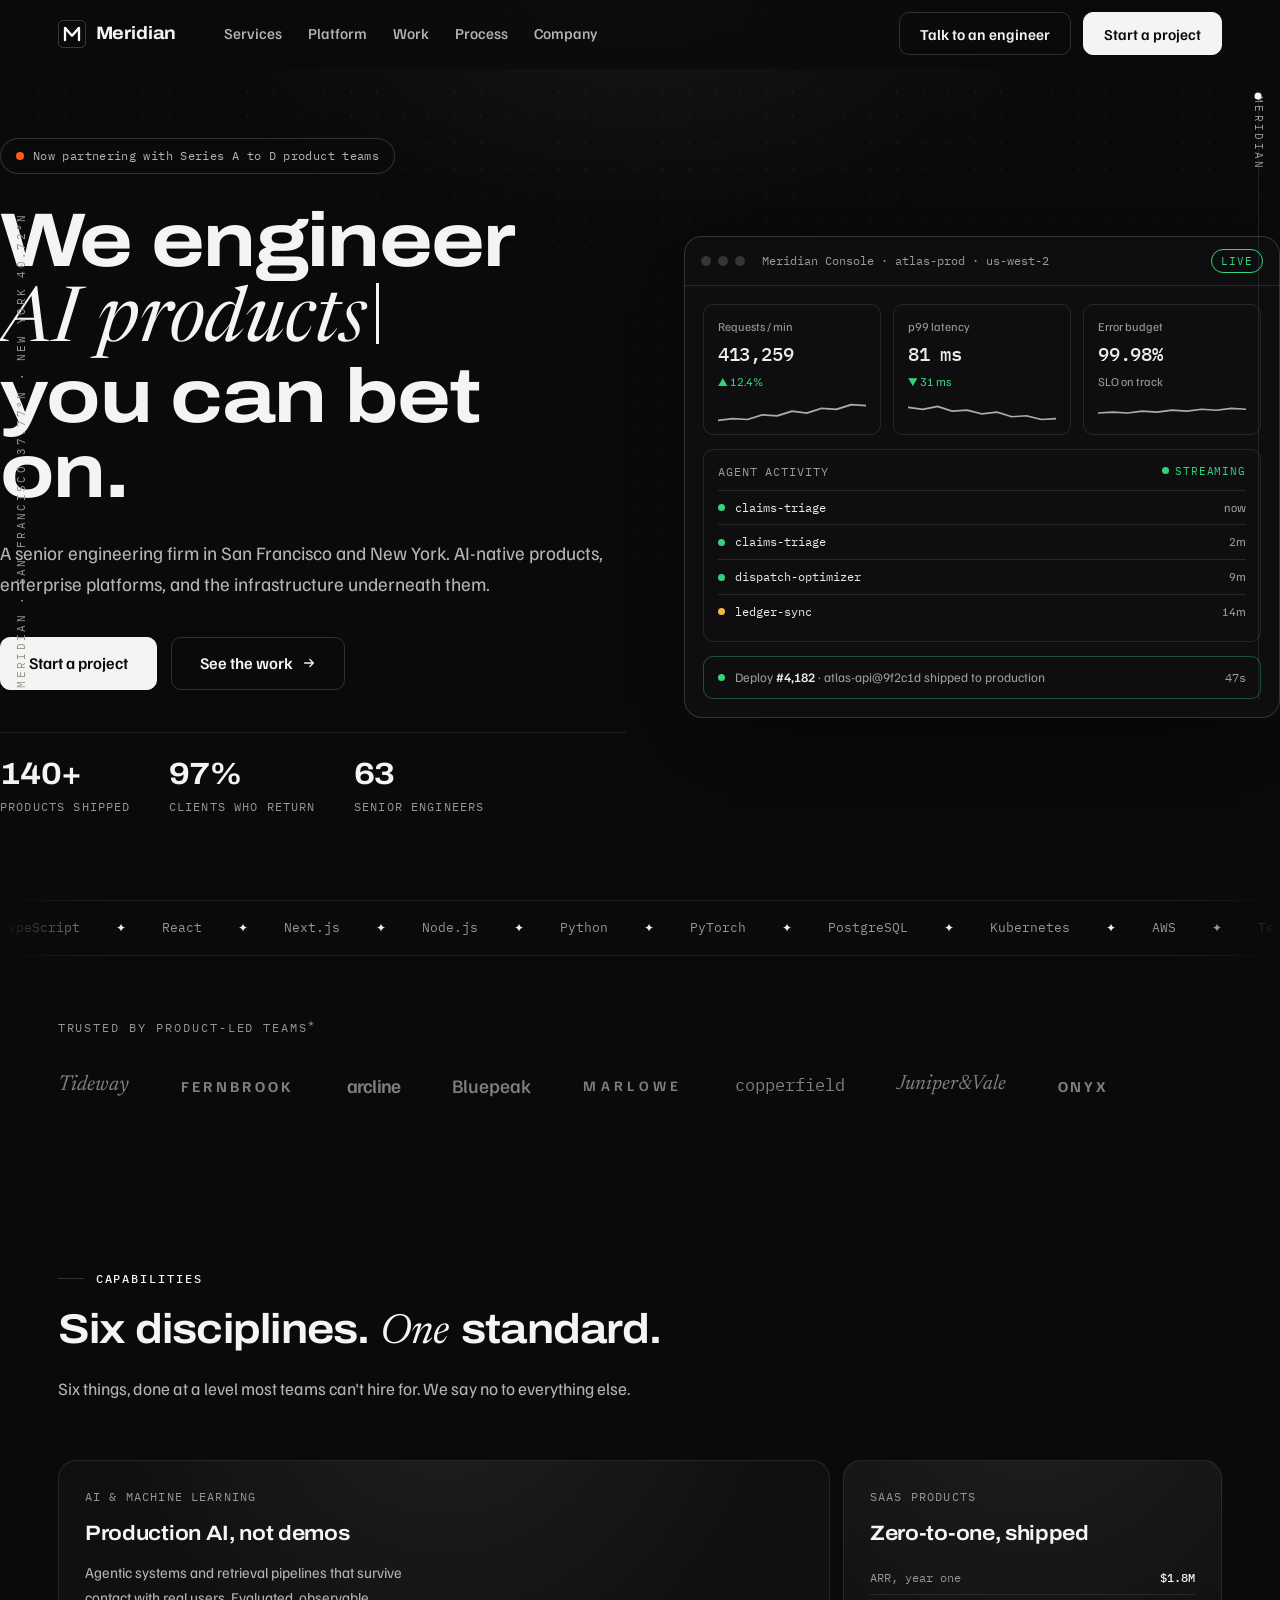
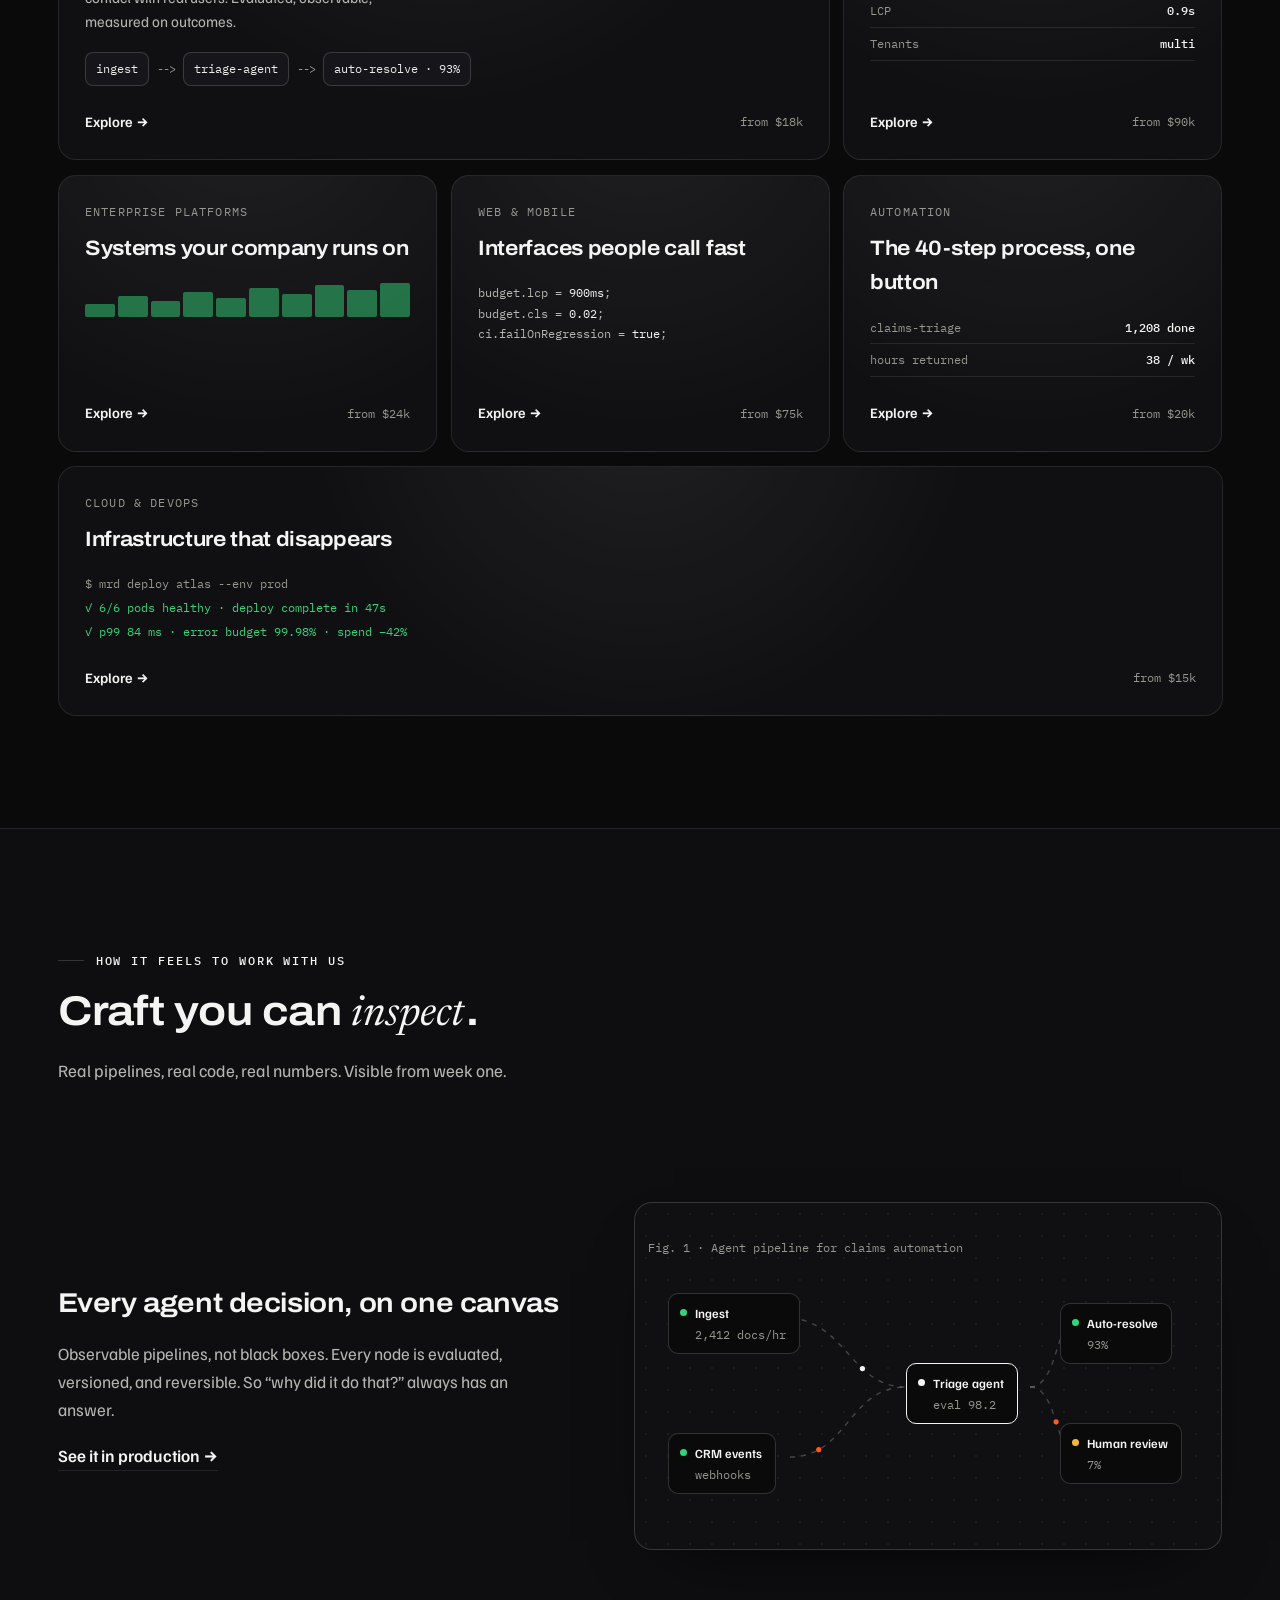
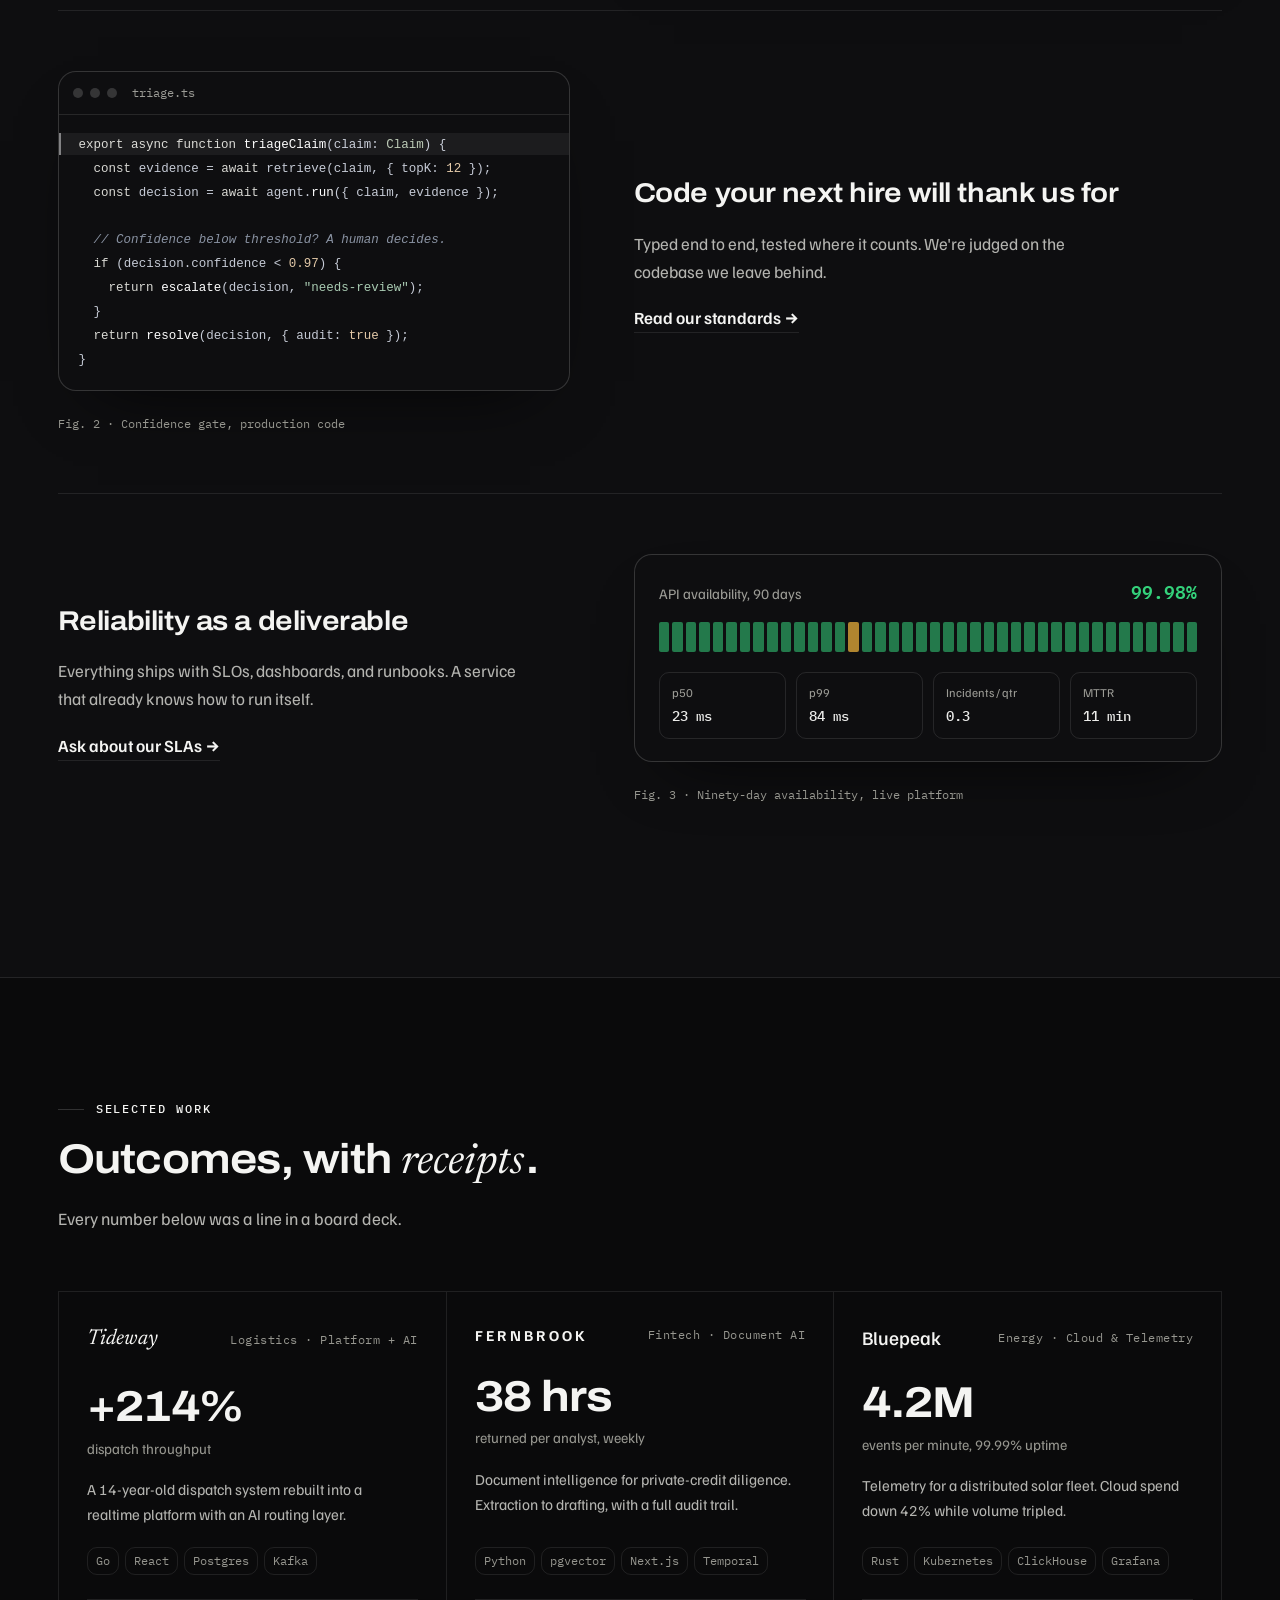
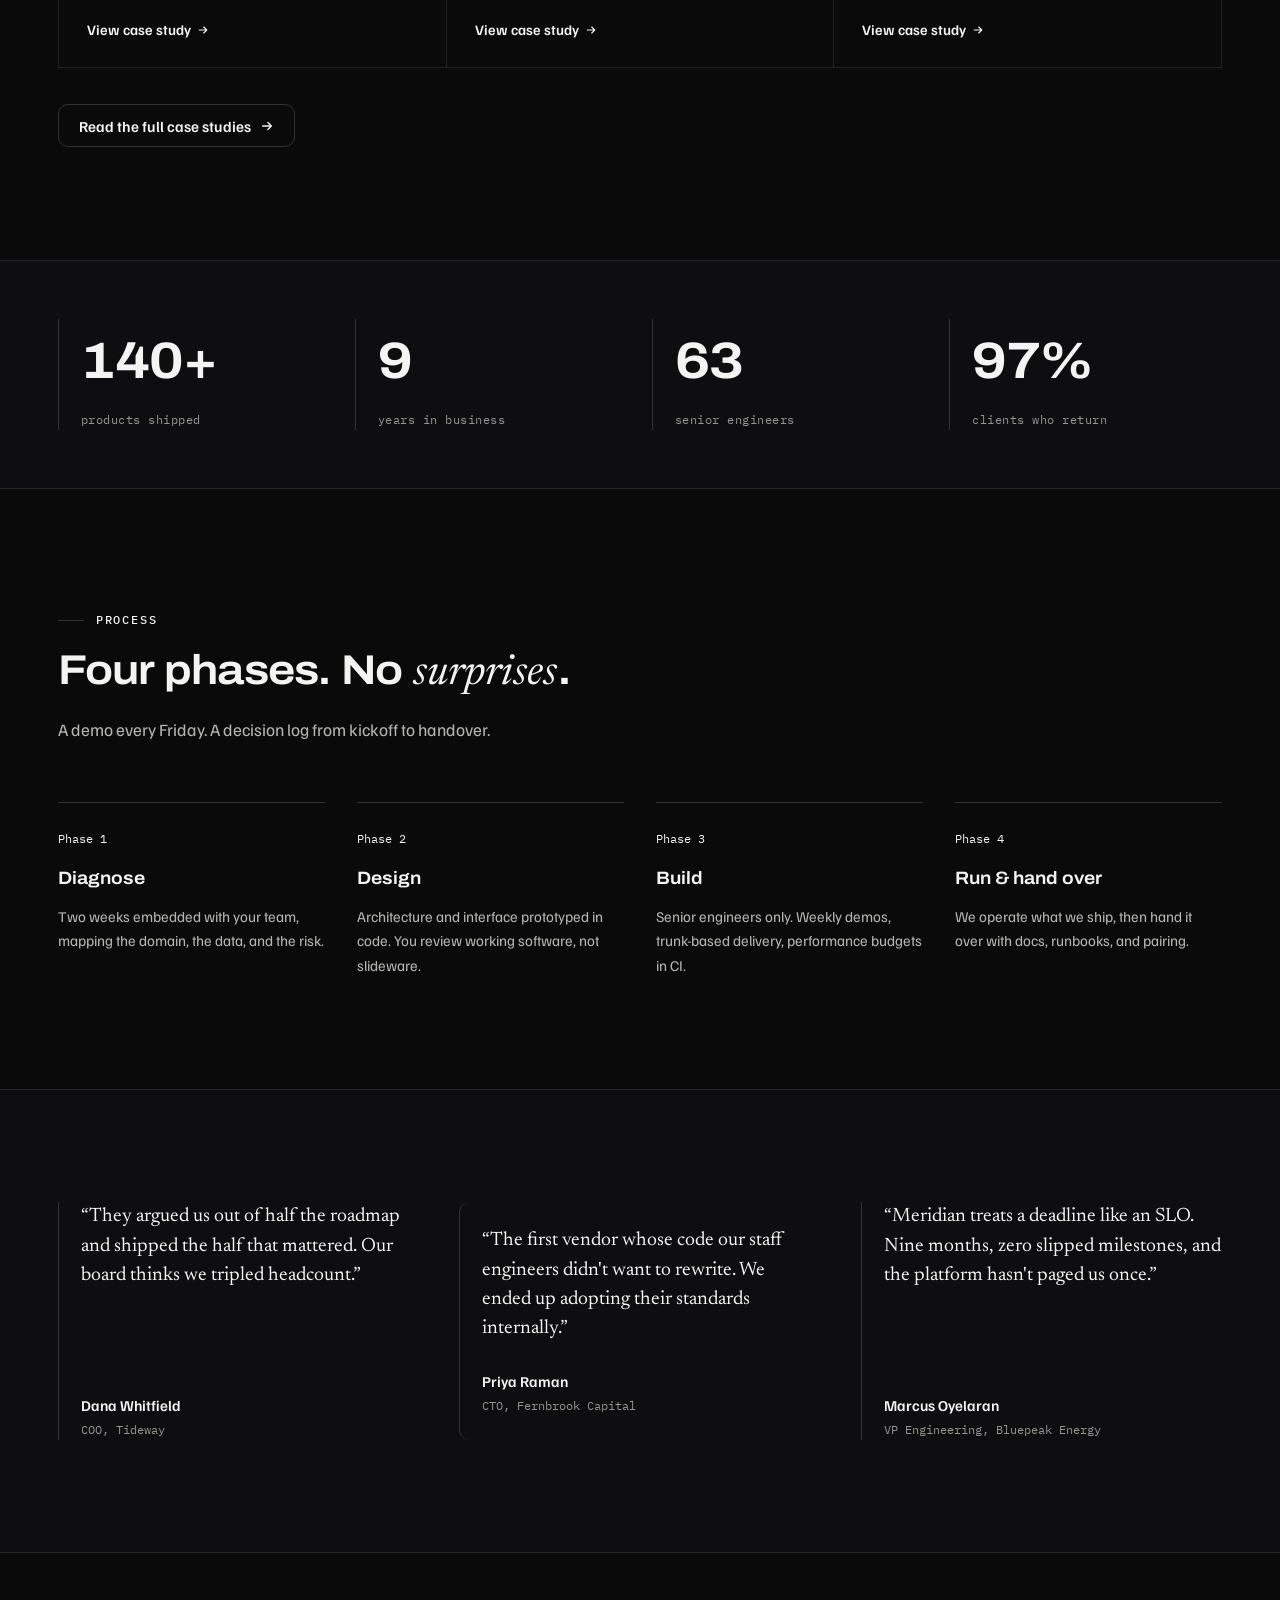
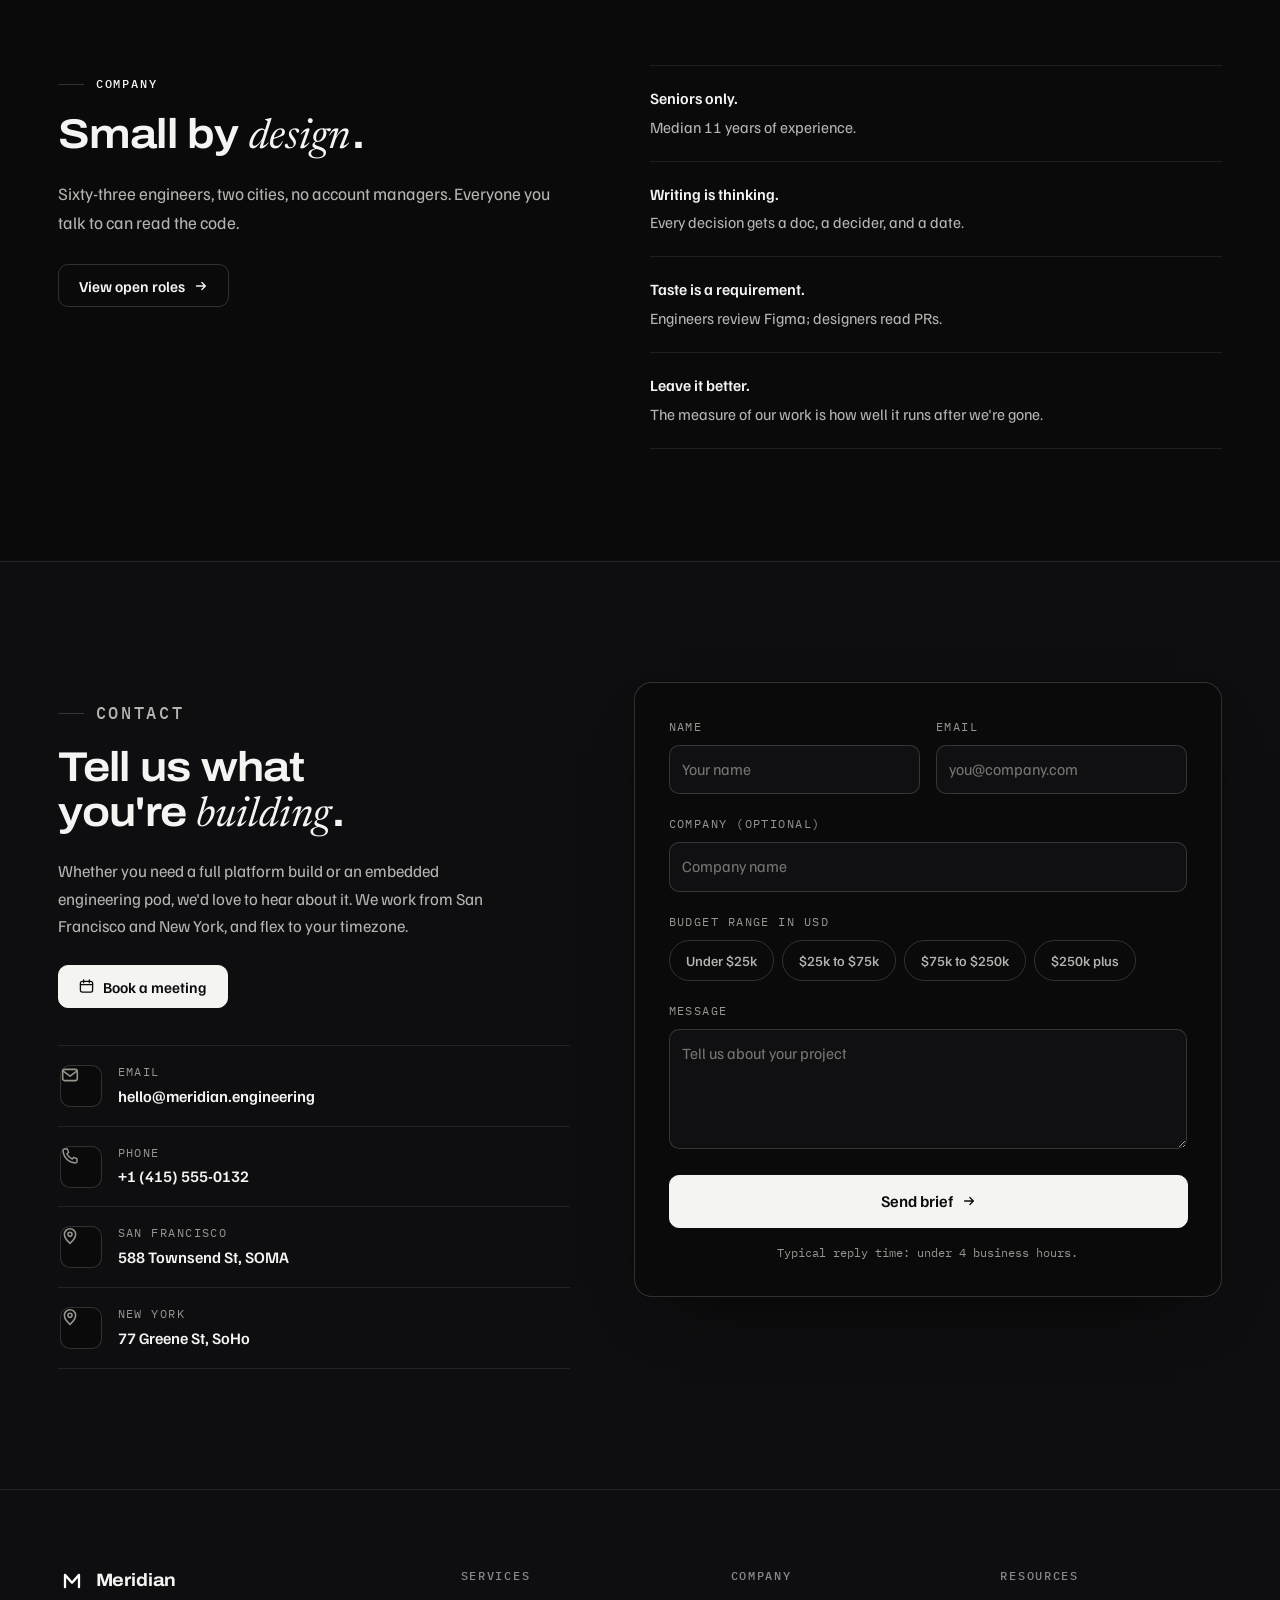
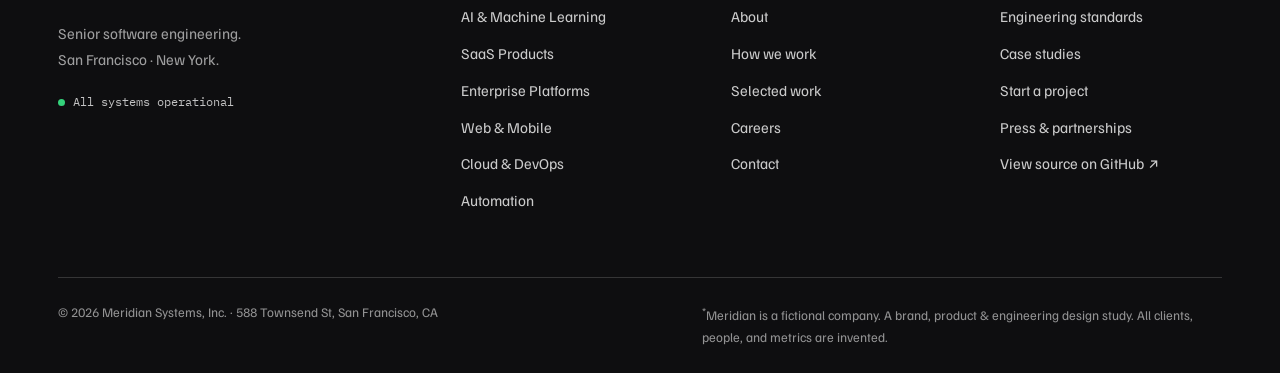
<file: index.html>
<!doctype html>
<html lang="en">
<head>
  <meta charset="utf-8">
  <meta name="viewport" content="width=device-width, initial-scale=1">
  <title>Meridian | Senior Software Engineering</title>
  <meta name="description" content="Meridian is a senior engineering firm in San Francisco and New York. We design and build AI-native products, enterprise platforms, and the infrastructure underneath them.">
  <meta property="og:title" content="Meridian | Senior Software Engineering">
  <meta property="og:description" content="AI-native products, enterprise platforms, cloud and automation. Built with the craft of a product company, not an agency.">
  <meta property="og:type" content="website">
  <meta name="theme-color" content="#0a0a0b">
  <link rel="icon" href="data:image/svg+xml,%3Csvg xmlns='http://www.w3.org/2000/svg' viewBox='0 0 32 32'%3E%3Crect width='32' height='32' rx='7' fill='%230a0a0b'/%3E%3Cpath d='M8 23V9l8 9 8-9v14' stroke='%23ffffff' stroke-width='2.6' fill='none' stroke-linecap='round' stroke-linejoin='round'/%3E%3C/svg%3E">
  <link rel="preconnect" href="https://fonts.googleapis.com">
  <link rel="preconnect" href="https://fonts.gstatic.com" crossorigin>
  <link href="https://fonts.googleapis.com/css2?family=Archivo:ital,wdth,wght@0,62..125,100..900;1,62..125,100..900&family=Familjen+Grotesk:ital,wght@0,400..700;1,400..700&family=Newsreader:ital,opsz,wght@1,6..72,400..500&family=IBM+Plex+Mono:wght@400;500&display=swap" rel="stylesheet">
  <link rel="stylesheet" href="css/styles.css">
</head>
<body>

  <a class="skip-link" href="#main">Skip to content</a>
  <div class="progress" id="progress" aria-hidden="true"></div>

  <!-- ======================= NAV ======================= -->
  <header class="nav" id="nav">
    <div class="nav-inner">
      <a class="brand" href="#top" aria-label="Meridian home">
        <svg class="brand-mark" viewBox="0 0 32 32" aria-hidden="true">
          <rect x="0.5" y="0.5" width="31" height="31" rx="5.5" fill="none" stroke="currentColor" stroke-opacity="0.35"/>
          <path d="M8 23V9l8 9 8-9v14" stroke="url(#mg)" stroke-width="2.6" fill="none" stroke-linecap="round" stroke-linejoin="round"/>
          <defs>
            <linearGradient id="mg" x1="8" y1="9" x2="24" y2="23" gradientUnits="userSpaceOnUse">
              <stop stop-color="#ffffff"/><stop offset="1" stop-color="#ffffff"/>
            </linearGradient>
          </defs>
        </svg>
        <span class="brand-name">Meridian</span>
      </a>
      <nav class="nav-links" aria-label="Primary">
        <a href="#capabilities">Services</a>
        <a href="#platform">Platform</a>
        <a href="work.html">Work</a>
        <a href="#process">Process</a>
        <a href="about.html">Company</a>
      </nav>
      <div class="nav-actions">
        <a class="btn btn-ghost" href="#contact">Talk to an engineer</a>
        <a class="btn btn-primary" href="#contact">Start a project</a>
        <button class="nav-toggle" id="navToggle" aria-expanded="false" aria-controls="mobileMenu" aria-label="Open menu">
          <span></span><span></span>
        </button>
      </div>
    </div>
    <div class="mobile-menu" id="mobileMenu">
      <a href="#capabilities">Services</a>
      <a href="#platform">Platform</a>
      <a href="work.html">Work</a>
      <a href="#process">Process</a>
      <a href="about.html">Company</a>
      <a class="btn btn-primary" href="#contact">Start a project</a>
    </div>
  </header>

  <main id="main">

    <!-- ======================= HERO ======================= -->
    <section class="hero" id="top">
      <div class="hero-bg" aria-hidden="true"></div>
      <canvas class="hero-canvas" id="heroCanvas" aria-hidden="true"></canvas>
      <div class="container hero-grid">
        <div class="hero-copy hero-stage">
          <div class="pill">
            <span class="pill-dot" aria-hidden="true"></span>
            Now partnering with Series A to D product teams
          </div>
          <h1 class="display">
            We engineer<br>
            <span class="rotator-wrap"><em class="accent-serif" id="rotator">AI products</em><span class="caret" aria-hidden="true"></span></span><br>
            you can bet on.
          </h1>
          <p class="hero-sub">
            A senior engineering firm in San&nbsp;Francisco and New&nbsp;York.
            AI-native products, enterprise platforms, and the infrastructure
            underneath them.
          </p>
          <div class="hero-cta">
            <a class="btn btn-primary btn-lg" href="#contact">Start a project</a>
            <a class="btn btn-ghost btn-lg" href="#work">See the work
              <svg width="14" height="14" viewBox="0 0 16 16" fill="none" aria-hidden="true"><path d="M3 8h10m0 0L9 4m4 4-4 4" stroke="currentColor" stroke-width="1.5" stroke-linecap="round" stroke-linejoin="round"/></svg>
            </a>
          </div>
          <div class="hero-stats" aria-label="Company numbers">
            <div><strong>140+</strong><span>products shipped</span></div>
            <div><strong>97%</strong><span>clients who return</span></div>
            <div><strong>63</strong><span>senior engineers</span></div>
          </div>
        </div>

        <!-- CSS-rendered product console. Real DOM, not a screenshot -->
        <div class="console-wrap" data-reveal data-reveal-delay="150">
          <div class="console-glow" aria-hidden="true"></div>
          <div class="console" role="img" aria-label="Meridian operations console showing deployment metrics and agent activity">
            <div class="console-top">
              <span class="tl-dot"></span><span class="tl-dot"></span><span class="tl-dot"></span>
              <span class="console-title">Meridian Console · atlas-prod · us-west-2</span>
              <span class="console-env">LIVE</span>
            </div>
            <div class="console-body">
              <aside class="console-side">
                <div class="cs-item is-active"><span class="cs-ico"></span>Overview</div>
                <div class="cs-item"><span class="cs-ico"></span>Agents</div>
                <div class="cs-item"><span class="cs-ico"></span>Pipelines</div>
                <div class="cs-item"><span class="cs-ico"></span>Deployments</div>
                <div class="cs-item"><span class="cs-ico"></span>Observability</div>
                <div class="cs-item"><span class="cs-ico"></span>Access</div>
              </aside>
              <div class="console-main">
                <div class="console-metrics">
                  <div class="metric">
                    <span class="metric-label">Requests / min</span>
                    <span class="metric-value" id="mReq">412,806</span>
                    <span class="metric-delta up">▲ 12.4%</span>
                    <svg class="spark" viewBox="0 0 100 28" preserveAspectRatio="none" aria-hidden="true">
                      <path d="M0 22 L10 20 L20 21 L30 16 L40 17 L50 12 L60 14 L70 9 L80 10 L90 5 L100 6" />
                    </svg>
                  </div>
                  <div class="metric">
                    <span class="metric-label">p99 latency</span>
                    <span class="metric-value" id="mLat">84 ms</span>
                    <span class="metric-delta up">▼ 31 ms</span>
                    <svg class="spark" viewBox="0 0 100 28" preserveAspectRatio="none" aria-hidden="true">
                      <path d="M0 8 L10 10 L20 7 L30 12 L40 11 L50 15 L60 13 L70 18 L80 17 L90 21 L100 20" />
                    </svg>
                  </div>
                  <div class="metric">
                    <span class="metric-label">Error budget</span>
                    <span class="metric-value">99.98%</span>
                    <span class="metric-delta">SLO on track</span>
                    <svg class="spark" viewBox="0 0 100 28" preserveAspectRatio="none" aria-hidden="true">
                      <path d="M0 14 L10 13 L20 14 L30 12 L40 13 L50 11 L60 12 L70 10 L80 11 L90 9 L100 10" />
                    </svg>
                  </div>
                </div>
                <div class="console-feed">
                  <div class="feed-title">Agent activity <span class="feed-live"><span class="dot ok pulse"></span>streaming</span></div>
                  <div id="feedRows">
                  <div class="feed-row"><span class="dot ok"></span><span class="feed-name">claims-triage</span><span class="feed-desc">Resolved 1,208 documents · 99.1% confidence</span><span class="feed-time">2m</span></div>
                  <div class="feed-row"><span class="dot ok"></span><span class="feed-name">dispatch-optimizer</span><span class="feed-desc">Re-routed 340 shipments · saved 6.2h</span><span class="feed-time">9m</span></div>
                  <div class="feed-row"><span class="dot warn"></span><span class="feed-name">ledger-sync</span><span class="feed-desc">Retrying upstream (attempt 2/5)</span><span class="feed-time">14m</span></div>
                  <div class="feed-row"><span class="dot ok"></span><span class="feed-name">churn-signals</span><span class="feed-desc">Weekly cohort model retrained · AUC 0.94</span><span class="feed-time">31m</span></div>
                  </div>
                </div>
                <div class="console-deploy">
                  <span class="dot ok pulse"></span>
                  <span>Deploy <strong>#4,182</strong> · atlas-api@9f2c1d shipped to production</span>
                  <span class="deploy-time">47s</span>
                </div>
              </div>
            </div>
          </div>
        </div>
      </div>
    </section>

    <!-- ======================= TECH MARQUEE ======================= -->
    <section class="marquee" aria-label="Technology stack">
      <div class="marquee-track" id="marqueeTrack">
        <span class="mq-item">TypeScript</span><span class="mq-sep">✦</span>
        <span class="mq-item">React</span><span class="mq-sep">✦</span>
        <span class="mq-item">Next.js</span><span class="mq-sep">✦</span>
        <span class="mq-item">Node.js</span><span class="mq-sep">✦</span>
        <span class="mq-item">Python</span><span class="mq-sep">✦</span>
        <span class="mq-item">PyTorch</span><span class="mq-sep">✦</span>
        <span class="mq-item">PostgreSQL</span><span class="mq-sep">✦</span>
        <span class="mq-item">Kubernetes</span><span class="mq-sep">✦</span>
        <span class="mq-item">AWS</span><span class="mq-sep">✦</span>
        <span class="mq-item">Terraform</span><span class="mq-sep">✦</span>
        <span class="mq-item">Go</span><span class="mq-sep">✦</span>
        <span class="mq-item">Rust</span><span class="mq-sep">✦</span>
        <span class="mq-item">Flutter</span><span class="mq-sep">✦</span>
        <span class="mq-item">Kafka</span><span class="mq-sep">✦</span>
        <span class="mq-item">Temporal</span><span class="mq-sep">✦</span>
        <span class="mq-item">Redis</span><span class="mq-sep">✦</span>
        <span class="mq-item">GraphQL</span><span class="mq-sep">✦</span>
        <span class="mq-item">Docker</span><span class="mq-sep">✦</span>
      </div>
    </section>

    <!-- ======================= LOGOS ======================= -->
    <section class="logos" aria-label="Selected clients">
      <div class="container">
        <p class="logos-label" data-reveal>Trusted by product-led teams<sup>*</sup></p>
        <div class="logos-row" data-reveal>
          <span class="logo-mark lm-1">Tideway</span>
          <span class="logo-mark lm-2">FERNBROOK</span>
          <span class="logo-mark lm-3">arcline</span>
          <span class="logo-mark lm-4">Bluepeak</span>
          <span class="logo-mark lm-5">MARLOWE</span>
          <span class="logo-mark lm-6">copperfield</span>
          <span class="logo-mark lm-7">Juniper&amp;Vale</span>
          <span class="logo-mark lm-8">ONYX</span>
        </div>
      </div>
    </section>

    <!-- ======================= CAPABILITIES ======================= -->
    <section class="section" id="capabilities">
      <div class="container">
        <div class="section-head" data-reveal>
          <p class="eyebrow">Capabilities</p>
          <h2 class="h2">Six disciplines. <em class="accent-serif">One</em> standard.</h2>
          <p class="section-sub">Six things, done at a level most teams can't hire for. We say no to everything else.</p>
        </div>

        <div class="bento" data-reveal>
          <a class="bento-tile bento-wide" href="service-ai.html">
            <span class="bento-kicker">AI &amp; Machine Learning</span>
            <h3>Production AI, not demos</h3>
            <p>Agentic systems and retrieval pipelines that survive contact with real users. Evaluated, observable, measured on outcomes.</p>
            <div class="mini mini-flow" aria-hidden="true">
              <span class="mini-node">ingest</span><span class="mini-arrow">--&gt;</span>
              <span class="mini-node">triage-agent</span><span class="mini-arrow">--&gt;</span>
              <span class="mini-node">auto-resolve · 93%</span>
            </div>
            <span class="bento-cta">Explore →<span class="bento-price">from $18k</span></span>
          </a>
          <a class="bento-tile" href="service-saas.html">
            <span class="bento-kicker">SaaS Products</span>
            <h3>Zero-to-one, shipped</h3>
            <div class="mini mini-rows" aria-hidden="true">
              <div class="mini-row"><span>ARR, year one</span><strong>$1.8M</strong></div>
              <div class="mini-row"><span>LCP</span><strong>0.9s</strong></div>
              <div class="mini-row"><span>Tenants</span><strong>multi</strong></div>
            </div>
            <span class="bento-cta">Explore →<span class="bento-price">from $90k</span></span>
          </a>
          <a class="bento-tile" href="service-enterprise.html">
            <span class="bento-kicker">Enterprise Platforms</span>
            <h3>Systems your company runs on</h3>
            <div class="mini mini-bars" aria-hidden="true">
              <span style="height:40%"></span><span style="height:62%"></span><span style="height:48%"></span><span style="height:74%"></span><span style="height:58%"></span><span style="height:86%"></span><span style="height:70%"></span><span style="height:96%"></span><span style="height:80%"></span><span style="height:100%"></span>
            </div>
            <span class="bento-cta">Explore →<span class="bento-price">from $24k</span></span>
          </a>
          <a class="bento-tile" href="service-mobile.html">
            <span class="bento-kicker">Web &amp; Mobile</span>
            <h3>Interfaces people call fast</h3>
            <div class="mini mini-code" aria-hidden="true">
              budget.lcp = <em>900ms</em>;<br>
              budget.cls = <em>0.02</em>;<br>
              ci.failOnRegression = <em>true</em>;
            </div>
            <span class="bento-cta">Explore →<span class="bento-price">from $75k</span></span>
          </a>
          <a class="bento-tile" href="service-automation.html">
            <span class="bento-kicker">Automation</span>
            <h3>The 40-step process, one button</h3>
            <div class="mini mini-rows" aria-hidden="true">
              <div class="mini-row"><span>claims-triage</span><strong>1,208 done</strong></div>
              <div class="mini-row"><span>hours returned</span><strong>38 / wk</strong></div>
            </div>
            <span class="bento-cta">Explore →<span class="bento-price">from $20k</span></span>
          </a>
          <a class="bento-tile bento-full" href="service-cloud.html">
            <span class="bento-kicker">Cloud &amp; DevOps</span>
            <h3>Infrastructure that disappears</h3>
            <div class="mini mini-term" aria-hidden="true">
              <span>$ mrd deploy atlas --env prod</span>
              <span class="t-ok">✓ 6/6 pods healthy · deploy complete in 47s</span>
              <span class="t-ok">✓ p99 84 ms · error budget 99.98% · spend −42%</span>
            </div>
            <span class="bento-cta">Explore →<span class="bento-price">from $15k</span></span>
          </a>
        </div>
      </div>
    </section>

    <!-- ======================= PLATFORM DEEP-DIVES ======================= -->
    <section class="section section-alt" id="platform">
      <div class="container">
        <div class="section-head" data-reveal>
          <p class="eyebrow">How it feels to work with us</p>
          <h2 class="h2">Craft you can <em class="accent-serif">inspect</em>.</h2>
          <p class="section-sub">Real pipelines, real code, real numbers. Visible from week one.</p>
        </div>

        <!-- Vignette 1: agent pipeline canvas -->
        <div class="vignette" data-reveal>
          <div class="vignette-copy">
                        <h3>Every agent decision, on one canvas</h3>
            <p>Observable pipelines, not black boxes. Every node is evaluated, versioned, and reversible. So “why did it do that?” always has an answer.</p>
            <a class="text-link" href="#work">See it in production →</a>
          </div>
          <div class="vignette-visual">
            <div class="canvas-card" aria-hidden="true">
              <div class="canvas-stage">
                <svg class="canvas-lines" viewBox="0 0 520 260">
                  <path class="flow" d="M112 60 C 180 60, 180 130, 238 130"/>
                  <path class="flow" d="M122 200 C 180 200, 180 130, 238 130"/>
                  <path class="flow" d="M362 130 C 388 130, 388 70, 402 70"/>
                  <path class="flow" d="M362 130 C 388 130, 388 190, 402 190"/>
                </svg>
                <div class="node" style="--x:20px; --y:56px;"><span class="node-dot ok"></span>Ingest<small>2,412 docs/hr</small></div>
                <div class="node" style="--x:20px; --y:196px;"><span class="node-dot ok"></span>CRM events<small>webhooks</small></div>
                <div class="node node-hot" style="--x:258px; --y:126px;"><span class="node-dot acc"></span>Triage agent<small>eval 98.2</small></div>
                <div class="node" style="--x:412px; --y:66px;"><span class="node-dot ok"></span>Auto-resolve<small>93%</small></div>
                <div class="node" style="--x:412px; --y:186px;"><span class="node-dot warn"></span>Human review<small>7%</small></div>
                <p class="fig-cap">Fig. 1 · Agent pipeline for claims automation</p>
          </div>
            </div>
          </div>
        </div>

        <!-- Vignette 2: code as design -->
        <div class="vignette vignette-flip" data-reveal>
          <div class="vignette-copy">
                        <h3>Code your next hire will thank us for</h3>
            <p>Typed end to end, tested where it counts. We're judged on the codebase we leave behind.</p>
            <a class="text-link" href="#process">Read our standards →</a>
          </div>
          <div class="vignette-visual">
            <div class="code-card" aria-hidden="true">
              <div class="code-top"><span class="tl-dot"></span><span class="tl-dot"></span><span class="tl-dot"></span><span class="code-file">triage.ts</span></div>
<pre class="code"><code><span class="c-kw">export async function</span> <span class="c-fn">triageClaim</span>(claim: <span class="c-ty">Claim</span>) {
  <span class="c-kw">const</span> evidence = <span class="c-kw">await</span> retrieve(claim, { topK: <span class="c-nu">12</span> });
  <span class="c-kw">const</span> decision = <span class="c-kw">await</span> agent.<span class="c-fn">run</span>({ claim, evidence });

  <span class="c-cm">// Confidence below threshold? A human decides.</span>
  <span class="c-kw">if</span> (decision.confidence &lt; <span class="c-nu">0.97</span>) {
    <span class="c-kw">return</span> <span class="c-fn">escalate</span>(decision, <span class="c-st">"needs-review"</span>);
  }
  <span class="c-kw">return</span> <span class="c-fn">resolve</span>(decision, { audit: <span class="c-nu">true</span> });
}</code></pre>
            </div>
            <p class="fig-cap">Fig. 2 · Confidence gate, production code</p>
          </div>
        </div>

        <!-- Vignette 3: reliability -->
        <div class="vignette" data-reveal>
          <div class="vignette-copy">
                        <h3>Reliability as a deliverable</h3>
            <p>Everything ships with SLOs, dashboards, and runbooks. A service that already knows how to run itself.</p>
            <a class="text-link" href="#contact">Ask about our SLAs →</a>
          </div>
          <div class="vignette-visual">
            <div class="ops-card" aria-hidden="true">
              <div class="ops-row"><span>API availability, 90 days</span><strong class="ok-text">99.98%</strong></div>
              <div class="uptime-bars">
                <span></span><span></span><span></span><span></span><span></span><span></span><span></span><span></span><span></span><span></span><span></span><span></span><span></span><span></span><span class="down"></span><span></span><span></span><span></span><span></span><span></span><span></span><span></span><span></span><span></span><span></span><span></span><span></span><span></span><span></span><span></span><span></span><span></span><span></span><span></span><span></span><span></span><span></span><span></span><span></span><span></span>
              </div>
              <div class="ops-grid">
                <div class="ops-stat"><span>p50</span><strong>23 ms</strong></div>
                <div class="ops-stat"><span>p99</span><strong>84 ms</strong></div>
                <div class="ops-stat"><span>Incidents / qtr</span><strong>0.3</strong></div>
                <div class="ops-stat"><span>MTTR</span><strong>11 min</strong></div>
              </div>
            </div>
            <p class="fig-cap">Fig. 3 · Ninety-day availability, live platform</p>
          </div>
        </div>
      </div>
    </section>

    <!-- ======================= WORK / CASE STUDIES ======================= -->
    <section class="section" id="work">
      <div class="container">
        <div class="section-head" data-reveal>
          <p class="eyebrow">Selected work</p>
          <h2 class="h2">Outcomes, with <em class="accent-serif">receipts</em>.</h2>
          <p class="section-sub">Every number below was a line in a board deck.</p>
        </div>
        <div class="cases">
          <article class="case tilt" data-reveal data-reveal-delay="0">
            <div class="case-top">
              <span class="case-brand lm-1">Tideway</span>
              <span class="case-tag">Logistics · Platform + AI</span>
            </div>
            <p class="case-metric">+214%</p>
            <p class="case-metric-label">dispatch throughput</p>
            <p class="case-desc">A 14-year-old dispatch system rebuilt into a realtime platform with an AI routing layer.</p>
            <div class="case-stack"><span>Go</span><span>React</span><span>Postgres</span><span>Kafka</span></div>
            <a class="case-link" href="case-tideway.html">View case study
              <svg width="12" height="12" viewBox="0 0 16 16" fill="none" aria-hidden="true"><path d="M3 8h10m0 0L9 4m4 4-4 4" stroke="currentColor" stroke-width="1.5" stroke-linecap="round" stroke-linejoin="round"/></svg>
            </a>
          </article>
          <article class="case tilt" data-reveal data-reveal-delay="110">
            <div class="case-top">
              <span class="case-brand lm-2">FERNBROOK</span>
              <span class="case-tag">Fintech · Document AI</span>
            </div>
            <p class="case-metric">38 hrs</p>
            <p class="case-metric-label">returned per analyst, weekly</p>
            <p class="case-desc">Document intelligence for private-credit diligence. Extraction to drafting, with a full audit trail.</p>
            <div class="case-stack"><span>Python</span><span>pgvector</span><span>Next.js</span><span>Temporal</span></div>
            <a class="case-link" href="case-fernbrook.html">View case study
              <svg width="12" height="12" viewBox="0 0 16 16" fill="none" aria-hidden="true"><path d="M3 8h10m0 0L9 4m4 4-4 4" stroke="currentColor" stroke-width="1.5" stroke-linecap="round" stroke-linejoin="round"/></svg>
            </a>
          </article>
          <article class="case tilt" data-reveal data-reveal-delay="220">
            <div class="case-top">
              <span class="case-brand lm-4">Bluepeak</span>
              <span class="case-tag">Energy · Cloud &amp; Telemetry</span>
            </div>
            <p class="case-metric">4.2M</p>
            <p class="case-metric-label">events per minute, 99.99% uptime</p>
            <p class="case-desc">Telemetry for a distributed solar fleet. Cloud spend down 42% while volume tripled.</p>
            <div class="case-stack"><span>Rust</span><span>Kubernetes</span><span>ClickHouse</span><span>Grafana</span></div>
            <a class="case-link" href="case-bluepeak.html">View case study
              <svg width="12" height="12" viewBox="0 0 16 16" fill="none" aria-hidden="true"><path d="M3 8h10m0 0L9 4m4 4-4 4" stroke="currentColor" stroke-width="1.5" stroke-linecap="round" stroke-linejoin="round"/></svg>
            </a>
          </article>
        </div>
        <div class="work-more" data-reveal>
          <a class="btn btn-ghost" href="work.html">Read the full case studies
            <svg width="14" height="14" viewBox="0 0 16 16" fill="none" aria-hidden="true"><path d="M3 8h10m0 0L9 4m4 4-4 4" stroke="currentColor" stroke-width="1.5" stroke-linecap="round" stroke-linejoin="round"/></svg>
          </a>
        </div>
      </div>
    </section>

    <!-- ======================= STATS BAND ======================= -->
    <section class="stats" aria-label="Company statistics">
      <div class="container stats-row" data-reveal>
        <div class="stat"><span class="stat-num" data-count="140" data-suffix="+">0</span><span class="stat-label">products shipped</span></div>
        <div class="stat"><span class="stat-num" data-count="9">0</span><span class="stat-label">years in business</span></div>
        <div class="stat"><span class="stat-num" data-count="63">0</span><span class="stat-label">senior engineers</span></div>
        <div class="stat"><span class="stat-num" data-count="97" data-suffix="%">0</span><span class="stat-label">clients who return</span></div>
      </div>
    </section>

    <!-- ======================= PROCESS ======================= -->
    <section class="section" id="process">
      <div class="container">
        <div class="section-head" data-reveal>
          <p class="eyebrow">Process</p>
          <h2 class="h2">Four phases. No <em class="accent-serif">surprises</em>.</h2>
          <p class="section-sub">A demo every Friday. A decision log from kickoff to handover.</p>
        </div>
        <div class="steps">
          <div class="step" data-reveal data-reveal-delay="0">
            <span class="step-num">Phase 1</span>
            <h3>Diagnose</h3>
            <p>Two weeks embedded with your team, mapping the domain, the data, and the risk.</p>
          </div>
          <div class="step" data-reveal data-reveal-delay="90">
            <span class="step-num">Phase 2</span>
            <h3>Design</h3>
            <p>Architecture and interface prototyped in code. You review working software, not slideware.</p>
          </div>
          <div class="step" data-reveal data-reveal-delay="180">
            <span class="step-num">Phase 3</span>
            <h3>Build</h3>
            <p>Senior engineers only. Weekly demos, trunk-based delivery, performance budgets in CI.</p>
          </div>
          <div class="step" data-reveal data-reveal-delay="270">
            <span class="step-num">Phase 4</span>
            <h3>Run &amp; hand over</h3>
            <p>We operate what we ship, then hand it over with docs, runbooks, and pairing.</p>
          </div>
        </div>
      </div>
    </section>

    <!-- ======================= TESTIMONIALS ======================= -->
    <section class="section section-alt" aria-label="Testimonials">
      <div class="container">
        <div class="quotes">
          <figure class="quote" data-reveal data-reveal-delay="0">
            <blockquote>“They argued us out of half the roadmap and shipped the half that mattered. Our board thinks we tripled headcount.”</blockquote>
            <figcaption><strong>Dana Whitfield</strong><span>COO, Tideway</span></figcaption>
          </figure>
          <figure class="quote quote-featured" data-reveal data-reveal-delay="110">
            <blockquote>“The first vendor whose code our staff engineers didn't want to rewrite. We ended up adopting their standards internally.”</blockquote>
            <figcaption><strong>Priya Raman</strong><span>CTO, Fernbrook Capital</span></figcaption>
          </figure>
          <figure class="quote" data-reveal data-reveal-delay="220">
            <blockquote>“Meridian treats a deadline like an SLO. Nine months, zero slipped milestones, and the platform hasn't paged us once.”</blockquote>
            <figcaption><strong>Marcus Oyelaran</strong><span>VP Engineering, Bluepeak Energy</span></figcaption>
          </figure>
        </div>
      </div>
    </section>

    <!-- ======================= COMPANY / CAREERS ======================= -->
    <section class="section" id="company">
      <div class="container company-grid">
        <div class="company-copy" data-reveal>
          <p class="eyebrow">Company</p>
          <h2 class="h2">Small by <em class="accent-serif">design</em>.</h2>
          <p class="section-sub">Sixty-three engineers, two cities, no account managers. Everyone you talk to can read the code.</p>
          <a class="btn btn-ghost" href="about.html#careers">View open roles
            <svg width="14" height="14" viewBox="0 0 16 16" fill="none" aria-hidden="true"><path d="M3 8h10m0 0L9 4m4 4-4 4" stroke="currentColor" stroke-width="1.5" stroke-linecap="round" stroke-linejoin="round"/></svg>
          </a>
        </div>
        <ul class="values" data-reveal>
          <li><strong>Seniors only.</strong> Median 11 years of experience.</li>
          <li><strong>Writing is thinking.</strong> Every decision gets a doc, a decider, and a date.</li>
          <li><strong>Taste is a requirement.</strong> Engineers review Figma; designers read PRs.</li>
          <li><strong>Leave it better.</strong> The measure of our work is how well it runs after we're gone.</li>
        </ul>
      </div>
    </section>

    <!-- ======================= CONTACT ======================= -->
    <section class="cta" id="contact">
      <div class="cta-glow" aria-hidden="true"></div>
      <div class="container contact-grid">
        <div class="contact-copy" data-reveal>
          <p class="eyebrow">Contact</p>
          <h2 class="h2">Tell us what you're <em class="accent-serif">building</em>.</h2>
          <p>Whether you need a full platform build or an embedded engineering pod, we'd love to hear about it. We work from San Francisco and New York, and flex to your timezone.</p>
          <a class="btn btn-primary" href="mailto:hello@meridian.engineering?subject=Book%20a%20meeting">
            <svg width="15" height="15" viewBox="0 0 16 16" fill="none" aria-hidden="true"><rect x="1.5" y="2.5" width="13" height="11.5" rx="2" stroke="currentColor" stroke-width="1.4"/><path d="M1.5 6h13M5 1v3M11 1v3" stroke="currentColor" stroke-width="1.4" stroke-linecap="round"/></svg>
            Book a meeting
          </a>
          <div class="contact-cards">
            <a class="contact-card" href="mailto:hello@meridian.engineering">
              <span class="contact-ico" aria-hidden="true"><svg width="18" height="18" viewBox="0 0 16 16" fill="none"><rect x="1.5" y="3" width="13" height="10" rx="2" stroke="currentColor" stroke-width="1.4"/><path d="m2 4.5 6 4.5 6-4.5" stroke="currentColor" stroke-width="1.4" stroke-linecap="round" stroke-linejoin="round"/></svg></span>
              <div><span>Email</span><strong>hello@meridian.engineering</strong></div>
            </a>
            <a class="contact-card" href="tel:+14155550132">
              <span class="contact-ico" aria-hidden="true"><svg width="18" height="18" viewBox="0 0 16 16" fill="none"><path d="M3.2 1.8h2.4l1.2 3-1.6 1.2a10 10 0 0 0 4.8 4.8l1.2-1.6 3 1.2v2.4a1.4 1.4 0 0 1-1.5 1.4C6.6 13.7 2.3 9.4 1.8 3.3a1.4 1.4 0 0 1 1.4-1.5Z" stroke="currentColor" stroke-width="1.3" stroke-linejoin="round"/></svg></span>
              <div><span>Phone</span><strong>+1 (415) 555-0132</strong></div>
            </a>
            <div class="contact-card">
              <span class="contact-ico" aria-hidden="true"><svg width="18" height="18" viewBox="0 0 16 16" fill="none"><path d="M8 14.5s5-4.1 5-8a5 5 0 1 0-10 0c0 3.9 5 8 5 8Z" stroke="currentColor" stroke-width="1.4"/><circle cx="8" cy="6.5" r="1.8" stroke="currentColor" stroke-width="1.4"/></svg></span>
              <div><span>San Francisco</span><strong>588 Townsend St, SOMA</strong></div>
            </div>
            <div class="contact-card">
              <span class="contact-ico" aria-hidden="true"><svg width="18" height="18" viewBox="0 0 16 16" fill="none"><path d="M8 14.5s5-4.1 5-8a5 5 0 1 0-10 0c0 3.9 5 8 5 8Z" stroke="currentColor" stroke-width="1.4"/><circle cx="8" cy="6.5" r="1.8" stroke="currentColor" stroke-width="1.4"/></svg></span>
              <div><span>New York</span><strong>77 Greene St, SoHo</strong></div>
            </div>
          </div>
        </div>

        <form class="form-card" id="briefForm" data-reveal data-reveal-delay="120">
          <div class="form-row">
            <div class="form-field">
              <label for="bfName">Name</label>
              <input id="bfName" name="name" type="text" placeholder="Your name" autocomplete="name" required>
            </div>
            <div class="form-field">
              <label for="bfEmail">Email</label>
              <input id="bfEmail" name="email" type="email" placeholder="you@company.com" autocomplete="email" required>
            </div>
          </div>
          <div class="form-field">
            <label for="bfCompany">Company (optional)</label>
            <input id="bfCompany" name="company" type="text" placeholder="Company name" autocomplete="organization">
          </div>
          <div class="form-field">
            <label id="budgetLabel">Budget range in USD</label>
            <div class="chip-row" id="budgetChips" role="radiogroup" aria-labelledby="budgetLabel">
              <button type="button" class="chip" role="radio" aria-checked="false">Under $25k</button>
              <button type="button" class="chip" role="radio" aria-checked="false">$25k to $75k</button>
              <button type="button" class="chip" role="radio" aria-checked="false">$75k to $250k</button>
              <button type="button" class="chip" role="radio" aria-checked="false">$250k plus</button>
            </div>
          </div>
          <div class="form-field">
            <label for="bfMsg">Message</label>
            <textarea id="bfMsg" name="message" placeholder="Tell us about your project" required></textarea>
          </div>
          <button class="btn btn-primary btn-lg" type="submit">Send brief
            <svg width="14" height="14" viewBox="0 0 16 16" fill="none" aria-hidden="true"><path d="M3 8h10m0 0L9 4m4 4-4 4" stroke="currentColor" stroke-width="1.5" stroke-linecap="round" stroke-linejoin="round"/></svg>
          </button>
          <p class="form-note">Typical reply time: under 4 business hours.</p>
          <p class="form-status" id="formStatus" role="status">Opening your email client with the brief. Send it and we'll take it from there.</p>
        </form>
      </div>
    </section>
  </main>

  <!-- ======================= FOOTER ======================= -->
  <footer class="footer">
    <div class="container">
      <div class="footer-grid">
        <div class="footer-brand">
          <a class="brand" href="#top" aria-label="Meridian home">
            <svg class="brand-mark" viewBox="0 0 32 32" aria-hidden="true">
              <rect x="0.5" y="0.5" width="31" height="31" rx="5.5" fill="none" stroke="currentColor" stroke-opacity="0.35"/>
              <path d="M8 23V9l8 9 8-9v14" stroke="url(#mg2)" stroke-width="2.6" fill="none" stroke-linecap="round" stroke-linejoin="round"/>
              <defs><linearGradient id="mg2" x1="8" y1="9" x2="24" y2="23" gradientUnits="userSpaceOnUse"><stop stop-color="#ffffff"/><stop offset="1" stop-color="#ffffff"/></linearGradient></defs>
            </svg>
            <span class="brand-name">Meridian</span>
          </a>
          <p class="footer-tag">Senior software engineering.<br>San Francisco · New York.</p>
          <p class="footer-status"><span class="dot ok pulse"></span>All systems operational</p>
        </div>
        <nav class="footer-col" aria-label="Capabilities">
          <h3>Services</h3>
          <a href="service-ai.html">AI &amp; Machine Learning</a>
          <a href="service-saas.html">SaaS Products</a>
          <a href="service-enterprise.html">Enterprise Platforms</a>
          <a href="service-mobile.html">Web &amp; Mobile</a>
          <a href="service-cloud.html">Cloud &amp; DevOps</a>
          <a href="service-automation.html">Automation</a>
        </nav>
        <nav class="footer-col" aria-label="Company">
          <h3>Company</h3>
          <a href="about.html">About</a>
          <a href="#process">How we work</a>
          <a href="work.html">Selected work</a>
          <a href="about.html#careers">Careers</a>
          <a href="#contact">Contact</a>
        </nav>
        <nav class="footer-col" aria-label="Resources">
          <h3>Resources</h3>
          <a href="#platform">Engineering standards</a>
          <a href="work.html">Case studies</a>
          <a href="#contact">Start a project</a>
          <a href="mailto:press@meridian.engineering">Press &amp; partnerships</a>
          <a href="https://github.com/WebfluenceTech/Company-Website" target="_blank" rel="noopener">View source on GitHub ↗</a>
        </nav>
      </div>
      <div class="footer-bottom">
        <p>© <span id="year">2026</span> Meridian Systems, Inc. · 588 Townsend St, San Francisco, CA</p>
        <p class="footer-disclosure"><sup>*</sup>Meridian is a fictional company. A brand, product &amp; engineering design study. All clients, people, and metrics are invented.</p>
      </div>
    </div>
  </footer>

  <script src="js/app.js" defer></script>
</body>
</html>
</file>
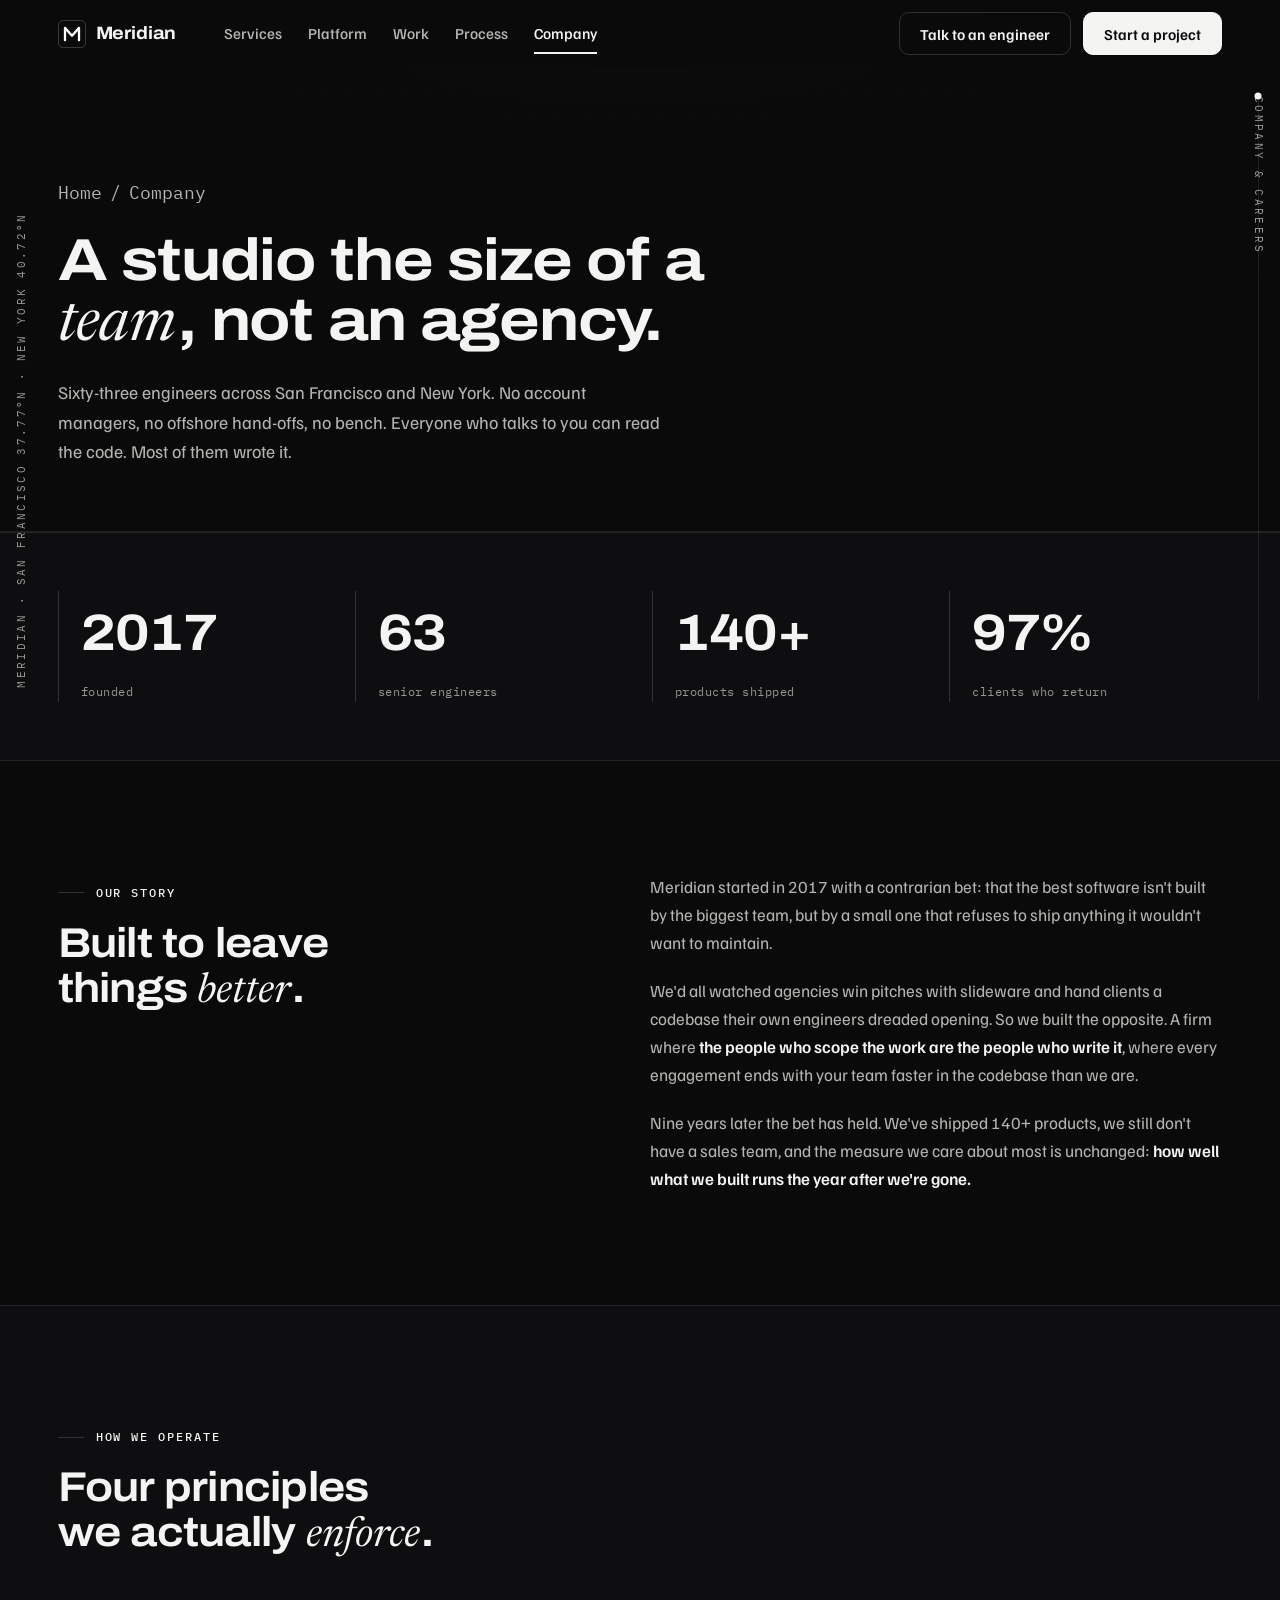
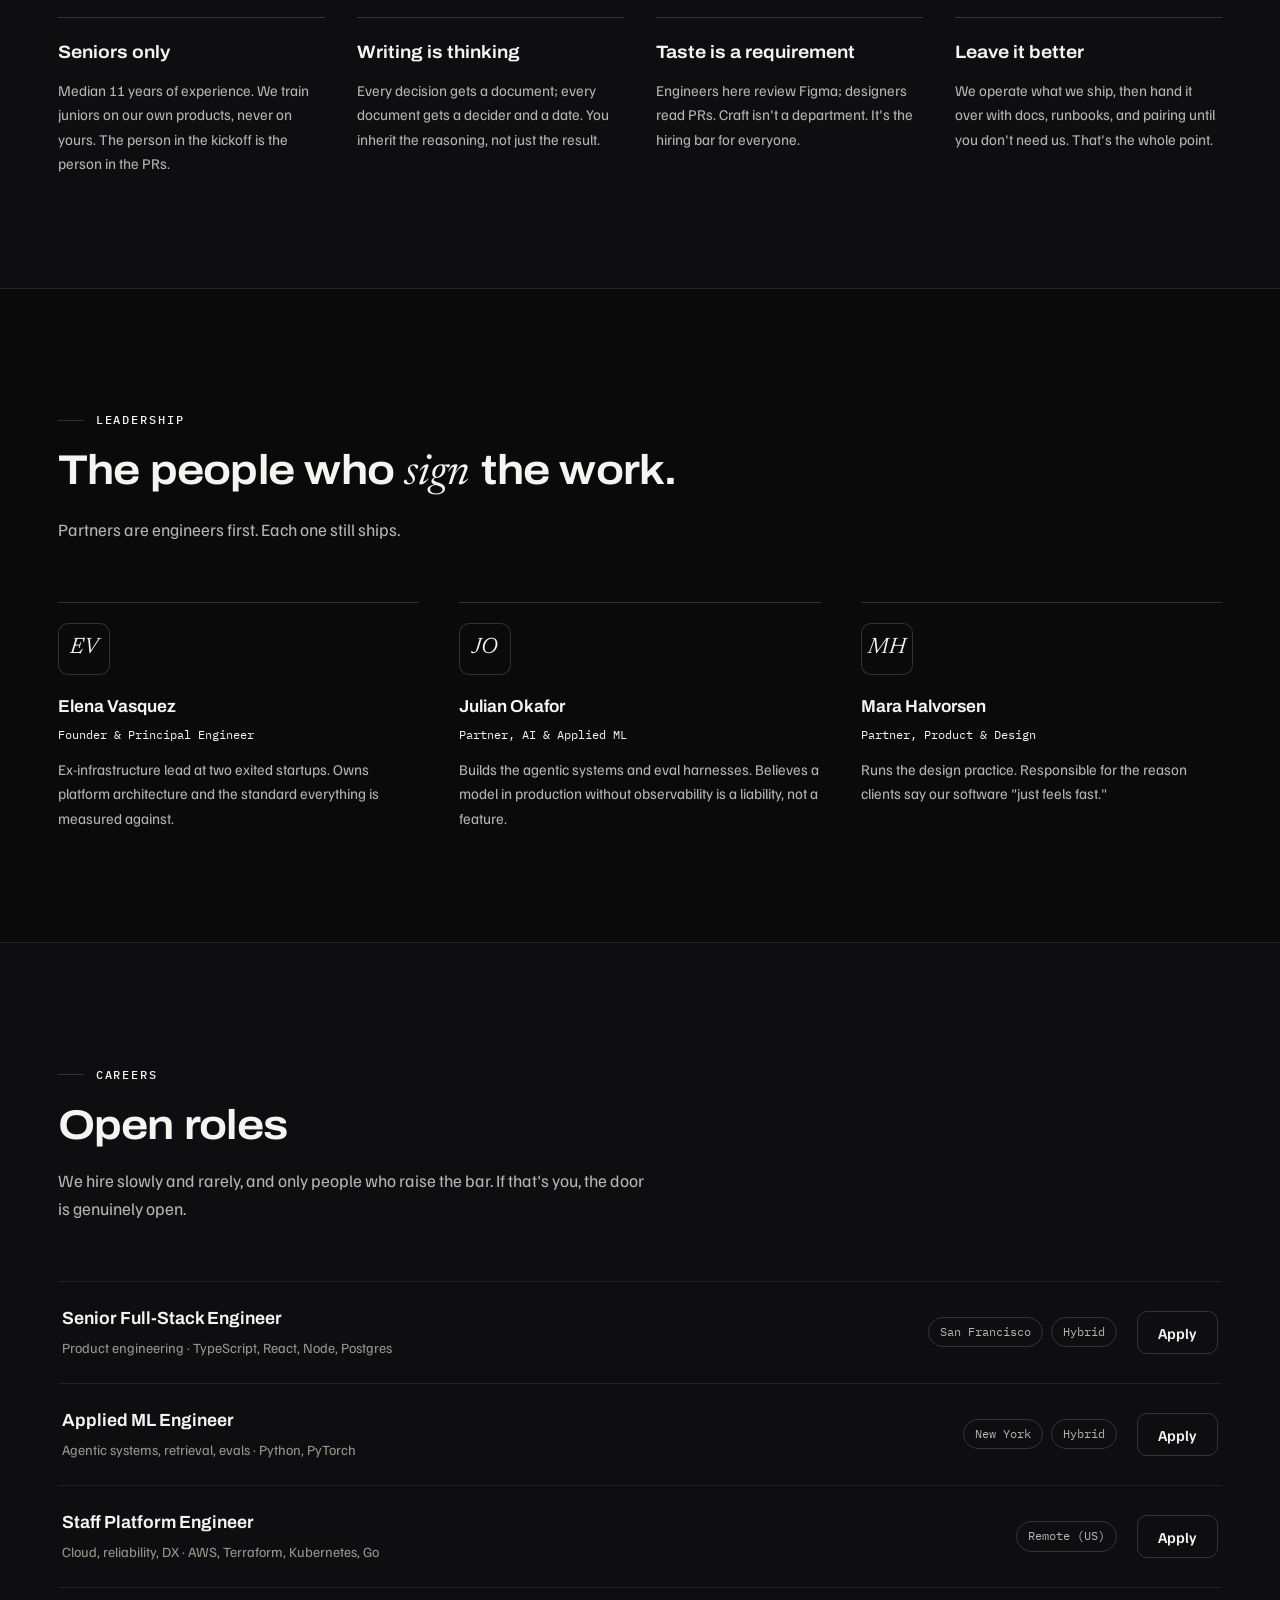
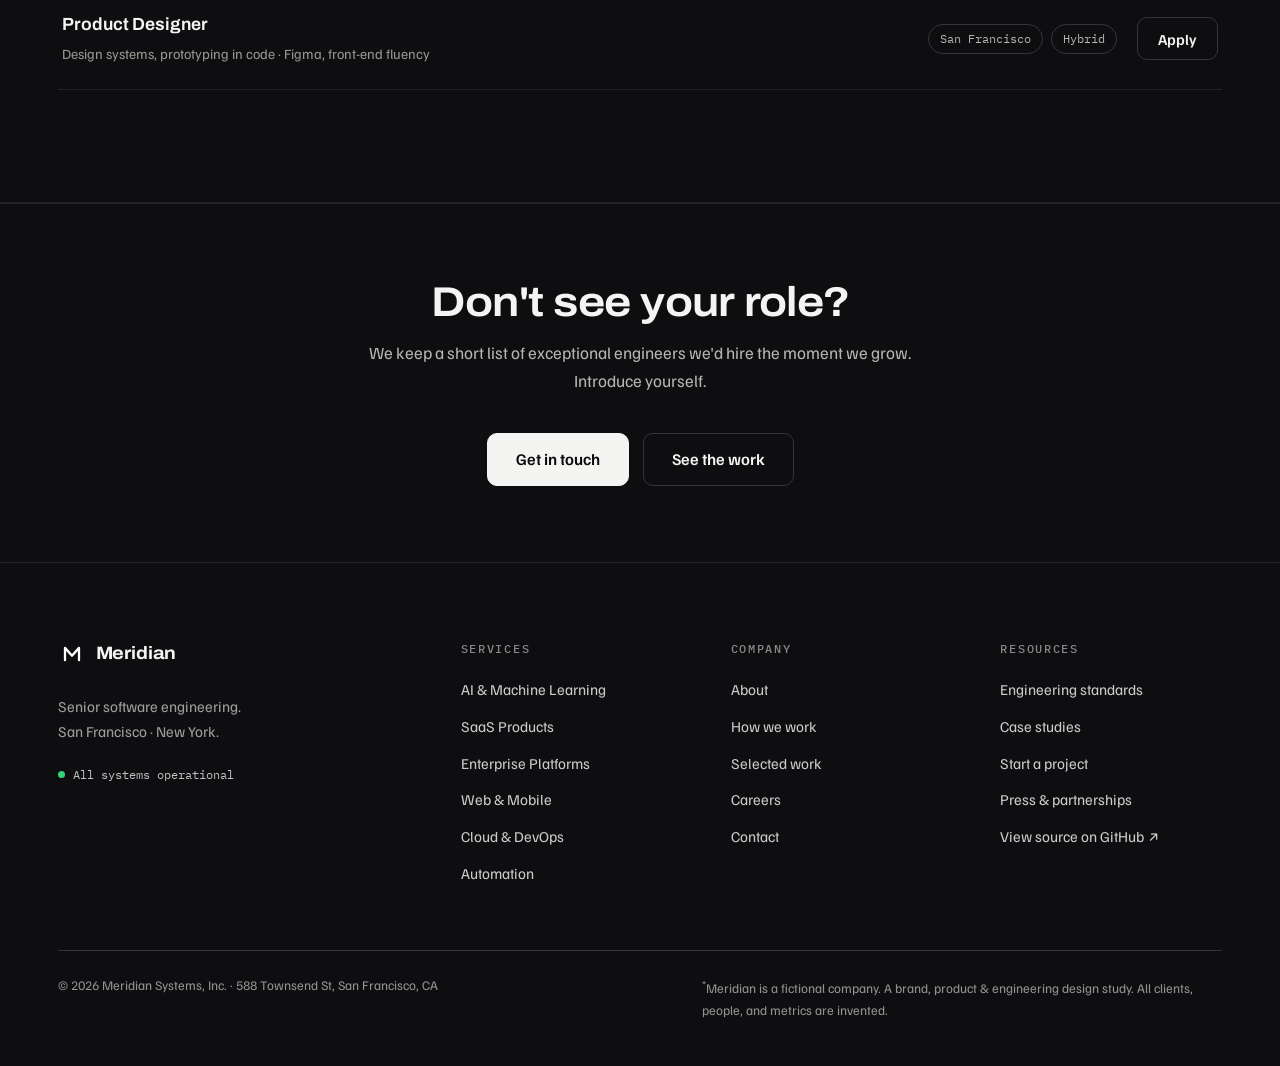
<file: about.html>
<!doctype html>
<html lang="en">
<head>
  <meta charset="utf-8">
  <meta name="viewport" content="width=device-width, initial-scale=1">
  <title>Company & Careers | Meridian</title>
  <meta name="description" content="Meridian is a senior software engineering firm in San Francisco and New York. Small by design. Sixty-three engineers, no account managers. Meet the team and see open roles.">
  <meta property="og:title" content="Company & Careers | Meridian">
  <meta property="og:description" content="Small by design. Senior software engineering in San Francisco and New York.">
  <meta name="theme-color" content="#0a0a0b">
  <link rel="icon" href="data:image/svg+xml,%3Csvg xmlns='http://www.w3.org/2000/svg' viewBox='0 0 32 32'%3E%3Crect width='32' height='32' rx='7' fill='%230a0a0b'/%3E%3Cpath d='M8 23V9l8 9 8-9v14' stroke='%23ffffff' stroke-width='2.6' fill='none' stroke-linecap='round' stroke-linejoin='round'/%3E%3C/svg%3E">
  <link rel="preconnect" href="https://fonts.googleapis.com">
  <link rel="preconnect" href="https://fonts.gstatic.com" crossorigin>
  <link href="https://fonts.googleapis.com/css2?family=Archivo:ital,wdth,wght@0,62..125,100..900;1,62..125,100..900&family=Familjen+Grotesk:ital,wght@0,400..700;1,400..700&family=Newsreader:ital,opsz,wght@1,6..72,400..500&family=IBM+Plex+Mono:wght@400;500&display=swap" rel="stylesheet">
  <link rel="stylesheet" href="css/styles.css">
</head>
<body>
  <a class="skip-link" href="#main">Skip to content</a>

  <header class="nav is-scrolled" id="nav">
    <div class="nav-inner">
      <a class="brand" href="index.html" aria-label="Meridian home">
        <svg class="brand-mark" viewBox="0 0 32 32" aria-hidden="true">
          <rect x="0.5" y="0.5" width="31" height="31" rx="5.5" fill="none" stroke="currentColor" stroke-opacity="0.35"/>
          <path d="M8 23V9l8 9 8-9v14" stroke="url(#mg)" stroke-width="2.6" fill="none" stroke-linecap="round" stroke-linejoin="round"/>
          <defs><linearGradient id="mg" x1="8" y1="9" x2="24" y2="23" gradientUnits="userSpaceOnUse"><stop stop-color="#ffffff"/><stop offset="1" stop-color="#ffffff"/></linearGradient></defs>
        </svg>
        <span class="brand-name">Meridian</span>
      </a>
      <nav class="nav-links" aria-label="Primary">
        <a href="index.html#capabilities">Services</a>
        <a href="index.html#platform">Platform</a>
        <a href="work.html">Work</a>
        <a href="index.html#process">Process</a>
        <a href="about.html" aria-current="page">Company</a>
      </nav>
      <div class="nav-actions">
        <a class="btn btn-ghost" href="index.html#contact">Talk to an engineer</a>
        <a class="btn btn-primary" href="index.html#contact">Start a project</a>
        <button class="nav-toggle" id="navToggle" aria-expanded="false" aria-controls="mobileMenu" aria-label="Open menu"><span></span><span></span></button>
      </div>
    </div>
    <div class="mobile-menu" id="mobileMenu">
      <a href="index.html#capabilities">Services</a>
      <a href="index.html#platform">Platform</a>
      <a href="work.html">Work</a>
      <a href="index.html#process">Process</a>
      <a href="about.html">Company</a>
      <a class="btn btn-primary" href="index.html#contact">Start a project</a>
    </div>
  </header>

  <main id="main">

    <section class="subhero">
      <div class="hero-bg" aria-hidden="true"></div>
      <div class="container">
        <div class="subhero-inner" data-reveal>
          <p class="crumb"><a href="index.html">Home</a> <span>/</span> Company</p>
          <h1>A studio the size of a <em class="accent-serif">team</em>, not an agency.</h1>
          <p>Sixty-three engineers across San&nbsp;Francisco and New&nbsp;York. No account managers, no offshore hand-offs, no bench. Everyone who talks to you can read the code. Most of them wrote it.</p>
        </div>
      </div>
    </section>

    <!-- stats -->
    <section class="stats" aria-label="Company statistics">
      <div class="container stats-row" data-reveal>
        <div class="stat"><span class="stat-num">2017</span><span class="stat-label">founded</span></div>
        <div class="stat"><span class="stat-num" data-count="63">0</span><span class="stat-label">senior engineers</span></div>
        <div class="stat"><span class="stat-num" data-count="140" data-suffix="+">0</span><span class="stat-label">products shipped</span></div>
        <div class="stat"><span class="stat-num" data-count="97" data-suffix="%">0</span><span class="stat-label">clients who return</span></div>
      </div>
    </section>

    <!-- story -->
    <section class="section">
      <div class="container company-grid">
        <div data-reveal>
          <p class="eyebrow">Our story</p>
          <h2 class="h2">Built to leave things <em class="accent-serif">better</em>.</h2>
        </div>
        <div class="prose" data-reveal>
          <p>Meridian started in 2017 with a contrarian bet: that the best software isn't built by the biggest team, but by a small one that refuses to ship anything it wouldn't want to maintain.</p>
          <p>We'd all watched agencies win pitches with slideware and hand clients a codebase their own engineers dreaded opening. So we built the opposite. A firm where <strong>the people who scope the work are the people who write it</strong>, where every engagement ends with your team faster in the codebase than we are.</p>
          <p>Nine years later the bet has held. We've shipped 140+ products, we still don't have a sales team, and the measure we care about most is unchanged: <strong>how well what we built runs the year after we're gone.</strong></p>
        </div>
      </div>
    </section>

    <!-- values -->
    <section class="section section-alt">
      <div class="container">
        <div class="section-head" data-reveal>
          <p class="eyebrow">How we operate</p>
          <h2 class="h2">Four principles we actually <em class="accent-serif">enforce</em>.</h2>
        </div>
        <div class="steps" data-reveal>
          <div class="step"><h3>Seniors only</h3><p>Median 11 years of experience. We train juniors on our own products, never on yours. The person in the kickoff is the person in the PRs.</p></div>
          <div class="step"><h3>Writing is thinking</h3><p>Every decision gets a document; every document gets a decider and a date. You inherit the reasoning, not just the result.</p></div>
          <div class="step"><h3>Taste is a requirement</h3><p>Engineers here review Figma; designers read PRs. Craft isn't a department. It's the hiring bar for everyone.</p></div>
          <div class="step"><h3>Leave it better</h3><p>We operate what we ship, then hand it over with docs, runbooks, and pairing until you don't need us. That's the whole point.</p></div>
        </div>
      </div>
    </section>

    <!-- leadership -->
    <section class="section">
      <div class="container">
        <div class="section-head" data-reveal>
          <p class="eyebrow">Leadership</p>
          <h2 class="h2">The people who <em class="accent-serif">sign</em> the work.</h2>
          <p class="section-sub">Partners are engineers first. Each one still ships.</p>
        </div>
        <div class="leaders" data-reveal>
          <div class="leader">
            <div class="leader-avatar">EV</div>
            <h3>Elena Vasquez</h3>
            <p class="role">Founder &amp; Principal Engineer</p>
            <p>Ex-infrastructure lead at two exited startups. Owns platform architecture and the standard everything is measured against.</p>
          </div>
          <div class="leader">
            <div class="leader-avatar">JO</div>
            <h3>Julian Okafor</h3>
            <p class="role">Partner, AI &amp; Applied ML</p>
            <p>Builds the agentic systems and eval harnesses. Believes a model in production without observability is a liability, not a feature.</p>
          </div>
          <div class="leader">
            <div class="leader-avatar">MH</div>
            <h3>Mara Halvorsen</h3>
            <p class="role">Partner, Product &amp; Design</p>
            <p>Runs the design practice. Responsible for the reason clients say our software "just feels fast."</p>
          </div>
        </div>
      </div>
    </section>

    <!-- careers -->
    <section class="section section-alt" id="careers">
      <div class="container">
        <div class="section-head" data-reveal>
          <p class="eyebrow">Careers</p>
          <h2 class="h2">Open roles</h2>
          <p class="section-sub">We hire slowly and rarely, and only people who raise the bar. If that's you, the door is genuinely open.</p>
        </div>
        <div class="roles" data-reveal>
          <div class="role-row">
            <div class="role-main"><h3>Senior Full-Stack Engineer</h3><span>Product engineering · TypeScript, React, Node, Postgres</span></div>
            <div class="role-meta"><span class="role-badge">San Francisco</span><span class="role-badge">Hybrid</span></div>
            <a class="btn btn-ghost" href="mailto:careers@meridian.engineering?subject=Application%20for%20Senior%20Full-Stack%20Engineer">Apply</a>
          </div>
          <div class="role-row">
            <div class="role-main"><h3>Applied ML Engineer</h3><span>Agentic systems, retrieval, evals · Python, PyTorch</span></div>
            <div class="role-meta"><span class="role-badge">New York</span><span class="role-badge">Hybrid</span></div>
            <a class="btn btn-ghost" href="mailto:careers@meridian.engineering?subject=Application%20for%20Applied%20ML%20Engineer">Apply</a>
          </div>
          <div class="role-row">
            <div class="role-main"><h3>Staff Platform Engineer</h3><span>Cloud, reliability, DX · AWS, Terraform, Kubernetes, Go</span></div>
            <div class="role-meta"><span class="role-badge">Remote (US)</span></div>
            <a class="btn btn-ghost" href="mailto:careers@meridian.engineering?subject=Application%20for%20Staff%20Platform%20Engineer">Apply</a>
          </div>
          <div class="role-row">
            <div class="role-main"><h3>Product Designer</h3><span>Design systems, prototyping in code · Figma, front-end fluency</span></div>
            <div class="role-meta"><span class="role-badge">San Francisco</span><span class="role-badge">Hybrid</span></div>
            <a class="btn btn-ghost" href="mailto:careers@meridian.engineering?subject=Application%20for%20Product%20Designer">Apply</a>
          </div>
        </div>
      </div>
    </section>

    <section class="cta-band">
      <div class="container" data-reveal>
        <h2 class="h2">Don't see your role?</h2>
        <p>We keep a short list of exceptional engineers we'd hire the moment we grow. Introduce yourself.</p>
        <div class="hero-cta"><a class="btn btn-primary btn-lg" href="index.html#contact">Get in touch</a><a class="btn btn-ghost btn-lg" href="work.html">See the work</a></div>
      </div>
    </section>
  </main>

  <div id="footer-root"></div>
  <script src="js/footer.js" defer></script>
  <script src="js/app.js" defer></script>
</body>
</html>
</file>
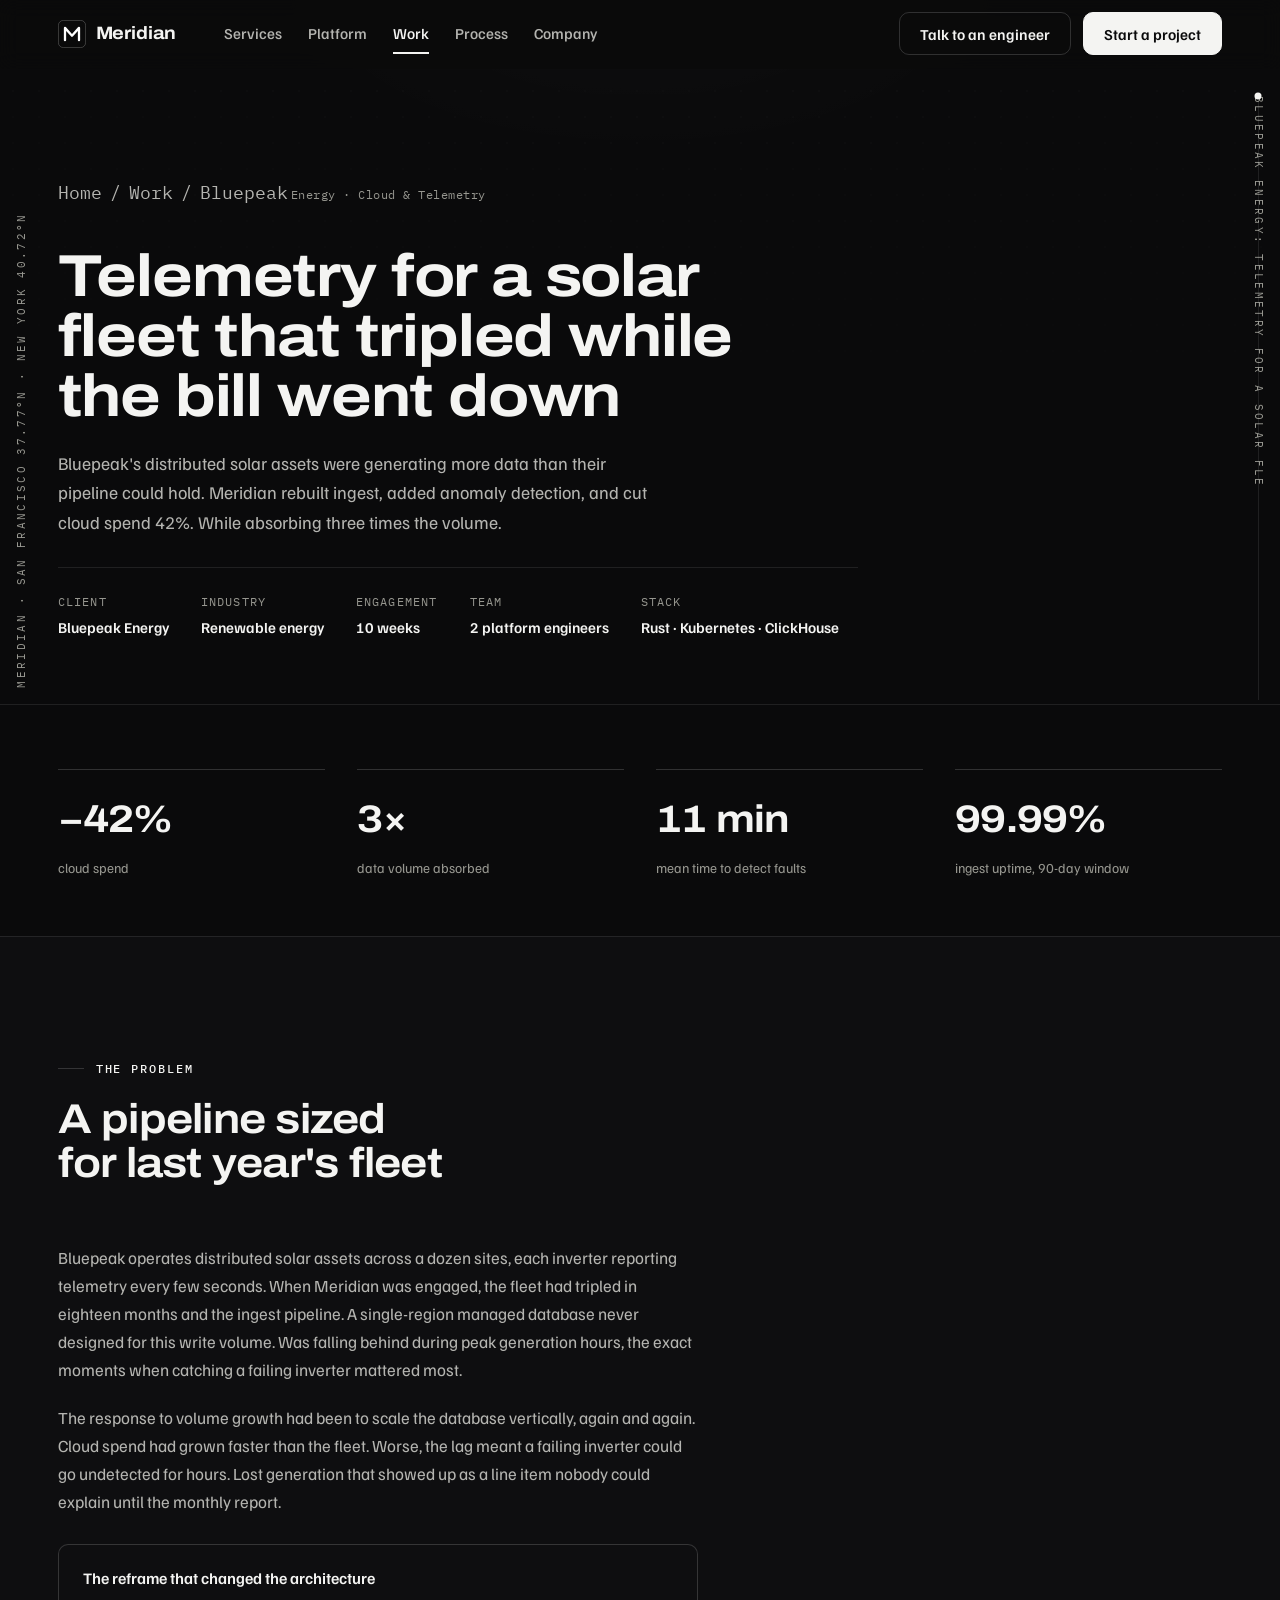
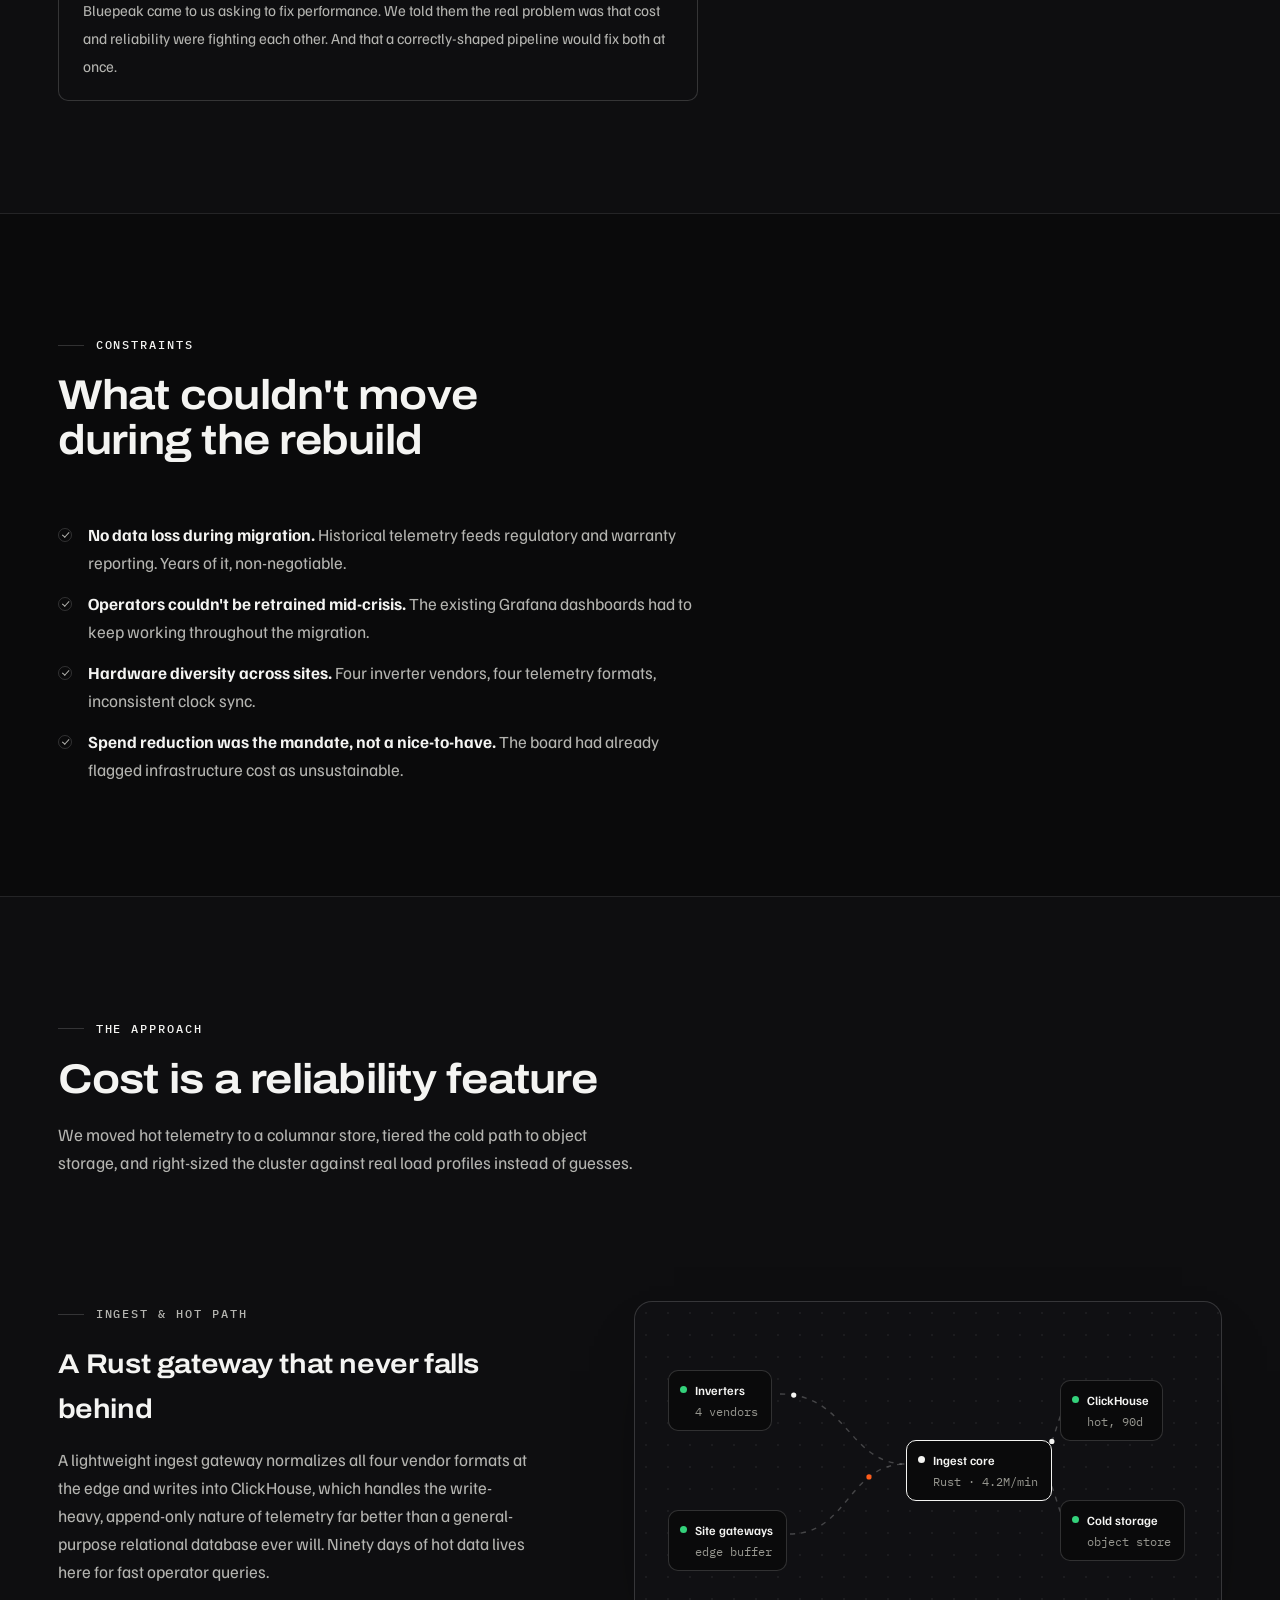
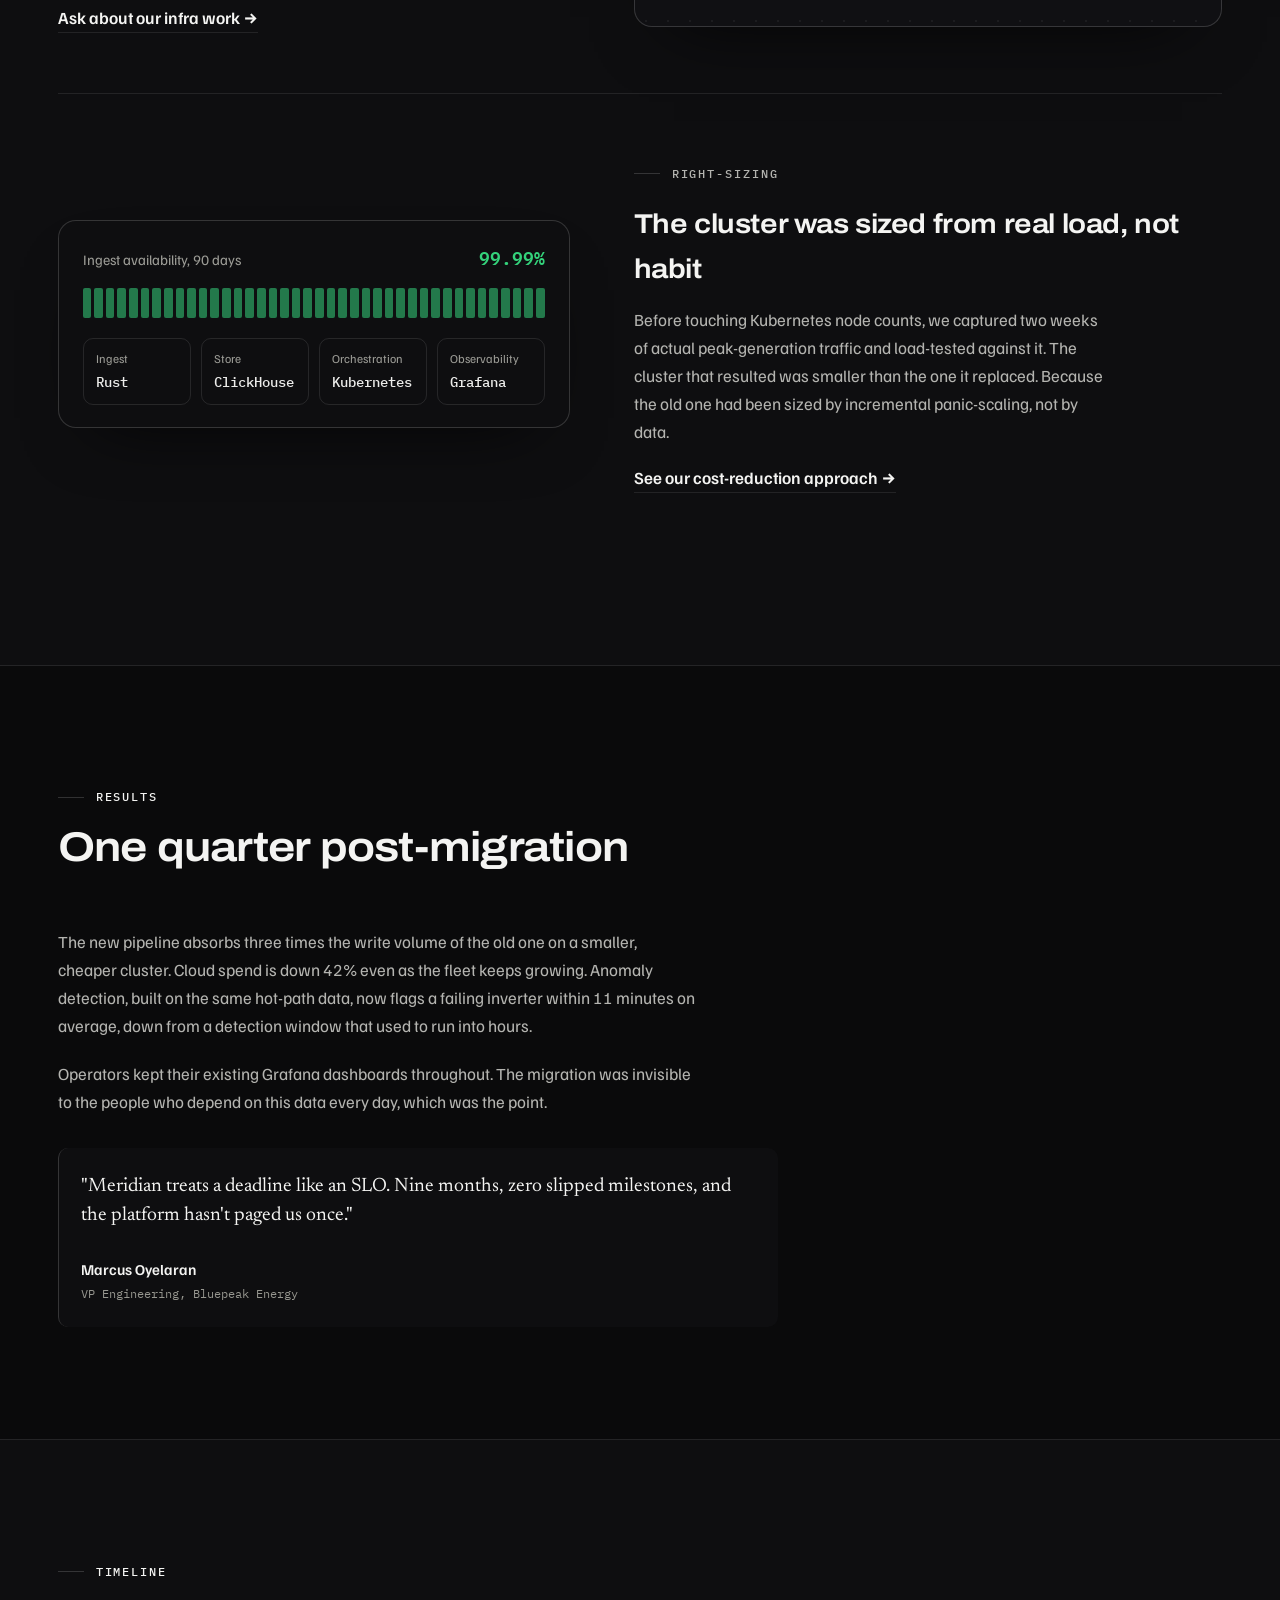
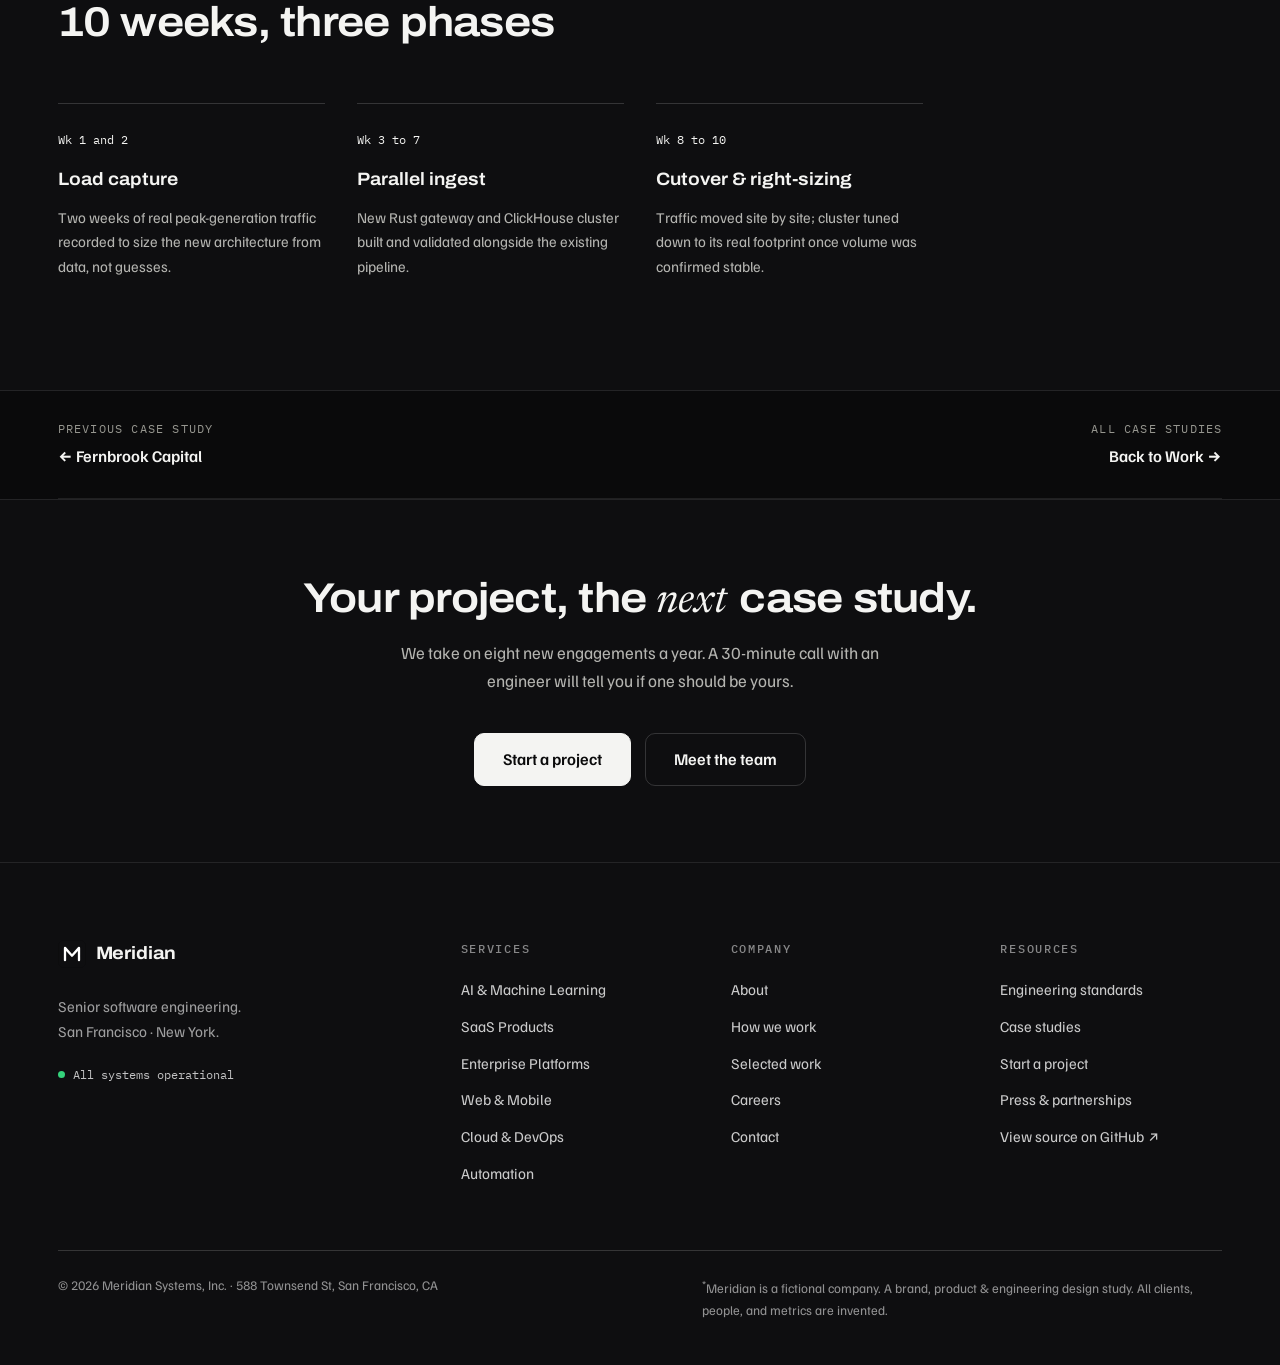
<file: case-bluepeak.html>
<!doctype html>
<html lang="en">
<head>
  <meta charset="utf-8">
  <meta name="viewport" content="width=device-width, initial-scale=1">
  <title>Bluepeak Energy: Telemetry for a Solar Fleet That Tripled | Meridian</title>
  <meta name="description" content="How Meridian rebuilt Bluepeak Energy's telemetry pipeline to absorb 3x the data volume while cutting cloud spend 42%. 4.2M events per minute, 99.99% uptime.">
  <meta property="og:title" content="Bluepeak Energy: Telemetry for a Solar Fleet That Tripled | Meridian">
  <meta property="og:description" content="Cost is a reliability feature. The full case study.">
  <meta name="theme-color" content="#0a0a0b">
  <link rel="icon" href="data:image/svg+xml,%3Csvg xmlns='http://www.w3.org/2000/svg' viewBox='0 0 32 32'%3E%3Crect width='32' height='32' rx='7' fill='%230a0a0b'/%3E%3Cpath d='M8 23V9l8 9 8-9v14' stroke='%23ffffff' stroke-width='2.6' fill='none' stroke-linecap='round' stroke-linejoin='round'/%3E%3C/svg%3E">
  <link rel="preconnect" href="https://fonts.googleapis.com">
  <link rel="preconnect" href="https://fonts.gstatic.com" crossorigin>
  <link href="https://fonts.googleapis.com/css2?family=Archivo:ital,wdth,wght@0,62..125,100..900;1,62..125,100..900&family=Familjen+Grotesk:ital,wght@0,400..700;1,400..700&family=Newsreader:ital,opsz,wght@1,6..72,400..500&family=IBM+Plex+Mono:wght@400;500&display=swap" rel="stylesheet">
  <link rel="stylesheet" href="css/styles.css">
</head>
<body>
  <a class="skip-link" href="#main">Skip to content</a>

  <header class="nav is-scrolled" id="nav">
    <div class="nav-inner">
      <a class="brand" href="index.html" aria-label="Meridian home">
        <svg class="brand-mark" viewBox="0 0 32 32" aria-hidden="true">
          <rect x="0.5" y="0.5" width="31" height="31" rx="5.5" fill="none" stroke="currentColor" stroke-opacity="0.35"/>
          <path d="M8 23V9l8 9 8-9v14" stroke="url(#mg)" stroke-width="2.6" fill="none" stroke-linecap="round" stroke-linejoin="round"/>
          <defs><linearGradient id="mg" x1="8" y1="9" x2="24" y2="23" gradientUnits="userSpaceOnUse"><stop stop-color="#ffffff"/><stop offset="1" stop-color="#ffffff"/></linearGradient></defs>
        </svg>
        <span class="brand-name">Meridian</span>
      </a>
      <nav class="nav-links" aria-label="Primary">
        <a href="index.html#capabilities">Services</a>
        <a href="index.html#platform">Platform</a>
        <a href="work.html" aria-current="page">Work</a>
        <a href="index.html#process">Process</a>
        <a href="about.html">Company</a>
      </nav>
      <div class="nav-actions">
        <a class="btn btn-ghost" href="index.html#contact">Talk to an engineer</a>
        <a class="btn btn-primary" href="index.html#contact">Start a project</a>
        <button class="nav-toggle" id="navToggle" aria-expanded="false" aria-controls="mobileMenu" aria-label="Open menu"><span></span><span></span></button>
      </div>
    </div>
    <div class="mobile-menu" id="mobileMenu">
      <a href="index.html#capabilities">Services</a>
      <a href="index.html#platform">Platform</a>
      <a href="work.html">Work</a>
      <a href="index.html#process">Process</a>
      <a href="about.html">Company</a>
      <a class="btn btn-primary" href="index.html#contact">Start a project</a>
    </div>
  </header>

  <main id="main">

    <!-- HERO -->
    <section class="subhero">
      <div class="hero-bg" aria-hidden="true"></div>
      <div class="container">
        <div class="subhero-inner" data-reveal>
          <p class="crumb"><a href="index.html">Home</a> <span>/</span> <a href="work.html">Work</a> <span>/</span> Bluepeak</p>
          <span class="case-tag">Energy · Cloud &amp; Telemetry</span>
          <h1 style="margin-top:16px;">Telemetry for a solar fleet that tripled while the bill went down</h1>
          <p>Bluepeak's distributed solar assets were generating more data than their pipeline could hold. Meridian rebuilt ingest, added anomaly detection, and cut cloud spend 42%. While absorbing three times the volume.</p>
          <div class="cs-meta">
            <div class="cs-meta-item"><span>Client</span><strong>Bluepeak Energy</strong></div>
            <div class="cs-meta-item"><span>Industry</span><strong>Renewable energy</strong></div>
            <div class="cs-meta-item"><span>Engagement</span><strong>10 weeks</strong></div>
            <div class="cs-meta-item"><span>Team</span><strong>2 platform engineers</strong></div>
            <div class="cs-meta-item"><span>Stack</span><strong>Rust · Kubernetes · ClickHouse</strong></div>
          </div>
        </div>
      </div>
    </section>

    <!-- STAT STRIP -->
    <section class="section" style="padding-top:64px; padding-bottom:56px;">
      <div class="container">
        <div class="stat-grid" data-reveal>
          <div class="stat-card"><span class="num">−42%</span><span class="lbl">cloud spend</span></div>
          <div class="stat-card"><span class="num">3×</span><span class="lbl">data volume absorbed</span></div>
          <div class="stat-card"><span class="num">11 min</span><span class="lbl">mean time to detect faults</span></div>
          <div class="stat-card"><span class="num">99.99%</span><span class="lbl">ingest uptime, 90-day window</span></div>
        </div>
      </div>
    </section>

    <!-- THE PROBLEM -->
    <section class="section section-alt">
      <div class="container">
        <div class="section-head" data-reveal style="max-width:720px;">
          <p class="eyebrow">The problem</p>
          <h2 class="h2">A pipeline sized for last year's fleet</h2>
        </div>
        <div class="prose" data-reveal>
          <p>Bluepeak operates distributed solar assets across a dozen sites, each inverter reporting telemetry every few seconds. When Meridian was engaged, the fleet had tripled in eighteen months and the ingest pipeline. A single-region managed database never designed for this write volume. Was falling behind during peak generation hours, the exact moments when catching a failing inverter mattered most.</p>
          <p>The response to volume growth had been to scale the database vertically, again and again. Cloud spend had grown faster than the fleet. Worse, the lag meant a failing inverter could go undetected for hours. Lost generation that showed up as a line item nobody could explain until the monthly report.</p>
          <div class="callout">
            <div>
              <strong>The reframe that changed the architecture</strong>
              <span>Bluepeak came to us asking to fix performance. We told them the real problem was that cost and reliability were fighting each other. And that a correctly-shaped pipeline would fix both at once.</span>
            </div>
          </div>
        </div>
      </div>
    </section>

    <!-- CONSTRAINTS -->
    <section class="section">
      <div class="container">
        <div class="section-head" data-reveal style="max-width:720px;">
          <p class="eyebrow">Constraints</p>
          <h2 class="h2">What couldn't move during the rebuild</h2>
        </div>
        <ul class="check-list" data-reveal style="max-width:640px;">
          <li><strong>No data loss during migration.</strong> Historical telemetry feeds regulatory and warranty reporting. Years of it, non-negotiable.</li>
          <li><strong>Operators couldn't be retrained mid-crisis.</strong> The existing Grafana dashboards had to keep working throughout the migration.</li>
          <li><strong>Hardware diversity across sites.</strong> Four inverter vendors, four telemetry formats, inconsistent clock sync.</li>
          <li><strong>Spend reduction was the mandate, not a nice-to-have.</strong> The board had already flagged infrastructure cost as unsustainable.</li>
        </ul>
      </div>
    </section>

    <!-- APPROACH -->
    <section class="section section-alt">
      <div class="container">
        <div class="section-head" data-reveal style="max-width:720px;">
          <p class="eyebrow">The approach</p>
          <h2 class="h2">Cost is a reliability feature</h2>
          <p class="section-sub">We moved hot telemetry to a columnar store, tiered the cold path to object storage, and right-sized the cluster against real load profiles instead of guesses.</p>
        </div>

        <div class="vignette" data-reveal>
          <div class="vignette-copy">
            <p class="eyebrow">Ingest &amp; hot path</p>
            <h3>A Rust gateway that never falls behind</h3>
            <p>A lightweight ingest gateway normalizes all four vendor formats at the edge and writes into ClickHouse, which handles the write-heavy, append-only nature of telemetry far better than a general-purpose relational database ever will. Ninety days of hot data lives here for fast operator queries.</p>
            <a class="text-link" href="index.html#contact">Ask about our infra work →</a>
          </div>
          <div class="vignette-visual">
            <div class="canvas-card" aria-hidden="true">
              <div class="canvas-stage">
                <svg class="canvas-lines" viewBox="0 0 520 260">
                  <path class="flow" d="M112 60 C 180 60, 180 130, 238 130"/>
                  <path class="flow" d="M122 200 C 180 200, 180 130, 238 130"/>
                  <path class="flow" d="M362 130 C 388 130, 388 70, 402 70"/>
                  <path class="flow" d="M362 130 C 388 130, 388 190, 402 190"/>
                </svg>
                <div class="node" style="--x:20px; --y:56px;"><span class="node-dot ok"></span>Inverters<small>4 vendors</small></div>
                <div class="node" style="--x:20px; --y:196px;"><span class="node-dot ok"></span>Site gateways<small>edge buffer</small></div>
                <div class="node node-hot" style="--x:258px; --y:126px;"><span class="node-dot acc"></span>Ingest core<small>Rust · 4.2M/min</small></div>
                <div class="node" style="--x:412px; --y:66px;"><span class="node-dot ok"></span>ClickHouse<small>hot, 90d</small></div>
                <div class="node" style="--x:412px; --y:186px;"><span class="node-dot ok"></span>Cold storage<small>object store</small></div>
              </div>
            </div>
          </div>
        </div>

        <div class="vignette vignette-flip" data-reveal>
          <div class="vignette-copy">
            <p class="eyebrow">Right-sizing</p>
            <h3>The cluster was sized from real load, not habit</h3>
            <p>Before touching Kubernetes node counts, we captured two weeks of actual peak-generation traffic and load-tested against it. The cluster that resulted was smaller than the one it replaced. Because the old one had been sized by incremental panic-scaling, not by data.</p>
            <a class="text-link" href="index.html#contact">See our cost-reduction approach →</a>
          </div>
          <div class="vignette-visual">
            <div class="ops-card" aria-hidden="true">
              <div class="ops-row"><span>Ingest availability, 90 days</span><strong class="ok-text">99.99%</strong></div>
              <div class="uptime-bars">
                <span></span><span></span><span></span><span></span><span></span><span></span><span></span><span></span><span></span><span></span><span></span><span></span><span></span><span></span><span></span><span></span><span></span><span></span><span></span><span></span><span></span><span></span><span></span><span></span><span></span><span></span><span></span><span></span><span></span><span></span><span></span><span></span><span></span><span></span><span></span><span></span><span></span><span></span><span></span><span></span>
              </div>
              <div class="ops-grid">
                <div class="ops-stat"><span>Ingest</span><strong>Rust</strong></div>
                <div class="ops-stat"><span>Store</span><strong>ClickHouse</strong></div>
                <div class="ops-stat"><span>Orchestration</span><strong>Kubernetes</strong></div>
                <div class="ops-stat"><span>Observability</span><strong>Grafana</strong></div>
              </div>
            </div>
          </div>
        </div>
      </div>
    </section>

    <!-- RESULTS -->
    <section class="section">
      <div class="container">
        <div class="section-head" data-reveal style="max-width:720px;">
          <p class="eyebrow">Results</p>
          <h2 class="h2">One quarter post-migration</h2>
        </div>
        <div class="prose" data-reveal>
          <p>The new pipeline absorbs three times the write volume of the old one on a smaller, cheaper cluster. Cloud spend is down 42% even as the fleet keeps growing. Anomaly detection, built on the same hot-path data, now flags a failing inverter within 11 minutes on average, down from a detection window that used to run into hours.</p>
          <p>Operators kept their existing Grafana dashboards throughout. The migration was invisible to the people who depend on this data every day, which was the point.</p>
        </div>
        <div class="quote quote-featured" data-reveal style="margin-top:32px; max-width:720px;">
          <blockquote>"Meridian treats a deadline like an SLO. Nine months, zero slipped milestones, and the platform hasn't paged us once."</blockquote>
          <figcaption><strong>Marcus Oyelaran</strong><span>VP Engineering, Bluepeak Energy</span></figcaption>
        </div>
      </div>
    </section>

    <!-- TIMELINE -->
    <section class="section section-alt">
      <div class="container">
        <div class="section-head" data-reveal style="max-width:720px;">
          <p class="eyebrow">Timeline</p>
          <h2 class="h2">10 weeks, three phases</h2>
        </div>
        <div class="steps" data-reveal>
          <div class="step"><span class="step-num">Wk 1 and 2</span><h3>Load capture</h3><p>Two weeks of real peak-generation traffic recorded to size the new architecture from data, not guesses.</p></div>
          <div class="step"><span class="step-num">Wk 3 to 7</span><h3>Parallel ingest</h3><p>New Rust gateway and ClickHouse cluster built and validated alongside the existing pipeline.</p></div>
          <div class="step"><span class="step-num">Wk 8 to 10</span><h3>Cutover &amp; right-sizing</h3><p>Traffic moved site by site; cluster tuned down to its real footprint once volume was confirmed stable.</p></div>
        </div>
      </div>
    </section>

    <!-- CASE NAV -->
    <section class="section" style="padding-top:0; padding-bottom:0;">
      <div class="container">
        <nav class="case-nav" aria-label="More case studies">
          <a href="case-fernbrook.html"><span class="cn-label">Previous case study</span><span class="cn-title">← Fernbrook Capital</span></a>
          <a class="next" href="work.html"><span class="cn-label">All case studies</span><span class="cn-title">Back to Work →</span></a>
        </nav>
      </div>
    </section>

    <section class="cta-band">
      <div class="container" data-reveal>
        <h2 class="h2">Your project, the <em class="accent-serif">next</em> case study.</h2>
        <p>We take on eight new engagements a year. A 30-minute call with an engineer will tell you if one should be yours.</p>
        <div class="hero-cta"><a class="btn btn-primary btn-lg" href="index.html#contact">Start a project</a><a class="btn btn-ghost btn-lg" href="about.html">Meet the team</a></div>
      </div>
    </section>
  </main>

  <div id="footer-root"></div>
  <script src="js/footer.js" defer></script>
  <script src="js/app.js" defer></script>
</body>
</html>
</file>
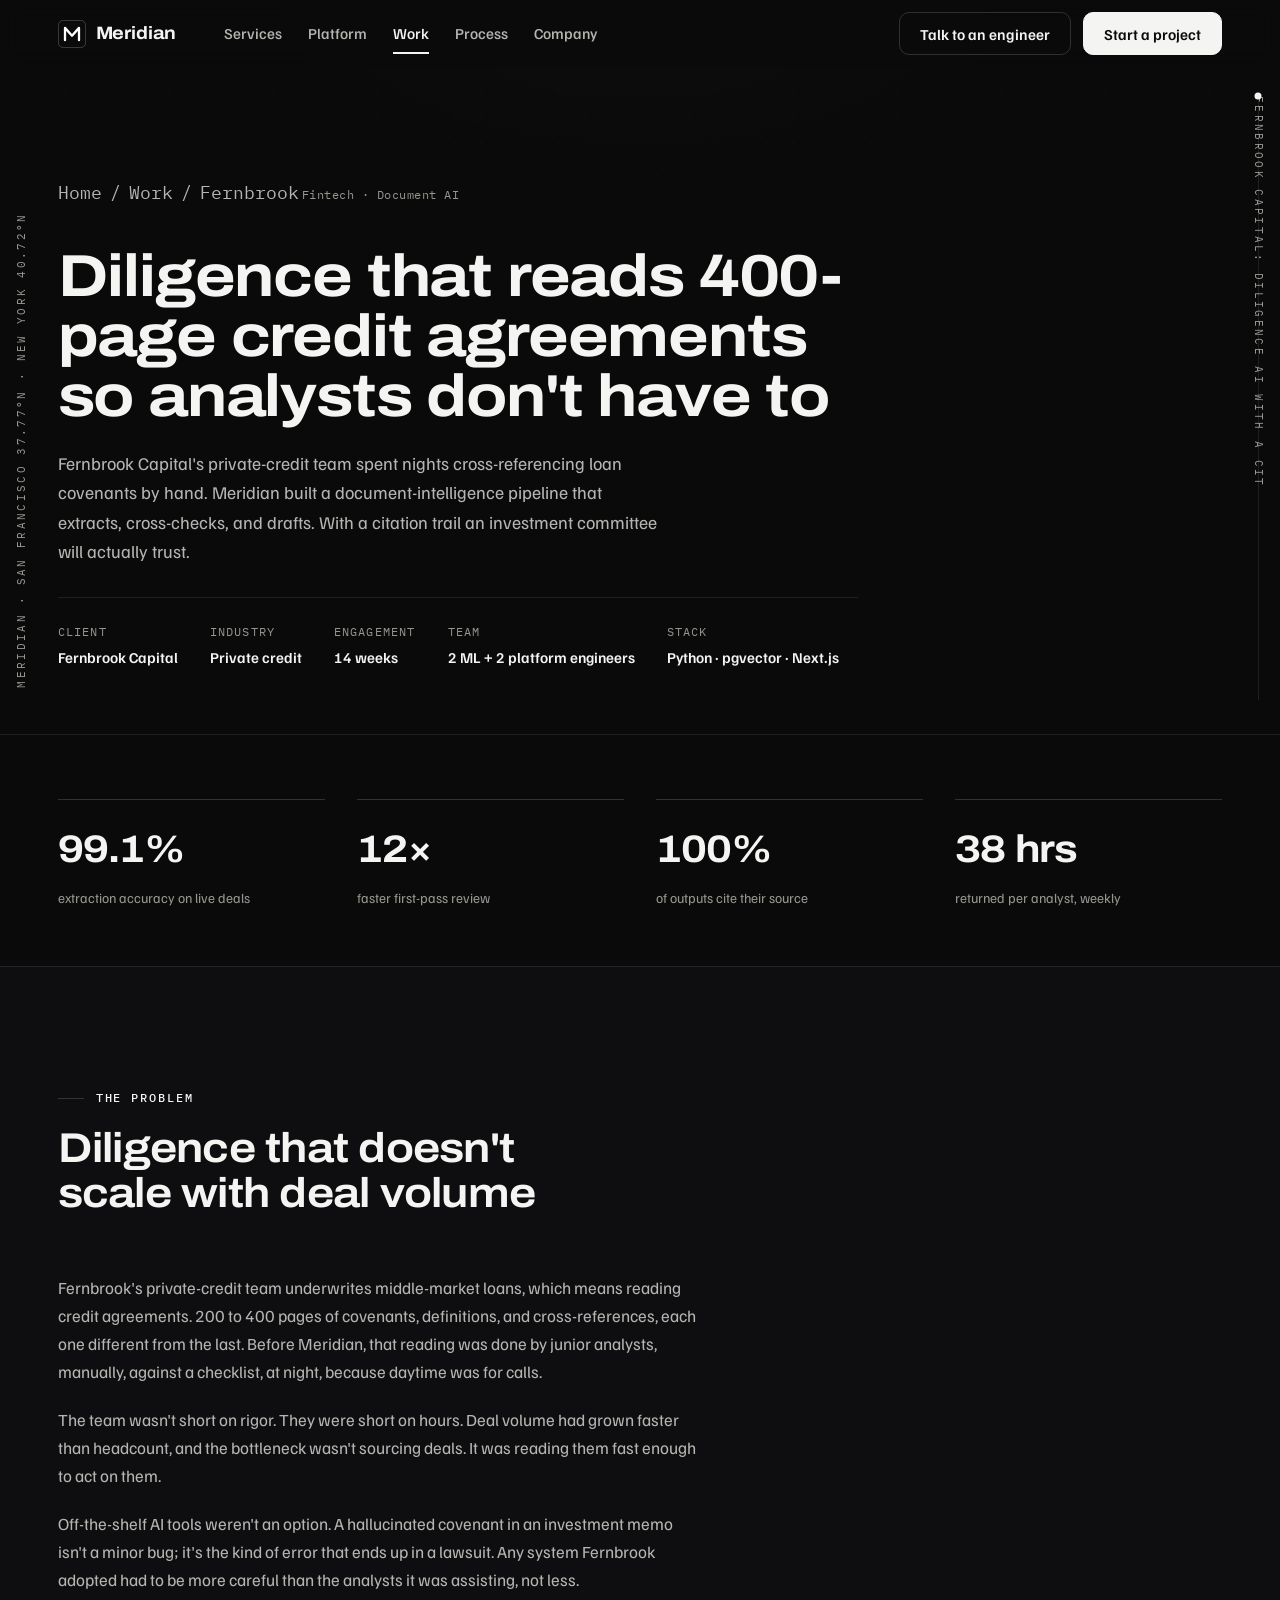
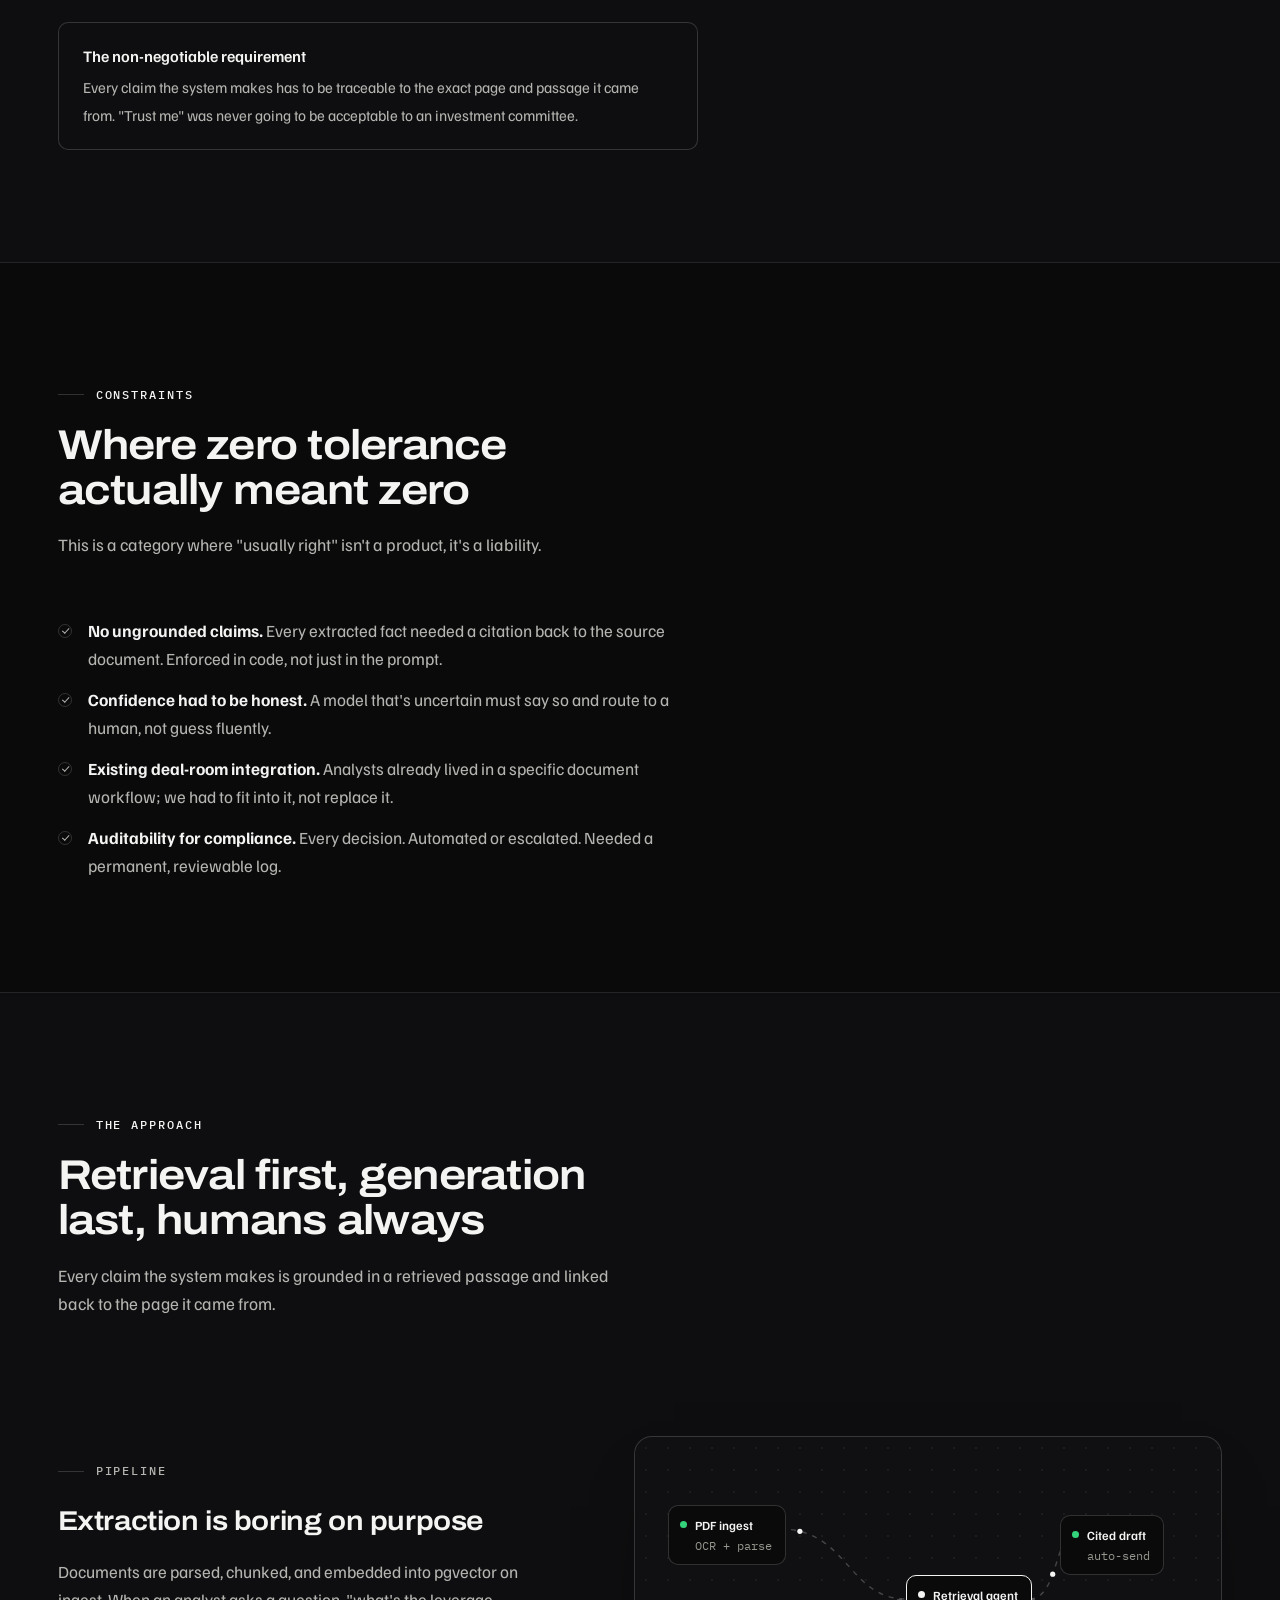
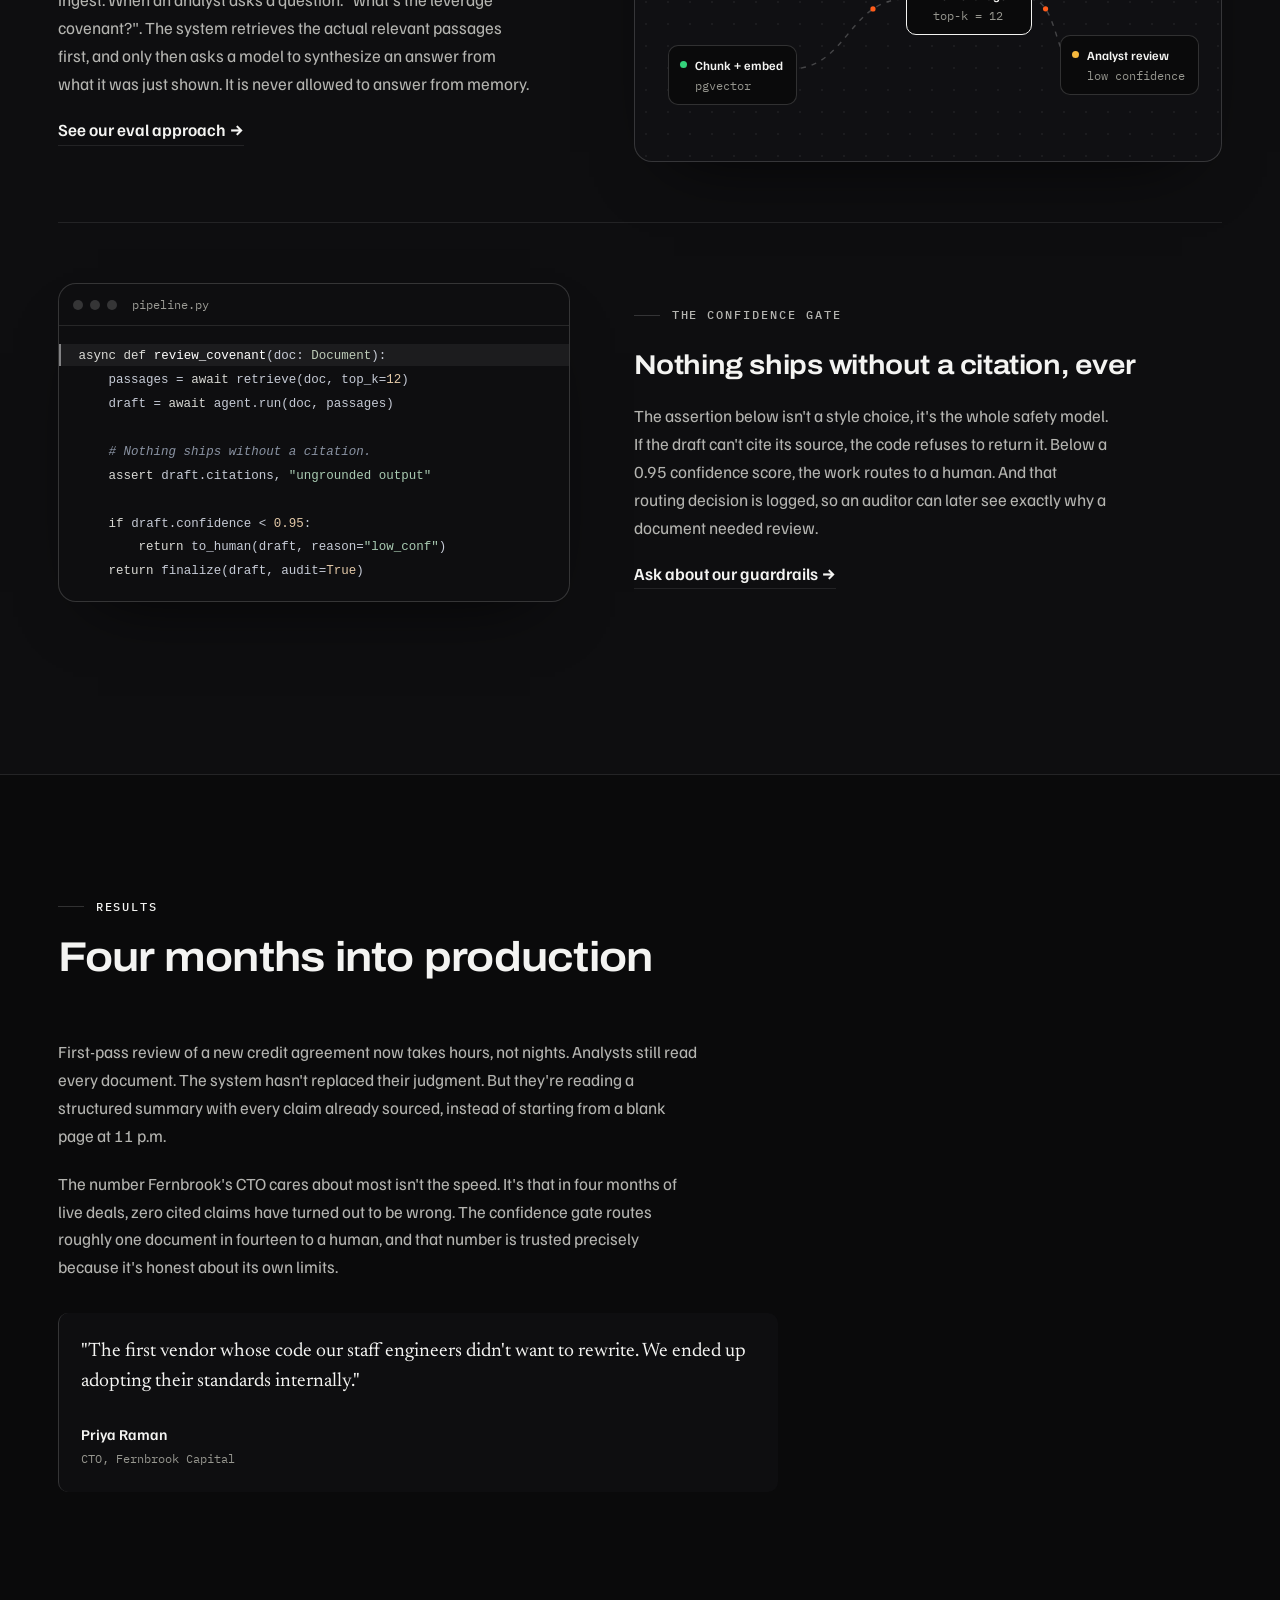
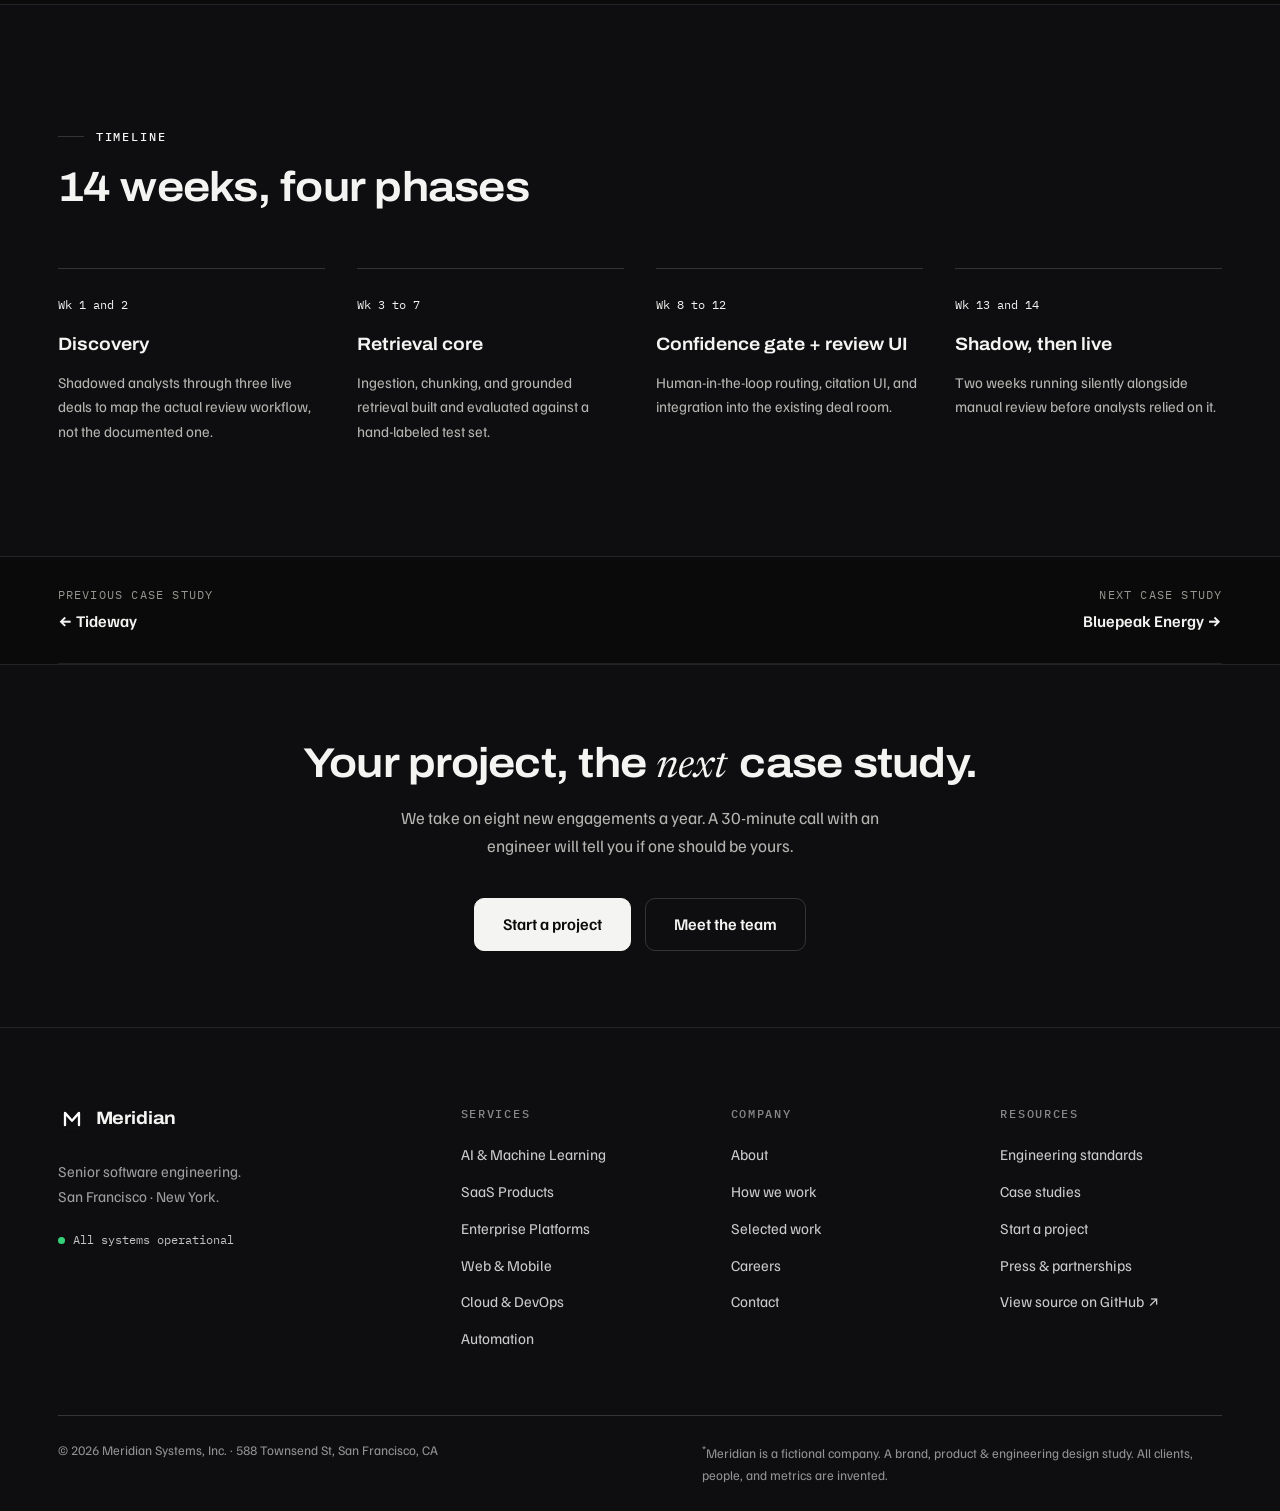
<file: case-fernbrook.html>
<!doctype html>
<html lang="en">
<head>
  <meta charset="utf-8">
  <meta name="viewport" content="width=device-width, initial-scale=1">
  <title>Fernbrook Capital: Diligence AI With a Citation Trail | Meridian</title>
  <meta name="description" content="How Meridian built a document-intelligence pipeline for Fernbrook Capital's private-credit team. 99.1% extraction accuracy, 12x faster first-pass review, every output cited.">
  <meta property="og:title" content="Fernbrook Capital: Diligence AI With a Citation Trail | Meridian">
  <meta property="og:description" content="Retrieval first, generation last, humans always. The full case study.">
  <meta name="theme-color" content="#0a0a0b">
  <link rel="icon" href="data:image/svg+xml,%3Csvg xmlns='http://www.w3.org/2000/svg' viewBox='0 0 32 32'%3E%3Crect width='32' height='32' rx='7' fill='%230a0a0b'/%3E%3Cpath d='M8 23V9l8 9 8-9v14' stroke='%23ffffff' stroke-width='2.6' fill='none' stroke-linecap='round' stroke-linejoin='round'/%3E%3C/svg%3E">
  <link rel="preconnect" href="https://fonts.googleapis.com">
  <link rel="preconnect" href="https://fonts.gstatic.com" crossorigin>
  <link href="https://fonts.googleapis.com/css2?family=Archivo:ital,wdth,wght@0,62..125,100..900;1,62..125,100..900&family=Familjen+Grotesk:ital,wght@0,400..700;1,400..700&family=Newsreader:ital,opsz,wght@1,6..72,400..500&family=IBM+Plex+Mono:wght@400;500&display=swap" rel="stylesheet">
  <link rel="stylesheet" href="css/styles.css">
</head>
<body>
  <a class="skip-link" href="#main">Skip to content</a>

  <header class="nav is-scrolled" id="nav">
    <div class="nav-inner">
      <a class="brand" href="index.html" aria-label="Meridian home">
        <svg class="brand-mark" viewBox="0 0 32 32" aria-hidden="true">
          <rect x="0.5" y="0.5" width="31" height="31" rx="5.5" fill="none" stroke="currentColor" stroke-opacity="0.35"/>
          <path d="M8 23V9l8 9 8-9v14" stroke="url(#mg)" stroke-width="2.6" fill="none" stroke-linecap="round" stroke-linejoin="round"/>
          <defs><linearGradient id="mg" x1="8" y1="9" x2="24" y2="23" gradientUnits="userSpaceOnUse"><stop stop-color="#ffffff"/><stop offset="1" stop-color="#ffffff"/></linearGradient></defs>
        </svg>
        <span class="brand-name">Meridian</span>
      </a>
      <nav class="nav-links" aria-label="Primary">
        <a href="index.html#capabilities">Services</a>
        <a href="index.html#platform">Platform</a>
        <a href="work.html" aria-current="page">Work</a>
        <a href="index.html#process">Process</a>
        <a href="about.html">Company</a>
      </nav>
      <div class="nav-actions">
        <a class="btn btn-ghost" href="index.html#contact">Talk to an engineer</a>
        <a class="btn btn-primary" href="index.html#contact">Start a project</a>
        <button class="nav-toggle" id="navToggle" aria-expanded="false" aria-controls="mobileMenu" aria-label="Open menu"><span></span><span></span></button>
      </div>
    </div>
    <div class="mobile-menu" id="mobileMenu">
      <a href="index.html#capabilities">Services</a>
      <a href="index.html#platform">Platform</a>
      <a href="work.html">Work</a>
      <a href="index.html#process">Process</a>
      <a href="about.html">Company</a>
      <a class="btn btn-primary" href="index.html#contact">Start a project</a>
    </div>
  </header>

  <main id="main">

    <!-- HERO -->
    <section class="subhero">
      <div class="hero-bg" aria-hidden="true"></div>
      <div class="container">
        <div class="subhero-inner" data-reveal>
          <p class="crumb"><a href="index.html">Home</a> <span>/</span> <a href="work.html">Work</a> <span>/</span> Fernbrook</p>
          <span class="case-tag">Fintech · Document AI</span>
          <h1 style="margin-top:16px;">Diligence that reads 400-page credit agreements so analysts don't have to</h1>
          <p>Fernbrook Capital's private-credit team spent nights cross-referencing loan covenants by hand. Meridian built a document-intelligence pipeline that extracts, cross-checks, and drafts. With a citation trail an investment committee will actually trust.</p>
          <div class="cs-meta">
            <div class="cs-meta-item"><span>Client</span><strong>Fernbrook Capital</strong></div>
            <div class="cs-meta-item"><span>Industry</span><strong>Private credit</strong></div>
            <div class="cs-meta-item"><span>Engagement</span><strong>14 weeks</strong></div>
            <div class="cs-meta-item"><span>Team</span><strong>2 ML + 2 platform engineers</strong></div>
            <div class="cs-meta-item"><span>Stack</span><strong>Python · pgvector · Next.js</strong></div>
          </div>
        </div>
      </div>
    </section>

    <!-- STAT STRIP -->
    <section class="section" style="padding-top:64px; padding-bottom:56px;">
      <div class="container">
        <div class="stat-grid" data-reveal>
          <div class="stat-card"><span class="num">99.1%</span><span class="lbl">extraction accuracy on live deals</span></div>
          <div class="stat-card"><span class="num">12×</span><span class="lbl">faster first-pass review</span></div>
          <div class="stat-card"><span class="num">100%</span><span class="lbl">of outputs cite their source</span></div>
          <div class="stat-card"><span class="num">38 hrs</span><span class="lbl">returned per analyst, weekly</span></div>
        </div>
      </div>
    </section>

    <!-- THE PROBLEM -->
    <section class="section section-alt">
      <div class="container">
        <div class="section-head" data-reveal style="max-width:720px;">
          <p class="eyebrow">The problem</p>
          <h2 class="h2">Diligence that doesn't scale with deal volume</h2>
        </div>
        <div class="prose" data-reveal>
          <p>Fernbrook's private-credit team underwrites middle-market loans, which means reading credit agreements. 200 to 400 pages of covenants, definitions, and cross-references, each one different from the last. Before Meridian, that reading was done by junior analysts, manually, against a checklist, at night, because daytime was for calls.</p>
          <p>The team wasn't short on rigor. They were short on hours. Deal volume had grown faster than headcount, and the bottleneck wasn't sourcing deals. It was reading them fast enough to act on them.</p>
          <p>Off-the-shelf AI tools weren't an option. A hallucinated covenant in an investment memo isn't a minor bug; it's the kind of error that ends up in a lawsuit. Any system Fernbrook adopted had to be more careful than the analysts it was assisting, not less.</p>
          <div class="callout">
            <div>
              <strong>The non-negotiable requirement</strong>
              <span>Every claim the system makes has to be traceable to the exact page and passage it came from. "Trust me" was never going to be acceptable to an investment committee.</span>
            </div>
          </div>
        </div>
      </div>
    </section>

    <!-- CONSTRAINTS -->
    <section class="section">
      <div class="container">
        <div class="section-head" data-reveal style="max-width:720px;">
          <p class="eyebrow">Constraints</p>
          <h2 class="h2">Where zero tolerance actually meant zero</h2>
          <p class="section-sub">This is a category where "usually right" isn't a product, it's a liability.</p>
        </div>
        <ul class="check-list" data-reveal style="max-width:640px;">
          <li><strong>No ungrounded claims.</strong> Every extracted fact needed a citation back to the source document. Enforced in code, not just in the prompt.</li>
          <li><strong>Confidence had to be honest.</strong> A model that's uncertain must say so and route to a human, not guess fluently.</li>
          <li><strong>Existing deal-room integration.</strong> Analysts already lived in a specific document workflow; we had to fit into it, not replace it.</li>
          <li><strong>Auditability for compliance.</strong> Every decision. Automated or escalated. Needed a permanent, reviewable log.</li>
        </ul>
      </div>
    </section>

    <!-- APPROACH -->
    <section class="section section-alt">
      <div class="container">
        <div class="section-head" data-reveal style="max-width:720px;">
          <p class="eyebrow">The approach</p>
          <h2 class="h2">Retrieval first, generation last, humans always</h2>
          <p class="section-sub">Every claim the system makes is grounded in a retrieved passage and linked back to the page it came from.</p>
        </div>

        <div class="vignette" data-reveal>
          <div class="vignette-copy">
            <p class="eyebrow">Pipeline</p>
            <h3>Extraction is boring on purpose</h3>
            <p>Documents are parsed, chunked, and embedded into pgvector on ingest. When an analyst asks a question. "what's the leverage covenant?". The system retrieves the actual relevant passages first, and only then asks a model to synthesize an answer from what it was just shown. It is never allowed to answer from memory.</p>
            <a class="text-link" href="index.html#contact">See our eval approach →</a>
          </div>
          <div class="vignette-visual">
            <div class="canvas-card" aria-hidden="true">
              <div class="canvas-stage">
                <svg class="canvas-lines" viewBox="0 0 520 260">
                  <path class="flow" d="M112 60 C 180 60, 180 130, 238 130"/>
                  <path class="flow" d="M122 200 C 180 200, 180 130, 238 130"/>
                  <path class="flow" d="M362 130 C 388 130, 388 70, 402 70"/>
                  <path class="flow" d="M362 130 C 388 130, 388 190, 402 190"/>
                </svg>
                <div class="node" style="--x:20px; --y:56px;"><span class="node-dot ok"></span>PDF ingest<small>OCR + parse</small></div>
                <div class="node" style="--x:20px; --y:196px;"><span class="node-dot ok"></span>Chunk + embed<small>pgvector</small></div>
                <div class="node node-hot" style="--x:258px; --y:126px;"><span class="node-dot acc"></span>Retrieval agent<small>top-k = 12</small></div>
                <div class="node" style="--x:412px; --y:66px;"><span class="node-dot ok"></span>Cited draft<small>auto-send</small></div>
                <div class="node" style="--x:412px; --y:186px;"><span class="node-dot warn"></span>Analyst review<small>low confidence</small></div>
              </div>
            </div>
          </div>
        </div>

        <div class="vignette vignette-flip" data-reveal>
          <div class="vignette-copy">
            <p class="eyebrow">The confidence gate</p>
            <h3>Nothing ships without a citation, ever</h3>
            <p>The assertion below isn't a style choice, it's the whole safety model. If the draft can't cite its source, the code refuses to return it. Below a 0.95 confidence score, the work routes to a human. And that routing decision is logged, so an auditor can later see exactly why a document needed review.</p>
            <a class="text-link" href="index.html#contact">Ask about our guardrails →</a>
          </div>
          <div class="vignette-visual">
            <div class="code-card" aria-hidden="true">
              <div class="code-top"><span class="tl-dot"></span><span class="tl-dot"></span><span class="tl-dot"></span><span class="code-file">pipeline.py</span></div>
<pre class="code"><code><span class="c-kw">async def</span> <span class="c-fn">review_covenant</span>(doc: <span class="c-ty">Document</span>):
    passages = <span class="c-kw">await</span> retrieve(doc, top_k=<span class="c-nu">12</span>)
    draft = <span class="c-kw">await</span> agent.run(doc, passages)

    <span class="c-cm"># Nothing ships without a citation.</span>
    <span class="c-kw">assert</span> draft.citations, <span class="c-st">"ungrounded output"</span>

    <span class="c-kw">if</span> draft.confidence &lt; <span class="c-nu">0.95</span>:
        <span class="c-kw">return</span> to_human(draft, reason=<span class="c-st">"low_conf"</span>)
    <span class="c-kw">return</span> finalize(draft, audit=<span class="c-nu">True</span>)</code></pre>
            </div>
          </div>
        </div>
      </div>
    </section>

    <!-- RESULTS -->
    <section class="section">
      <div class="container">
        <div class="section-head" data-reveal style="max-width:720px;">
          <p class="eyebrow">Results</p>
          <h2 class="h2">Four months into production</h2>
        </div>
        <div class="prose" data-reveal>
          <p>First-pass review of a new credit agreement now takes hours, not nights. Analysts still read every document. The system hasn't replaced their judgment. But they're reading a structured summary with every claim already sourced, instead of starting from a blank page at 11 p.m.</p>
          <p>The number Fernbrook's CTO cares about most isn't the speed. It's that in four months of live deals, zero cited claims have turned out to be wrong. The confidence gate routes roughly one document in fourteen to a human, and that number is trusted precisely because it's honest about its own limits.</p>
        </div>
        <div class="quote quote-featured" data-reveal style="margin-top:32px; max-width:720px;">
          <blockquote>"The first vendor whose code our staff engineers didn't want to rewrite. We ended up adopting their standards internally."</blockquote>
          <figcaption><strong>Priya Raman</strong><span>CTO, Fernbrook Capital</span></figcaption>
        </div>
      </div>
    </section>

    <!-- TIMELINE -->
    <section class="section section-alt">
      <div class="container">
        <div class="section-head" data-reveal style="max-width:720px;">
          <p class="eyebrow">Timeline</p>
          <h2 class="h2">14 weeks, four phases</h2>
        </div>
        <div class="steps" data-reveal>
          <div class="step"><span class="step-num">Wk 1 and 2</span><h3>Discovery</h3><p>Shadowed analysts through three live deals to map the actual review workflow, not the documented one.</p></div>
          <div class="step"><span class="step-num">Wk 3 to 7</span><h3>Retrieval core</h3><p>Ingestion, chunking, and grounded retrieval built and evaluated against a hand-labeled test set.</p></div>
          <div class="step"><span class="step-num">Wk 8 to 12</span><h3>Confidence gate + review UI</h3><p>Human-in-the-loop routing, citation UI, and integration into the existing deal room.</p></div>
          <div class="step"><span class="step-num">Wk 13 and 14</span><h3>Shadow, then live</h3><p>Two weeks running silently alongside manual review before analysts relied on it.</p></div>
        </div>
      </div>
    </section>

    <!-- CASE NAV -->
    <section class="section" style="padding-top:0; padding-bottom:0;">
      <div class="container">
        <nav class="case-nav" aria-label="More case studies">
          <a href="case-tideway.html"><span class="cn-label">Previous case study</span><span class="cn-title">← Tideway</span></a>
          <a class="next" href="case-bluepeak.html"><span class="cn-label">Next case study</span><span class="cn-title">Bluepeak Energy →</span></a>
        </nav>
      </div>
    </section>

    <section class="cta-band">
      <div class="container" data-reveal>
        <h2 class="h2">Your project, the <em class="accent-serif">next</em> case study.</h2>
        <p>We take on eight new engagements a year. A 30-minute call with an engineer will tell you if one should be yours.</p>
        <div class="hero-cta"><a class="btn btn-primary btn-lg" href="index.html#contact">Start a project</a><a class="btn btn-ghost btn-lg" href="about.html">Meet the team</a></div>
      </div>
    </section>
  </main>

  <div id="footer-root"></div>
  <script src="js/footer.js" defer></script>
  <script src="js/app.js" defer></script>
</body>
</html>
</file>
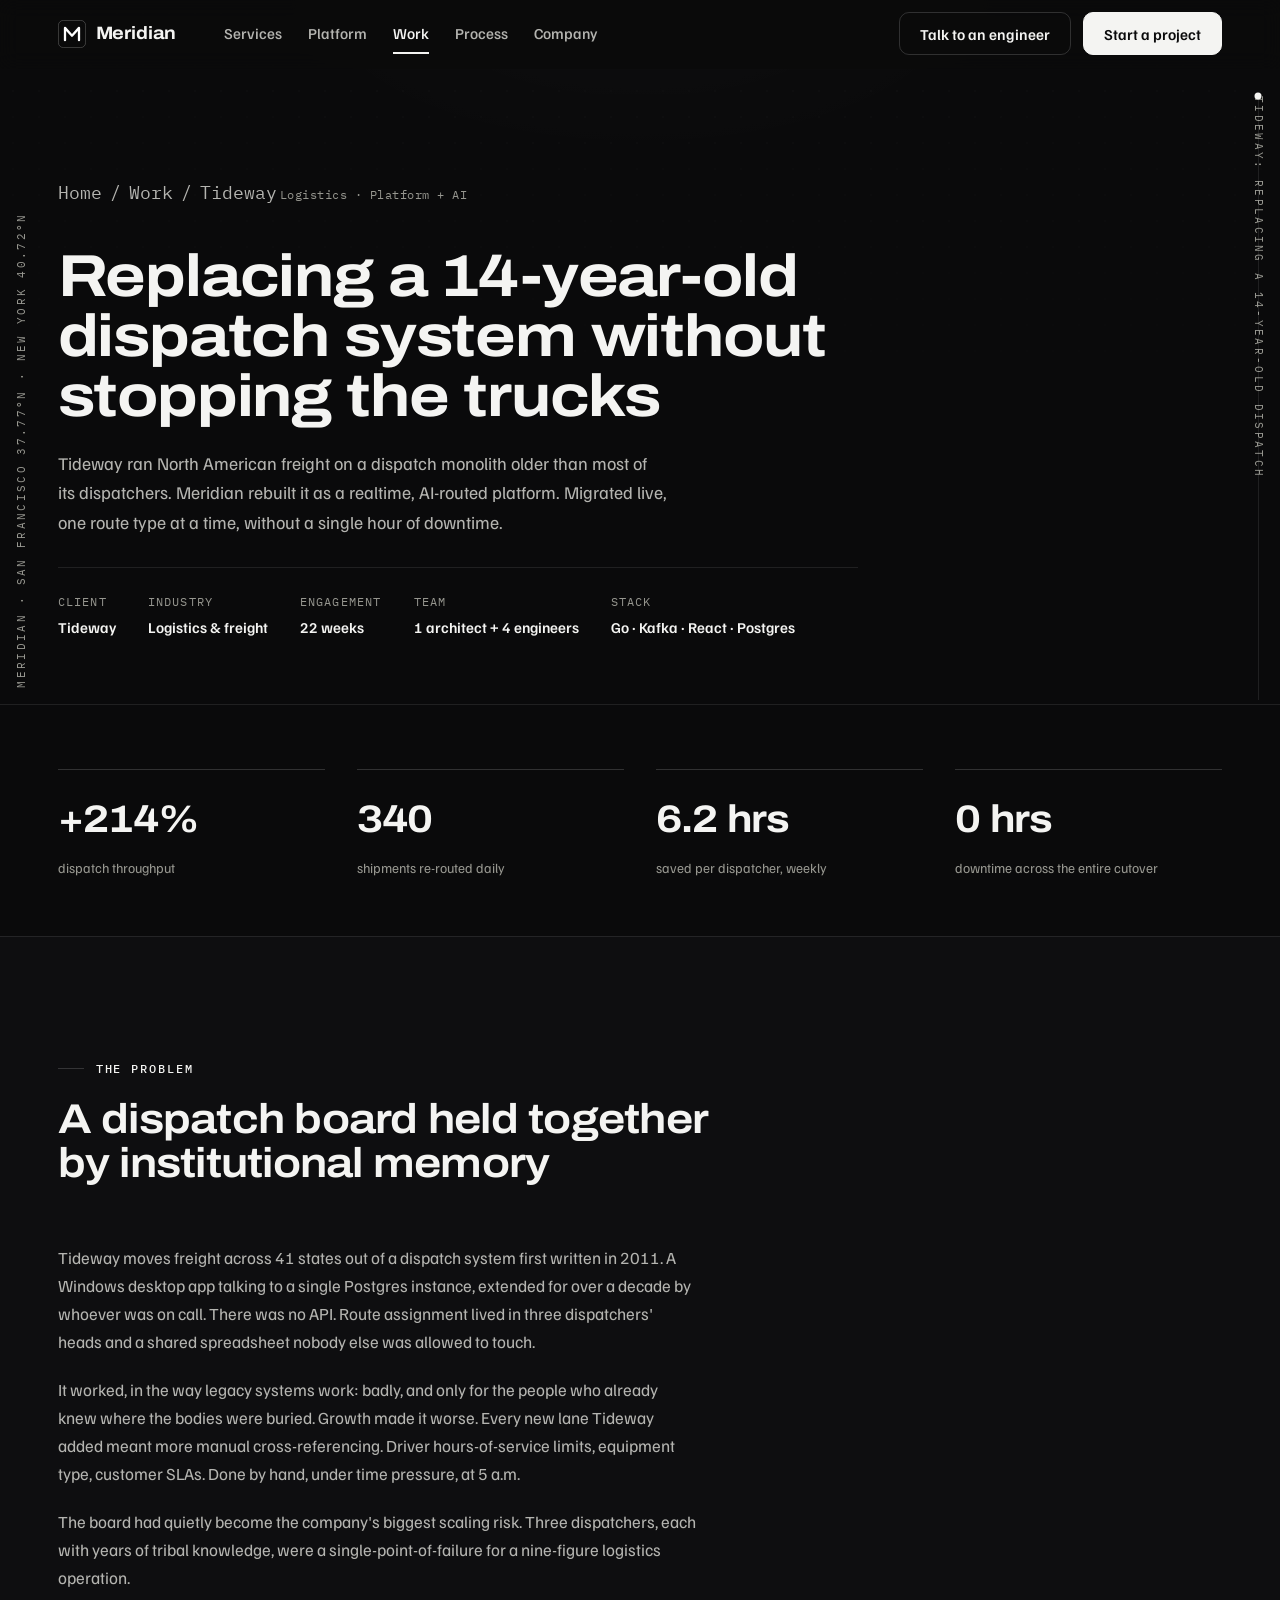
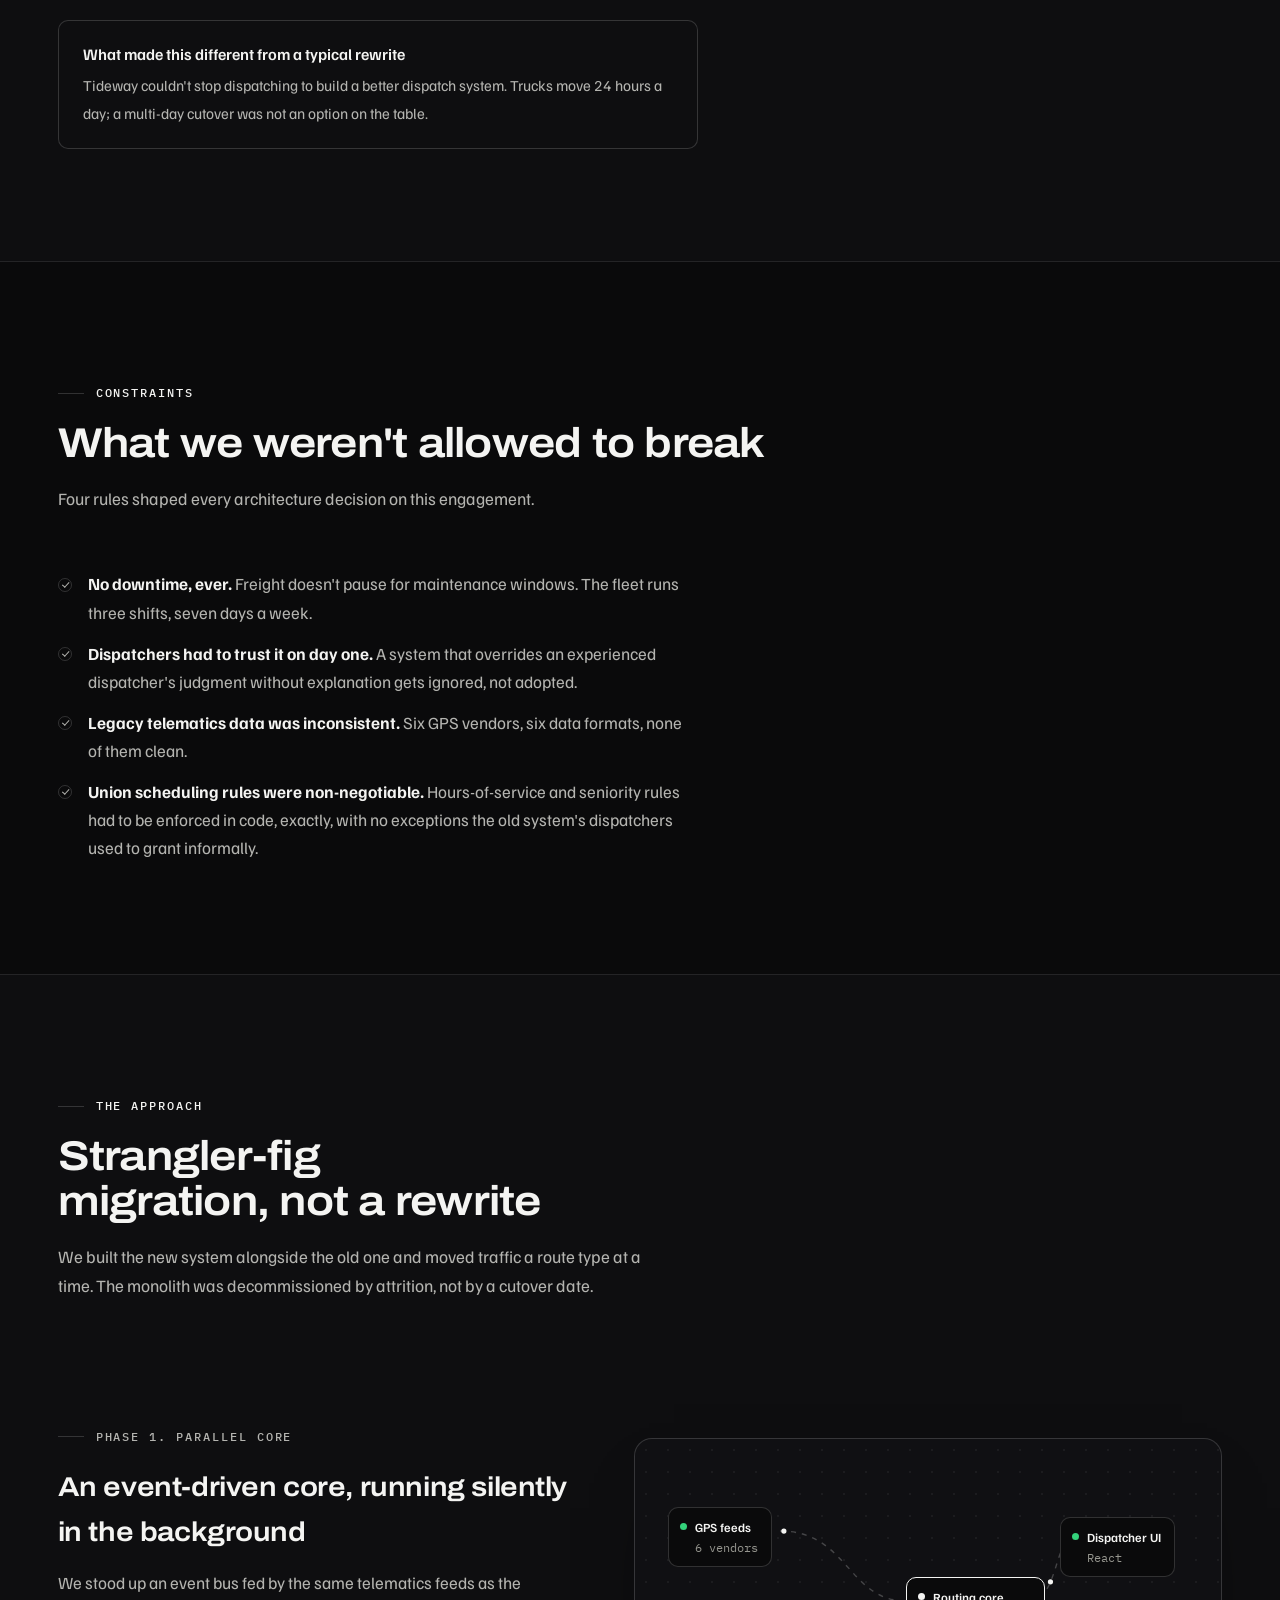
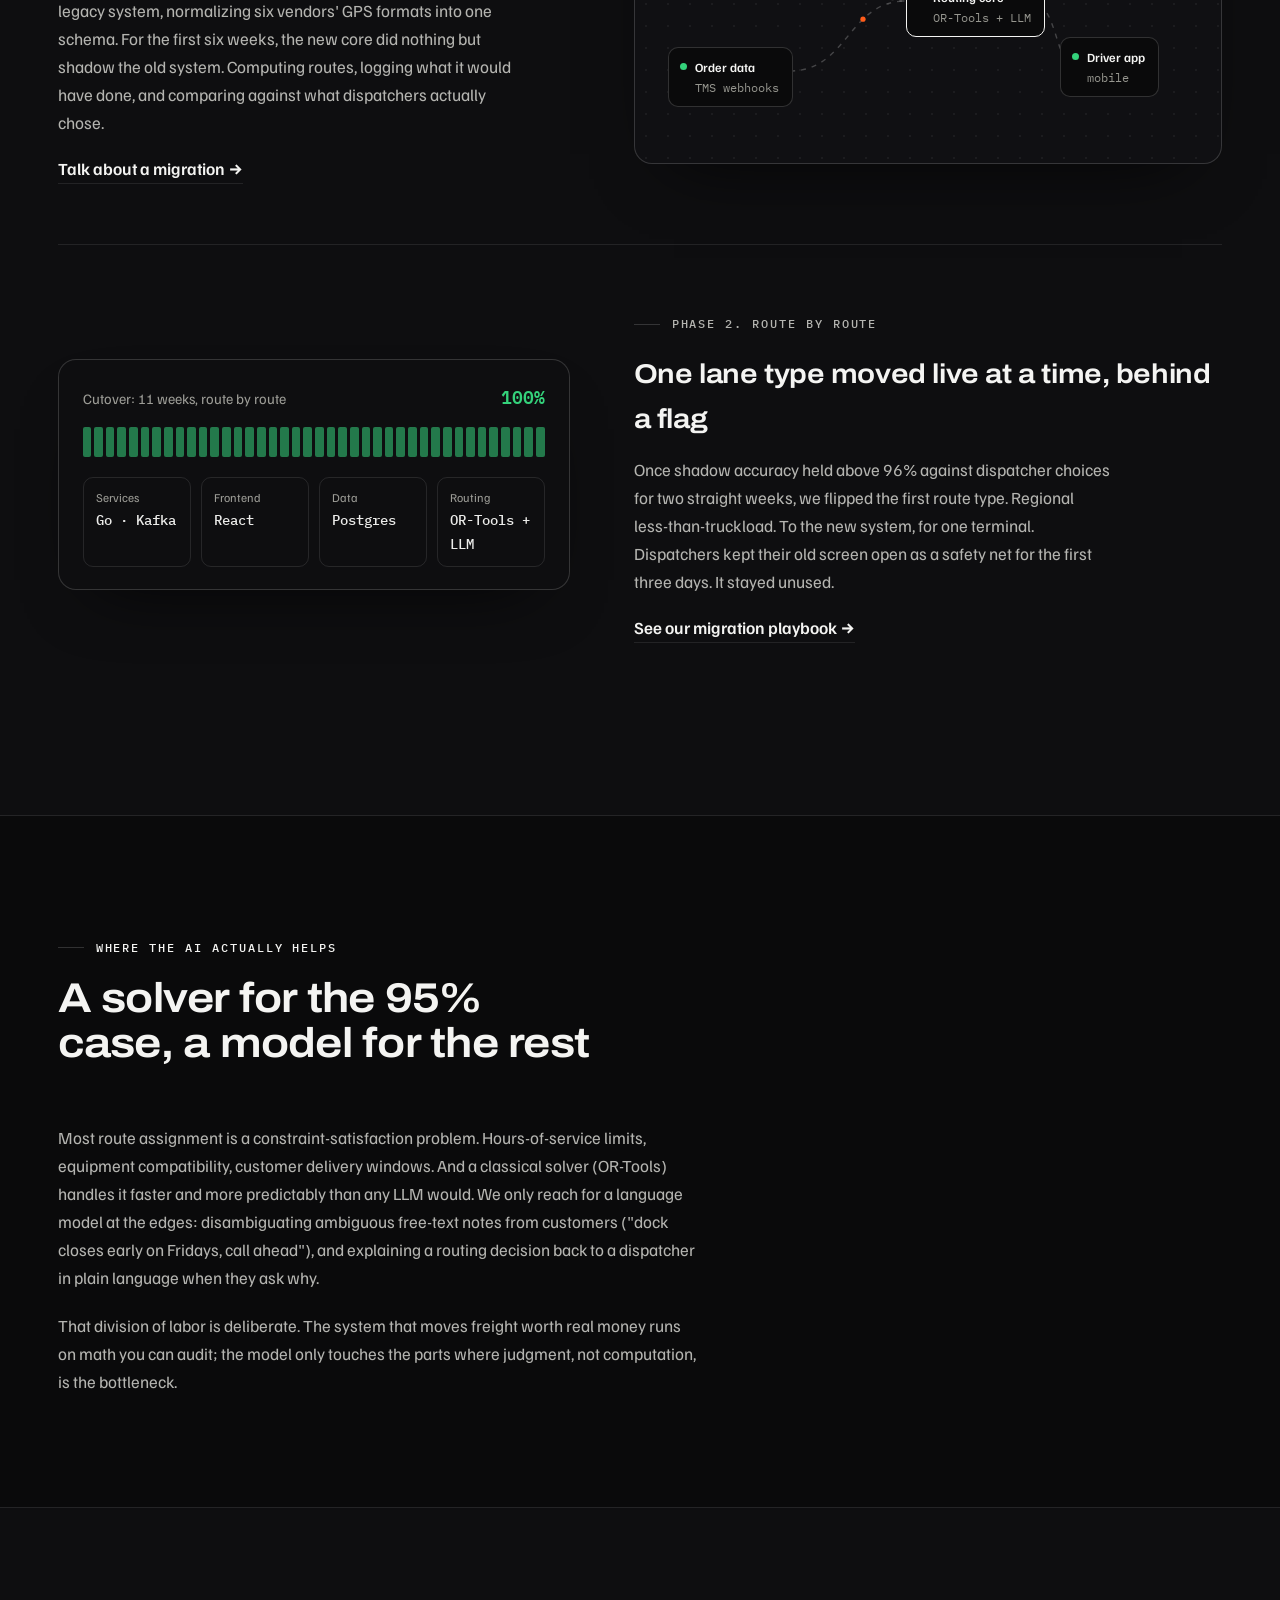
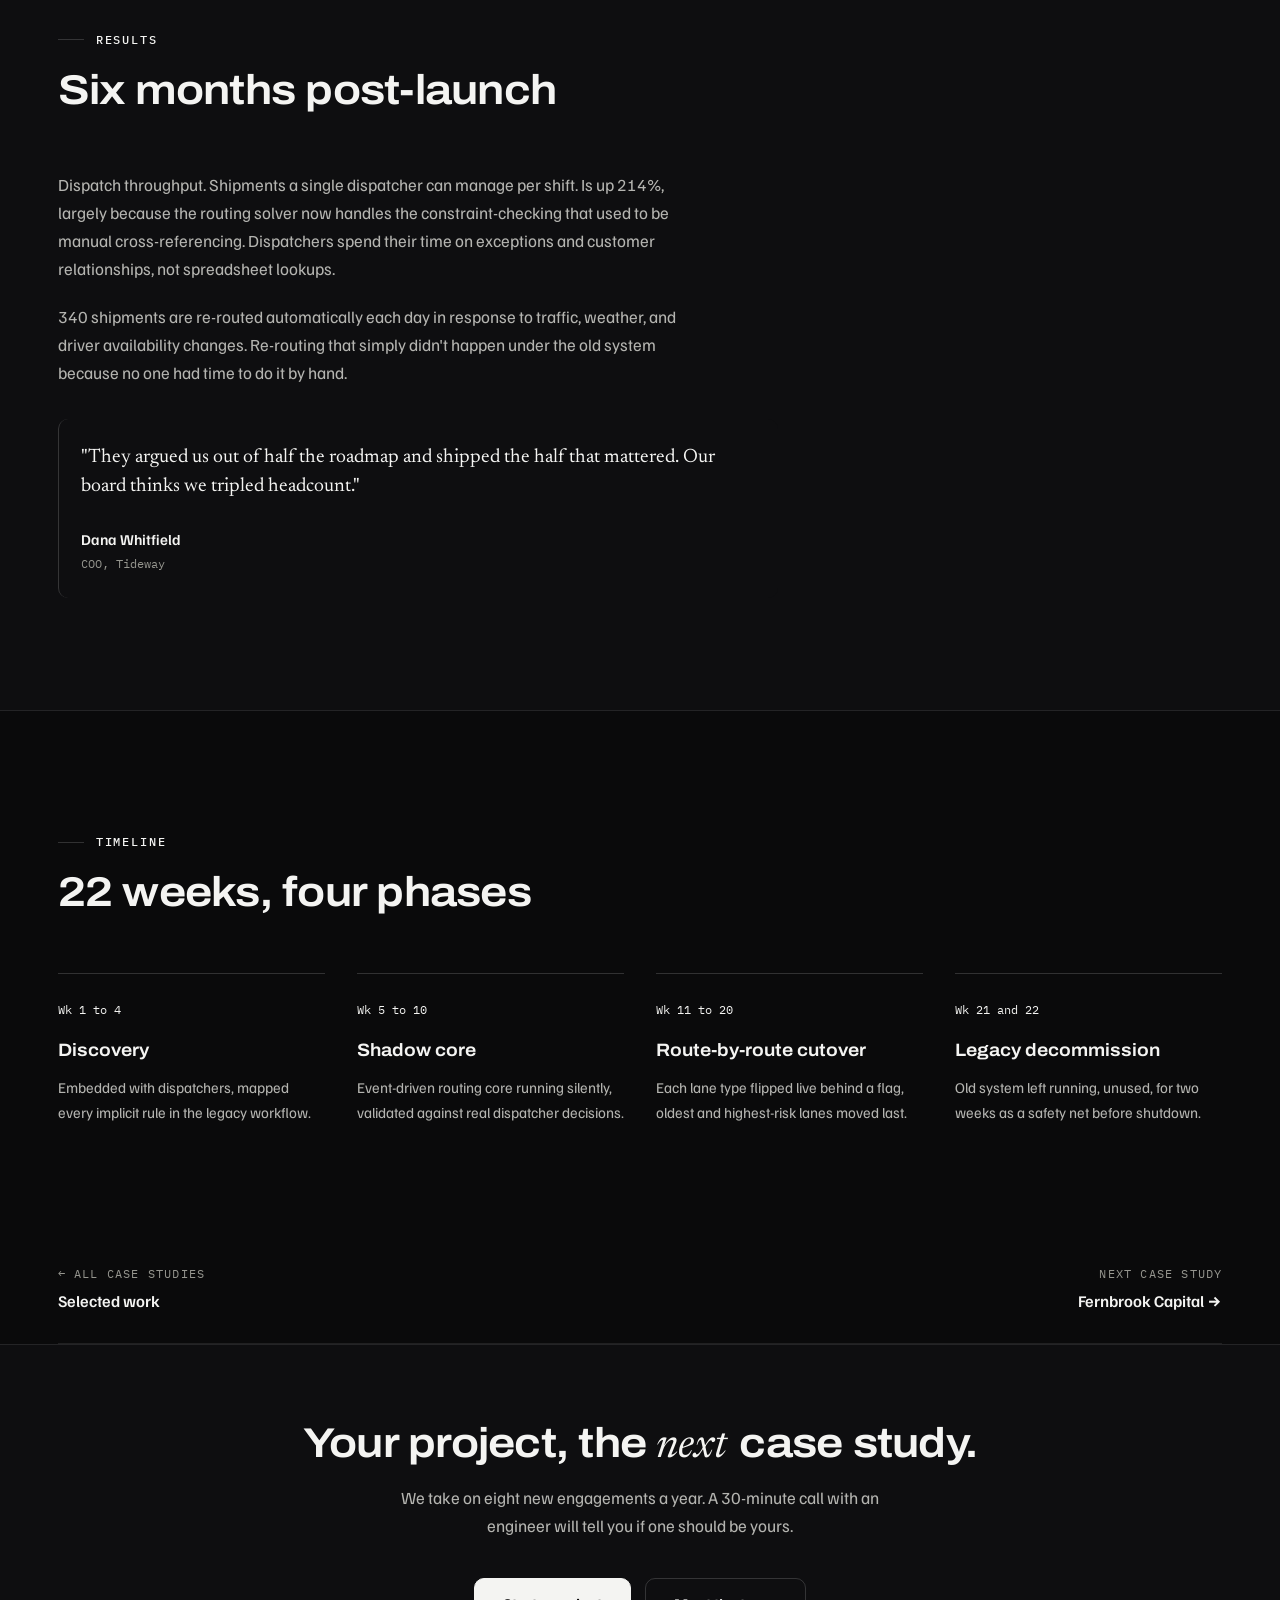
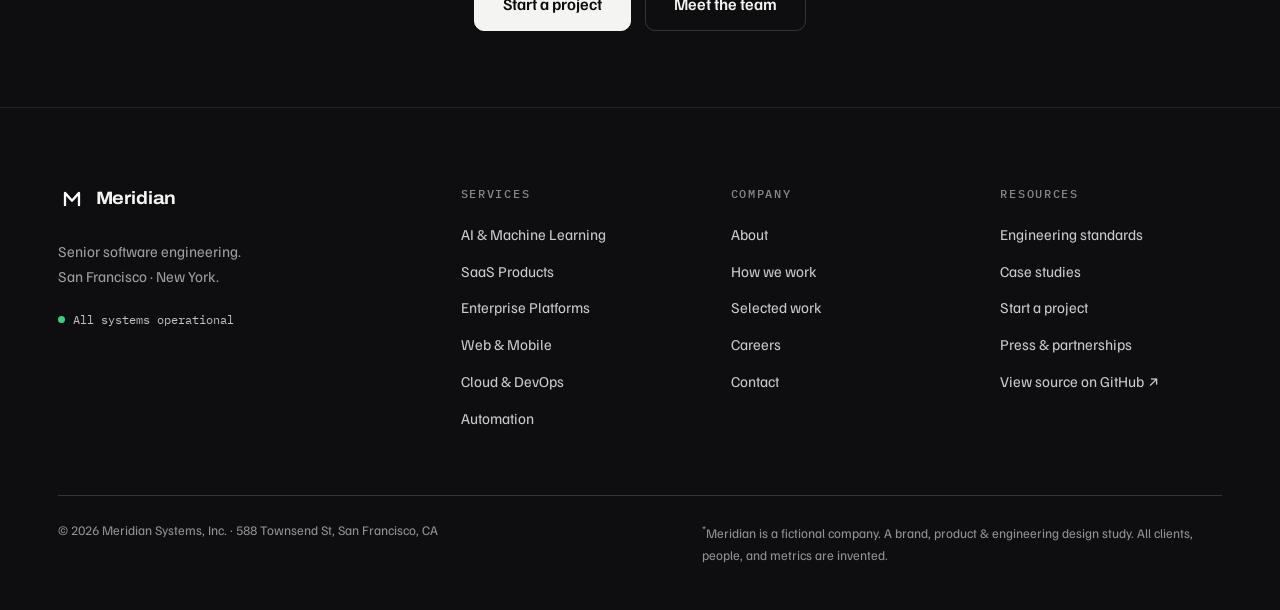
<file: case-tideway.html>
<!doctype html>
<html lang="en">
<head>
  <meta charset="utf-8">
  <meta name="viewport" content="width=device-width, initial-scale=1">
  <title>Tideway: Replacing a 14-Year-Old Dispatch System | Meridian</title>
  <meta name="description" content="How Meridian rebuilt Tideway's dispatch platform into a realtime, AI-routed system without ever taking the fleet offline. +214% dispatch throughput, 0 hours of downtime.">
  <meta property="og:title" content="Tideway: Replacing a 14-Year-Old Dispatch System | Meridian">
  <meta property="og:description" content="A strangler-fig migration, an AI routing layer, and 340 shipments re-routed daily. The full case study.">
  <meta name="theme-color" content="#0a0a0b">
  <link rel="icon" href="data:image/svg+xml,%3Csvg xmlns='http://www.w3.org/2000/svg' viewBox='0 0 32 32'%3E%3Crect width='32' height='32' rx='7' fill='%230a0a0b'/%3E%3Cpath d='M8 23V9l8 9 8-9v14' stroke='%23ffffff' stroke-width='2.6' fill='none' stroke-linecap='round' stroke-linejoin='round'/%3E%3C/svg%3E">
  <link rel="preconnect" href="https://fonts.googleapis.com">
  <link rel="preconnect" href="https://fonts.gstatic.com" crossorigin>
  <link href="https://fonts.googleapis.com/css2?family=Archivo:ital,wdth,wght@0,62..125,100..900;1,62..125,100..900&family=Familjen+Grotesk:ital,wght@0,400..700;1,400..700&family=Newsreader:ital,opsz,wght@1,6..72,400..500&family=IBM+Plex+Mono:wght@400;500&display=swap" rel="stylesheet">
  <link rel="stylesheet" href="css/styles.css">
</head>
<body>
  <a class="skip-link" href="#main">Skip to content</a>

  <header class="nav is-scrolled" id="nav">
    <div class="nav-inner">
      <a class="brand" href="index.html" aria-label="Meridian home">
        <svg class="brand-mark" viewBox="0 0 32 32" aria-hidden="true">
          <rect x="0.5" y="0.5" width="31" height="31" rx="5.5" fill="none" stroke="currentColor" stroke-opacity="0.35"/>
          <path d="M8 23V9l8 9 8-9v14" stroke="url(#mg)" stroke-width="2.6" fill="none" stroke-linecap="round" stroke-linejoin="round"/>
          <defs><linearGradient id="mg" x1="8" y1="9" x2="24" y2="23" gradientUnits="userSpaceOnUse"><stop stop-color="#ffffff"/><stop offset="1" stop-color="#ffffff"/></linearGradient></defs>
        </svg>
        <span class="brand-name">Meridian</span>
      </a>
      <nav class="nav-links" aria-label="Primary">
        <a href="index.html#capabilities">Services</a>
        <a href="index.html#platform">Platform</a>
        <a href="work.html" aria-current="page">Work</a>
        <a href="index.html#process">Process</a>
        <a href="about.html">Company</a>
      </nav>
      <div class="nav-actions">
        <a class="btn btn-ghost" href="index.html#contact">Talk to an engineer</a>
        <a class="btn btn-primary" href="index.html#contact">Start a project</a>
        <button class="nav-toggle" id="navToggle" aria-expanded="false" aria-controls="mobileMenu" aria-label="Open menu"><span></span><span></span></button>
      </div>
    </div>
    <div class="mobile-menu" id="mobileMenu">
      <a href="index.html#capabilities">Services</a>
      <a href="index.html#platform">Platform</a>
      <a href="work.html">Work</a>
      <a href="index.html#process">Process</a>
      <a href="about.html">Company</a>
      <a class="btn btn-primary" href="index.html#contact">Start a project</a>
    </div>
  </header>

  <main id="main">

    <!-- HERO -->
    <section class="subhero">
      <div class="hero-bg" aria-hidden="true"></div>
      <div class="container">
        <div class="subhero-inner" data-reveal>
          <p class="crumb"><a href="index.html">Home</a> <span>/</span> <a href="work.html">Work</a> <span>/</span> Tideway</p>
          <span class="case-tag">Logistics · Platform + AI</span>
          <h1 style="margin-top:16px;">Replacing a 14-year-old dispatch system without stopping the trucks</h1>
          <p>Tideway ran North American freight on a dispatch monolith older than most of its dispatchers. Meridian rebuilt it as a realtime, AI-routed platform. Migrated live, one route type at a time, without a single hour of downtime.</p>
          <div class="cs-meta">
            <div class="cs-meta-item"><span>Client</span><strong>Tideway</strong></div>
            <div class="cs-meta-item"><span>Industry</span><strong>Logistics &amp; freight</strong></div>
            <div class="cs-meta-item"><span>Engagement</span><strong>22 weeks</strong></div>
            <div class="cs-meta-item"><span>Team</span><strong>1 architect + 4 engineers</strong></div>
            <div class="cs-meta-item"><span>Stack</span><strong>Go · Kafka · React · Postgres</strong></div>
          </div>
        </div>
      </div>
    </section>

    <!-- STAT STRIP -->
    <section class="section" style="padding-top:64px; padding-bottom:56px;">
      <div class="container">
        <div class="stat-grid" data-reveal>
          <div class="stat-card"><span class="num">+214%</span><span class="lbl">dispatch throughput</span></div>
          <div class="stat-card"><span class="num">340</span><span class="lbl">shipments re-routed daily</span></div>
          <div class="stat-card"><span class="num">6.2 hrs</span><span class="lbl">saved per dispatcher, weekly</span></div>
          <div class="stat-card"><span class="num">0 hrs</span><span class="lbl">downtime across the entire cutover</span></div>
        </div>
      </div>
    </section>

    <!-- THE PROBLEM -->
    <section class="section section-alt">
      <div class="container">
        <div class="section-head" data-reveal style="max-width:720px;">
          <p class="eyebrow">The problem</p>
          <h2 class="h2">A dispatch board held together by institutional memory</h2>
        </div>
        <div class="prose" data-reveal>
          <p>Tideway moves freight across 41 states out of a dispatch system first written in 2011. A Windows desktop app talking to a single Postgres instance, extended for over a decade by whoever was on call. There was no API. Route assignment lived in three dispatchers' heads and a shared spreadsheet nobody else was allowed to touch.</p>
          <p>It worked, in the way legacy systems work: badly, and only for the people who already knew where the bodies were buried. Growth made it worse. Every new lane Tideway added meant more manual cross-referencing. Driver hours-of-service limits, equipment type, customer SLAs. Done by hand, under time pressure, at 5 a.m.</p>
          <p>The board had quietly become the company's biggest scaling risk. Three dispatchers, each with years of tribal knowledge, were a single-point-of-failure for a nine-figure logistics operation.</p>
          <div class="callout">
            <div>
              <strong>What made this different from a typical rewrite</strong>
              <span>Tideway couldn't stop dispatching to build a better dispatch system. Trucks move 24 hours a day; a multi-day cutover was not an option on the table.</span>
            </div>
          </div>
        </div>
      </div>
    </section>

    <!-- CONSTRAINTS -->
    <section class="section">
      <div class="container">
        <div class="section-head" data-reveal style="max-width:720px;">
          <p class="eyebrow">Constraints</p>
          <h2 class="h2">What we weren't allowed to break</h2>
          <p class="section-sub">Four rules shaped every architecture decision on this engagement.</p>
        </div>
        <ul class="check-list" data-reveal style="max-width:640px;">
          <li><strong>No downtime, ever.</strong> Freight doesn't pause for maintenance windows. The fleet runs three shifts, seven days a week.</li>
          <li><strong>Dispatchers had to trust it on day one.</strong> A system that overrides an experienced dispatcher's judgment without explanation gets ignored, not adopted.</li>
          <li><strong>Legacy telematics data was inconsistent.</strong> Six GPS vendors, six data formats, none of them clean.</li>
          <li><strong>Union scheduling rules were non-negotiable.</strong> Hours-of-service and seniority rules had to be enforced in code, exactly, with no exceptions the old system's dispatchers used to grant informally.</li>
        </ul>
      </div>
    </section>

    <!-- APPROACH -->
    <section class="section section-alt">
      <div class="container">
        <div class="section-head" data-reveal style="max-width:720px;">
          <p class="eyebrow">The approach</p>
          <h2 class="h2">Strangler-fig migration, not a rewrite</h2>
          <p class="section-sub">We built the new system alongside the old one and moved traffic a route type at a time. The monolith was decommissioned by attrition, not by a cutover date.</p>
        </div>

        <div class="vignette" data-reveal>
          <div class="vignette-copy">
            <p class="eyebrow">Phase 1. Parallel core</p>
            <h3>An event-driven core, running silently in the background</h3>
            <p>We stood up an event bus fed by the same telematics feeds as the legacy system, normalizing six vendors' GPS formats into one schema. For the first six weeks, the new core did nothing but shadow the old system. Computing routes, logging what it would have done, and comparing against what dispatchers actually chose.</p>
            <a class="text-link" href="index.html#contact">Talk about a migration →</a>
          </div>
          <div class="vignette-visual">
            <div class="canvas-card" aria-hidden="true">
              <div class="canvas-stage">
                <svg class="canvas-lines" viewBox="0 0 520 260">
                  <path class="flow" d="M112 60 C 180 60, 180 130, 238 130"/>
                  <path class="flow" d="M122 200 C 180 200, 180 130, 238 130"/>
                  <path class="flow" d="M362 130 C 388 130, 388 70, 402 70"/>
                  <path class="flow" d="M362 130 C 388 130, 388 190, 402 190"/>
                </svg>
                <div class="node" style="--x:20px; --y:56px;"><span class="node-dot ok"></span>GPS feeds<small>6 vendors</small></div>
                <div class="node" style="--x:20px; --y:196px;"><span class="node-dot ok"></span>Order data<small>TMS webhooks</small></div>
                <div class="node node-hot" style="--x:258px; --y:126px;"><span class="node-dot acc"></span>Routing core<small>OR-Tools + LLM</small></div>
                <div class="node" style="--x:412px; --y:66px;"><span class="node-dot ok"></span>Dispatcher UI<small>React</small></div>
                <div class="node" style="--x:412px; --y:186px;"><span class="node-dot ok"></span>Driver app<small>mobile</small></div>
              </div>
            </div>
          </div>
        </div>

        <div class="vignette vignette-flip" data-reveal>
          <div class="vignette-copy">
            <p class="eyebrow">Phase 2. Route by route</p>
            <h3>One lane type moved live at a time, behind a flag</h3>
            <p>Once shadow accuracy held above 96% against dispatcher choices for two straight weeks, we flipped the first route type. Regional less-than-truckload. To the new system, for one terminal. Dispatchers kept their old screen open as a safety net for the first three days. It stayed unused.</p>
            <a class="text-link" href="index.html#contact">See our migration playbook →</a>
          </div>
          <div class="vignette-visual">
            <div class="ops-card" aria-hidden="true">
              <div class="ops-row"><span>Cutover: 11 weeks, route by route</span><strong class="ok-text">100%</strong></div>
              <div class="uptime-bars">
                <span></span><span></span><span></span><span></span><span></span><span></span><span></span><span></span><span></span><span></span><span></span><span></span><span></span><span></span><span></span><span></span><span></span><span></span><span></span><span></span><span></span><span></span><span></span><span></span><span></span><span></span><span></span><span></span><span></span><span></span><span></span><span></span><span></span><span></span><span></span><span></span><span></span><span></span><span></span><span></span>
              </div>
              <div class="ops-grid">
                <div class="ops-stat"><span>Services</span><strong>Go · Kafka</strong></div>
                <div class="ops-stat"><span>Frontend</span><strong>React</strong></div>
                <div class="ops-stat"><span>Data</span><strong>Postgres</strong></div>
                <div class="ops-stat"><span>Routing</span><strong>OR-Tools + LLM</strong></div>
              </div>
            </div>
          </div>
        </div>
      </div>
    </section>

    <!-- AI ROUTING LAYER -->
    <section class="section">
      <div class="container">
        <div class="section-head" data-reveal style="max-width:720px;">
          <p class="eyebrow">Where the AI actually helps</p>
          <h2 class="h2">A solver for the 95% case, a model for the rest</h2>
        </div>
        <div class="prose" data-reveal>
          <p>Most route assignment is a constraint-satisfaction problem. Hours-of-service limits, equipment compatibility, customer delivery windows. And a classical solver (OR-Tools) handles it faster and more predictably than any LLM would. We only reach for a language model at the edges: disambiguating ambiguous free-text notes from customers ("dock closes early on Fridays, call ahead"), and explaining a routing decision back to a dispatcher in plain language when they ask why.</p>
          <p>That division of labor is deliberate. The system that moves freight worth real money runs on math you can audit; the model only touches the parts where judgment, not computation, is the bottleneck.</p>
        </div>
      </div>
    </section>

    <!-- RESULTS -->
    <section class="section section-alt">
      <div class="container">
        <div class="section-head" data-reveal style="max-width:720px;">
          <p class="eyebrow">Results</p>
          <h2 class="h2">Six months post-launch</h2>
        </div>
        <div class="prose" data-reveal>
          <p>Dispatch throughput. Shipments a single dispatcher can manage per shift. Is up 214%, largely because the routing solver now handles the constraint-checking that used to be manual cross-referencing. Dispatchers spend their time on exceptions and customer relationships, not spreadsheet lookups.</p>
          <p>340 shipments are re-routed automatically each day in response to traffic, weather, and driver availability changes. Re-routing that simply didn't happen under the old system because no one had time to do it by hand.</p>
        </div>
        <div class="quote quote-featured" data-reveal style="margin-top:32px; max-width:720px;">
          <blockquote>"They argued us out of half the roadmap and shipped the half that mattered. Our board thinks we tripled headcount."</blockquote>
          <figcaption><strong>Dana Whitfield</strong><span>COO, Tideway</span></figcaption>
        </div>
      </div>
    </section>

    <!-- TIMELINE -->
    <section class="section">
      <div class="container">
        <div class="section-head" data-reveal style="max-width:720px;">
          <p class="eyebrow">Timeline</p>
          <h2 class="h2">22 weeks, four phases</h2>
        </div>
        <div class="steps" data-reveal>
          <div class="step"><span class="step-num">Wk 1 to 4</span><h3>Discovery</h3><p>Embedded with dispatchers, mapped every implicit rule in the legacy workflow.</p></div>
          <div class="step"><span class="step-num">Wk 5 to 10</span><h3>Shadow core</h3><p>Event-driven routing core running silently, validated against real dispatcher decisions.</p></div>
          <div class="step"><span class="step-num">Wk 11 to 20</span><h3>Route-by-route cutover</h3><p>Each lane type flipped live behind a flag, oldest and highest-risk lanes moved last.</p></div>
          <div class="step"><span class="step-num">Wk 21 and 22</span><h3>Legacy decommission</h3><p>Old system left running, unused, for two weeks as a safety net before shutdown.</p></div>
        </div>
      </div>
    </section>

    <!-- CASE NAV -->
    <section class="section" style="padding-top:0; padding-bottom:0;">
      <div class="container">
        <nav class="case-nav" aria-label="More case studies">
          <a href="work.html"><span class="cn-label">← All case studies</span><span class="cn-title">Selected work</span></a>
          <a class="next" href="case-fernbrook.html"><span class="cn-label">Next case study</span><span class="cn-title">Fernbrook Capital →</span></a>
        </nav>
      </div>
    </section>

    <section class="cta-band">
      <div class="container" data-reveal>
        <h2 class="h2">Your project, the <em class="accent-serif">next</em> case study.</h2>
        <p>We take on eight new engagements a year. A 30-minute call with an engineer will tell you if one should be yours.</p>
        <div class="hero-cta"><a class="btn btn-primary btn-lg" href="index.html#contact">Start a project</a><a class="btn btn-ghost btn-lg" href="about.html">Meet the team</a></div>
      </div>
    </section>
  </main>

  <div id="footer-root"></div>
  <script src="js/footer.js" defer></script>
  <script src="js/app.js" defer></script>
</body>
</html>
</file>
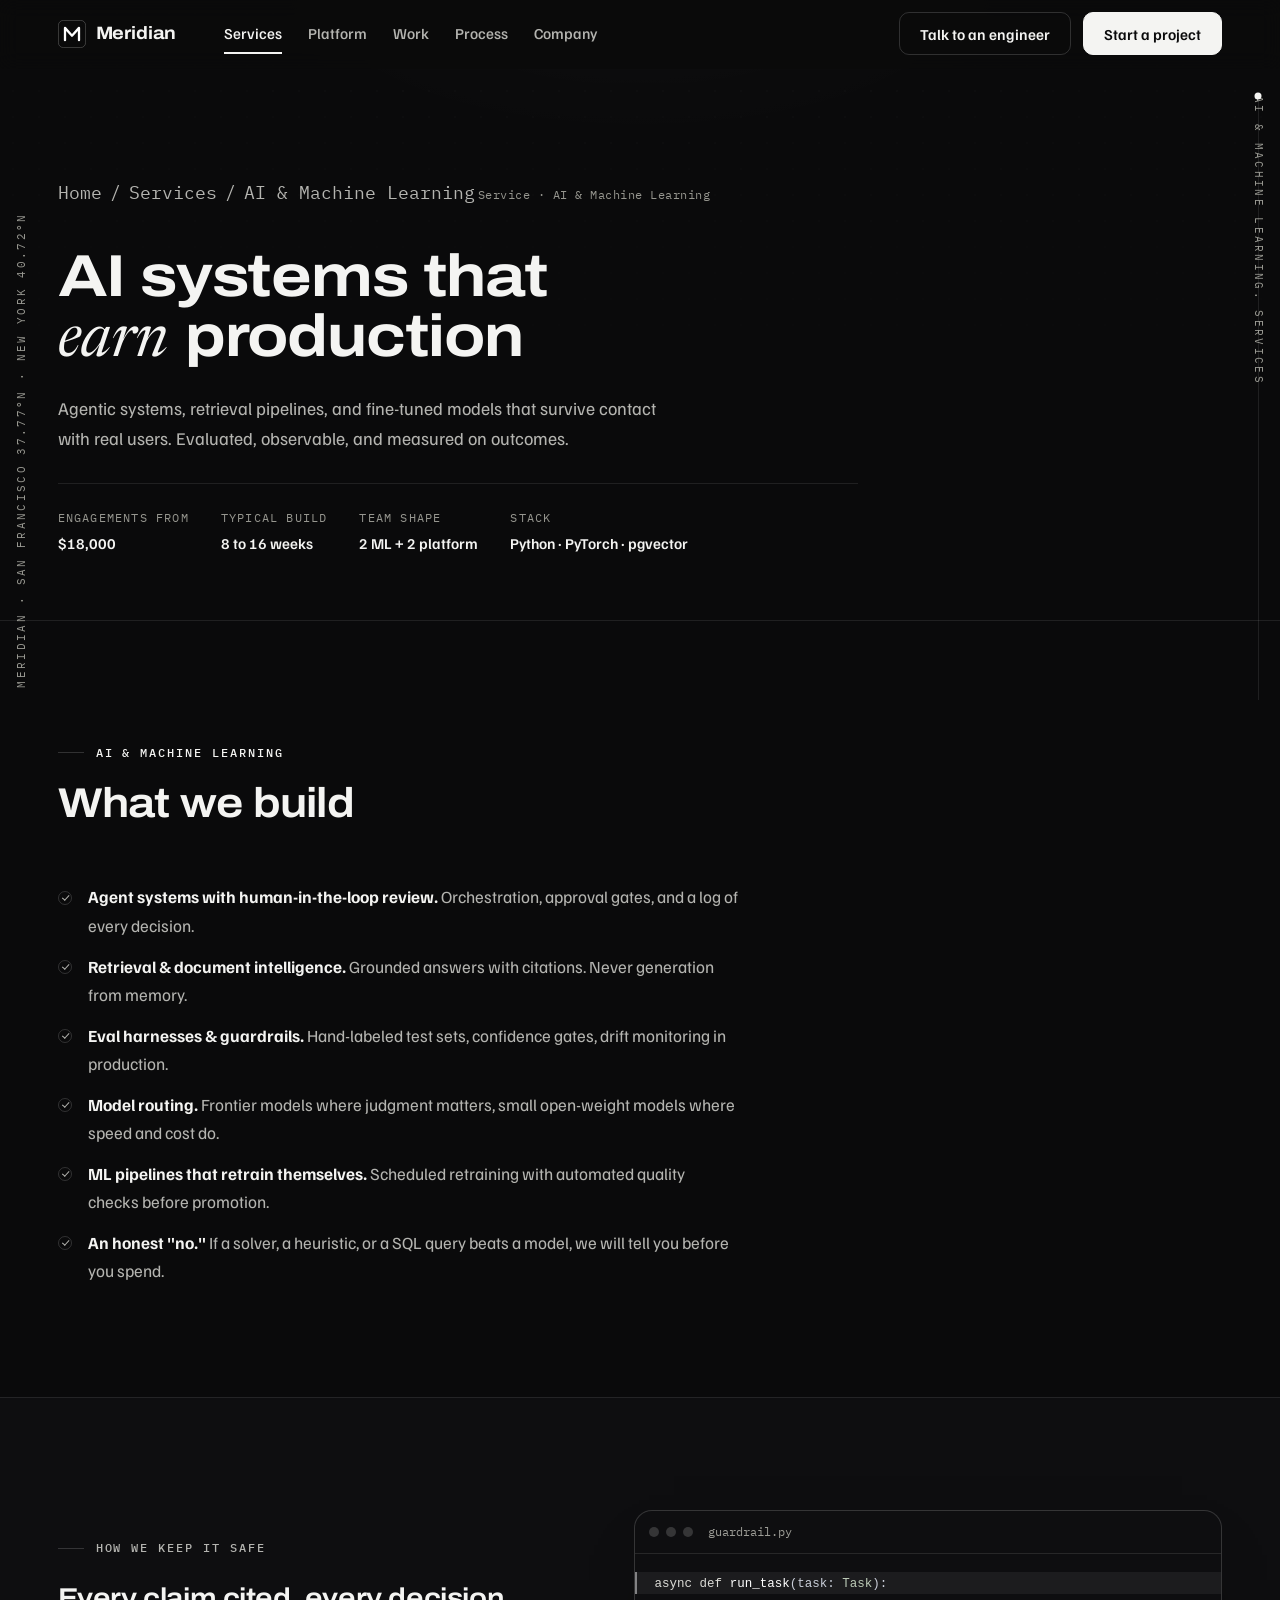
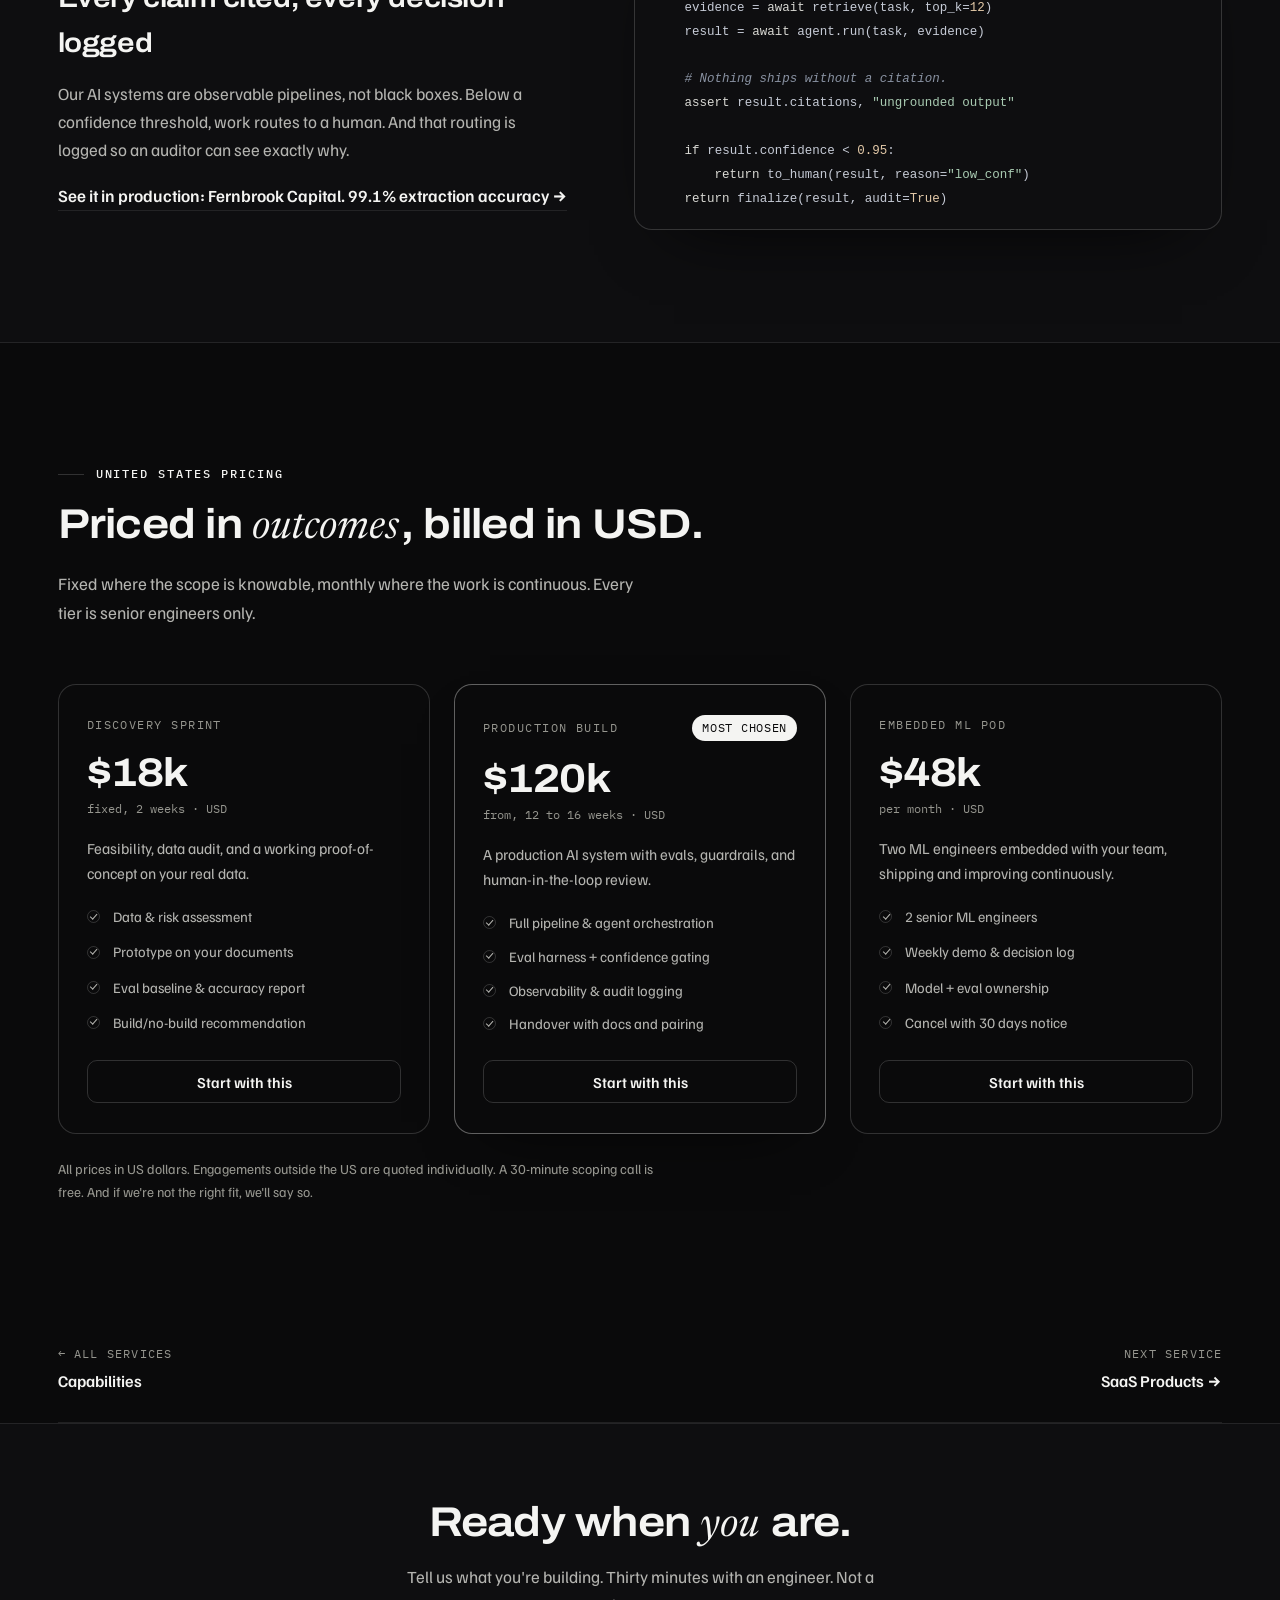
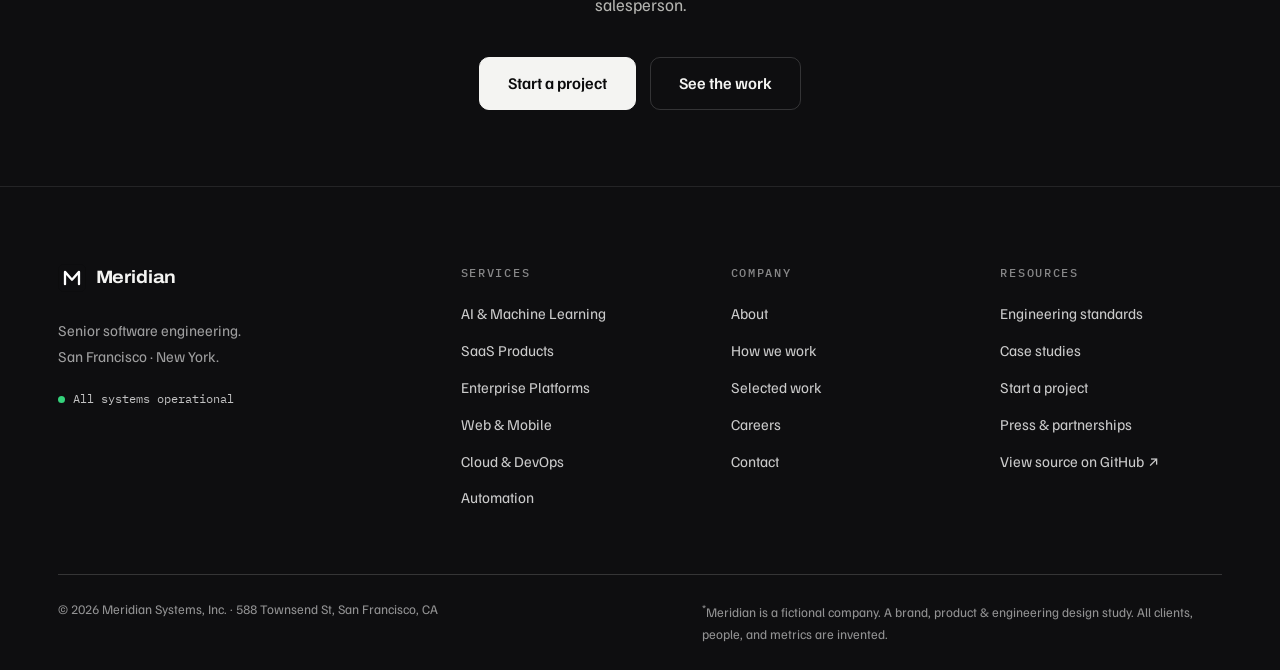
<file: service-ai.html>
<!doctype html>
<html lang="en">
<head>
  <meta charset="utf-8">
  <meta name="viewport" content="width=device-width, initial-scale=1">
  <title>AI & Machine Learning. Services | Meridian</title>
  <meta name="description" content="Agentic systems, retrieval pipelines, and fine-tuned models that survive contact with real users. Evaluated, observable, and measured on outcomes.">
  <meta property="og:title" content="AI & Machine Learning. Services | Meridian">
  <meta property="og:description" content="Agentic systems, retrieval pipelines, and fine-tuned models that survive contact with real users. Evaluated, observable, and measured on outcomes.">
  <meta name="theme-color" content="#0a0a0b">
  <link rel="icon" href="data:image/svg+xml,%3Csvg xmlns='http://www.w3.org/2000/svg' viewBox='0 0 32 32'%3E%3Crect width='32' height='32' rx='7' fill='%230a0a0b'/%3E%3Cpath d='M8 23V9l8 9 8-9v14' stroke='%23ffffff' stroke-width='2.6' fill='none' stroke-linecap='round' stroke-linejoin='round'/%3E%3C/svg%3E">
  <link rel="preconnect" href="https://fonts.googleapis.com">
  <link rel="preconnect" href="https://fonts.gstatic.com" crossorigin>
  <link href="https://fonts.googleapis.com/css2?family=Archivo:ital,wdth,wght@0,62..125,100..900;1,62..125,100..900&family=Familjen+Grotesk:ital,wght@0,400..700;1,400..700&family=Newsreader:ital,opsz,wght@1,6..72,400..500&family=IBM+Plex+Mono:wght@400;500&display=swap" rel="stylesheet">
  <link rel="stylesheet" href="css/styles.css">
</head>
<body>
  <a class="skip-link" href="#main">Skip to content</a>

  <header class="nav is-scrolled" id="nav">
    <div class="nav-inner">
      <a class="brand" href="index.html" aria-label="Meridian home">
        <svg class="brand-mark" viewBox="0 0 32 32" aria-hidden="true">
          <rect x="0.5" y="0.5" width="31" height="31" rx="5.5" fill="none" stroke="currentColor" stroke-opacity="0.35"/>
          <path d="M8 23V9l8 9 8-9v14" stroke="url(#mg)" stroke-width="2.6" fill="none" stroke-linecap="round" stroke-linejoin="round"/>
          <defs><linearGradient id="mg" x1="8" y1="9" x2="24" y2="23" gradientUnits="userSpaceOnUse"><stop stop-color="#ffffff"/><stop offset="1" stop-color="#ffffff"/></linearGradient></defs>
        </svg>
        <span class="brand-name">Meridian</span>
      </a>
      <nav class="nav-links" aria-label="Primary">
        <a href="index.html#capabilities" aria-current="page">Services</a>
        <a href="index.html#platform">Platform</a>
        <a href="work.html">Work</a>
        <a href="index.html#process">Process</a>
        <a href="about.html">Company</a>
      </nav>
      <div class="nav-actions">
        <a class="btn btn-ghost" href="index.html#contact">Talk to an engineer</a>
        <a class="btn btn-primary" href="index.html#contact">Start a project</a>
        <button class="nav-toggle" id="navToggle" aria-expanded="false" aria-controls="mobileMenu" aria-label="Open menu"><span></span><span></span></button>
      </div>
    </div>
    <div class="mobile-menu" id="mobileMenu">
      <a href="index.html#capabilities">Services</a>
      <a href="index.html#platform">Platform</a>
      <a href="work.html">Work</a>
      <a href="index.html#process">Process</a>
      <a href="about.html">Company</a>
      <a class="btn btn-primary" href="index.html#contact">Start a project</a>
    </div>
  </header>

  <main id="main">

    <!-- HERO -->
    <section class="subhero">
      <div class="hero-bg" aria-hidden="true"></div>
      <div class="container">
        <div class="subhero-inner" data-reveal>
          <p class="crumb"><a href="index.html">Home</a> <span>/</span> <a href="index.html#capabilities">Services</a> <span>/</span> AI & Machine Learning</p>
          <span class="case-tag">Service · AI & Machine Learning</span>
          <h1 style="margin-top:16px;">AI systems that <em class="accent-serif">earn</em> production</h1>
          <p>Agentic systems, retrieval pipelines, and fine-tuned models that survive contact with real users. Evaluated, observable, and measured on outcomes.</p>
          <div class="cs-meta">
            <div class="cs-meta-item"><span>Engagements from</span><strong>$18,000</strong></div>
            <div class="cs-meta-item"><span>Typical build</span><strong>8 to 16 weeks</strong></div>
            <div class="cs-meta-item"><span>Team shape</span><strong>2 ML + 2 platform</strong></div>
            <div class="cs-meta-item"><span>Stack</span><strong>Python · PyTorch · pgvector</strong></div>
          </div>
        </div>
      </div>
    </section>

    <!-- WHAT WE BUILD -->
    <section class="section">
      <div class="container">
        <div class="section-head" data-reveal style="max-width:720px;">
          <p class="eyebrow">AI & Machine Learning</p>
          <h2 class="h2">What we build</h2>
        </div>
        <ul class="check-list" data-reveal style="max-width:680px;">
          <li><strong>Agent systems with human-in-the-loop review.</strong> Orchestration, approval gates, and a log of every decision.</li>
          <li><strong>Retrieval & document intelligence.</strong> Grounded answers with citations. Never generation from memory.</li>
          <li><strong>Eval harnesses & guardrails.</strong> Hand-labeled test sets, confidence gates, drift monitoring in production.</li>
          <li><strong>Model routing.</strong> Frontier models where judgment matters, small open-weight models where speed and cost do.</li>
          <li><strong>ML pipelines that retrain themselves.</strong> Scheduled retraining with automated quality checks before promotion.</li>
          <li><strong>An honest "no."</strong> If a solver, a heuristic, or a SQL query beats a model, we will tell you before you spend.</li>
        </ul>
      </div>
    </section>

    <!-- APPROACH VIGNETTE -->
    <section class="section section-alt">
      <div class="container">
        <div class="vignette" data-reveal style="padding-top:0; padding-bottom:0;">
          <div class="vignette-copy">
            <p class="eyebrow">How we keep it safe</p>
            <h3>Every claim cited, every decision logged</h3>
            <p>Our AI systems are observable pipelines, not black boxes. Below a confidence threshold, work routes to a human. And that routing is logged so an auditor can see exactly why.</p>
            <a class="text-link" href="case-fernbrook.html">See it in production: Fernbrook Capital. 99.1% extraction accuracy →</a>
          </div>
          <div class="vignette-visual">
            <div class="code-card" aria-hidden="true">
              <div class="code-top"><span class="tl-dot"></span><span class="tl-dot"></span><span class="tl-dot"></span><span class="code-file">guardrail.py</span></div>
<pre class="code"><code><span class="c-kw">async def</span> <span class="c-fn">run_task</span>(task: <span class="c-ty">Task</span>):
    evidence = <span class="c-kw">await</span> retrieve(task, top_k=<span class="c-nu">12</span>)
    result = <span class="c-kw">await</span> agent.run(task, evidence)

    <span class="c-cm"># Nothing ships without a citation.</span>
    <span class="c-kw">assert</span> result.citations, <span class="c-st">"ungrounded output"</span>

    <span class="c-kw">if</span> result.confidence &lt; <span class="c-nu">0.95</span>:
        <span class="c-kw">return</span> to_human(result, reason=<span class="c-st">"low_conf"</span>)
    <span class="c-kw">return</span> finalize(result, audit=<span class="c-nu">True</span>)</code></pre>
            </div>
          </div>
        </div>
      </div>
    </section>

    <!-- PRICING (USD) -->
    <section class="section" id="pricing">
      <div class="container">
        <div class="section-head" data-reveal>
          <p class="eyebrow">United States pricing</p>
          <h2 class="h2">Priced in <em class="accent-serif">outcomes</em>, billed in USD.</h2>
          <p class="section-sub">Fixed where the scope is knowable, monthly where the work is continuous. Every tier is senior engineers only.</p>
        </div>
        <div class="pricing-grid">
          <div class="price-card" data-reveal>
            <div class="price-tier"><span>Discovery sprint</span></div>
            <span class="price-num">$18k</span>
            <span class="price-per">fixed, 2 weeks · USD</span>
            <p class="price-desc">Feasibility, data audit, and a working proof-of-concept on your real data.</p>
            <ul class="price-feats">
            <li>Data & risk assessment</li>
            <li>Prototype on your documents</li>
            <li>Eval baseline & accuracy report</li>
            <li>Build/no-build recommendation</li>
            </ul>
            <a class="btn btn-ghost" href="index.html#contact">Start with this</a>
          </div>
          <div class="price-card featured" data-reveal>
            <div class="price-tier"><span>Production build</span><span class="price-badge">Most chosen</span></div>
            <span class="price-num">$120k</span>
            <span class="price-per">from, 12 to 16 weeks · USD</span>
            <p class="price-desc">A production AI system with evals, guardrails, and human-in-the-loop review.</p>
            <ul class="price-feats">
            <li>Full pipeline & agent orchestration</li>
            <li>Eval harness + confidence gating</li>
            <li>Observability & audit logging</li>
            <li>Handover with docs and pairing</li>
            </ul>
            <a class="btn btn-ghost" href="index.html#contact">Start with this</a>
          </div>
          <div class="price-card" data-reveal>
            <div class="price-tier"><span>Embedded ML pod</span></div>
            <span class="price-num">$48k</span>
            <span class="price-per">per month · USD</span>
            <p class="price-desc">Two ML engineers embedded with your team, shipping and improving continuously.</p>
            <ul class="price-feats">
            <li>2 senior ML engineers</li>
            <li>Weekly demo & decision log</li>
            <li>Model + eval ownership</li>
            <li>Cancel with 30 days notice</li>
            </ul>
            <a class="btn btn-ghost" href="index.html#contact">Start with this</a>
          </div>
        </div>
        <p class="pricing-note" data-reveal>All prices in US dollars. Engagements outside the US are quoted individually. A 30-minute scoping call is free. And if we're not the right fit, we'll say so.</p>
      </div>
    </section>

    <!-- SERVICE NAV -->
    <section class="section" style="padding-top:0; padding-bottom:0;">
      <div class="container">
        <nav class="case-nav" aria-label="More services">
          <a href="index.html#capabilities"><span class="cn-label">← All services</span><span class="cn-title">Capabilities</span></a>
          <a class="next" href="service-saas.html"><span class="cn-label">Next service</span><span class="cn-title">SaaS Products →</span></a>
        </nav>
      </div>
    </section>

    <section class="cta-band">
      <div class="container" data-reveal>
        <h2 class="h2">Ready when <em class="accent-serif">you</em> are.</h2>
        <p>Tell us what you're building. Thirty minutes with an engineer. Not a salesperson.</p>
        <div class="hero-cta"><a class="btn btn-primary btn-lg" href="index.html#contact">Start a project</a><a class="btn btn-ghost btn-lg" href="work.html">See the work</a></div>
      </div>
    </section>
  </main>

  <div id="footer-root"></div>
  <script src="js/footer.js" defer></script>
  <script src="js/app.js" defer></script>
</body>
</html>
</file>
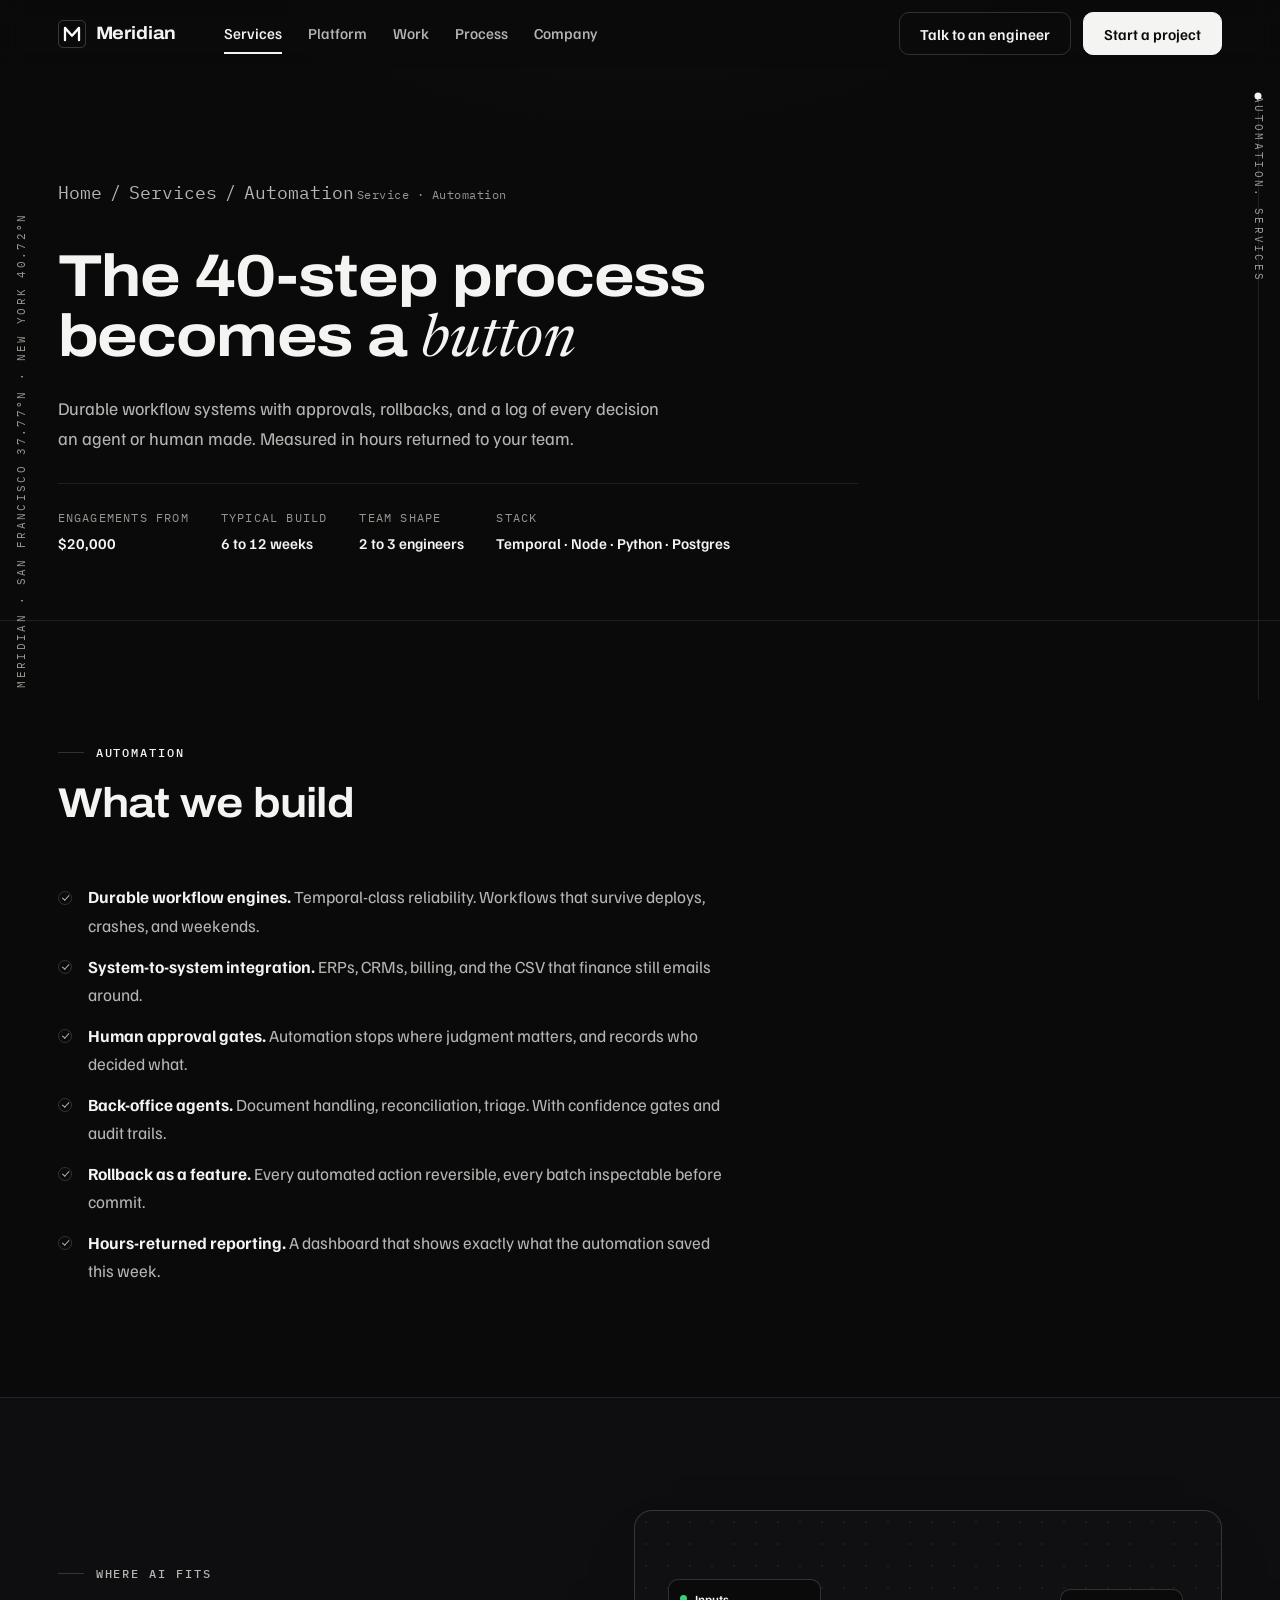
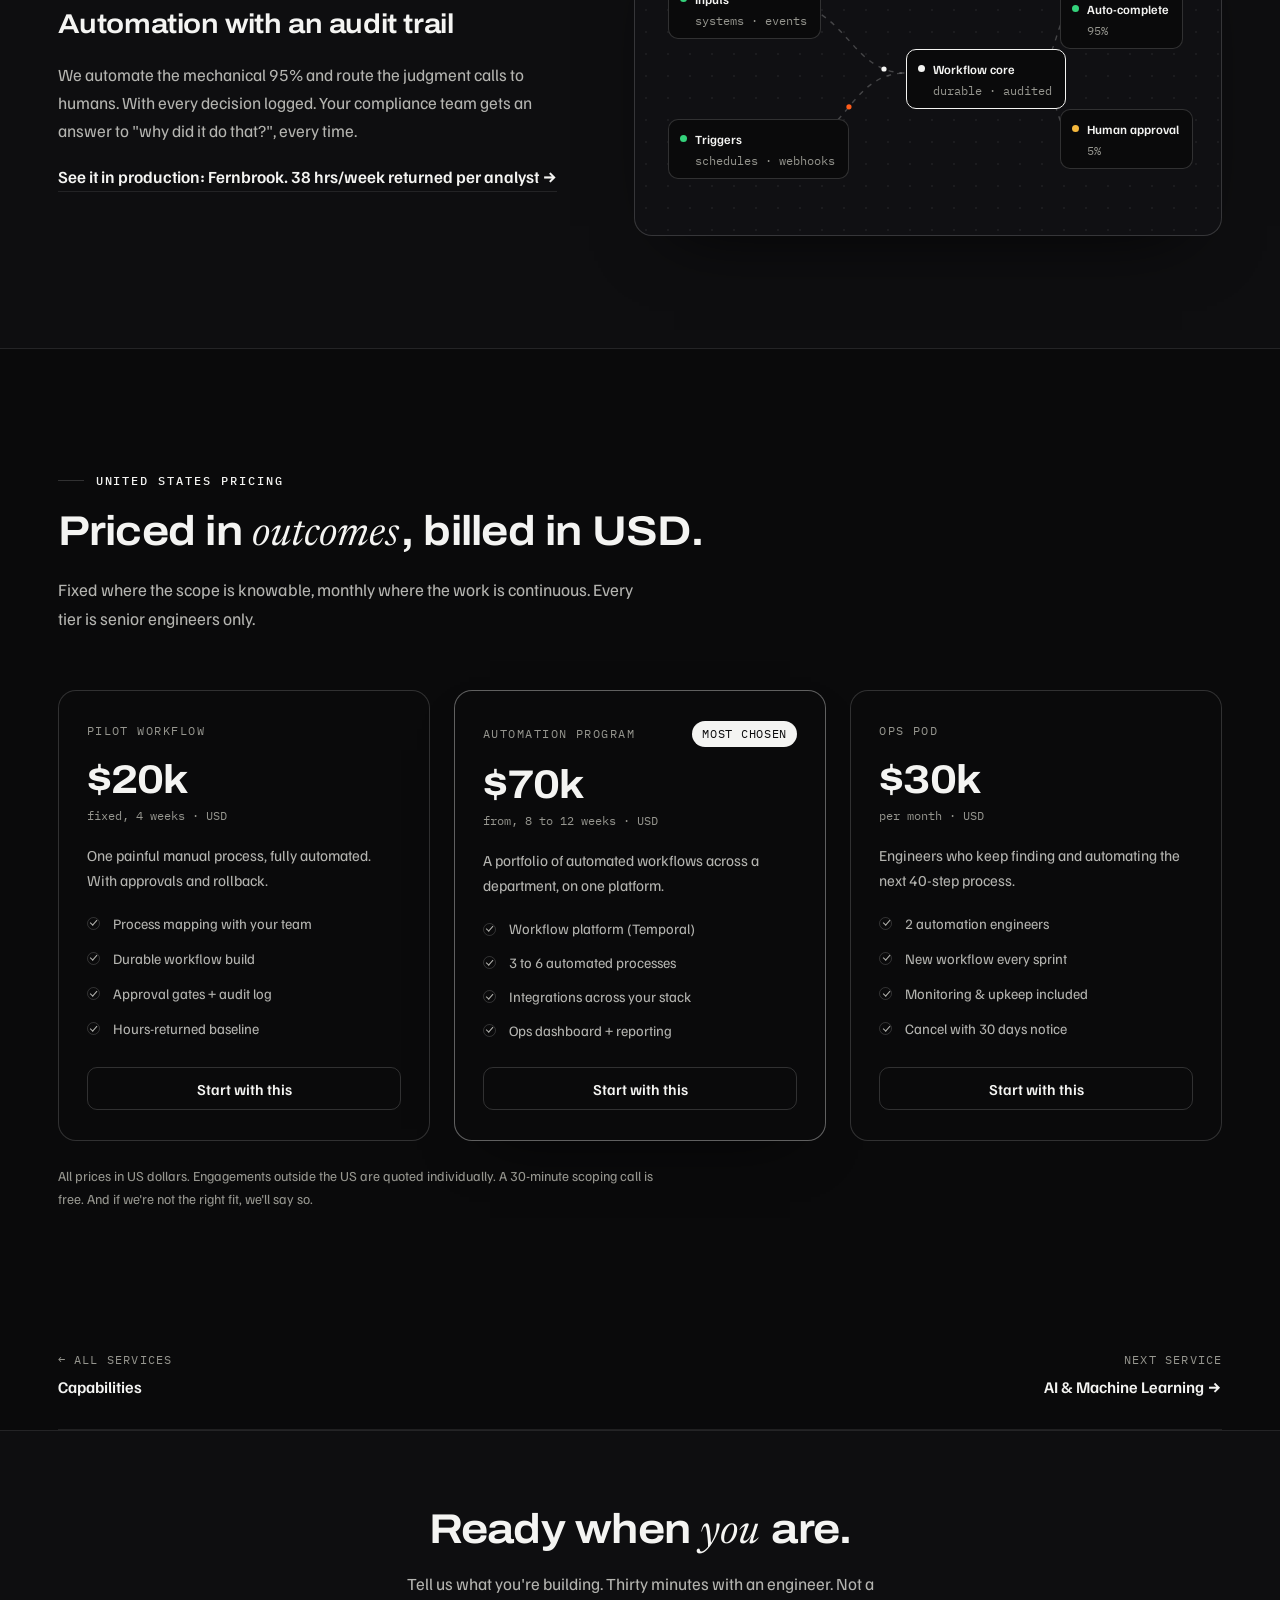
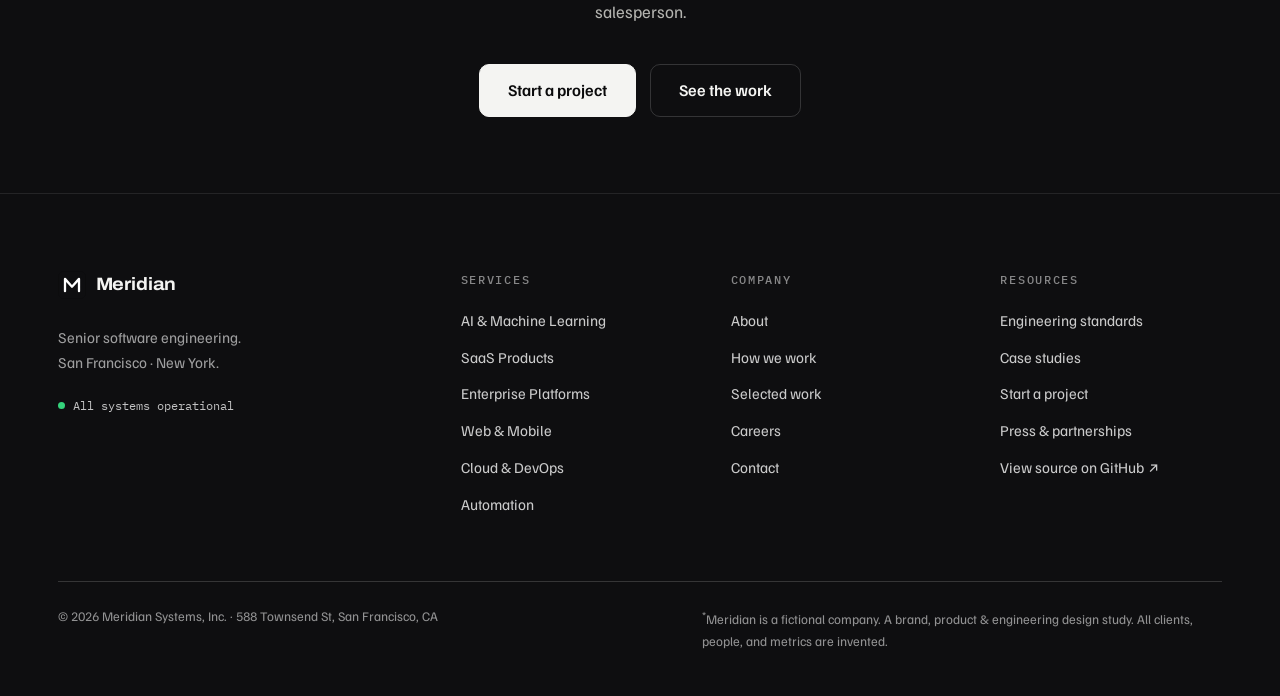
<file: service-automation.html>
<!doctype html>
<html lang="en">
<head>
  <meta charset="utf-8">
  <meta name="viewport" content="width=device-width, initial-scale=1">
  <title>Automation. Services | Meridian</title>
  <meta name="description" content="Durable workflow systems with approvals, rollbacks, and a log of every decision an agent or human made. Measured in hours returned to your team.">
  <meta property="og:title" content="Automation. Services | Meridian">
  <meta property="og:description" content="Durable workflow systems with approvals, rollbacks, and a log of every decision an agent or human made. Measured in hours returned to your team.">
  <meta name="theme-color" content="#0a0a0b">
  <link rel="icon" href="data:image/svg+xml,%3Csvg xmlns='http://www.w3.org/2000/svg' viewBox='0 0 32 32'%3E%3Crect width='32' height='32' rx='7' fill='%230a0a0b'/%3E%3Cpath d='M8 23V9l8 9 8-9v14' stroke='%23ffffff' stroke-width='2.6' fill='none' stroke-linecap='round' stroke-linejoin='round'/%3E%3C/svg%3E">
  <link rel="preconnect" href="https://fonts.googleapis.com">
  <link rel="preconnect" href="https://fonts.gstatic.com" crossorigin>
  <link href="https://fonts.googleapis.com/css2?family=Archivo:ital,wdth,wght@0,62..125,100..900;1,62..125,100..900&family=Familjen+Grotesk:ital,wght@0,400..700;1,400..700&family=Newsreader:ital,opsz,wght@1,6..72,400..500&family=IBM+Plex+Mono:wght@400;500&display=swap" rel="stylesheet">
  <link rel="stylesheet" href="css/styles.css">
</head>
<body>
  <a class="skip-link" href="#main">Skip to content</a>

  <header class="nav is-scrolled" id="nav">
    <div class="nav-inner">
      <a class="brand" href="index.html" aria-label="Meridian home">
        <svg class="brand-mark" viewBox="0 0 32 32" aria-hidden="true">
          <rect x="0.5" y="0.5" width="31" height="31" rx="5.5" fill="none" stroke="currentColor" stroke-opacity="0.35"/>
          <path d="M8 23V9l8 9 8-9v14" stroke="url(#mg)" stroke-width="2.6" fill="none" stroke-linecap="round" stroke-linejoin="round"/>
          <defs><linearGradient id="mg" x1="8" y1="9" x2="24" y2="23" gradientUnits="userSpaceOnUse"><stop stop-color="#ffffff"/><stop offset="1" stop-color="#ffffff"/></linearGradient></defs>
        </svg>
        <span class="brand-name">Meridian</span>
      </a>
      <nav class="nav-links" aria-label="Primary">
        <a href="index.html#capabilities" aria-current="page">Services</a>
        <a href="index.html#platform">Platform</a>
        <a href="work.html">Work</a>
        <a href="index.html#process">Process</a>
        <a href="about.html">Company</a>
      </nav>
      <div class="nav-actions">
        <a class="btn btn-ghost" href="index.html#contact">Talk to an engineer</a>
        <a class="btn btn-primary" href="index.html#contact">Start a project</a>
        <button class="nav-toggle" id="navToggle" aria-expanded="false" aria-controls="mobileMenu" aria-label="Open menu"><span></span><span></span></button>
      </div>
    </div>
    <div class="mobile-menu" id="mobileMenu">
      <a href="index.html#capabilities">Services</a>
      <a href="index.html#platform">Platform</a>
      <a href="work.html">Work</a>
      <a href="index.html#process">Process</a>
      <a href="about.html">Company</a>
      <a class="btn btn-primary" href="index.html#contact">Start a project</a>
    </div>
  </header>

  <main id="main">

    <!-- HERO -->
    <section class="subhero">
      <div class="hero-bg" aria-hidden="true"></div>
      <div class="container">
        <div class="subhero-inner" data-reveal>
          <p class="crumb"><a href="index.html">Home</a> <span>/</span> <a href="index.html#capabilities">Services</a> <span>/</span> Automation</p>
          <span class="case-tag">Service · Automation</span>
          <h1 style="margin-top:16px;">The 40-step process becomes a <em class="accent-serif">button</em></h1>
          <p>Durable workflow systems with approvals, rollbacks, and a log of every decision an agent or human made. Measured in hours returned to your team.</p>
          <div class="cs-meta">
            <div class="cs-meta-item"><span>Engagements from</span><strong>$20,000</strong></div>
            <div class="cs-meta-item"><span>Typical build</span><strong>6 to 12 weeks</strong></div>
            <div class="cs-meta-item"><span>Team shape</span><strong>2 to 3 engineers</strong></div>
            <div class="cs-meta-item"><span>Stack</span><strong>Temporal · Node · Python · Postgres</strong></div>
          </div>
        </div>
      </div>
    </section>

    <!-- WHAT WE BUILD -->
    <section class="section">
      <div class="container">
        <div class="section-head" data-reveal style="max-width:720px;">
          <p class="eyebrow">Automation</p>
          <h2 class="h2">What we build</h2>
        </div>
        <ul class="check-list" data-reveal style="max-width:680px;">
          <li><strong>Durable workflow engines.</strong> Temporal-class reliability. Workflows that survive deploys, crashes, and weekends.</li>
          <li><strong>System-to-system integration.</strong> ERPs, CRMs, billing, and the CSV that finance still emails around.</li>
          <li><strong>Human approval gates.</strong> Automation stops where judgment matters, and records who decided what.</li>
          <li><strong>Back-office agents.</strong> Document handling, reconciliation, triage. With confidence gates and audit trails.</li>
          <li><strong>Rollback as a feature.</strong> Every automated action reversible, every batch inspectable before commit.</li>
          <li><strong>Hours-returned reporting.</strong> A dashboard that shows exactly what the automation saved this week.</li>
        </ul>
      </div>
    </section>

    <!-- APPROACH VIGNETTE -->
    <section class="section section-alt">
      <div class="container">
        <div class="vignette" data-reveal style="padding-top:0; padding-bottom:0;">
          <div class="vignette-copy">
            <p class="eyebrow">Where AI fits</p>
            <h3>Automation with an audit trail</h3>
            <p>We automate the mechanical 95% and route the judgment calls to humans. With every decision logged. Your compliance team gets an answer to "why did it do that?", every time.</p>
            <a class="text-link" href="case-fernbrook.html">See it in production: Fernbrook. 38 hrs/week returned per analyst →</a>
          </div>
          <div class="vignette-visual">
            <div class="canvas-card" aria-hidden="true">
              <div class="canvas-stage">
                <svg class="canvas-lines" viewBox="0 0 520 260">
                  <path class="flow" d="M112 60 C 180 60, 180 130, 238 130"/>
                  <path class="flow" d="M122 200 C 180 200, 180 130, 238 130"/>
                  <path class="flow" d="M362 130 C 388 130, 388 70, 402 70"/>
                  <path class="flow" d="M362 130 C 388 130, 388 190, 402 190"/>
                </svg>
                <div class="node" style="--x:20px; --y:56px;"><span class="node-dot ok"></span>Inputs<small>systems · events</small></div>
                <div class="node" style="--x:20px; --y:196px;"><span class="node-dot ok"></span>Triggers<small>schedules · webhooks</small></div>
                <div class="node node-hot" style="--x:258px; --y:126px;"><span class="node-dot acc"></span>Workflow core<small>durable · audited</small></div>
                <div class="node" style="--x:412px; --y:66px;"><span class="node-dot ok"></span>Auto-complete<small>95%</small></div>
                <div class="node" style="--x:412px; --y:186px;"><span class="node-dot warn"></span>Human approval<small>5%</small></div>
              </div>
            </div>
          </div>
        </div>
      </div>
    </section>

    <!-- PRICING (USD) -->
    <section class="section" id="pricing">
      <div class="container">
        <div class="section-head" data-reveal>
          <p class="eyebrow">United States pricing</p>
          <h2 class="h2">Priced in <em class="accent-serif">outcomes</em>, billed in USD.</h2>
          <p class="section-sub">Fixed where the scope is knowable, monthly where the work is continuous. Every tier is senior engineers only.</p>
        </div>
        <div class="pricing-grid">
          <div class="price-card" data-reveal>
            <div class="price-tier"><span>Pilot workflow</span></div>
            <span class="price-num">$20k</span>
            <span class="price-per">fixed, 4 weeks · USD</span>
            <p class="price-desc">One painful manual process, fully automated. With approvals and rollback.</p>
            <ul class="price-feats">
            <li>Process mapping with your team</li>
            <li>Durable workflow build</li>
            <li>Approval gates + audit log</li>
            <li>Hours-returned baseline</li>
            </ul>
            <a class="btn btn-ghost" href="index.html#contact">Start with this</a>
          </div>
          <div class="price-card featured" data-reveal>
            <div class="price-tier"><span>Automation program</span><span class="price-badge">Most chosen</span></div>
            <span class="price-num">$70k</span>
            <span class="price-per">from, 8 to 12 weeks · USD</span>
            <p class="price-desc">A portfolio of automated workflows across a department, on one platform.</p>
            <ul class="price-feats">
            <li>Workflow platform (Temporal)</li>
            <li>3 to 6 automated processes</li>
            <li>Integrations across your stack</li>
            <li>Ops dashboard + reporting</li>
            </ul>
            <a class="btn btn-ghost" href="index.html#contact">Start with this</a>
          </div>
          <div class="price-card" data-reveal>
            <div class="price-tier"><span>Ops pod</span></div>
            <span class="price-num">$30k</span>
            <span class="price-per">per month · USD</span>
            <p class="price-desc">Engineers who keep finding and automating the next 40-step process.</p>
            <ul class="price-feats">
            <li>2 automation engineers</li>
            <li>New workflow every sprint</li>
            <li>Monitoring & upkeep included</li>
            <li>Cancel with 30 days notice</li>
            </ul>
            <a class="btn btn-ghost" href="index.html#contact">Start with this</a>
          </div>
        </div>
        <p class="pricing-note" data-reveal>All prices in US dollars. Engagements outside the US are quoted individually. A 30-minute scoping call is free. And if we're not the right fit, we'll say so.</p>
      </div>
    </section>

    <!-- SERVICE NAV -->
    <section class="section" style="padding-top:0; padding-bottom:0;">
      <div class="container">
        <nav class="case-nav" aria-label="More services">
          <a href="index.html#capabilities"><span class="cn-label">← All services</span><span class="cn-title">Capabilities</span></a>
          <a class="next" href="service-ai.html"><span class="cn-label">Next service</span><span class="cn-title">AI & Machine Learning →</span></a>
        </nav>
      </div>
    </section>

    <section class="cta-band">
      <div class="container" data-reveal>
        <h2 class="h2">Ready when <em class="accent-serif">you</em> are.</h2>
        <p>Tell us what you're building. Thirty minutes with an engineer. Not a salesperson.</p>
        <div class="hero-cta"><a class="btn btn-primary btn-lg" href="index.html#contact">Start a project</a><a class="btn btn-ghost btn-lg" href="work.html">See the work</a></div>
      </div>
    </section>
  </main>

  <div id="footer-root"></div>
  <script src="js/footer.js" defer></script>
  <script src="js/app.js" defer></script>
</body>
</html>
</file>
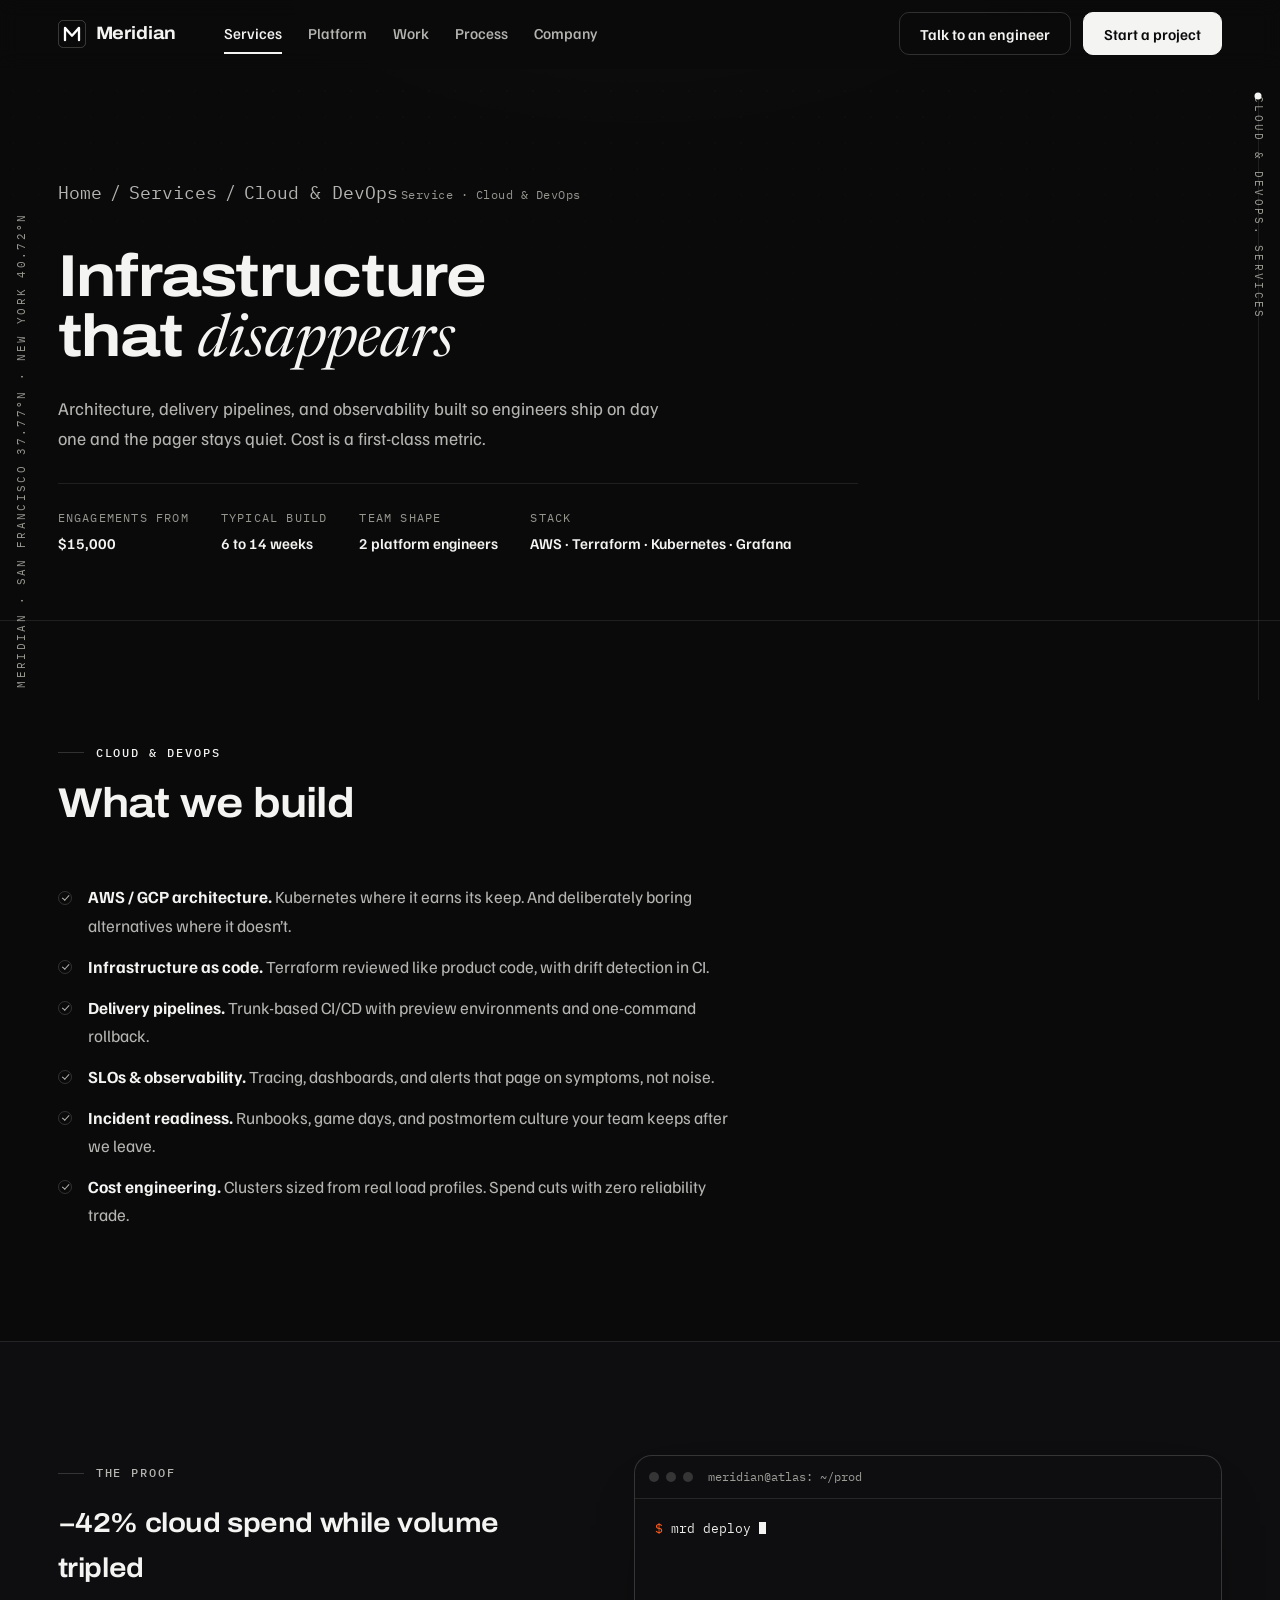
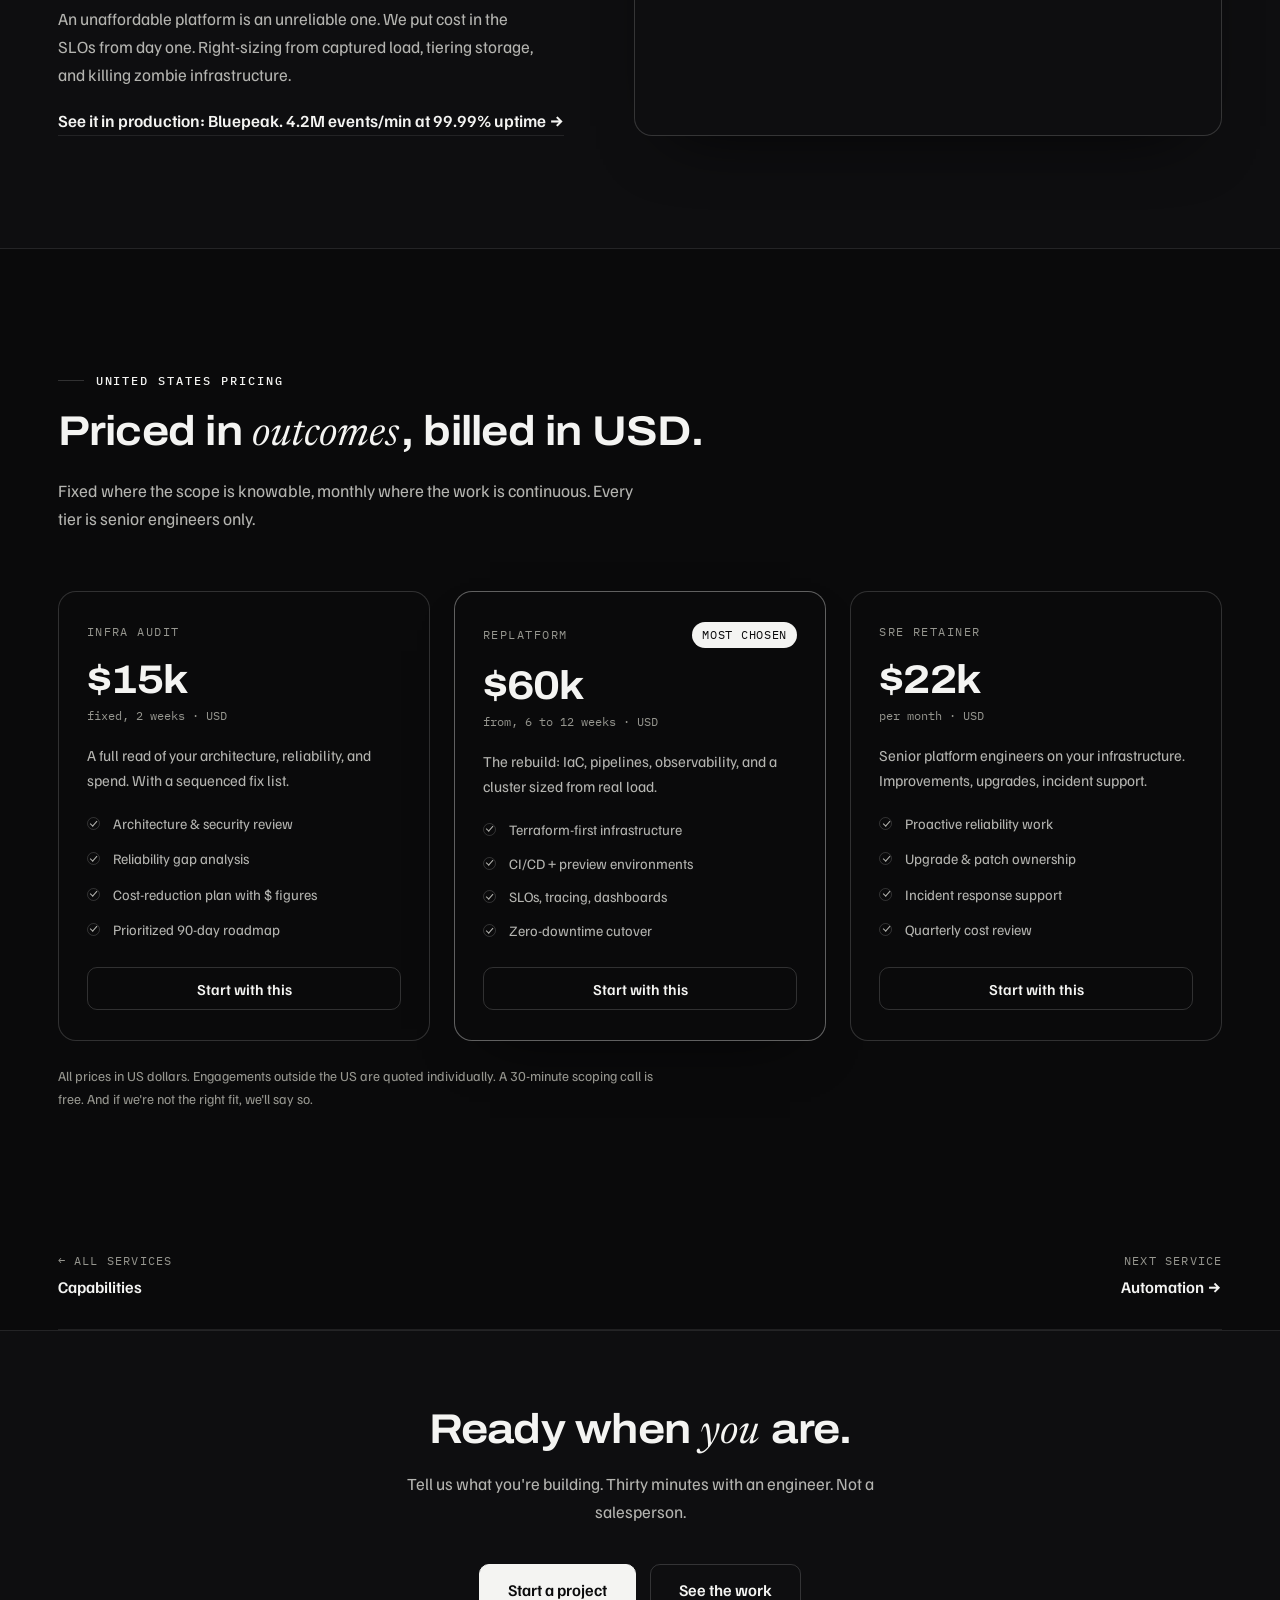
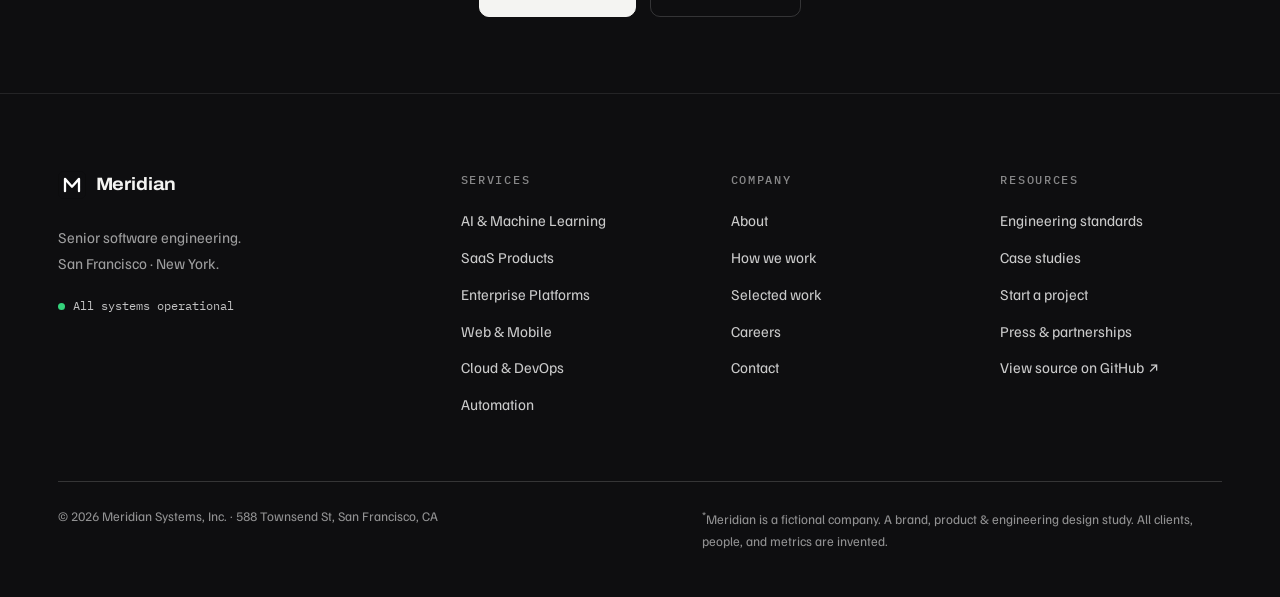
<file: service-cloud.html>
<!doctype html>
<html lang="en">
<head>
  <meta charset="utf-8">
  <meta name="viewport" content="width=device-width, initial-scale=1">
  <title>Cloud & DevOps. Services | Meridian</title>
  <meta name="description" content="Architecture, delivery pipelines, and observability built so engineers ship on day one and the pager stays quiet. Cost is a first-class metric.">
  <meta property="og:title" content="Cloud & DevOps. Services | Meridian">
  <meta property="og:description" content="Architecture, delivery pipelines, and observability built so engineers ship on day one and the pager stays quiet. Cost is a first-class metric.">
  <meta name="theme-color" content="#0a0a0b">
  <link rel="icon" href="data:image/svg+xml,%3Csvg xmlns='http://www.w3.org/2000/svg' viewBox='0 0 32 32'%3E%3Crect width='32' height='32' rx='7' fill='%230a0a0b'/%3E%3Cpath d='M8 23V9l8 9 8-9v14' stroke='%23ffffff' stroke-width='2.6' fill='none' stroke-linecap='round' stroke-linejoin='round'/%3E%3C/svg%3E">
  <link rel="preconnect" href="https://fonts.googleapis.com">
  <link rel="preconnect" href="https://fonts.gstatic.com" crossorigin>
  <link href="https://fonts.googleapis.com/css2?family=Archivo:ital,wdth,wght@0,62..125,100..900;1,62..125,100..900&family=Familjen+Grotesk:ital,wght@0,400..700;1,400..700&family=Newsreader:ital,opsz,wght@1,6..72,400..500&family=IBM+Plex+Mono:wght@400;500&display=swap" rel="stylesheet">
  <link rel="stylesheet" href="css/styles.css">
</head>
<body>
  <a class="skip-link" href="#main">Skip to content</a>

  <header class="nav is-scrolled" id="nav">
    <div class="nav-inner">
      <a class="brand" href="index.html" aria-label="Meridian home">
        <svg class="brand-mark" viewBox="0 0 32 32" aria-hidden="true">
          <rect x="0.5" y="0.5" width="31" height="31" rx="5.5" fill="none" stroke="currentColor" stroke-opacity="0.35"/>
          <path d="M8 23V9l8 9 8-9v14" stroke="url(#mg)" stroke-width="2.6" fill="none" stroke-linecap="round" stroke-linejoin="round"/>
          <defs><linearGradient id="mg" x1="8" y1="9" x2="24" y2="23" gradientUnits="userSpaceOnUse"><stop stop-color="#ffffff"/><stop offset="1" stop-color="#ffffff"/></linearGradient></defs>
        </svg>
        <span class="brand-name">Meridian</span>
      </a>
      <nav class="nav-links" aria-label="Primary">
        <a href="index.html#capabilities" aria-current="page">Services</a>
        <a href="index.html#platform">Platform</a>
        <a href="work.html">Work</a>
        <a href="index.html#process">Process</a>
        <a href="about.html">Company</a>
      </nav>
      <div class="nav-actions">
        <a class="btn btn-ghost" href="index.html#contact">Talk to an engineer</a>
        <a class="btn btn-primary" href="index.html#contact">Start a project</a>
        <button class="nav-toggle" id="navToggle" aria-expanded="false" aria-controls="mobileMenu" aria-label="Open menu"><span></span><span></span></button>
      </div>
    </div>
    <div class="mobile-menu" id="mobileMenu">
      <a href="index.html#capabilities">Services</a>
      <a href="index.html#platform">Platform</a>
      <a href="work.html">Work</a>
      <a href="index.html#process">Process</a>
      <a href="about.html">Company</a>
      <a class="btn btn-primary" href="index.html#contact">Start a project</a>
    </div>
  </header>

  <main id="main">

    <!-- HERO -->
    <section class="subhero">
      <div class="hero-bg" aria-hidden="true"></div>
      <div class="container">
        <div class="subhero-inner" data-reveal>
          <p class="crumb"><a href="index.html">Home</a> <span>/</span> <a href="index.html#capabilities">Services</a> <span>/</span> Cloud & DevOps</p>
          <span class="case-tag">Service · Cloud & DevOps</span>
          <h1 style="margin-top:16px;">Infrastructure that <em class="accent-serif">disappears</em></h1>
          <p>Architecture, delivery pipelines, and observability built so engineers ship on day one and the pager stays quiet. Cost is a first-class metric.</p>
          <div class="cs-meta">
            <div class="cs-meta-item"><span>Engagements from</span><strong>$15,000</strong></div>
            <div class="cs-meta-item"><span>Typical build</span><strong>6 to 14 weeks</strong></div>
            <div class="cs-meta-item"><span>Team shape</span><strong>2 platform engineers</strong></div>
            <div class="cs-meta-item"><span>Stack</span><strong>AWS · Terraform · Kubernetes · Grafana</strong></div>
          </div>
        </div>
      </div>
    </section>

    <!-- WHAT WE BUILD -->
    <section class="section">
      <div class="container">
        <div class="section-head" data-reveal style="max-width:720px;">
          <p class="eyebrow">Cloud & DevOps</p>
          <h2 class="h2">What we build</h2>
        </div>
        <ul class="check-list" data-reveal style="max-width:680px;">
          <li><strong>AWS / GCP architecture.</strong> Kubernetes where it earns its keep. And deliberately boring alternatives where it doesn’t.</li>
          <li><strong>Infrastructure as code.</strong> Terraform reviewed like product code, with drift detection in CI.</li>
          <li><strong>Delivery pipelines.</strong> Trunk-based CI/CD with preview environments and one-command rollback.</li>
          <li><strong>SLOs & observability.</strong> Tracing, dashboards, and alerts that page on symptoms, not noise.</li>
          <li><strong>Incident readiness.</strong> Runbooks, game days, and postmortem culture your team keeps after we leave.</li>
          <li><strong>Cost engineering.</strong> Clusters sized from real load profiles. Spend cuts with zero reliability trade.</li>
        </ul>
      </div>
    </section>

    <!-- APPROACH VIGNETTE -->
    <section class="section section-alt">
      <div class="container">
        <div class="vignette" data-reveal style="padding-top:0; padding-bottom:0;">
          <div class="vignette-copy">
            <p class="eyebrow">The proof</p>
            <h3>−42% cloud spend while volume tripled</h3>
            <p>An unaffordable platform is an unreliable one. We put cost in the SLOs from day one. Right-sizing from captured load, tiering storage, and killing zombie infrastructure.</p>
            <a class="text-link" href="case-bluepeak.html">See it in production: Bluepeak. 4.2M events/min at 99.99% uptime →</a>
          </div>
          <div class="vignette-visual">
            <div class="term-card" aria-hidden="true">
              <div class="code-top"><span class="tl-dot"></span><span class="tl-dot"></span><span class="tl-dot"></span><span class="code-file">meridian@atlas: ~/prod</span></div>
              <div class="term-body" data-term></div>
            </div>
          </div>
        </div>
      </div>
    </section>

    <!-- PRICING (USD) -->
    <section class="section" id="pricing">
      <div class="container">
        <div class="section-head" data-reveal>
          <p class="eyebrow">United States pricing</p>
          <h2 class="h2">Priced in <em class="accent-serif">outcomes</em>, billed in USD.</h2>
          <p class="section-sub">Fixed where the scope is knowable, monthly where the work is continuous. Every tier is senior engineers only.</p>
        </div>
        <div class="pricing-grid">
          <div class="price-card" data-reveal>
            <div class="price-tier"><span>Infra audit</span></div>
            <span class="price-num">$15k</span>
            <span class="price-per">fixed, 2 weeks · USD</span>
            <p class="price-desc">A full read of your architecture, reliability, and spend. With a sequenced fix list.</p>
            <ul class="price-feats">
            <li>Architecture & security review</li>
            <li>Reliability gap analysis</li>
            <li>Cost-reduction plan with $ figures</li>
            <li>Prioritized 90-day roadmap</li>
            </ul>
            <a class="btn btn-ghost" href="index.html#contact">Start with this</a>
          </div>
          <div class="price-card featured" data-reveal>
            <div class="price-tier"><span>Replatform</span><span class="price-badge">Most chosen</span></div>
            <span class="price-num">$60k</span>
            <span class="price-per">from, 6 to 12 weeks · USD</span>
            <p class="price-desc">The rebuild: IaC, pipelines, observability, and a cluster sized from real load.</p>
            <ul class="price-feats">
            <li>Terraform-first infrastructure</li>
            <li>CI/CD + preview environments</li>
            <li>SLOs, tracing, dashboards</li>
            <li>Zero-downtime cutover</li>
            </ul>
            <a class="btn btn-ghost" href="index.html#contact">Start with this</a>
          </div>
          <div class="price-card" data-reveal>
            <div class="price-tier"><span>SRE retainer</span></div>
            <span class="price-num">$22k</span>
            <span class="price-per">per month · USD</span>
            <p class="price-desc">Senior platform engineers on your infrastructure. Improvements, upgrades, incident support.</p>
            <ul class="price-feats">
            <li>Proactive reliability work</li>
            <li>Upgrade & patch ownership</li>
            <li>Incident response support</li>
            <li>Quarterly cost review</li>
            </ul>
            <a class="btn btn-ghost" href="index.html#contact">Start with this</a>
          </div>
        </div>
        <p class="pricing-note" data-reveal>All prices in US dollars. Engagements outside the US are quoted individually. A 30-minute scoping call is free. And if we're not the right fit, we'll say so.</p>
      </div>
    </section>

    <!-- SERVICE NAV -->
    <section class="section" style="padding-top:0; padding-bottom:0;">
      <div class="container">
        <nav class="case-nav" aria-label="More services">
          <a href="index.html#capabilities"><span class="cn-label">← All services</span><span class="cn-title">Capabilities</span></a>
          <a class="next" href="service-automation.html"><span class="cn-label">Next service</span><span class="cn-title">Automation →</span></a>
        </nav>
      </div>
    </section>

    <section class="cta-band">
      <div class="container" data-reveal>
        <h2 class="h2">Ready when <em class="accent-serif">you</em> are.</h2>
        <p>Tell us what you're building. Thirty minutes with an engineer. Not a salesperson.</p>
        <div class="hero-cta"><a class="btn btn-primary btn-lg" href="index.html#contact">Start a project</a><a class="btn btn-ghost btn-lg" href="work.html">See the work</a></div>
      </div>
    </section>
  </main>

  <div id="footer-root"></div>
  <script src="js/footer.js" defer></script>
  <script src="js/app.js" defer></script>
</body>
</html>
</file>
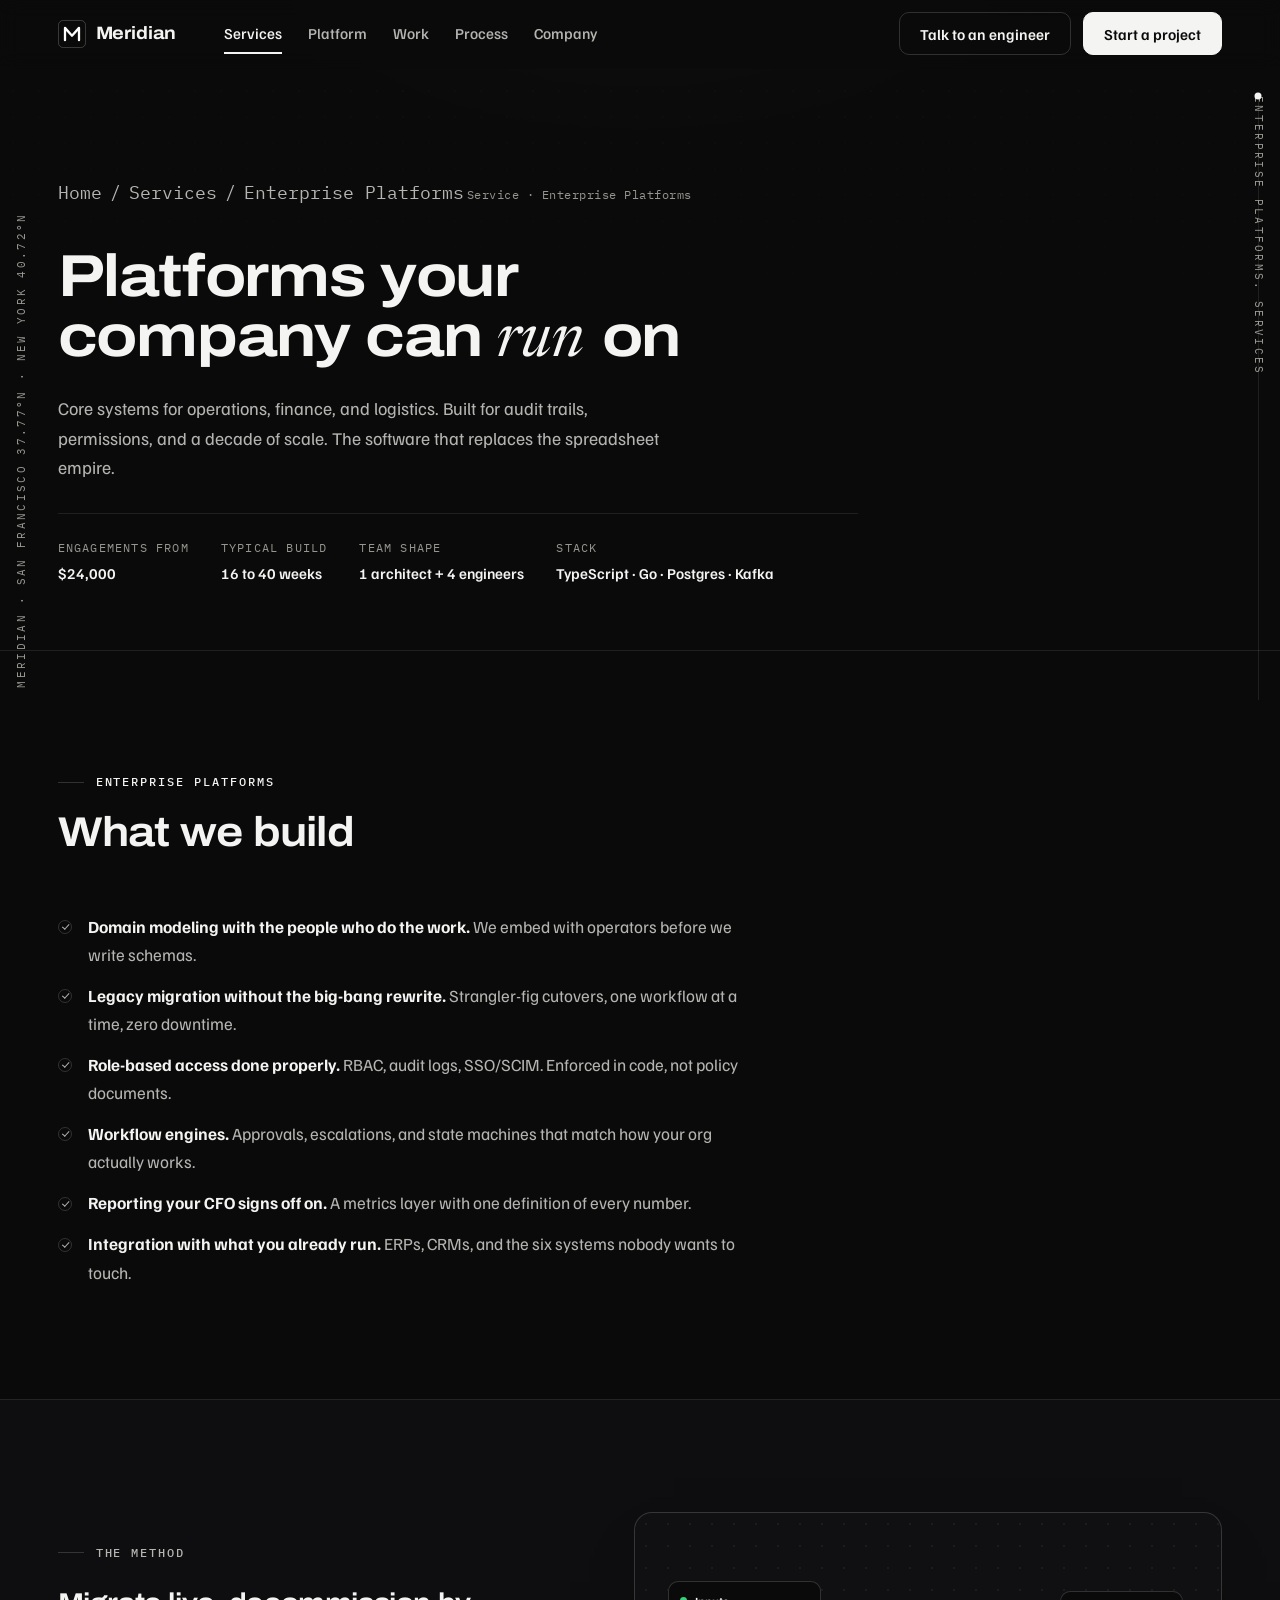
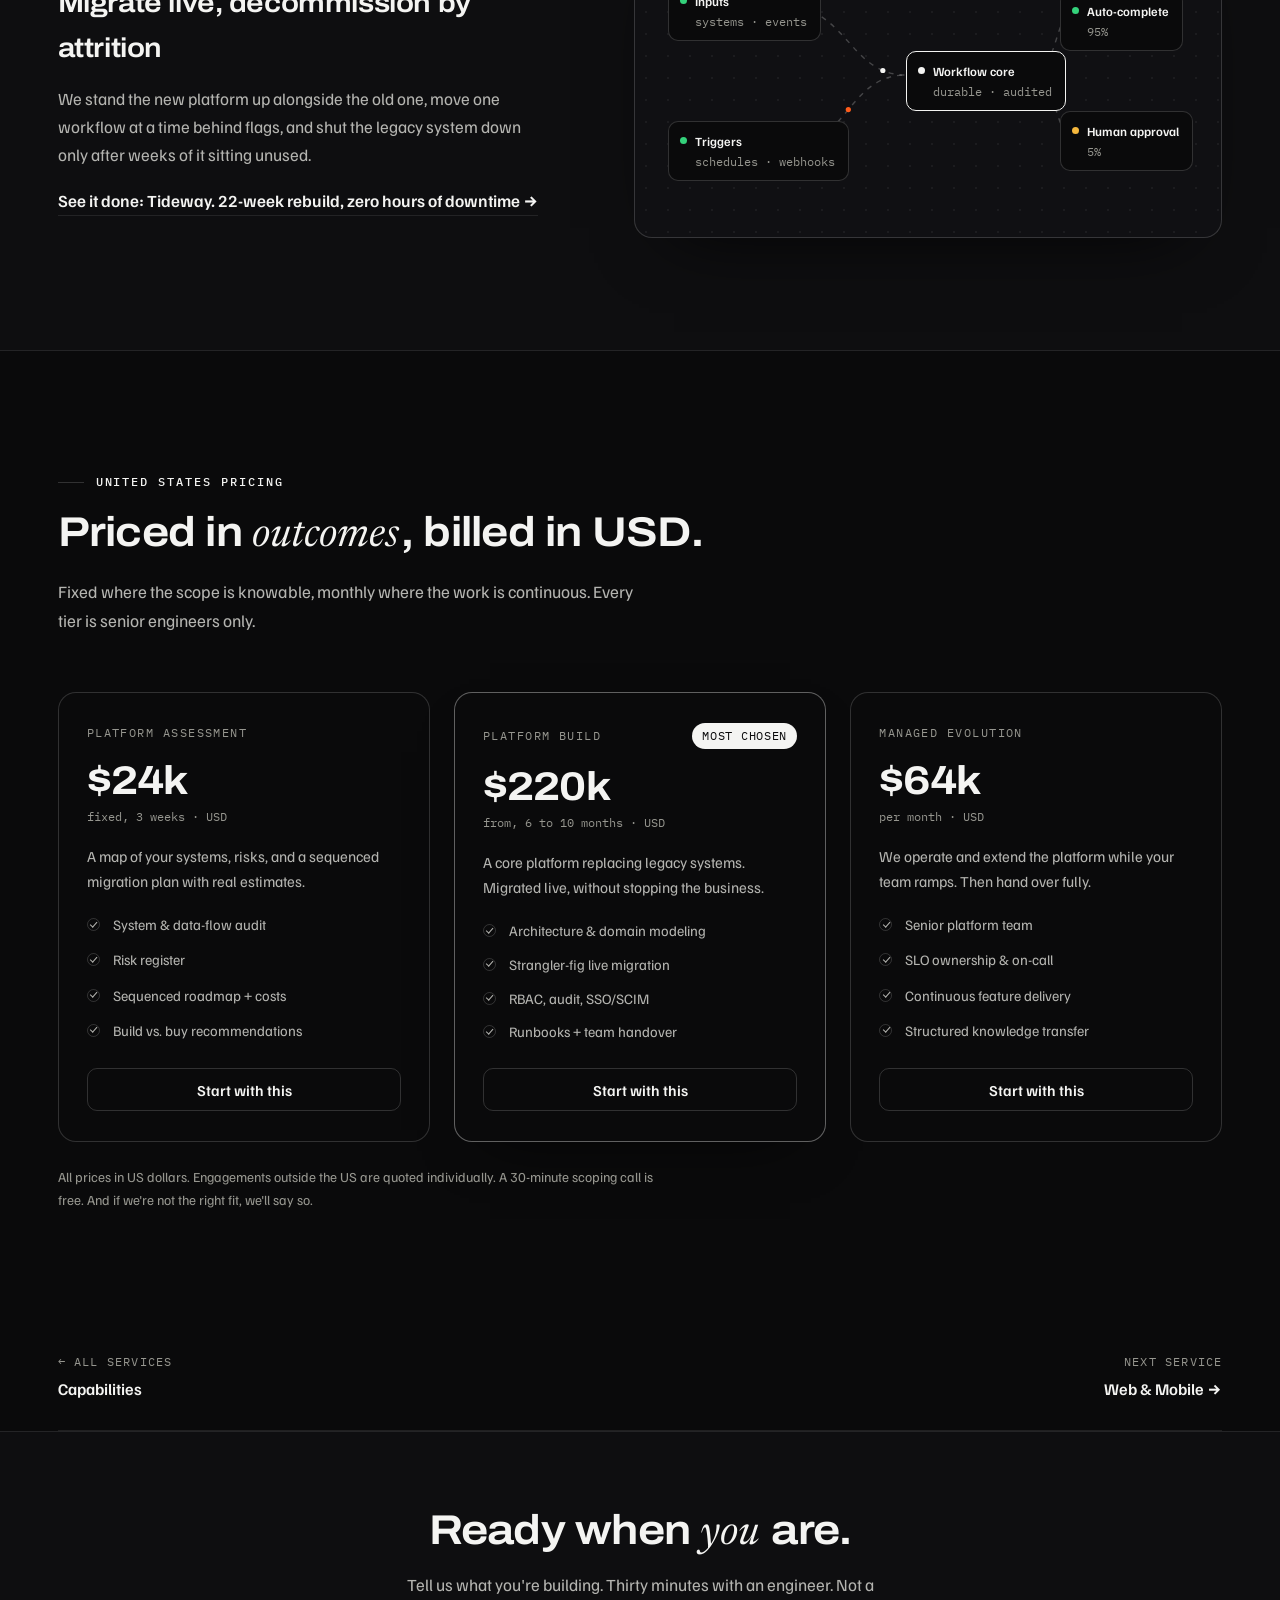
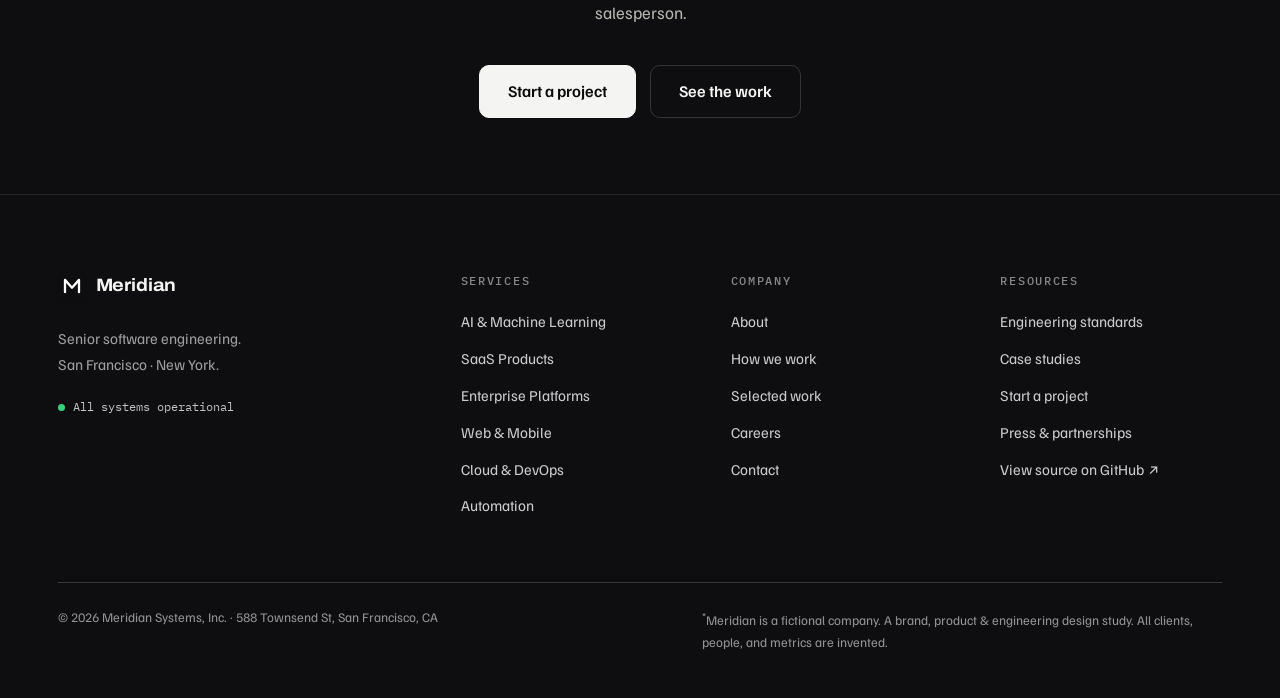
<file: service-enterprise.html>
<!doctype html>
<html lang="en">
<head>
  <meta charset="utf-8">
  <meta name="viewport" content="width=device-width, initial-scale=1">
  <title>Enterprise Platforms. Services | Meridian</title>
  <meta name="description" content="Core systems for operations, finance, and logistics. Built for audit trails, permissions, and a decade of scale. The software that replaces the spreadsheet empire.">
  <meta property="og:title" content="Enterprise Platforms. Services | Meridian">
  <meta property="og:description" content="Core systems for operations, finance, and logistics. Built for audit trails, permissions, and a decade of scale. The software that replaces the spreadsheet empire.">
  <meta name="theme-color" content="#0a0a0b">
  <link rel="icon" href="data:image/svg+xml,%3Csvg xmlns='http://www.w3.org/2000/svg' viewBox='0 0 32 32'%3E%3Crect width='32' height='32' rx='7' fill='%230a0a0b'/%3E%3Cpath d='M8 23V9l8 9 8-9v14' stroke='%23ffffff' stroke-width='2.6' fill='none' stroke-linecap='round' stroke-linejoin='round'/%3E%3C/svg%3E">
  <link rel="preconnect" href="https://fonts.googleapis.com">
  <link rel="preconnect" href="https://fonts.gstatic.com" crossorigin>
  <link href="https://fonts.googleapis.com/css2?family=Archivo:ital,wdth,wght@0,62..125,100..900;1,62..125,100..900&family=Familjen+Grotesk:ital,wght@0,400..700;1,400..700&family=Newsreader:ital,opsz,wght@1,6..72,400..500&family=IBM+Plex+Mono:wght@400;500&display=swap" rel="stylesheet">
  <link rel="stylesheet" href="css/styles.css">
</head>
<body>
  <a class="skip-link" href="#main">Skip to content</a>

  <header class="nav is-scrolled" id="nav">
    <div class="nav-inner">
      <a class="brand" href="index.html" aria-label="Meridian home">
        <svg class="brand-mark" viewBox="0 0 32 32" aria-hidden="true">
          <rect x="0.5" y="0.5" width="31" height="31" rx="5.5" fill="none" stroke="currentColor" stroke-opacity="0.35"/>
          <path d="M8 23V9l8 9 8-9v14" stroke="url(#mg)" stroke-width="2.6" fill="none" stroke-linecap="round" stroke-linejoin="round"/>
          <defs><linearGradient id="mg" x1="8" y1="9" x2="24" y2="23" gradientUnits="userSpaceOnUse"><stop stop-color="#ffffff"/><stop offset="1" stop-color="#ffffff"/></linearGradient></defs>
        </svg>
        <span class="brand-name">Meridian</span>
      </a>
      <nav class="nav-links" aria-label="Primary">
        <a href="index.html#capabilities" aria-current="page">Services</a>
        <a href="index.html#platform">Platform</a>
        <a href="work.html">Work</a>
        <a href="index.html#process">Process</a>
        <a href="about.html">Company</a>
      </nav>
      <div class="nav-actions">
        <a class="btn btn-ghost" href="index.html#contact">Talk to an engineer</a>
        <a class="btn btn-primary" href="index.html#contact">Start a project</a>
        <button class="nav-toggle" id="navToggle" aria-expanded="false" aria-controls="mobileMenu" aria-label="Open menu"><span></span><span></span></button>
      </div>
    </div>
    <div class="mobile-menu" id="mobileMenu">
      <a href="index.html#capabilities">Services</a>
      <a href="index.html#platform">Platform</a>
      <a href="work.html">Work</a>
      <a href="index.html#process">Process</a>
      <a href="about.html">Company</a>
      <a class="btn btn-primary" href="index.html#contact">Start a project</a>
    </div>
  </header>

  <main id="main">

    <!-- HERO -->
    <section class="subhero">
      <div class="hero-bg" aria-hidden="true"></div>
      <div class="container">
        <div class="subhero-inner" data-reveal>
          <p class="crumb"><a href="index.html">Home</a> <span>/</span> <a href="index.html#capabilities">Services</a> <span>/</span> Enterprise Platforms</p>
          <span class="case-tag">Service · Enterprise Platforms</span>
          <h1 style="margin-top:16px;">Platforms your company can <em class="accent-serif">run</em> on</h1>
          <p>Core systems for operations, finance, and logistics. Built for audit trails, permissions, and a decade of scale. The software that replaces the spreadsheet empire.</p>
          <div class="cs-meta">
            <div class="cs-meta-item"><span>Engagements from</span><strong>$24,000</strong></div>
            <div class="cs-meta-item"><span>Typical build</span><strong>16 to 40 weeks</strong></div>
            <div class="cs-meta-item"><span>Team shape</span><strong>1 architect + 4 engineers</strong></div>
            <div class="cs-meta-item"><span>Stack</span><strong>TypeScript · Go · Postgres · Kafka</strong></div>
          </div>
        </div>
      </div>
    </section>

    <!-- WHAT WE BUILD -->
    <section class="section">
      <div class="container">
        <div class="section-head" data-reveal style="max-width:720px;">
          <p class="eyebrow">Enterprise Platforms</p>
          <h2 class="h2">What we build</h2>
        </div>
        <ul class="check-list" data-reveal style="max-width:680px;">
          <li><strong>Domain modeling with the people who do the work.</strong> We embed with operators before we write schemas.</li>
          <li><strong>Legacy migration without the big-bang rewrite.</strong> Strangler-fig cutovers, one workflow at a time, zero downtime.</li>
          <li><strong>Role-based access done properly.</strong> RBAC, audit logs, SSO/SCIM. Enforced in code, not policy documents.</li>
          <li><strong>Workflow engines.</strong> Approvals, escalations, and state machines that match how your org actually works.</li>
          <li><strong>Reporting your CFO signs off on.</strong> A metrics layer with one definition of every number.</li>
          <li><strong>Integration with what you already run.</strong> ERPs, CRMs, and the six systems nobody wants to touch.</li>
        </ul>
      </div>
    </section>

    <!-- APPROACH VIGNETTE -->
    <section class="section section-alt">
      <div class="container">
        <div class="vignette" data-reveal style="padding-top:0; padding-bottom:0;">
          <div class="vignette-copy">
            <p class="eyebrow">The method</p>
            <h3>Migrate live, decommission by attrition</h3>
            <p>We stand the new platform up alongside the old one, move one workflow at a time behind flags, and shut the legacy system down only after weeks of it sitting unused.</p>
            <a class="text-link" href="case-tideway.html">See it done: Tideway. 22-week rebuild, zero hours of downtime →</a>
          </div>
          <div class="vignette-visual">
            <div class="canvas-card" aria-hidden="true">
              <div class="canvas-stage">
                <svg class="canvas-lines" viewBox="0 0 520 260">
                  <path class="flow" d="M112 60 C 180 60, 180 130, 238 130"/>
                  <path class="flow" d="M122 200 C 180 200, 180 130, 238 130"/>
                  <path class="flow" d="M362 130 C 388 130, 388 70, 402 70"/>
                  <path class="flow" d="M362 130 C 388 130, 388 190, 402 190"/>
                </svg>
                <div class="node" style="--x:20px; --y:56px;"><span class="node-dot ok"></span>Inputs<small>systems · events</small></div>
                <div class="node" style="--x:20px; --y:196px;"><span class="node-dot ok"></span>Triggers<small>schedules · webhooks</small></div>
                <div class="node node-hot" style="--x:258px; --y:126px;"><span class="node-dot acc"></span>Workflow core<small>durable · audited</small></div>
                <div class="node" style="--x:412px; --y:66px;"><span class="node-dot ok"></span>Auto-complete<small>95%</small></div>
                <div class="node" style="--x:412px; --y:186px;"><span class="node-dot warn"></span>Human approval<small>5%</small></div>
              </div>
            </div>
          </div>
        </div>
      </div>
    </section>

    <!-- PRICING (USD) -->
    <section class="section" id="pricing">
      <div class="container">
        <div class="section-head" data-reveal>
          <p class="eyebrow">United States pricing</p>
          <h2 class="h2">Priced in <em class="accent-serif">outcomes</em>, billed in USD.</h2>
          <p class="section-sub">Fixed where the scope is knowable, monthly where the work is continuous. Every tier is senior engineers only.</p>
        </div>
        <div class="pricing-grid">
          <div class="price-card" data-reveal>
            <div class="price-tier"><span>Platform assessment</span></div>
            <span class="price-num">$24k</span>
            <span class="price-per">fixed, 3 weeks · USD</span>
            <p class="price-desc">A map of your systems, risks, and a sequenced migration plan with real estimates.</p>
            <ul class="price-feats">
            <li>System & data-flow audit</li>
            <li>Risk register</li>
            <li>Sequenced roadmap + costs</li>
            <li>Build vs. buy recommendations</li>
            </ul>
            <a class="btn btn-ghost" href="index.html#contact">Start with this</a>
          </div>
          <div class="price-card featured" data-reveal>
            <div class="price-tier"><span>Platform build</span><span class="price-badge">Most chosen</span></div>
            <span class="price-num">$220k</span>
            <span class="price-per">from, 6 to 10 months · USD</span>
            <p class="price-desc">A core platform replacing legacy systems. Migrated live, without stopping the business.</p>
            <ul class="price-feats">
            <li>Architecture & domain modeling</li>
            <li>Strangler-fig live migration</li>
            <li>RBAC, audit, SSO/SCIM</li>
            <li>Runbooks + team handover</li>
            </ul>
            <a class="btn btn-ghost" href="index.html#contact">Start with this</a>
          </div>
          <div class="price-card" data-reveal>
            <div class="price-tier"><span>Managed evolution</span></div>
            <span class="price-num">$64k</span>
            <span class="price-per">per month · USD</span>
            <p class="price-desc">We operate and extend the platform while your team ramps. Then hand over fully.</p>
            <ul class="price-feats">
            <li>Senior platform team</li>
            <li>SLO ownership & on-call</li>
            <li>Continuous feature delivery</li>
            <li>Structured knowledge transfer</li>
            </ul>
            <a class="btn btn-ghost" href="index.html#contact">Start with this</a>
          </div>
        </div>
        <p class="pricing-note" data-reveal>All prices in US dollars. Engagements outside the US are quoted individually. A 30-minute scoping call is free. And if we're not the right fit, we'll say so.</p>
      </div>
    </section>

    <!-- SERVICE NAV -->
    <section class="section" style="padding-top:0; padding-bottom:0;">
      <div class="container">
        <nav class="case-nav" aria-label="More services">
          <a href="index.html#capabilities"><span class="cn-label">← All services</span><span class="cn-title">Capabilities</span></a>
          <a class="next" href="service-mobile.html"><span class="cn-label">Next service</span><span class="cn-title">Web & Mobile →</span></a>
        </nav>
      </div>
    </section>

    <section class="cta-band">
      <div class="container" data-reveal>
        <h2 class="h2">Ready when <em class="accent-serif">you</em> are.</h2>
        <p>Tell us what you're building. Thirty minutes with an engineer. Not a salesperson.</p>
        <div class="hero-cta"><a class="btn btn-primary btn-lg" href="index.html#contact">Start a project</a><a class="btn btn-ghost btn-lg" href="work.html">See the work</a></div>
      </div>
    </section>
  </main>

  <div id="footer-root"></div>
  <script src="js/footer.js" defer></script>
  <script src="js/app.js" defer></script>
</body>
</html>
</file>
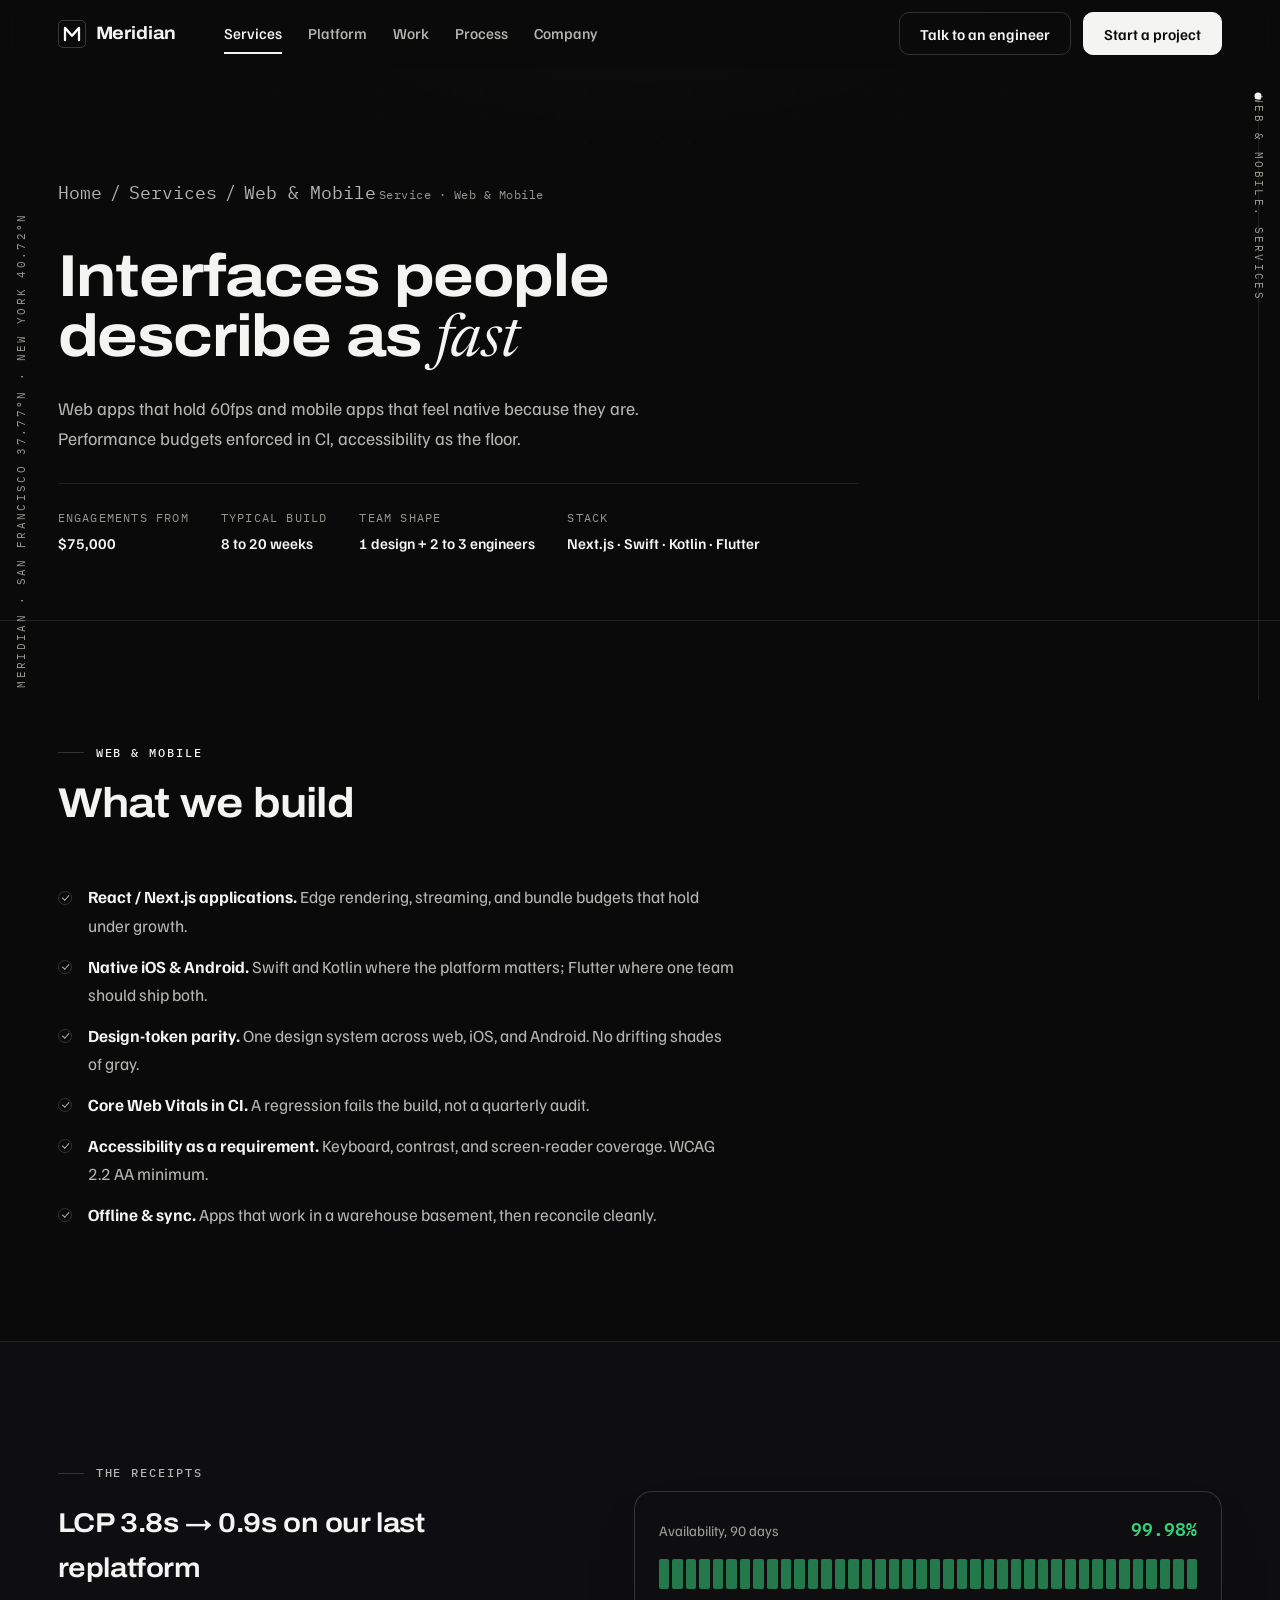
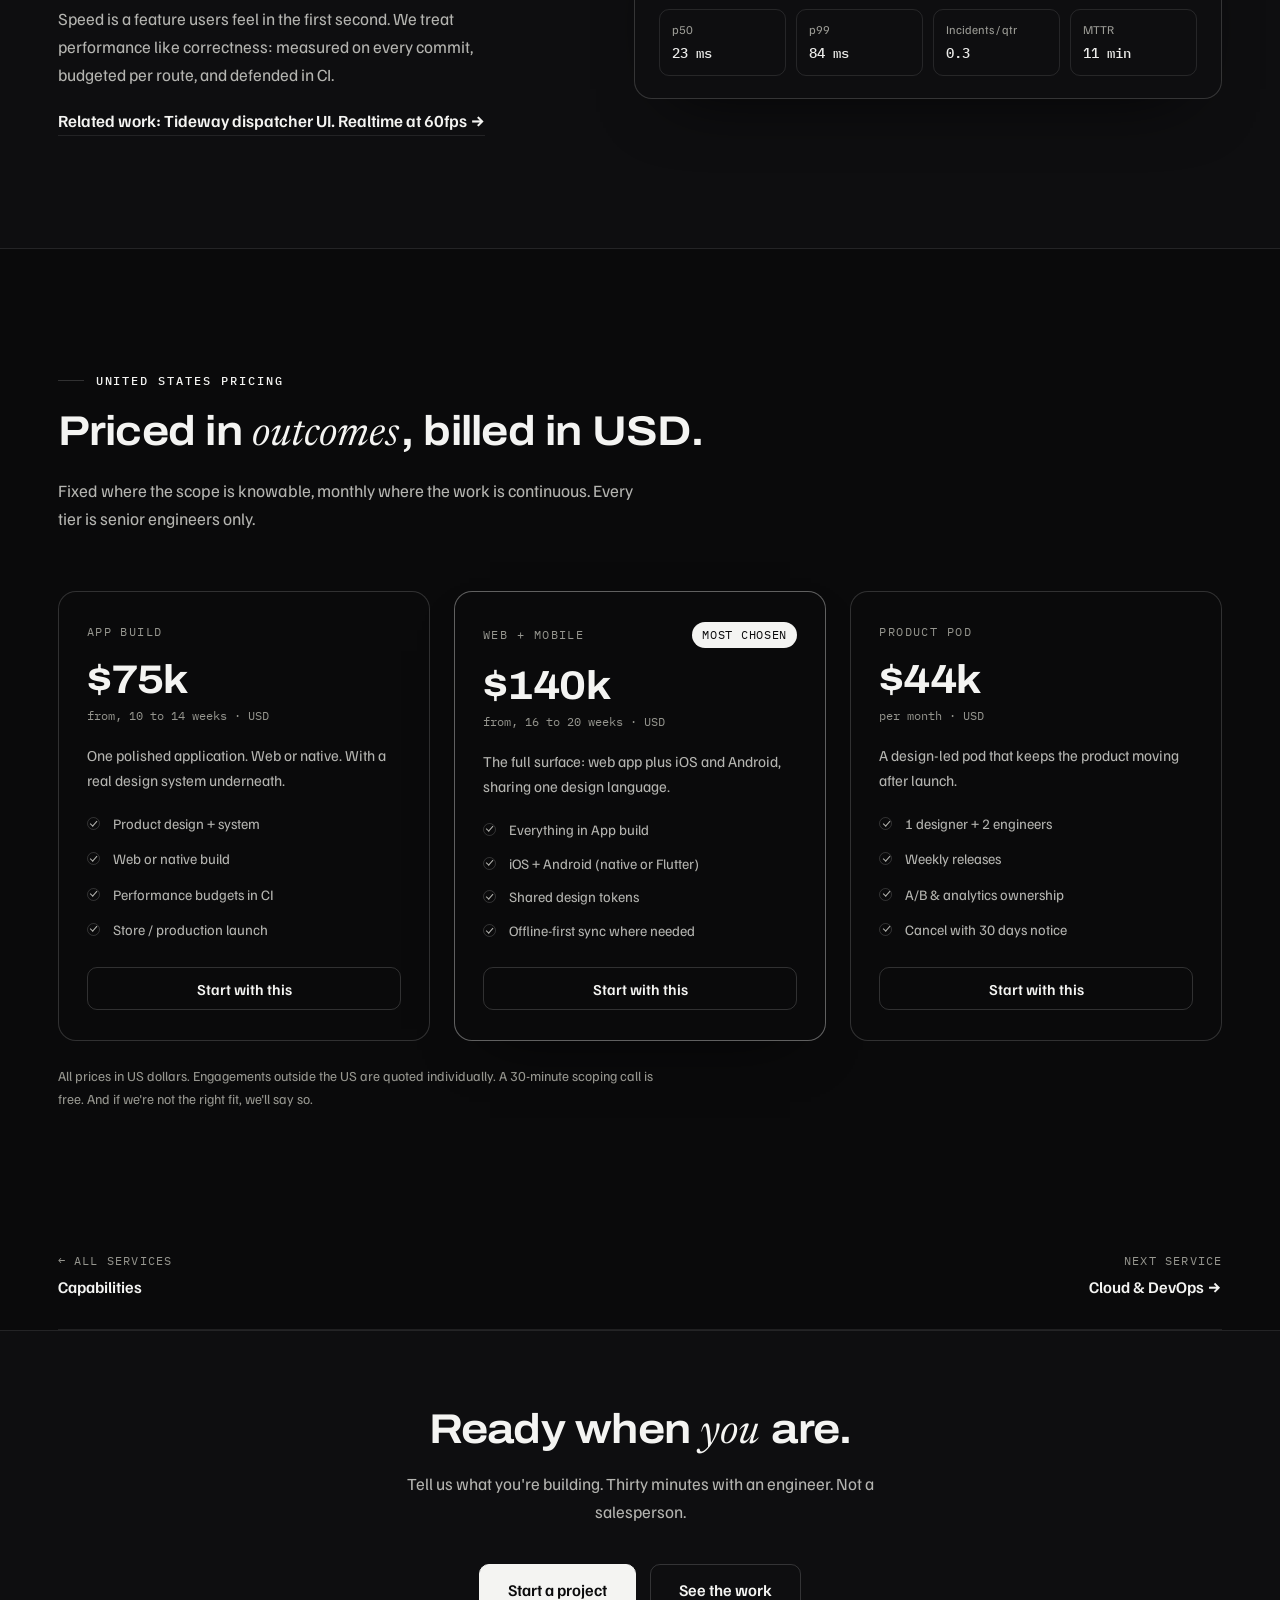
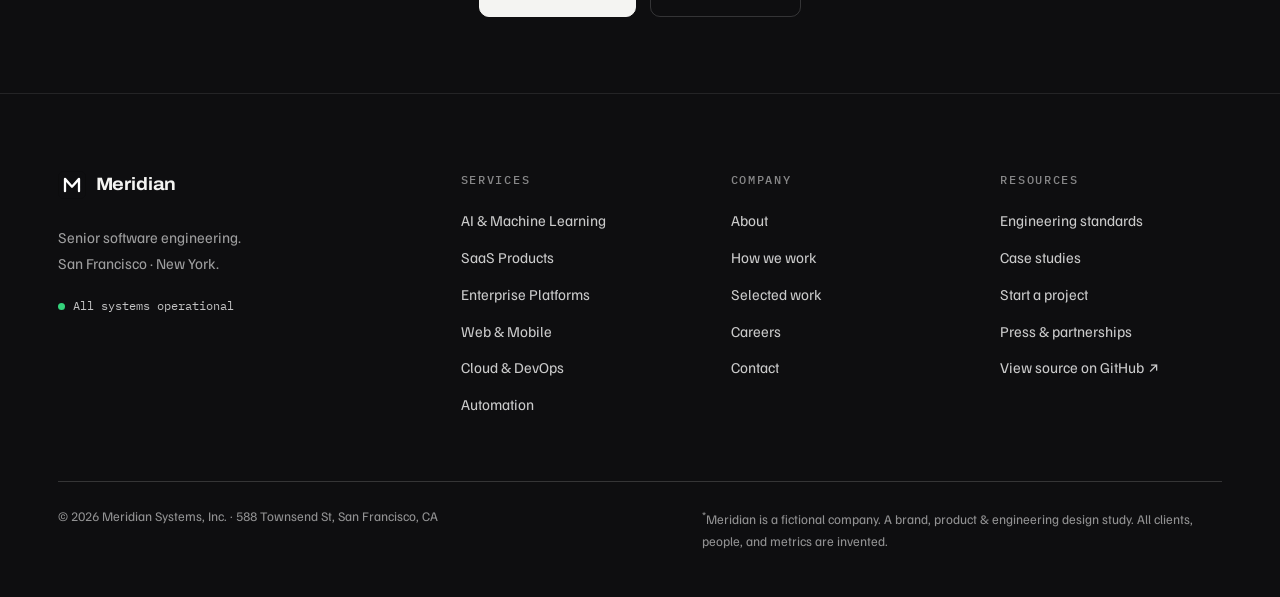
<file: service-mobile.html>
<!doctype html>
<html lang="en">
<head>
  <meta charset="utf-8">
  <meta name="viewport" content="width=device-width, initial-scale=1">
  <title>Web & Mobile. Services | Meridian</title>
  <meta name="description" content="Web apps that hold 60fps and mobile apps that feel native because they are. Performance budgets enforced in CI, accessibility as the floor.">
  <meta property="og:title" content="Web & Mobile. Services | Meridian">
  <meta property="og:description" content="Web apps that hold 60fps and mobile apps that feel native because they are. Performance budgets enforced in CI, accessibility as the floor.">
  <meta name="theme-color" content="#0a0a0b">
  <link rel="icon" href="data:image/svg+xml,%3Csvg xmlns='http://www.w3.org/2000/svg' viewBox='0 0 32 32'%3E%3Crect width='32' height='32' rx='7' fill='%230a0a0b'/%3E%3Cpath d='M8 23V9l8 9 8-9v14' stroke='%23ffffff' stroke-width='2.6' fill='none' stroke-linecap='round' stroke-linejoin='round'/%3E%3C/svg%3E">
  <link rel="preconnect" href="https://fonts.googleapis.com">
  <link rel="preconnect" href="https://fonts.gstatic.com" crossorigin>
  <link href="https://fonts.googleapis.com/css2?family=Archivo:ital,wdth,wght@0,62..125,100..900;1,62..125,100..900&family=Familjen+Grotesk:ital,wght@0,400..700;1,400..700&family=Newsreader:ital,opsz,wght@1,6..72,400..500&family=IBM+Plex+Mono:wght@400;500&display=swap" rel="stylesheet">
  <link rel="stylesheet" href="css/styles.css">
</head>
<body>
  <a class="skip-link" href="#main">Skip to content</a>

  <header class="nav is-scrolled" id="nav">
    <div class="nav-inner">
      <a class="brand" href="index.html" aria-label="Meridian home">
        <svg class="brand-mark" viewBox="0 0 32 32" aria-hidden="true">
          <rect x="0.5" y="0.5" width="31" height="31" rx="5.5" fill="none" stroke="currentColor" stroke-opacity="0.35"/>
          <path d="M8 23V9l8 9 8-9v14" stroke="url(#mg)" stroke-width="2.6" fill="none" stroke-linecap="round" stroke-linejoin="round"/>
          <defs><linearGradient id="mg" x1="8" y1="9" x2="24" y2="23" gradientUnits="userSpaceOnUse"><stop stop-color="#ffffff"/><stop offset="1" stop-color="#ffffff"/></linearGradient></defs>
        </svg>
        <span class="brand-name">Meridian</span>
      </a>
      <nav class="nav-links" aria-label="Primary">
        <a href="index.html#capabilities" aria-current="page">Services</a>
        <a href="index.html#platform">Platform</a>
        <a href="work.html">Work</a>
        <a href="index.html#process">Process</a>
        <a href="about.html">Company</a>
      </nav>
      <div class="nav-actions">
        <a class="btn btn-ghost" href="index.html#contact">Talk to an engineer</a>
        <a class="btn btn-primary" href="index.html#contact">Start a project</a>
        <button class="nav-toggle" id="navToggle" aria-expanded="false" aria-controls="mobileMenu" aria-label="Open menu"><span></span><span></span></button>
      </div>
    </div>
    <div class="mobile-menu" id="mobileMenu">
      <a href="index.html#capabilities">Services</a>
      <a href="index.html#platform">Platform</a>
      <a href="work.html">Work</a>
      <a href="index.html#process">Process</a>
      <a href="about.html">Company</a>
      <a class="btn btn-primary" href="index.html#contact">Start a project</a>
    </div>
  </header>

  <main id="main">

    <!-- HERO -->
    <section class="subhero">
      <div class="hero-bg" aria-hidden="true"></div>
      <div class="container">
        <div class="subhero-inner" data-reveal>
          <p class="crumb"><a href="index.html">Home</a> <span>/</span> <a href="index.html#capabilities">Services</a> <span>/</span> Web & Mobile</p>
          <span class="case-tag">Service · Web & Mobile</span>
          <h1 style="margin-top:16px;">Interfaces people describe as <em class="accent-serif">fast</em></h1>
          <p>Web apps that hold 60fps and mobile apps that feel native because they are. Performance budgets enforced in CI, accessibility as the floor.</p>
          <div class="cs-meta">
            <div class="cs-meta-item"><span>Engagements from</span><strong>$75,000</strong></div>
            <div class="cs-meta-item"><span>Typical build</span><strong>8 to 20 weeks</strong></div>
            <div class="cs-meta-item"><span>Team shape</span><strong>1 design + 2 to 3 engineers</strong></div>
            <div class="cs-meta-item"><span>Stack</span><strong>Next.js · Swift · Kotlin · Flutter</strong></div>
          </div>
        </div>
      </div>
    </section>

    <!-- WHAT WE BUILD -->
    <section class="section">
      <div class="container">
        <div class="section-head" data-reveal style="max-width:720px;">
          <p class="eyebrow">Web & Mobile</p>
          <h2 class="h2">What we build</h2>
        </div>
        <ul class="check-list" data-reveal style="max-width:680px;">
          <li><strong>React / Next.js applications.</strong> Edge rendering, streaming, and bundle budgets that hold under growth.</li>
          <li><strong>Native iOS & Android.</strong> Swift and Kotlin where the platform matters; Flutter where one team should ship both.</li>
          <li><strong>Design-token parity.</strong> One design system across web, iOS, and Android. No drifting shades of gray.</li>
          <li><strong>Core Web Vitals in CI.</strong> A regression fails the build, not a quarterly audit.</li>
          <li><strong>Accessibility as a requirement.</strong> Keyboard, contrast, and screen-reader coverage. WCAG 2.2 AA minimum.</li>
          <li><strong>Offline & sync.</strong> Apps that work in a warehouse basement, then reconcile cleanly.</li>
        </ul>
      </div>
    </section>

    <!-- APPROACH VIGNETTE -->
    <section class="section section-alt">
      <div class="container">
        <div class="vignette" data-reveal style="padding-top:0; padding-bottom:0;">
          <div class="vignette-copy">
            <p class="eyebrow">The receipts</p>
            <h3>LCP 3.8s → 0.9s on our last replatform</h3>
            <p>Speed is a feature users feel in the first second. We treat performance like correctness: measured on every commit, budgeted per route, and defended in CI.</p>
            <a class="text-link" href="case-tideway.html">Related work: Tideway dispatcher UI. Realtime at 60fps →</a>
          </div>
          <div class="vignette-visual">
            <div class="ops-card" aria-hidden="true">
              <div class="ops-row"><span>Availability, 90 days</span><strong class="ok-text">99.98%</strong></div>
              <div class="uptime-bars">
                <span></span><span></span><span></span><span></span><span></span><span></span><span></span><span></span><span></span><span></span><span></span><span></span><span></span><span></span><span></span><span></span><span></span><span></span><span></span><span></span><span></span><span></span><span></span><span></span><span></span><span></span><span></span><span></span><span></span><span></span><span></span><span></span><span></span><span></span><span></span><span></span><span></span><span></span><span></span><span></span>
              </div>
              <div class="ops-grid">
                <div class="ops-stat"><span>p50</span><strong>23 ms</strong></div>
                <div class="ops-stat"><span>p99</span><strong>84 ms</strong></div>
                <div class="ops-stat"><span>Incidents / qtr</span><strong>0.3</strong></div>
                <div class="ops-stat"><span>MTTR</span><strong>11 min</strong></div>
              </div>
            </div>
          </div>
        </div>
      </div>
    </section>

    <!-- PRICING (USD) -->
    <section class="section" id="pricing">
      <div class="container">
        <div class="section-head" data-reveal>
          <p class="eyebrow">United States pricing</p>
          <h2 class="h2">Priced in <em class="accent-serif">outcomes</em>, billed in USD.</h2>
          <p class="section-sub">Fixed where the scope is knowable, monthly where the work is continuous. Every tier is senior engineers only.</p>
        </div>
        <div class="pricing-grid">
          <div class="price-card" data-reveal>
            <div class="price-tier"><span>App build</span></div>
            <span class="price-num">$75k</span>
            <span class="price-per">from, 10 to 14 weeks · USD</span>
            <p class="price-desc">One polished application. Web or native. With a real design system underneath.</p>
            <ul class="price-feats">
            <li>Product design + system</li>
            <li>Web or native build</li>
            <li>Performance budgets in CI</li>
            <li>Store / production launch</li>
            </ul>
            <a class="btn btn-ghost" href="index.html#contact">Start with this</a>
          </div>
          <div class="price-card featured" data-reveal>
            <div class="price-tier"><span>Web + mobile</span><span class="price-badge">Most chosen</span></div>
            <span class="price-num">$140k</span>
            <span class="price-per">from, 16 to 20 weeks · USD</span>
            <p class="price-desc">The full surface: web app plus iOS and Android, sharing one design language.</p>
            <ul class="price-feats">
            <li>Everything in App build</li>
            <li>iOS + Android (native or Flutter)</li>
            <li>Shared design tokens</li>
            <li>Offline-first sync where needed</li>
            </ul>
            <a class="btn btn-ghost" href="index.html#contact">Start with this</a>
          </div>
          <div class="price-card" data-reveal>
            <div class="price-tier"><span>Product pod</span></div>
            <span class="price-num">$44k</span>
            <span class="price-per">per month · USD</span>
            <p class="price-desc">A design-led pod that keeps the product moving after launch.</p>
            <ul class="price-feats">
            <li>1 designer + 2 engineers</li>
            <li>Weekly releases</li>
            <li>A/B & analytics ownership</li>
            <li>Cancel with 30 days notice</li>
            </ul>
            <a class="btn btn-ghost" href="index.html#contact">Start with this</a>
          </div>
        </div>
        <p class="pricing-note" data-reveal>All prices in US dollars. Engagements outside the US are quoted individually. A 30-minute scoping call is free. And if we're not the right fit, we'll say so.</p>
      </div>
    </section>

    <!-- SERVICE NAV -->
    <section class="section" style="padding-top:0; padding-bottom:0;">
      <div class="container">
        <nav class="case-nav" aria-label="More services">
          <a href="index.html#capabilities"><span class="cn-label">← All services</span><span class="cn-title">Capabilities</span></a>
          <a class="next" href="service-cloud.html"><span class="cn-label">Next service</span><span class="cn-title">Cloud & DevOps →</span></a>
        </nav>
      </div>
    </section>

    <section class="cta-band">
      <div class="container" data-reveal>
        <h2 class="h2">Ready when <em class="accent-serif">you</em> are.</h2>
        <p>Tell us what you're building. Thirty minutes with an engineer. Not a salesperson.</p>
        <div class="hero-cta"><a class="btn btn-primary btn-lg" href="index.html#contact">Start a project</a><a class="btn btn-ghost btn-lg" href="work.html">See the work</a></div>
      </div>
    </section>
  </main>

  <div id="footer-root"></div>
  <script src="js/footer.js" defer></script>
  <script src="js/app.js" defer></script>
</body>
</html>
</file>
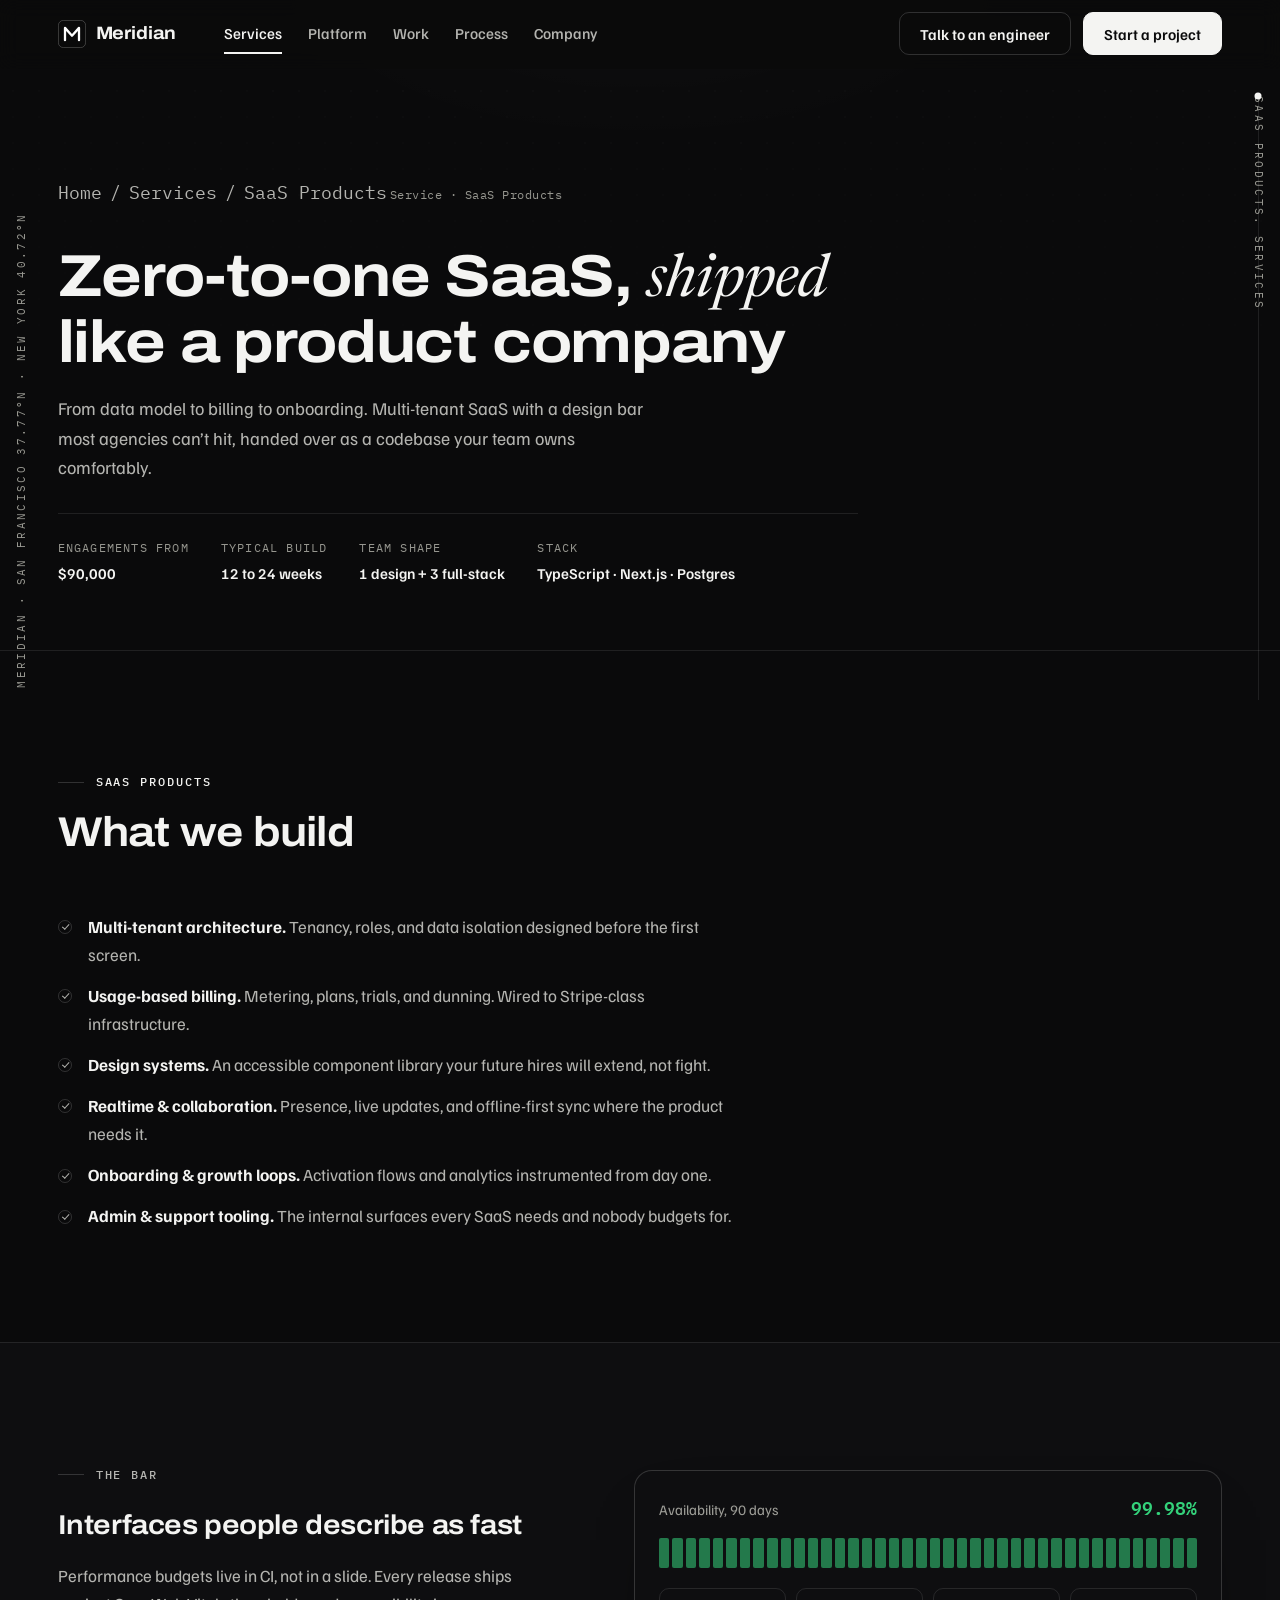
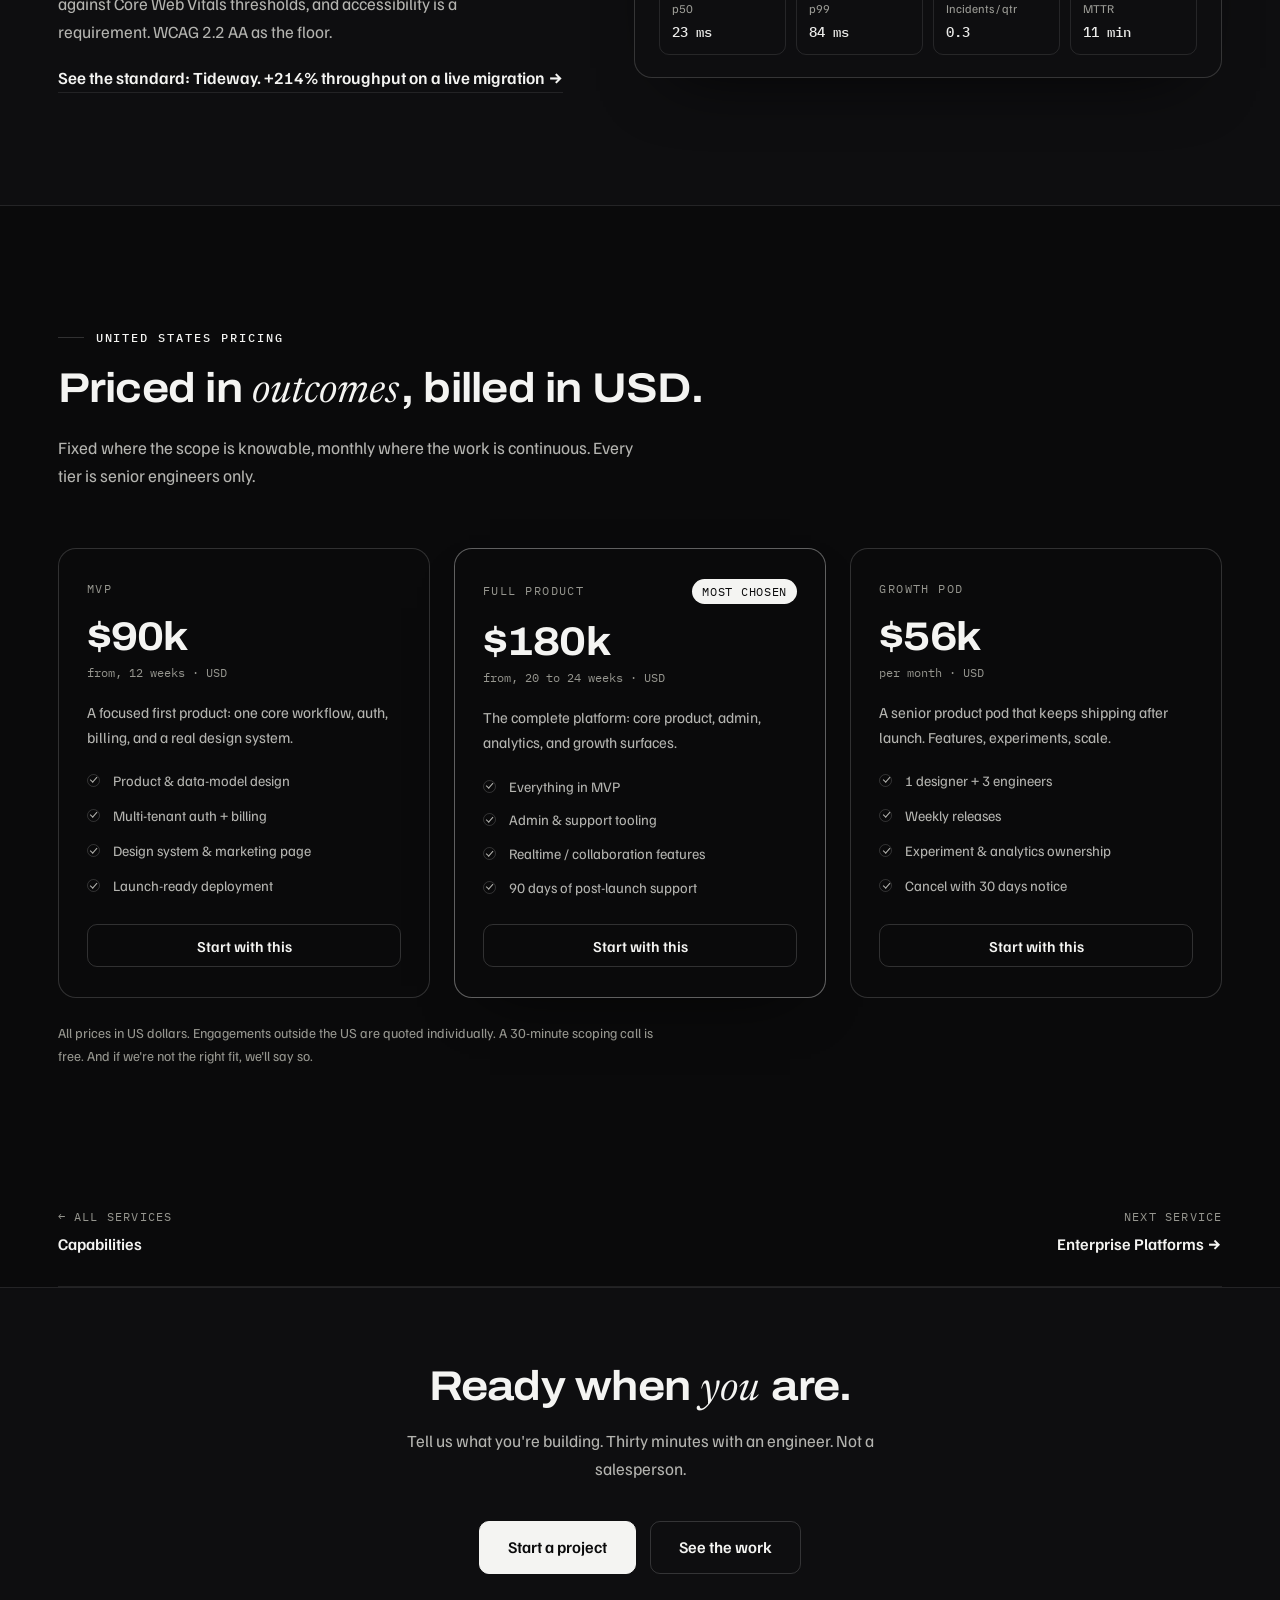
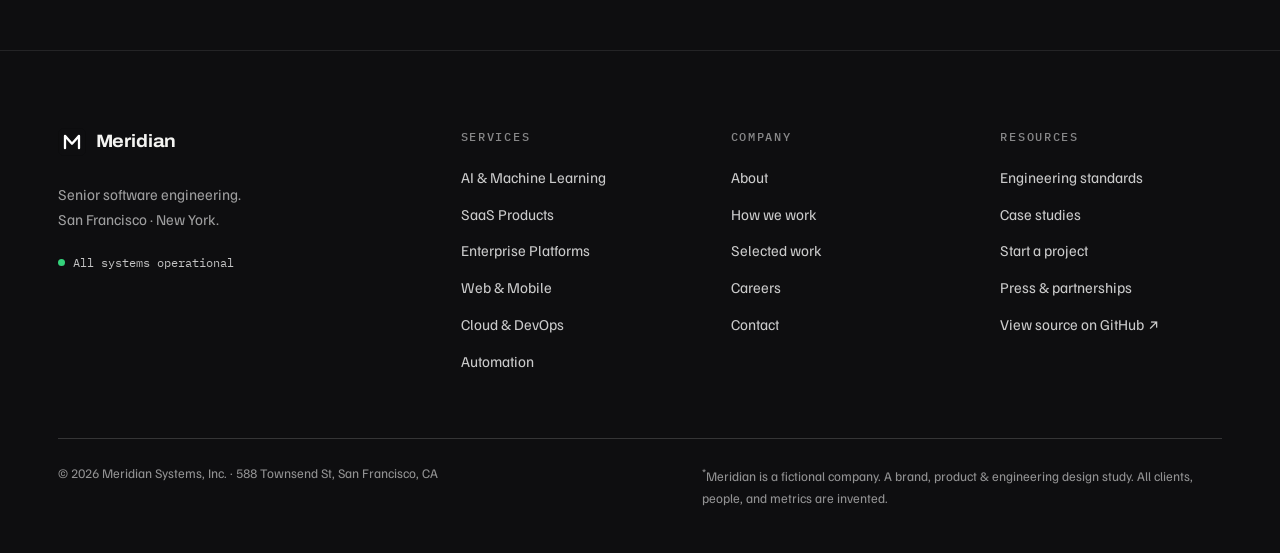
<file: service-saas.html>
<!doctype html>
<html lang="en">
<head>
  <meta charset="utf-8">
  <meta name="viewport" content="width=device-width, initial-scale=1">
  <title>SaaS Products. Services | Meridian</title>
  <meta name="description" content="From data model to billing to onboarding. Multi-tenant SaaS with a design bar most agencies can’t hit, handed over as a codebase your team owns comfortably.">
  <meta property="og:title" content="SaaS Products. Services | Meridian">
  <meta property="og:description" content="From data model to billing to onboarding. Multi-tenant SaaS with a design bar most agencies can’t hit, handed over as a codebase your team owns comfortably.">
  <meta name="theme-color" content="#0a0a0b">
  <link rel="icon" href="data:image/svg+xml,%3Csvg xmlns='http://www.w3.org/2000/svg' viewBox='0 0 32 32'%3E%3Crect width='32' height='32' rx='7' fill='%230a0a0b'/%3E%3Cpath d='M8 23V9l8 9 8-9v14' stroke='%23ffffff' stroke-width='2.6' fill='none' stroke-linecap='round' stroke-linejoin='round'/%3E%3C/svg%3E">
  <link rel="preconnect" href="https://fonts.googleapis.com">
  <link rel="preconnect" href="https://fonts.gstatic.com" crossorigin>
  <link href="https://fonts.googleapis.com/css2?family=Archivo:ital,wdth,wght@0,62..125,100..900;1,62..125,100..900&family=Familjen+Grotesk:ital,wght@0,400..700;1,400..700&family=Newsreader:ital,opsz,wght@1,6..72,400..500&family=IBM+Plex+Mono:wght@400;500&display=swap" rel="stylesheet">
  <link rel="stylesheet" href="css/styles.css">
</head>
<body>
  <a class="skip-link" href="#main">Skip to content</a>

  <header class="nav is-scrolled" id="nav">
    <div class="nav-inner">
      <a class="brand" href="index.html" aria-label="Meridian home">
        <svg class="brand-mark" viewBox="0 0 32 32" aria-hidden="true">
          <rect x="0.5" y="0.5" width="31" height="31" rx="5.5" fill="none" stroke="currentColor" stroke-opacity="0.35"/>
          <path d="M8 23V9l8 9 8-9v14" stroke="url(#mg)" stroke-width="2.6" fill="none" stroke-linecap="round" stroke-linejoin="round"/>
          <defs><linearGradient id="mg" x1="8" y1="9" x2="24" y2="23" gradientUnits="userSpaceOnUse"><stop stop-color="#ffffff"/><stop offset="1" stop-color="#ffffff"/></linearGradient></defs>
        </svg>
        <span class="brand-name">Meridian</span>
      </a>
      <nav class="nav-links" aria-label="Primary">
        <a href="index.html#capabilities" aria-current="page">Services</a>
        <a href="index.html#platform">Platform</a>
        <a href="work.html">Work</a>
        <a href="index.html#process">Process</a>
        <a href="about.html">Company</a>
      </nav>
      <div class="nav-actions">
        <a class="btn btn-ghost" href="index.html#contact">Talk to an engineer</a>
        <a class="btn btn-primary" href="index.html#contact">Start a project</a>
        <button class="nav-toggle" id="navToggle" aria-expanded="false" aria-controls="mobileMenu" aria-label="Open menu"><span></span><span></span></button>
      </div>
    </div>
    <div class="mobile-menu" id="mobileMenu">
      <a href="index.html#capabilities">Services</a>
      <a href="index.html#platform">Platform</a>
      <a href="work.html">Work</a>
      <a href="index.html#process">Process</a>
      <a href="about.html">Company</a>
      <a class="btn btn-primary" href="index.html#contact">Start a project</a>
    </div>
  </header>

  <main id="main">

    <!-- HERO -->
    <section class="subhero">
      <div class="hero-bg" aria-hidden="true"></div>
      <div class="container">
        <div class="subhero-inner" data-reveal>
          <p class="crumb"><a href="index.html">Home</a> <span>/</span> <a href="index.html#capabilities">Services</a> <span>/</span> SaaS Products</p>
          <span class="case-tag">Service · SaaS Products</span>
          <h1 style="margin-top:16px;">Zero-to-one SaaS, <em class="accent-serif">shipped</em> like a product company</h1>
          <p>From data model to billing to onboarding. Multi-tenant SaaS with a design bar most agencies can’t hit, handed over as a codebase your team owns comfortably.</p>
          <div class="cs-meta">
            <div class="cs-meta-item"><span>Engagements from</span><strong>$90,000</strong></div>
            <div class="cs-meta-item"><span>Typical build</span><strong>12 to 24 weeks</strong></div>
            <div class="cs-meta-item"><span>Team shape</span><strong>1 design + 3 full-stack</strong></div>
            <div class="cs-meta-item"><span>Stack</span><strong>TypeScript · Next.js · Postgres</strong></div>
          </div>
        </div>
      </div>
    </section>

    <!-- WHAT WE BUILD -->
    <section class="section">
      <div class="container">
        <div class="section-head" data-reveal style="max-width:720px;">
          <p class="eyebrow">SaaS Products</p>
          <h2 class="h2">What we build</h2>
        </div>
        <ul class="check-list" data-reveal style="max-width:680px;">
          <li><strong>Multi-tenant architecture.</strong> Tenancy, roles, and data isolation designed before the first screen.</li>
          <li><strong>Usage-based billing.</strong> Metering, plans, trials, and dunning. Wired to Stripe-class infrastructure.</li>
          <li><strong>Design systems.</strong> An accessible component library your future hires will extend, not fight.</li>
          <li><strong>Realtime & collaboration.</strong> Presence, live updates, and offline-first sync where the product needs it.</li>
          <li><strong>Onboarding & growth loops.</strong> Activation flows and analytics instrumented from day one.</li>
          <li><strong>Admin & support tooling.</strong> The internal surfaces every SaaS needs and nobody budgets for.</li>
        </ul>
      </div>
    </section>

    <!-- APPROACH VIGNETTE -->
    <section class="section section-alt">
      <div class="container">
        <div class="vignette" data-reveal style="padding-top:0; padding-bottom:0;">
          <div class="vignette-copy">
            <p class="eyebrow">The bar</p>
            <h3>Interfaces people describe as fast</h3>
            <p>Performance budgets live in CI, not in a slide. Every release ships against Core Web Vitals thresholds, and accessibility is a requirement. WCAG 2.2 AA as the floor.</p>
            <a class="text-link" href="case-tideway.html">See the standard: Tideway. +214% throughput on a live migration →</a>
          </div>
          <div class="vignette-visual">
            <div class="ops-card" aria-hidden="true">
              <div class="ops-row"><span>Availability, 90 days</span><strong class="ok-text">99.98%</strong></div>
              <div class="uptime-bars">
                <span></span><span></span><span></span><span></span><span></span><span></span><span></span><span></span><span></span><span></span><span></span><span></span><span></span><span></span><span></span><span></span><span></span><span></span><span></span><span></span><span></span><span></span><span></span><span></span><span></span><span></span><span></span><span></span><span></span><span></span><span></span><span></span><span></span><span></span><span></span><span></span><span></span><span></span><span></span><span></span>
              </div>
              <div class="ops-grid">
                <div class="ops-stat"><span>p50</span><strong>23 ms</strong></div>
                <div class="ops-stat"><span>p99</span><strong>84 ms</strong></div>
                <div class="ops-stat"><span>Incidents / qtr</span><strong>0.3</strong></div>
                <div class="ops-stat"><span>MTTR</span><strong>11 min</strong></div>
              </div>
            </div>
          </div>
        </div>
      </div>
    </section>

    <!-- PRICING (USD) -->
    <section class="section" id="pricing">
      <div class="container">
        <div class="section-head" data-reveal>
          <p class="eyebrow">United States pricing</p>
          <h2 class="h2">Priced in <em class="accent-serif">outcomes</em>, billed in USD.</h2>
          <p class="section-sub">Fixed where the scope is knowable, monthly where the work is continuous. Every tier is senior engineers only.</p>
        </div>
        <div class="pricing-grid">
          <div class="price-card" data-reveal>
            <div class="price-tier"><span>MVP</span></div>
            <span class="price-num">$90k</span>
            <span class="price-per">from, 12 weeks · USD</span>
            <p class="price-desc">A focused first product: one core workflow, auth, billing, and a real design system.</p>
            <ul class="price-feats">
            <li>Product & data-model design</li>
            <li>Multi-tenant auth + billing</li>
            <li>Design system & marketing page</li>
            <li>Launch-ready deployment</li>
            </ul>
            <a class="btn btn-ghost" href="index.html#contact">Start with this</a>
          </div>
          <div class="price-card featured" data-reveal>
            <div class="price-tier"><span>Full product</span><span class="price-badge">Most chosen</span></div>
            <span class="price-num">$180k</span>
            <span class="price-per">from, 20 to 24 weeks · USD</span>
            <p class="price-desc">The complete platform: core product, admin, analytics, and growth surfaces.</p>
            <ul class="price-feats">
            <li>Everything in MVP</li>
            <li>Admin & support tooling</li>
            <li>Realtime / collaboration features</li>
            <li>90 days of post-launch support</li>
            </ul>
            <a class="btn btn-ghost" href="index.html#contact">Start with this</a>
          </div>
          <div class="price-card" data-reveal>
            <div class="price-tier"><span>Growth pod</span></div>
            <span class="price-num">$56k</span>
            <span class="price-per">per month · USD</span>
            <p class="price-desc">A senior product pod that keeps shipping after launch. Features, experiments, scale.</p>
            <ul class="price-feats">
            <li>1 designer + 3 engineers</li>
            <li>Weekly releases</li>
            <li>Experiment & analytics ownership</li>
            <li>Cancel with 30 days notice</li>
            </ul>
            <a class="btn btn-ghost" href="index.html#contact">Start with this</a>
          </div>
        </div>
        <p class="pricing-note" data-reveal>All prices in US dollars. Engagements outside the US are quoted individually. A 30-minute scoping call is free. And if we're not the right fit, we'll say so.</p>
      </div>
    </section>

    <!-- SERVICE NAV -->
    <section class="section" style="padding-top:0; padding-bottom:0;">
      <div class="container">
        <nav class="case-nav" aria-label="More services">
          <a href="index.html#capabilities"><span class="cn-label">← All services</span><span class="cn-title">Capabilities</span></a>
          <a class="next" href="service-enterprise.html"><span class="cn-label">Next service</span><span class="cn-title">Enterprise Platforms →</span></a>
        </nav>
      </div>
    </section>

    <section class="cta-band">
      <div class="container" data-reveal>
        <h2 class="h2">Ready when <em class="accent-serif">you</em> are.</h2>
        <p>Tell us what you're building. Thirty minutes with an engineer. Not a salesperson.</p>
        <div class="hero-cta"><a class="btn btn-primary btn-lg" href="index.html#contact">Start a project</a><a class="btn btn-ghost btn-lg" href="work.html">See the work</a></div>
      </div>
    </section>
  </main>

  <div id="footer-root"></div>
  <script src="js/footer.js" defer></script>
  <script src="js/app.js" defer></script>
</body>
</html>
</file>
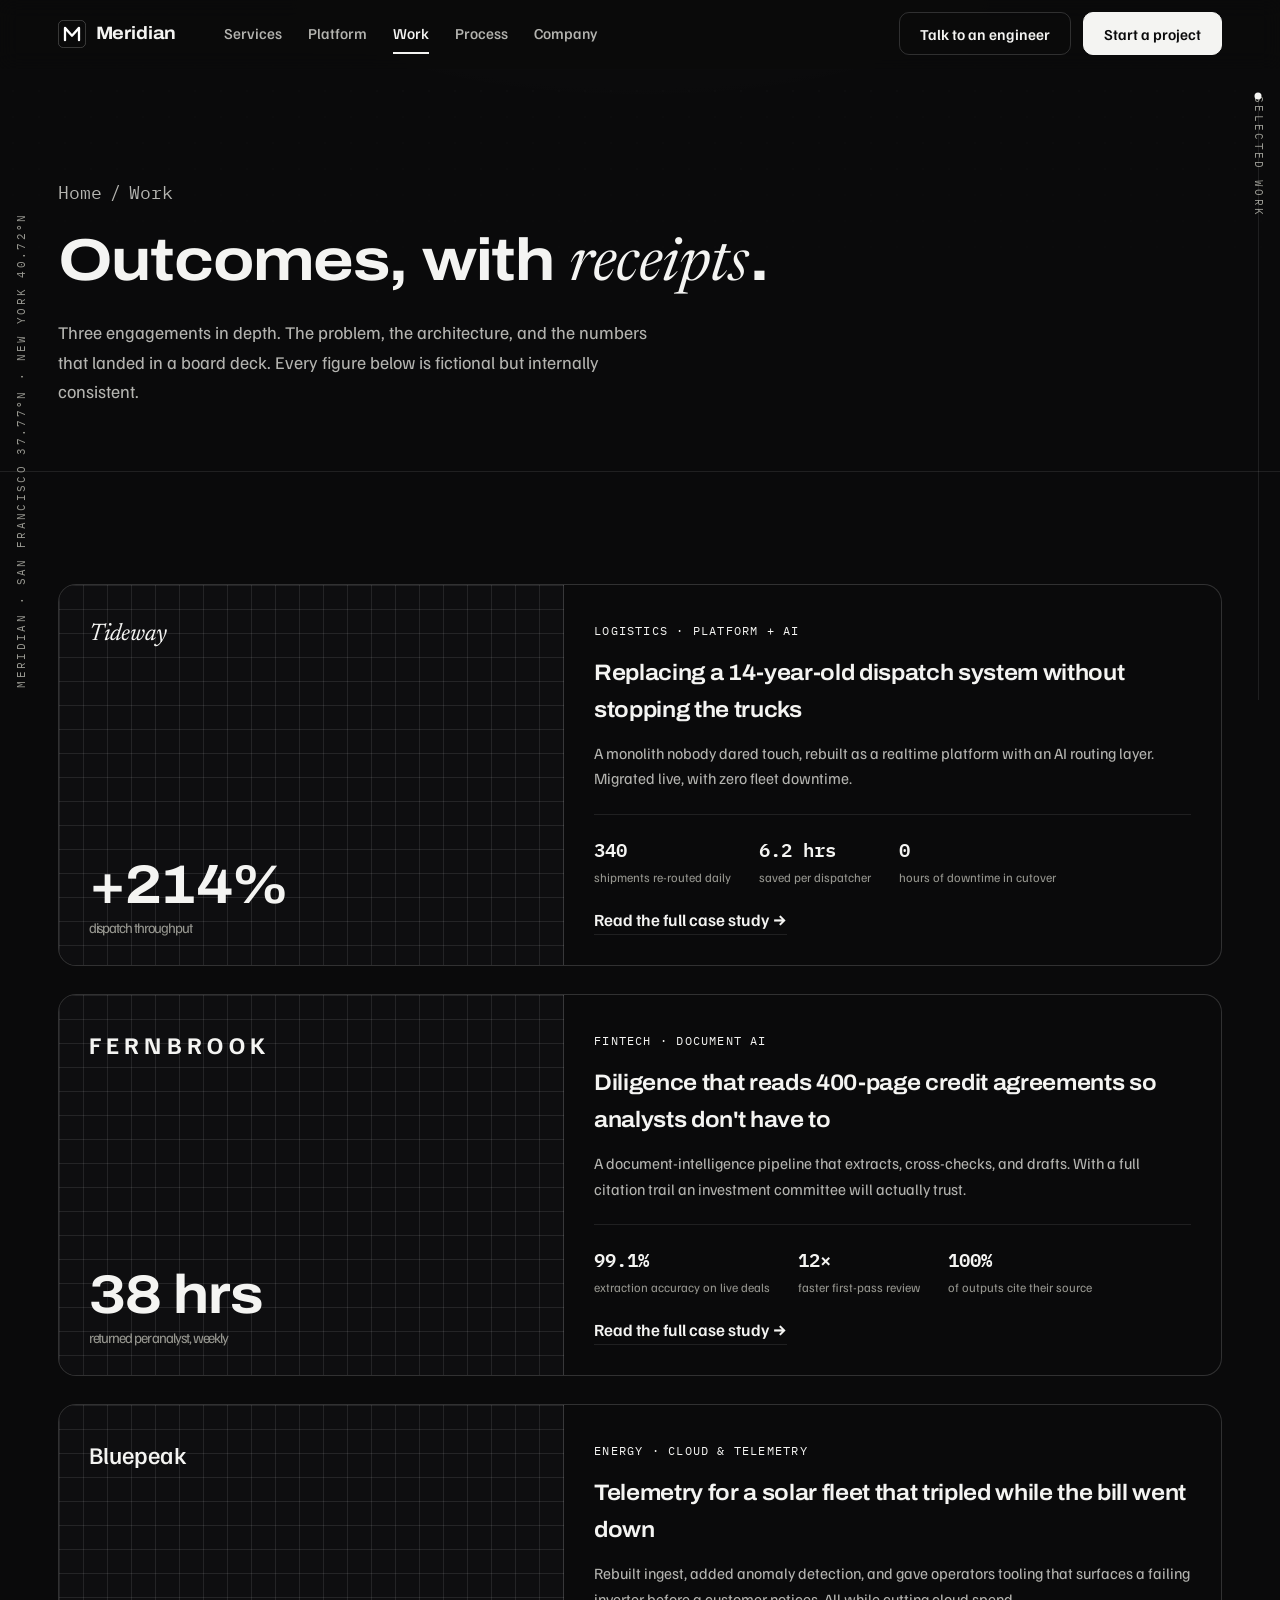
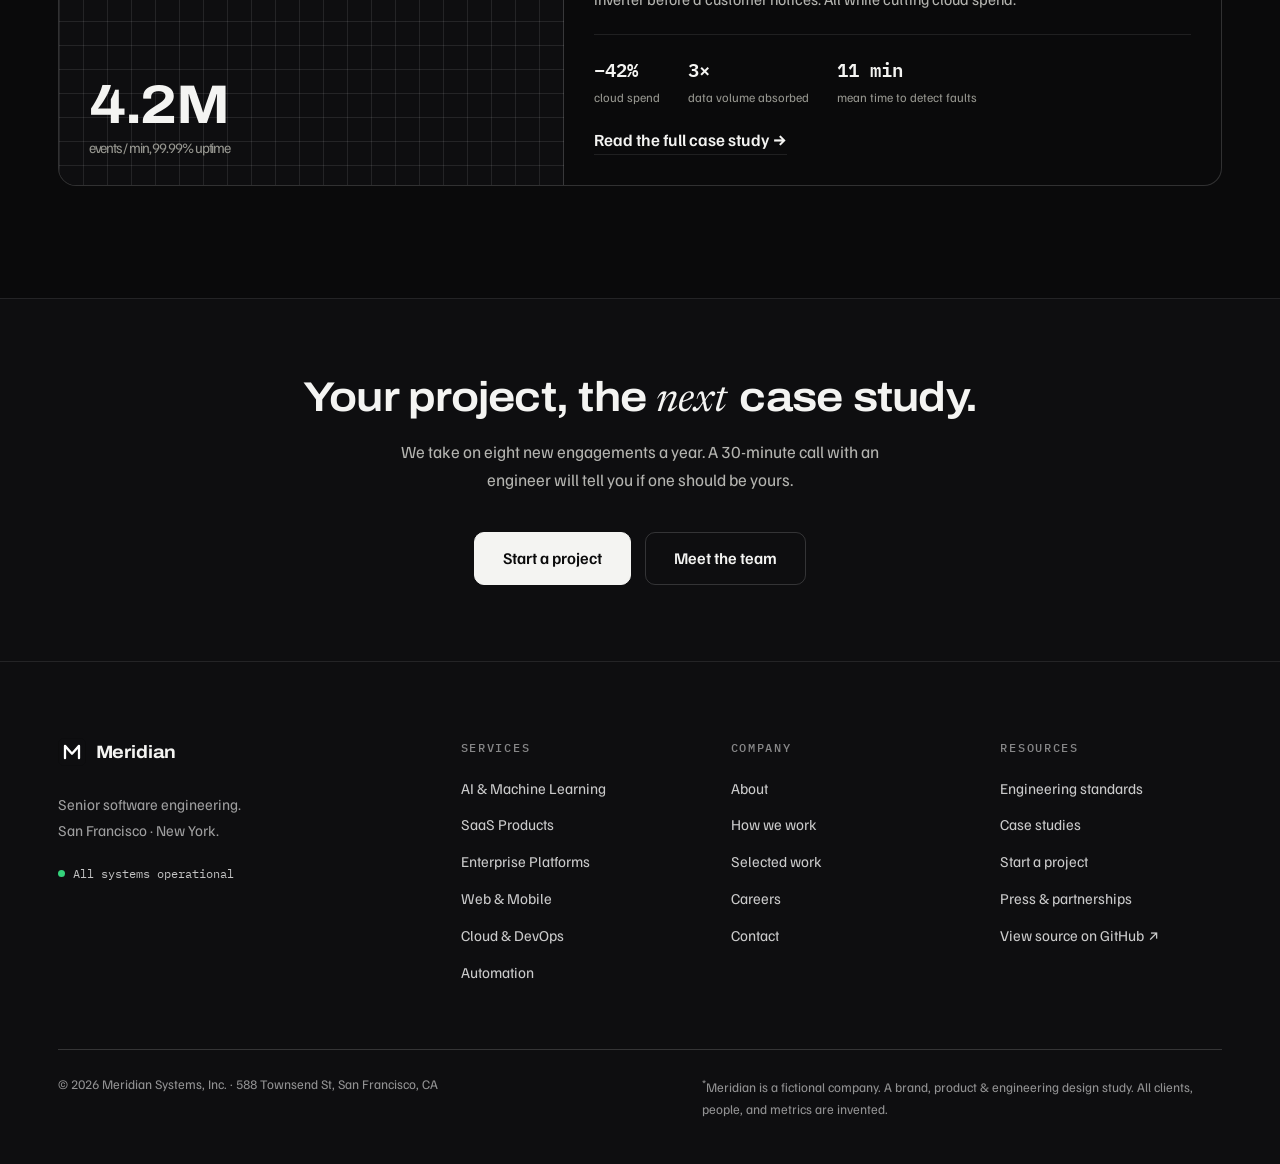
<file: work.html>
<!doctype html>
<html lang="en">
<head>
  <meta charset="utf-8">
  <meta name="viewport" content="width=device-width, initial-scale=1">
  <title>Selected Work | Meridian</title>
  <meta name="description" content="Case studies from Meridian: logistics platforms, document-intelligence pipelines, and telemetry systems. With the architecture and the numbers behind each.">
  <meta property="og:title" content="Selected Work | Meridian">
  <meta property="og:description" content="Outcomes, with receipts. Case studies with real architecture and hard numbers.">
  <meta name="theme-color" content="#0a0a0b">
  <link rel="icon" href="data:image/svg+xml,%3Csvg xmlns='http://www.w3.org/2000/svg' viewBox='0 0 32 32'%3E%3Crect width='32' height='32' rx='7' fill='%230a0a0b'/%3E%3Cpath d='M8 23V9l8 9 8-9v14' stroke='%23ffffff' stroke-width='2.6' fill='none' stroke-linecap='round' stroke-linejoin='round'/%3E%3C/svg%3E">
  <link rel="preconnect" href="https://fonts.googleapis.com">
  <link rel="preconnect" href="https://fonts.gstatic.com" crossorigin>
  <link href="https://fonts.googleapis.com/css2?family=Archivo:ital,wdth,wght@0,62..125,100..900;1,62..125,100..900&family=Familjen+Grotesk:ital,wght@0,400..700;1,400..700&family=Newsreader:ital,opsz,wght@1,6..72,400..500&family=IBM+Plex+Mono:wght@400;500&display=swap" rel="stylesheet">
  <link rel="stylesheet" href="css/styles.css">
</head>
<body>
  <a class="skip-link" href="#main">Skip to content</a>

  <header class="nav is-scrolled" id="nav">
    <div class="nav-inner">
      <a class="brand" href="index.html" aria-label="Meridian home">
        <svg class="brand-mark" viewBox="0 0 32 32" aria-hidden="true">
          <rect x="0.5" y="0.5" width="31" height="31" rx="5.5" fill="none" stroke="currentColor" stroke-opacity="0.35"/>
          <path d="M8 23V9l8 9 8-9v14" stroke="url(#mg)" stroke-width="2.6" fill="none" stroke-linecap="round" stroke-linejoin="round"/>
          <defs><linearGradient id="mg" x1="8" y1="9" x2="24" y2="23" gradientUnits="userSpaceOnUse"><stop stop-color="#ffffff"/><stop offset="1" stop-color="#ffffff"/></linearGradient></defs>
        </svg>
        <span class="brand-name">Meridian</span>
      </a>
      <nav class="nav-links" aria-label="Primary">
        <a href="index.html#capabilities">Services</a>
        <a href="index.html#platform">Platform</a>
        <a href="work.html" aria-current="page">Work</a>
        <a href="index.html#process">Process</a>
        <a href="about.html">Company</a>
      </nav>
      <div class="nav-actions">
        <a class="btn btn-ghost" href="index.html#contact">Talk to an engineer</a>
        <a class="btn btn-primary" href="index.html#contact">Start a project</a>
        <button class="nav-toggle" id="navToggle" aria-expanded="false" aria-controls="mobileMenu" aria-label="Open menu"><span></span><span></span></button>
      </div>
    </div>
    <div class="mobile-menu" id="mobileMenu">
      <a href="index.html#capabilities">Services</a>
      <a href="index.html#platform">Platform</a>
      <a href="work.html">Work</a>
      <a href="index.html#process">Process</a>
      <a href="about.html">Company</a>
      <a class="btn btn-primary" href="index.html#contact">Start a project</a>
    </div>
  </header>

  <main id="main">

    <section class="subhero">
      <div class="hero-bg" aria-hidden="true"></div>
      <div class="container">
        <div class="subhero-inner" data-reveal>
          <p class="crumb"><a href="index.html">Home</a> <span>/</span> Work</p>
          <h1>Outcomes, with <em class="accent-serif">receipts</em>.</h1>
          <p>Three engagements in depth. The problem, the architecture, and the numbers that landed in a board deck. Every figure below is fictional but internally consistent.</p>
        </div>
      </div>
    </section>

    <!-- CASE STUDY INDEX -->
    <section class="section">
      <div class="container">
        <div class="worklist">
          <a class="workcard" data-reveal href="case-tideway.html">
            <div class="workcard-visual">
              <span class="workcard-brand lm-1">Tideway</span>
              <span class="workcard-big">+214%<small>dispatch throughput</small></span>
            </div>
            <div class="workcard-body">
              <span class="workcard-tag">Logistics · Platform + AI</span>
              <h2>Replacing a 14-year-old dispatch system without stopping the trucks</h2>
              <p>A monolith nobody dared touch, rebuilt as a realtime platform with an AI routing layer. Migrated live, with zero fleet downtime.</p>
              <div class="workcard-results">
                <div><strong>340</strong><span>shipments re-routed daily</span></div>
                <div><strong>6.2 hrs</strong><span>saved per dispatcher</span></div>
                <div><strong>0</strong><span>hours of downtime in cutover</span></div>
              </div>
              <span class="text-link">Read the full case study →</span>
            </div>
          </a>

          <a class="workcard" data-reveal data-reveal-delay="90" href="case-fernbrook.html">
            <div class="workcard-visual">
              <span class="workcard-brand lm-2">FERNBROOK</span>
              <span class="workcard-big">38 hrs<small>returned per analyst, weekly</small></span>
            </div>
            <div class="workcard-body">
              <span class="workcard-tag">Fintech · Document AI</span>
              <h2>Diligence that reads 400-page credit agreements so analysts don't have to</h2>
              <p>A document-intelligence pipeline that extracts, cross-checks, and drafts. With a full citation trail an investment committee will actually trust.</p>
              <div class="workcard-results">
                <div><strong>99.1%</strong><span>extraction accuracy on live deals</span></div>
                <div><strong>12×</strong><span>faster first-pass review</span></div>
                <div><strong>100%</strong><span>of outputs cite their source</span></div>
              </div>
              <span class="text-link">Read the full case study →</span>
            </div>
          </a>

          <a class="workcard" data-reveal data-reveal-delay="180" href="case-bluepeak.html">
            <div class="workcard-visual">
              <span class="workcard-brand lm-4">Bluepeak</span>
              <span class="workcard-big">4.2M<small>events / min, 99.99% uptime</small></span>
            </div>
            <div class="workcard-body">
              <span class="workcard-tag">Energy · Cloud &amp; Telemetry</span>
              <h2>Telemetry for a solar fleet that tripled while the bill went down</h2>
              <p>Rebuilt ingest, added anomaly detection, and gave operators tooling that surfaces a failing inverter before a customer notices. All while cutting cloud spend.</p>
              <div class="workcard-results">
                <div><strong>−42%</strong><span>cloud spend</span></div>
                <div><strong>3×</strong><span>data volume absorbed</span></div>
                <div><strong>11 min</strong><span>mean time to detect faults</span></div>
              </div>
              <span class="text-link">Read the full case study →</span>
            </div>
          </a>
        </div>
      </div>
    </section>

    <section class="cta-band">
      <div class="container" data-reveal>
        <h2 class="h2">Your project, the <em class="accent-serif">next</em> case study.</h2>
        <p>We take on eight new engagements a year. A 30-minute call with an engineer will tell you if one should be yours.</p>
        <div class="hero-cta"><a class="btn btn-primary btn-lg" href="index.html#contact">Start a project</a><a class="btn btn-ghost btn-lg" href="about.html">Meet the team</a></div>
      </div>
    </section>
  </main>

  <div id="footer-root"></div>
  <script src="js/footer.js" defer></script>
  <script src="js/app.js" defer></script>
</body>
</html>
</file>
<file: css/styles.css>
/* ============================================================
   Meridian — noir motion redesign
   Monochrome near-black, huge display type, live component
   bento, and Emil Kowalski-grade motion physics: strong
   ease-out curves, press states, blur-masked reveals, stagger.
   Signal orange appears only on live indicators.
   ============================================================ */

:root {
  --bg: #0a0a0b;
  --bg-2: #0e0e10;
  --card: #101013;
  --border: rgba(255, 255, 255, 0.09);
  --border-strong: rgba(255, 255, 255, 0.16);
  --text: #f4f4f2;
  --text-2: #b4b4b0;
  --text-3: #96968f;
  --signal: #ff5c1a;
  --ok: #34d27b;
  --warn: #f5b83d;
  --screen: #0e0e10;
  --screen-2: #16161a;
  --screen-rule: rgba(255, 255, 255, 0.1);
  --screen-text: #ececea;
  --screen-muted: #9c9c96;
  --radius: 10px;
  --radius-lg: 18px;
  --font-display: "Archivo", "Helvetica Neue", Arial, sans-serif;
  --font-ui: "Familjen Grotesk", "Helvetica Neue", Arial, sans-serif;
  --font-serif: "Newsreader", Georgia, serif;
  --font-mono: "IBM Plex Mono", ui-monospace, "SF Mono", Menlo, monospace;
  --container: 1808px;
  --ease-out: cubic-bezier(0.23, 1, 0.32, 1);
  --ease-in-out: cubic-bezier(0.77, 0, 0.175, 1);
  --ease: cubic-bezier(0.23, 1, 0.32, 1);
}

*, *::before, *::after { box-sizing: border-box; }

html { scroll-behavior: smooth; }
@media (prefers-reduced-motion: reduce) {
  html { scroll-behavior: auto; }
}

body {
  margin: 0;
  background: var(--bg);
  color: var(--text-2);
  font-family: var(--font-ui);
  font-size: 17px;
  line-height: 1.65;
  -webkit-font-smoothing: antialiased;
  text-rendering: optimizeLegibility;
}

h1, h2, h3, h4, p, ul, figure, blockquote { margin: 0; }
ul { padding: 0; list-style: none; }
a { color: inherit; text-decoration: none; }
img, svg { display: block; max-width: 100%; }
button { font: inherit; color: inherit; background: none; border: 0; cursor: pointer; }

::selection { background: var(--text); color: #0a0a0b; }

.container {
  width: 100%;
  max-width: var(--container);
  margin: 0 auto;
  padding: 0 clamp(24px, 4.5vw, 88px);
}

.skip-link {
  position: absolute;
  left: 16px; top: -48px;
  z-index: 100;
  padding: 10px 16px;
  background: var(--text);
  color: #0a0a0b;
  border-radius: var(--radius);
  transition: top 0.2s var(--ease);
}
.skip-link:focus { top: 16px; }

/* ---------- typography ---------- */

.display {
  font-family: var(--font-display);
  font-size: 4rem;
  font-size: clamp(2.6rem, 6vw, 4.75rem);
  font-weight: 700;
  font-stretch: 118%;
  line-height: 0.98;
  letter-spacing: -0.022em;
  color: var(--text);
  text-wrap: balance;
}
.display-sm {
  font-family: var(--font-display);
  font-size: 2.8rem;
  font-size: clamp(2rem, 4.4vw, 3.2rem);
  font-weight: 700;
  font-stretch: 115%;
  line-height: 1.04;
  letter-spacing: -0.02em;
  color: var(--text);
}
.h2 {
  font-family: var(--font-display);
  font-size: 2.2rem;
  font-size: clamp(1.75rem, 3.4vw, 2.6rem);
  font-weight: 650;
  font-stretch: 112%;
  line-height: 1.08;
  letter-spacing: -0.018em;
  color: var(--text);
  text-wrap: balance;
}
.accent-serif {
  font-family: var(--font-serif);
  font-style: italic;
  font-weight: 400;
  font-stretch: 100%;
  letter-spacing: 0;
  color: var(--text);
  padding-right: 0.04em;
}
.eyebrow {
  display: inline-flex;
  align-items: center;
  gap: 12px;
  font-family: var(--font-mono);
  font-size: 0.76rem;
  font-weight: 500;
  letter-spacing: 0.16em;
  text-transform: uppercase;
  color: var(--text);
  margin-bottom: 18px;
}
.eyebrow::before {
  content: "";
  width: 26px;
  height: 1px;
  background: var(--border-strong);
  flex-shrink: 0;
}
.section-sub {
  color: var(--text-2);
  font-size: 1.08rem;
  max-width: 34em;
  margin-top: 18px;
}

/* ---------- buttons ---------- */

.btn {
  display: inline-flex;
  align-items: center;
  gap: 9px;
  padding: 10px 20px;
  border-radius: var(--radius);
  font-size: 0.95rem;
  font-weight: 600;
  line-height: 1.4;
  white-space: nowrap;
  border: 1px solid transparent;
  transition: transform 0.18s var(--ease), background 0.18s var(--ease),
              border-color 0.18s var(--ease), color 0.18s var(--ease);
}
.btn-lg { padding: 14px 28px; font-size: 1.02rem; }
.btn-primary {
  background: var(--text);
  color: #0a0a0b;
  border-color: var(--text);
}
.btn-primary:hover {
  background: var(--text);
  border-color: var(--text);
  transform: translateY(-1px);
}
.btn-ghost {
  border-color: var(--border-strong);
  color: var(--text);
  background: transparent;
}
.btn-ghost:hover {
  border-color: var(--text);
  transform: translateY(-1px);
}
.btn:focus-visible, .tab:focus-visible, a:focus-visible, .chip:focus-visible {
  outline: 2px solid rgba(255,255,255,0.7);
  outline-offset: 3px;
}

.text-link {
  display: inline-block;
  margin-top: 18px;
  font-weight: 600;
  color: var(--text);
  border-bottom: 1px solid var(--border);
  transition: border-color 0.15s ease;
}
.text-link:hover { border-bottom-color: var(--text); }

/* ---------- nav ---------- */

.nav {
  position: fixed;
  inset: 0 0 auto 0;
  z-index: 50;
  background: rgba(10, 10, 11, 0.8);
  -webkit-backdrop-filter: blur(10px);
  backdrop-filter: blur(10px);
  border-bottom: 1px solid transparent;
  transition: border-color 0.25s ease;
}
.nav.is-scrolled { border-bottom-color: var(--border); }
.nav-inner {
  max-width: var(--container);
  margin: 0 auto;
  padding: 0 clamp(24px, 4.5vw, 88px);
  height: 68px;
  display: flex;
  align-items: center;
  gap: 36px;
}
.brand { display: inline-flex; align-items: center; gap: 10px; }
.brand-mark { width: 28px; height: 28px; }
.brand-name {
  font-family: var(--font-display);
  font-size: 1.12rem;
  font-weight: 700;
  font-stretch: 110%;
  letter-spacing: -0.01em;
  color: var(--text);
}
.nav-links {
  display: flex;
  gap: 26px;
  margin-left: 12px;
}
.nav-links a {
  padding: 6px 0;
  font-size: 0.95rem;
  font-weight: 500;
  color: var(--text-2);
  border-bottom: 2px solid transparent;
  transition: color 0.15s ease, border-color 0.15s ease;
}
.nav-links a:hover { color: var(--text); }
.nav-links a.is-active,
.nav-links a[aria-current="page"] {
  color: var(--text);
  border-bottom-color: var(--text);
}
.nav-actions {
  margin-left: auto;
  display: flex;
  align-items: center;
  gap: 12px;
}
.nav-toggle {
  display: none;
  flex-direction: column;
  justify-content: center;
  gap: 5px;
  width: 40px;
  height: 40px;
  padding: 10px;
}
.nav-toggle span {
  display: block;
  height: 2px;
  background: var(--text);
  transition: transform 0.25s var(--ease), opacity 0.2s ease;
}
.nav-toggle[aria-expanded="true"] span:first-child { transform: translateY(3.5px) rotate(45deg); }
.nav-toggle[aria-expanded="true"] span:last-child { transform: translateY(-3.5px) rotate(-45deg); }

.mobile-menu {
  display: none;
  flex-direction: column;
  gap: 4px;
  padding: 12px 28px 26px;
  background: var(--bg);
  border-bottom: 1px solid var(--border);
}
.mobile-menu a:not(.btn) {
  padding: 13px 4px;
  font-size: 1.05rem;
  font-weight: 500;
  color: var(--text-2);
  border-bottom: 1px solid var(--border);
}
.mobile-menu .btn { margin-top: 18px; justify-content: center; }
.mobile-menu.is-open { display: flex; }

/* ---------- hero ---------- */

.hero {
  position: relative;
  overflow: hidden;
}
.hero-grid {
  display: grid;
  grid-template-columns: 1.05fr 1fr;
  gap: clamp(40px, 4.5vw, 72px);
  align-items: center;
  min-height: 100svh;
  padding: 118px 0 64px;
}
.hero-bg {
  position: absolute;
  inset: 0;
  pointer-events: none;
  background:
    radial-gradient(52% 42% at 50% 0%, rgba(255, 255, 255, 0.055), transparent 70%),
    radial-gradient(rgba(255, 255, 255, 0.05) 1px, transparent 1px);
  background-size: 100% 100%, 26px 26px;
  mask-image: linear-gradient(to bottom, black 0%, transparent 72%);
  -webkit-mask-image: linear-gradient(to bottom, black 0%, transparent 72%);
}
.hero-canvas { display: none; }
.hero-copy {
  position: relative;
  min-width: 0;
}
.pill {
  display: inline-flex;
  align-items: center;
  gap: 9px;
  padding: 7px 15px;
  margin-bottom: 30px;
  border: 1px solid var(--border-strong);
  border-radius: 999px;
  font-family: var(--font-mono);
  font-size: 0.76rem;
  letter-spacing: 0.03em;
  color: var(--text-2);
  background: var(--bg);
}
.pill-dot {
  width: 8px; height: 8px;
  border-radius: 50%;
  background: var(--signal);
}
.hero-sub {
  margin: 28px 0 0;
  max-width: 33em;
  font-size: 1.18rem;
  color: var(--text-2);
}
.hero-cta {
  display: flex;
  flex-wrap: wrap;
  gap: 14px;
  margin-top: 38px;
}
.hero-stats {
  display: flex;
  flex-wrap: wrap;
  gap: clamp(28px, 3vw, 52px);
  margin-top: 42px;
  padding-top: 26px;
  border-top: 1px solid var(--border);
}
.hero-stats strong {
  display: block;
  font-family: var(--font-display);
  font-size: clamp(1.7rem, 2.4vw, 2.3rem);
  font-weight: 700;
  font-stretch: 112%;
  letter-spacing: -0.02em;
  color: var(--text);
  font-variant-numeric: tabular-nums;
  line-height: 1;
}
.hero-stats span {
  display: block;
  margin-top: 7px;
  font-family: var(--font-mono);
  font-size: 0.72rem;
  letter-spacing: 0.1em;
  text-transform: uppercase;
  color: var(--text-3);
}
.hero-meta {
  margin-top: 24px;
  font-family: var(--font-mono);
  font-size: 0.8rem;
  color: var(--text-3);
}

/* typewriter */
.rotator-wrap { white-space: nowrap; }
.caret {
  display: inline-block;
  width: 3px;
  height: 0.8em;
  margin-left: 0.1em;
  vertical-align: -0.04em;
  background: var(--text);
  animation: blink 1.1s steps(1) infinite;
}
@keyframes blink { 50% { opacity: 0; } }

/* ---------- console plate ---------- */

.console-wrap {
  position: relative;
  min-width: 0;
}
.hero-grid .console-side { display: none; }
.hero-grid .feed-desc { display: none; }
.console-glow { display: none; }
.console {
  position: relative;
  border: 1px solid var(--border-strong);
  border-radius: var(--radius-lg);
  background: var(--screen);
  color: var(--screen-text);
  box-shadow: 0 30px 70px -40px rgba(0, 0, 0, 0.9);
  overflow: hidden;
  font-size: 13px;
}
.console-top {
  display: flex;
  align-items: center;
  gap: 7px;
  padding: 12px 16px;
  border-bottom: 1px solid var(--screen-rule);
}
.tl-dot {
  width: 10px; height: 10px;
  border-radius: 50%;
  background: rgba(255, 255, 255, 0.16);
}
.console-title {
  margin-left: 10px;
  font-family: var(--font-mono);
  font-size: 12px;
  color: var(--screen-muted);
  overflow: hidden;
  text-overflow: ellipsis;
  white-space: nowrap;
}
.console-env {
  margin-left: auto;
  padding: 2px 9px;
  border: 1px solid var(--ok);
  border-radius: 999px;
  color: var(--ok);
  font-family: var(--font-mono);
  font-size: 11px;
  letter-spacing: 0.1em;
}
.console-body { display: flex; }
.console-side {
  width: 172px;
  flex-shrink: 0;
  padding: 14px 10px;
  border-right: 1px solid var(--screen-rule);
  display: flex;
  flex-direction: column;
  gap: 2px;
}
.cs-item {
  display: flex;
  align-items: center;
  gap: 9px;
  padding: 7px 10px;
  border-radius: var(--radius);
  color: var(--screen-muted);
  font-weight: 500;
}
.cs-item.is-active {
  background: var(--screen-2);
  color: var(--screen-text);
}
.cs-ico {
  width: 12px; height: 12px;
  border-radius: 3px;
  background: currentColor;
  opacity: 0.4;
}
.cs-item.is-active .cs-ico { background: var(--text); opacity: 1; }

.console-main {
  flex: 1;
  min-width: 0;
  padding: 18px;
  display: flex;
  flex-direction: column;
  gap: 14px;
}
.console-metrics {
  display: grid;
  grid-template-columns: repeat(3, 1fr);
  gap: 12px;
}
.metric {
  padding: 12px 14px 8px;
  border: 1px solid var(--screen-rule);
  border-radius: var(--radius);
  display: flex;
  flex-direction: column;
  gap: 2px;
}
.metric-label { color: var(--screen-muted); font-size: 12px; }
.metric-value {
  font-family: var(--font-mono);
  font-size: 19px;
  font-weight: 500;
  letter-spacing: -0.01em;
  font-variant-numeric: tabular-nums;
  color: var(--screen-text);
}
.metric-delta { font-size: 12px; color: var(--screen-muted); }
.metric-delta.up { color: var(--ok); }
@keyframes tickFlash { from { color: #ffffff; } }
.metric-value.is-tick { animation: tickFlash 0.6s ease-out; }
.spark { width: 100%; height: 26px; margin-top: 6px; }
.spark path {
  fill: none;
  stroke: rgba(255,255,255,0.65);
  stroke-width: 1.8;
  stroke-linecap: round;
}

.console-feed {
  border: 1px solid var(--screen-rule);
  border-radius: var(--radius);
  padding: 12px 14px;
}
.feed-title {
  font-family: var(--font-mono);
  font-size: 12px;
  letter-spacing: 0.08em;
  text-transform: uppercase;
  color: var(--screen-muted);
  margin-bottom: 8px;
}
.feed-live {
  float: right;
  display: inline-flex;
  align-items: center;
  gap: 6px;
  font-size: 11px;
  letter-spacing: 0.08em;
  color: var(--ok);
}
.feed-row {
  display: flex;
  align-items: center;
  gap: 10px;
  padding: 7px 0;
  border-top: 1px solid var(--screen-rule);
  min-width: 0;
}
@keyframes feedIn { from { opacity: 0; transform: translateY(-8px); } to { opacity: 1; transform: none; } }
.feed-row.is-new { animation: feedIn 0.5s var(--ease) both; }
.feed-name {
  font-family: var(--font-mono);
  font-size: 12px;
  color: var(--screen-text);
  flex-shrink: 0;
}
.feed-desc {
  color: var(--screen-muted);
  overflow: hidden;
  text-overflow: ellipsis;
  white-space: nowrap;
}
.feed-time { margin-left: auto; color: var(--screen-muted); font-size: 12px; flex-shrink: 0; }

.dot { width: 7px; height: 7px; border-radius: 50%; flex-shrink: 0; }
.dot.ok { background: var(--ok); }
.dot.warn { background: var(--warn); }
.dot.pulse { animation: pulse 2.4s ease-in-out infinite; }
@keyframes pulse { 50% { opacity: 0.45; } }

.console-deploy {
  display: flex;
  align-items: center;
  gap: 10px;
  padding: 10px 14px;
  border: 1px solid rgba(52, 210, 123, 0.35);
  border-radius: var(--radius);
  color: var(--screen-muted);
}
.console-deploy strong { color: var(--screen-text); font-weight: 600; }
.deploy-time { margin-left: auto; font-family: var(--font-mono); font-size: 12px; color: var(--screen-muted); }

/* ---------- marquee + logos ---------- */

.marquee {
  overflow: hidden;
  padding: 16px 0;
  border-top: 1px solid var(--border);
  border-bottom: 1px solid var(--border);
  mask-image: linear-gradient(to right, transparent, black 8%, black 92%, transparent);
  -webkit-mask-image: linear-gradient(to right, transparent, black 8%, black 92%, transparent);
}
.marquee-track {
  display: flex;
  align-items: center;
  gap: 36px;
  width: max-content;
  animation: marquee 38s linear infinite;
}
.marquee:hover .marquee-track { animation-play-state: paused; }
@keyframes marquee { to { transform: translateX(-50%); } }
.mq-item {
  font-family: var(--font-mono);
  font-size: 0.82rem;
  color: var(--text-3);
  white-space: nowrap;
}
.mq-sep { color: var(--text); font-size: 0.75rem; }

.logos { padding: 60px 0 44px; }
.logos-label {
  font-family: var(--font-mono);
  font-size: 0.76rem;
  letter-spacing: 0.16em;
  text-transform: uppercase;
  color: var(--text-3);
  margin-bottom: 30px;
}
.logos-row {
  display: flex;
  flex-wrap: wrap;
  align-items: center;
  gap: 22px 52px;
}
.logo-mark { color: var(--text); opacity: 0.5; transition: opacity 0.2s ease; white-space: nowrap; }
.logo-mark:hover { opacity: 0.85; }
.lm-1 { font-family: var(--font-serif); font-style: italic; font-size: 1.35rem; }
.lm-2 { font-weight: 700; letter-spacing: 0.22em; font-size: 0.95rem; }
.lm-3 { font-weight: 600; font-size: 1.2rem; letter-spacing: -0.04em; }
.lm-4 { font-weight: 500; font-size: 1.2rem; }
.lm-5 { font-weight: 600; letter-spacing: 0.3em; font-size: 0.9rem; }
.lm-6 { font-family: var(--font-mono); font-size: 1.05rem; }
.lm-7 { font-family: var(--font-serif); font-style: italic; font-size: 1.3rem; }
.lm-8 { font-weight: 700; letter-spacing: 0.18em; font-size: 0.95rem; }

/* ---------- sections ---------- */

section[id] { scroll-margin-top: 88px; }
.section { padding: 112px 0; }
.section-alt {
  background: var(--bg-2);
  border-top: 1px solid var(--border);
  border-bottom: 1px solid var(--border);
}
.section-head { max-width: 680px; margin-bottom: 58px; }

/* ---------- tabs ---------- */

.tab-list {
  display: flex;
  flex-wrap: wrap;
  gap: 26px;
  border-bottom: 1px solid var(--border);
}
.tab {
  padding: 10px 2px 14px;
  margin-bottom: -1px;
  font-size: 0.95rem;
  font-weight: 500;
  color: var(--text-3);
  border-bottom: 2px solid transparent;
  transition: color 0.15s ease, border-color 0.15s ease;
  white-space: nowrap;
}
.tab:hover { color: var(--text); }
.tab.is-active {
  color: var(--text);
  border-bottom-color: var(--text);
}
.tab-panel {
  display: none;
  margin-top: 40px;
  gap: 56px;
  align-items: start;
}
.tab-panel.is-active { display: grid; grid-template-columns: 1.25fr 1fr; }
.panel-copy h3 {
  font-family: var(--font-display);
  font-size: 1.55rem;
  font-weight: 650;
  font-stretch: 110%;
  letter-spacing: -0.015em;
  color: var(--text);
  margin-bottom: 14px;
}
.panel-copy p { color: var(--text-2); max-width: 30em; }
.check-list { margin-top: 24px; display: grid; gap: 13px; }
.check-list li {
  position: relative;
  padding-left: 30px;
  color: var(--text-2);
}
.check-list li strong { color: var(--text); }
.check-list li::before {
  content: "";
  position: absolute;
  left: 0; top: 0.42em;
  width: 14px; height: 14px;
  border: 1px solid var(--border-strong);
  border-radius: 50%;
}
.check-list li::after {
  content: "";
  position: absolute;
  left: 4px; top: calc(0.42em + 4px);
  width: 7px; height: 3.5px;
  border-left: 1.6px solid var(--text-2);
  border-bottom: 1.6px solid var(--text-2);
  transform: rotate(-48deg);
}
.panel-spec {
  border-top: 1px solid var(--border-strong);
  padding: 4px 0 0;
}
.spec-row {
  display: flex;
  justify-content: space-between;
  align-items: baseline;
  gap: 18px;
  padding: 15px 2px;
  border-bottom: 1px solid var(--border);
  font-size: 0.94rem;
}
.spec-row span { color: var(--text-3); flex-shrink: 0; }
.spec-row strong { font-weight: 600; color: var(--text); text-align: right; }

/* ---------- vignettes & plates ---------- */

.vignette {
  display: grid;
  grid-template-columns: 1fr 1.15fr;
  gap: 64px;
  align-items: center;
  padding: 60px 0;
}
.vignette + .vignette { border-top: 1px solid var(--border); }
.vignette-copy, .vignette-visual { min-width: 0; }
.vignette-flip .vignette-copy { order: 2; }
.vignette-flip .vignette-visual { order: 1; }
.vignette-copy h3 {
  font-family: var(--font-display);
  font-size: 1.7rem;
  font-weight: 650;
  font-stretch: 110%;
  letter-spacing: -0.015em;
  color: var(--text);
  margin-bottom: 14px;
}
.vignette-copy p { color: var(--text-2); max-width: 28em; }

/* pipeline canvas */
.canvas-card {
  border: 1px solid var(--border-strong);
  border-radius: var(--radius-lg);
  background:
    radial-gradient(rgba(255,255,255,0.05) 1px, transparent 1px) 0 0 / 22px 22px,
    var(--card);
  box-shadow: 0 30px 70px -40px rgba(0, 0, 0, 0.9);
  padding: 12px;
  overflow-x: auto;
  overflow-y: hidden;
}
.canvas-stage { position: relative; width: 560px; height: 300px; margin: 0 auto; }
.canvas-lines { position: absolute; left: 20px; top: 20px; width: 520px; height: 260px; }
.canvas-lines .flow {
  fill: none;
  stroke: rgba(255,255,255,0.4);
  stroke-width: 1.4;
  stroke-dasharray: 5 6;
  opacity: 0.55;
  animation: flow 1.6s linear infinite;
}
@keyframes flow { to { stroke-dashoffset: -11; } }
.pkt { fill: var(--text); }
.pkt.v { fill: var(--signal); }
.node {
  position: absolute;
  left: var(--x); top: var(--y);
  display: flex;
  flex-direction: column;
  gap: 1px;
  padding: 9px 13px 8px 26px;
  border: 1px solid var(--border-strong);
  border-radius: var(--radius);
  background: var(--bg);
  font-size: 12.5px;
  font-weight: 600;
  color: var(--text);
  white-space: nowrap;
}
.node small { font-weight: 400; color: var(--text-3); font-size: 12px; font-family: var(--font-mono); }
.node-dot { position: absolute; left: 11px; top: 15px; width: 7px; height: 7px; border-radius: 50%; }
.node-dot.ok { background: var(--ok); }
.node-dot.warn { background: var(--warn); }
.node-dot.acc { background: var(--text); }
.node-hot { border-color: var(--text); border-width: 1.5px; }

/* code plate */
.code-card {
  border: 1px solid var(--border-strong);
  border-radius: var(--radius-lg);
  background: var(--screen);
  box-shadow: 0 30px 70px -40px rgba(0, 0, 0, 0.9);
  overflow: hidden;
}
.code-top {
  display: flex;
  align-items: center;
  gap: 7px;
  padding: 11px 14px;
  border-bottom: 1px solid var(--screen-rule);
}
.code-file {
  margin-left: 8px;
  font-family: var(--font-mono);
  font-size: 12px;
  color: var(--screen-muted);
}
.code {
  margin: 0;
  padding: 18px 20px;
  font-family: var(--font-mono);
  font-size: 12.5px;
  line-height: 1.75;
  color: #c6cbd6;
  overflow-x: auto;
  position: relative;
}
.c-kw { color: #d9d9d4; font-weight: 500; }
.c-fn { color: #ffffff; }
.c-ty { color: #b9c8b3; }
.c-st { color: #a9cbb2; }
.c-nu { color: #e3c9a8; }
.c-cm { color: #8a93a3; font-style: italic; }

/* ops plate */
.ops-card {
  border: 1px solid var(--border-strong);
  border-radius: var(--radius-lg);
  background: var(--screen);
  color: var(--screen-text);
  box-shadow: 0 30px 70px -40px rgba(0, 0, 0, 0.9);
  padding: 22px 24px;
}
.ops-row {
  display: flex;
  justify-content: space-between;
  align-items: baseline;
  font-size: 0.9rem;
  color: var(--screen-muted);
}
.ok-text { color: var(--ok); font-family: var(--font-mono); font-size: 1.1rem; font-weight: 600; }
.uptime-bars { display: flex; gap: 3px; margin: 16px 0 20px; }
.uptime-bars span {
  flex: 1;
  height: 30px;
  border-radius: 2px;
  background: rgba(52, 210, 123, 0.55);
}
.uptime-bars span.down { background: rgba(245, 184, 61, 0.7); }
.ops-grid { display: grid; grid-template-columns: repeat(4, 1fr); gap: 10px; }
.ops-stat {
  border: 1px solid var(--screen-rule);
  border-radius: var(--radius);
  padding: 10px 12px;
  display: flex;
  flex-direction: column;
  gap: 2px;
}
.ops-stat span { font-size: 12px; color: var(--screen-muted); }
.ops-stat strong { font-family: var(--font-mono); font-size: 14px; font-weight: 500; font-variant-numeric: tabular-nums; }

/* terminal plate */
.term-card {
  border: 1px solid var(--border-strong);
  border-radius: var(--radius-lg);
  background: var(--screen);
  box-shadow: 0 30px 70px -40px rgba(0, 0, 0, 0.9);
  overflow: hidden;
}
.term-body {
  padding: 18px 20px;
  min-height: 236px;
  font-family: var(--font-mono);
  font-size: 12.5px;
  line-height: 1.9;
  color: var(--screen-muted);
}
.term-body .t-line { display: block; white-space: pre-wrap; }
.t-cmd { color: var(--screen-text); }
.t-cmd .t-prompt { color: var(--signal); }
.t-ok { color: var(--ok); }
.t-dim { color: var(--screen-muted); }
.t-caret {
  display: inline-block;
  width: 7px; height: 1em;
  vertical-align: -0.15em;
  background: var(--text);
  animation: blink 1.1s steps(1) infinite;
}

/* ---------- cases (homepage) ---------- */

.cases {
  display: grid;
  grid-template-columns: repeat(3, 1fr);
  gap: 0;
  border-top: 1px solid var(--border);
  border-left: 1px solid var(--border);
}
.case {
  display: flex;
  flex-direction: column;
  padding: 30px 28px 26px;
  border-right: 1px solid var(--border);
  border-bottom: 1px solid var(--border);
  background: var(--bg);
  transition: background 0.2s ease;
}
.case:hover { background: var(--card); }
.case-top {
  display: flex;
  justify-content: space-between;
  align-items: center;
  gap: 12px;
  margin-bottom: 28px;
}
.case-brand { color: var(--text); }
.case-tag {
  font-family: var(--font-mono);
  font-size: 0.78rem;
  letter-spacing: 0.04em;
  color: var(--text-3);
  white-space: nowrap;
}
.case-metric {
  font-family: var(--font-display);
  font-size: 2.7rem;
  font-weight: 700;
  font-stretch: 112%;
  letter-spacing: -0.02em;
  line-height: 1;
  color: var(--text);
  font-variant-numeric: tabular-nums;
}
.case-metric-label { margin-top: 8px; font-size: 0.9rem; color: var(--text-3); }
.case-desc { margin-top: 16px; font-size: 0.95rem; color: var(--text-2); flex: 1; }
.case-stack { display: flex; flex-wrap: wrap; gap: 6px; margin-top: 20px; }
.case-stack span {
  font-family: var(--font-mono);
  font-size: 0.76rem;
  color: var(--text-3);
  border: 1px solid var(--border);
  border-radius: var(--radius);
  padding: 3px 8px;
}
.case-link {
  display: inline-flex;
  align-items: center;
  gap: 6px;
  margin-top: 24px;
  padding-top: 18px;
  border-top: 1px solid var(--border);
  font-size: 0.9rem;
  font-weight: 600;
  color: var(--text);
  transition: gap 0.18s var(--ease);
}
.case-link:hover { gap: 10px; }
.work-more { margin-top: 36px; }

/* ---------- stats band ---------- */

.stats {
  border-top: 1px solid var(--border);
  border-bottom: 1px solid var(--border);
  background: var(--bg-2);
  padding: 58px 0;
}
.stats-row {
  display: grid;
  grid-template-columns: repeat(4, 1fr);
  gap: 24px;
}
.stat { border-left: 1px solid var(--border-strong); padding-left: 22px; }
.stat-num {
  display: block;
  font-family: var(--font-display);
  font-size: 2.9rem;
  font-size: clamp(2.2rem, 4vw, 3.4rem);
  font-weight: 700;
  font-stretch: 112%;
  letter-spacing: -0.02em;
  color: var(--text);
  font-variant-numeric: tabular-nums;
}
.stat-label {
  display: block;
  margin-top: 6px;
  font-family: var(--font-mono);
  font-size: 0.78rem;
  letter-spacing: 0.04em;
  color: var(--text-3);
}

/* ---------- process steps ---------- */

.steps {
  display: grid;
  grid-template-columns: repeat(4, 1fr);
  gap: 32px;
}
.step { border-top: 1px solid var(--border-strong); padding-top: 20px; }
.step-num {
  display: inline-block;
  font-family: var(--font-mono);
  font-size: 0.78rem;
  color: var(--text);
  margin-bottom: 16px;
}
.step h3 {
  font-family: var(--font-display);
  font-size: 1.12rem;
  font-weight: 650;
  font-stretch: 108%;
  color: var(--text);
  margin-bottom: 10px;
}
.step p { font-size: 0.93rem; color: var(--text-2); }

/* ---------- quotes ---------- */

.quotes {
  display: grid;
  grid-template-columns: repeat(3, 1fr);
  gap: 40px;
  align-items: stretch;
}
.quote {
  display: flex;
  flex-direction: column;
  justify-content: space-between;
  gap: 26px;
  padding-left: 22px;
  border-left: 1px solid var(--border-strong);
}
.quote-featured {
  border-left: 1px solid var(--border-strong);
  background: var(--bg-2);
  padding: 24px 22px;
  border-radius: var(--radius);
}
.quote blockquote {
  font-family: var(--font-serif);
  font-size: 1.22rem;
  line-height: 1.5;
  color: var(--text);
}
.quote figcaption { display: flex; flex-direction: column; gap: 1px; }
.quote figcaption strong { font-size: 0.94rem; font-weight: 600; color: var(--text); }
.quote figcaption span { font-family: var(--font-mono); font-size: 0.78rem; color: var(--text-3); }

/* ---------- company / values ---------- */

.company-grid {
  display: grid;
  grid-template-columns: 1fr 1.1fr;
  gap: 72px;
  align-items: start;
}
.company-copy .btn { margin-top: 28px; }
.values { display: grid; }
.values li {
  padding: 20px 0;
  border-top: 1px solid var(--border);
  color: var(--text-2);
  font-size: 0.98rem;
}
.values li:last-child { border-bottom: 1px solid var(--border); }
.values strong { color: var(--text); font-weight: 600; display: block; margin-bottom: 3px; }

/* ---------- contact ---------- */

.cta {
  position: relative;
  padding: 120px 0;
  background: var(--bg-2);
  border-top: 1px solid var(--border);
}
.cta-glow { display: none; }
.cta-inner { position: relative; max-width: 720px; }
.cta-inner p { margin: 20px 0 0; max-width: 33em; color: var(--text-2); font-size: 1.05rem; }
.cta-inner .hero-cta { margin-top: 34px; }
.cta-meta { font-family: var(--font-mono); font-size: 0.8rem; color: var(--text-3); margin-top: 18px; }

.contact-grid {
  position: relative;
  display: grid;
  grid-template-columns: 1fr 1.15fr;
  gap: 64px;
  align-items: start;
}
.contact-copy > p { margin-top: 18px; max-width: 26em; color: var(--text-2); font-size: 1.04rem; }
.contact-copy .btn { margin-top: 26px; }
.contact-cards { margin-top: 36px; display: grid; }
.contact-card {
  display: flex;
  align-items: center;
  gap: 16px;
  padding: 16px 2px;
  border-top: 1px solid var(--border);
}
.contact-cards .contact-card:last-child { border-bottom: 1px solid var(--border); }
.contact-ico {
  flex-shrink: 0;
  width: 42px; height: 42px;
  display: grid;
  place-items: center;
  border: 1px solid var(--border-strong);
  border-radius: var(--radius);
  color: var(--text);
  background: var(--bg);
}
.contact-card span {
  display: block;
  font-family: var(--font-mono);
  font-size: 0.75rem;
  letter-spacing: 0.12em;
  text-transform: uppercase;
  color: var(--text-3);
}
.contact-card strong { font-size: 1rem; font-weight: 600; color: var(--text); }
a.contact-card:hover strong { color: var(--text); }

.form-card {
  padding: 34px;
  border: 1px solid var(--border-strong);
  border-radius: var(--radius-lg);
  background: var(--bg);
  box-shadow: 0 30px 70px -40px rgba(0, 0, 0, 0.9);
}
.form-row { display: grid; grid-template-columns: 1fr 1fr; gap: 16px; }
.form-field { display: flex; flex-direction: column; gap: 8px; margin-bottom: 20px; }
.form-field label {
  font-family: var(--font-mono);
  font-size: 0.75rem;
  letter-spacing: 0.12em;
  text-transform: uppercase;
  color: var(--text-3);
}
.form-field input,
.form-field textarea {
  font: inherit;
  font-size: 0.98rem;
  color: var(--text);
  padding: 11px 12px;
  border: 1px solid var(--border-strong);
  border-radius: var(--radius);
  background: var(--card);
  transition: border-color 0.2s ease, box-shadow 0.2s ease;
}
.form-field input::placeholder,
.form-field textarea::placeholder { color: var(--text-3); opacity: 0.75; }
.form-field input:focus,
.form-field textarea:focus {
  outline: none;
  border-color: var(--text);
  box-shadow: 0 1px 0 rgba(255,255,255,0.5);
}
.form-field textarea { min-height: 120px; resize: vertical; }
.chip-row { display: flex; flex-wrap: wrap; gap: 8px; }
.chip {
  padding: 8px 16px;
  border: 1px solid var(--border-strong);
  border-radius: 999px;
  font-size: 0.88rem;
  font-weight: 500;
  color: var(--text-2);
  transition: border-color 0.18s ease, background 0.18s ease, color 0.18s ease;
}
.chip:hover { border-color: var(--text); color: var(--text); }
.chip.is-selected {
  border-color: var(--text);
  background: var(--text);
  color: #0a0a0b;
  font-weight: 600;
}
.form-card .btn-primary { width: 100%; justify-content: center; margin-top: 6px; }
.form-note { margin-top: 14px; text-align: center; font-family: var(--font-mono); font-size: 0.78rem; color: var(--text-3); }
.form-status { margin-top: 12px; text-align: center; font-size: 0.88rem; color: var(--ok); display: none; }
.form-status.is-shown { display: block; }

/* ---------- footer: the ink block ---------- */

.footer {
  background: var(--bg-2);
  border-top: 1px solid var(--border);
  color: #0a0a0b;
  padding: 76px 0 44px;
}
.footer .brand-name { color: var(--text); }
.footer-grid {
  display: grid;
  grid-template-columns: 1.6fr 1fr 1fr 1fr;
  gap: 48px;
}
.footer-tag { margin-top: 18px; color: rgba(255, 255, 255, 0.6); font-size: 0.94rem; line-height: 1.7; }
.footer-status {
  display: flex;
  align-items: center;
  gap: 8px;
  margin-top: 20px;
  font-family: var(--font-mono);
  font-size: 0.76rem;
  color: rgba(255, 255, 255, 0.75);
}
.footer-col { display: flex; flex-direction: column; gap: 12px; }
.footer-col h3 {
  font-family: var(--font-mono);
  font-size: 0.76rem;
  font-weight: 500;
  letter-spacing: 0.14em;
  text-transform: uppercase;
  color: rgba(255, 255, 255, 0.5);
  margin: 0 0 6px;
}
.footer-col a {
  font-size: 0.94rem;
  color: rgba(255, 255, 255, 0.78);
  width: fit-content;
  transition: color 0.15s ease;
}
.footer-col a:hover { color: #0a0a0b; }
.footer-bottom {
  margin-top: 64px;
  padding-top: 24px;
  border-top: 1px solid rgba(255, 255, 255, 0.16);
  display: flex;
  flex-wrap: wrap;
  justify-content: space-between;
  gap: 10px 24px;
  font-size: 0.82rem;
  color: rgba(255, 255, 255, 0.55);
}
.footer-disclosure { max-width: 520px; }

/* ---------- subpage hero / breadcrumb / prose ---------- */

.subhero {
  position: relative;
  padding: 156px 0 64px;
  border-bottom: 1px solid var(--border);
}
.subhero .hero-bg { opacity: 0.3; }
.subhero-inner { position: relative; max-width: 800px; }
.subhero h1 {
  font-family: var(--font-display);
  font-size: 3.1rem;
  font-size: clamp(2.2rem, 5vw, 3.7rem);
  font-weight: 700;
  font-stretch: 115%;
  line-height: 1.02;
  letter-spacing: -0.02em;
  color: var(--text);
  text-wrap: balance;
}
.subhero p { margin-top: 22px; max-width: 34em; font-size: 1.12rem; color: var(--text-2); }
.crumb {
  display: inline-flex;
  align-items: center;
  gap: 8px;
  margin-bottom: 22px;
  font-family: var(--font-mono);
  font-size: 0.78rem;
  color: var(--text-3);
}
.crumb a { color: var(--text-2); }
.crumb a:hover { color: var(--text); }

.prose { max-width: 640px; }
.prose p { color: var(--text-2); font-size: 1.06rem; margin-bottom: 20px; }
.prose p:last-child { margin-bottom: 0; }
.prose strong { color: var(--text); font-weight: 600; }

/* ---------- leadership ---------- */

.leaders { display: grid; grid-template-columns: repeat(3, 1fr); gap: 40px; }
.leader { border-top: 1px solid var(--border-strong); padding-top: 20px; }
.leader-avatar {
  width: 52px; height: 52px;
  display: grid;
  place-items: center;
  border: 1px solid var(--border-strong);
  border-radius: var(--radius);
  font-family: var(--font-serif);
  font-style: italic;
  font-size: 1.4rem;
  color: var(--text);
  background: var(--bg);
  margin-bottom: 18px;
}
.leader h3 { font-family: var(--font-display); font-size: 1.08rem; font-weight: 650; color: var(--text); }
.leader .role { font-family: var(--font-mono); font-size: 0.78rem; color: var(--text); margin-top: 3px; }
.leader p { margin-top: 12px; font-size: 0.93rem; color: var(--text-2); }

/* ---------- roles ---------- */

.roles { border-top: 1px solid var(--border); }
.role-row {
  display: flex;
  align-items: center;
  gap: 20px;
  padding: 22px 4px;
  border-bottom: 1px solid var(--border);
  transition: background 0.18s ease;
}
.role-row:hover { background: var(--card); }
.role-main { flex: 1; min-width: 0; }
.role-main h3 { font-family: var(--font-display); font-size: 1.1rem; font-weight: 650; color: var(--text); }
.role-main span { font-size: 0.88rem; color: var(--text-3); }
.role-meta { display: flex; gap: 8px; flex-wrap: wrap; }
.role-badge {
  font-family: var(--font-mono);
  font-size: 0.76rem;
  color: var(--text-2);
  border: 1px solid var(--border-strong);
  border-radius: 999px;
  padding: 4px 11px;
  white-space: nowrap;
}
.role-row .btn { flex-shrink: 0; }

/* ---------- work index ---------- */

.worklist { display: grid; gap: 28px; }
.workcard {
  display: grid;
  grid-template-columns: 1fr 1.3fr;
  border: 1px solid var(--border-strong);
  border-radius: var(--radius-lg);
  background: var(--bg);
  overflow: hidden;
  transition: border-color 0.2s var(--ease-out), transform 0.2s var(--ease-out);
}
.workcard:hover {
  border-color: var(--text);
  box-shadow: 0 24px 60px -36px rgba(0, 0, 0, 0.9);
}
.workcard-visual {
  position: relative;
  min-height: 220px;
  padding: 30px;
  display: flex;
  flex-direction: column;
  justify-content: space-between;
  border-right: 1px solid var(--border);
  background:
    linear-gradient(var(--border) 1px, transparent 1px),
    linear-gradient(90deg, var(--border) 1px, transparent 1px),
    var(--bg-2);
  background-size: 24px 24px, 24px 24px, 100% 100%;
}
.workcard-brand { font-size: 1.5rem; color: var(--text); }
.workcard-big {
  font-family: var(--font-display);
  font-size: 3rem;
  font-size: clamp(2.4rem, 5vw, 3.4rem);
  font-weight: 700;
  font-stretch: 112%;
  letter-spacing: -0.02em;
  line-height: 1;
  color: var(--text);
  font-variant-numeric: tabular-nums;
}
.workcard-big small { display: block; font-family: var(--font-ui); font-size: 0.9rem; font-weight: 400; color: var(--text-3); margin-top: 8px; font-stretch: 100%; }
.workcard-body { padding: 30px; }
.workcard-tag {
  font-family: var(--font-mono);
  font-size: 0.76rem;
  letter-spacing: 0.1em;
  text-transform: uppercase;
  color: var(--text);
}
.workcard-body h2 {
  font-family: var(--font-display);
  font-size: 1.4rem;
  font-weight: 650;
  font-stretch: 108%;
  letter-spacing: -0.015em;
  color: var(--text);
  margin: 12px 0;
}
.workcard-body p { color: var(--text-2); font-size: 0.98rem; }
.workcard-results {
  display: flex;
  gap: 28px;
  flex-wrap: wrap;
  margin-top: 22px;
  padding-top: 20px;
  border-top: 1px solid var(--border);
}
.workcard-results div { display: flex; flex-direction: column; }
.workcard-results strong { font-family: var(--font-mono); font-size: 1.2rem; font-weight: 600; color: var(--text); font-variant-numeric: tabular-nums; }
.workcard-results span { font-size: 0.78rem; color: var(--text-3); }

/* ---------- band CTA on subpages ---------- */

.cta-band {
  border-top: 1px solid var(--border);
  background: var(--bg-2);
  padding: 76px 0;
  text-align: center;
}
.cta-band h2 { margin-bottom: 14px; }
.cta-band p { color: var(--text-2); max-width: 32em; margin: 0 auto 28px; }
.cta-band .hero-cta { justify-content: center; }

/* ---------- case study details ---------- */

.cs-meta {
  display: flex;
  flex-wrap: wrap;
  gap: 12px 32px;
  margin-top: 30px;
  padding-top: 24px;
  border-top: 1px solid var(--border);
}
.cs-meta-item { display: flex; flex-direction: column; gap: 3px; }
.cs-meta-item span {
  font-family: var(--font-mono);
  font-size: 0.75rem;
  letter-spacing: 0.1em;
  text-transform: uppercase;
  color: var(--text-3);
}
.cs-meta-item strong { font-size: 0.94rem; font-weight: 600; color: var(--text); }

.stat-grid { display: grid; grid-template-columns: repeat(4, 1fr); gap: 32px; }
.stat-card { border-top: 1px solid var(--border-strong); padding-top: 18px; }
.stat-card .num {
  display: block;
  font-family: var(--font-display);
  font-size: 2.2rem;
  font-size: clamp(1.8rem, 3vw, 2.5rem);
  font-weight: 700;
  font-stretch: 112%;
  letter-spacing: -0.02em;
  color: var(--text);
  font-variant-numeric: tabular-nums;
}
.stat-card .lbl { display: block; margin-top: 6px; font-size: 0.86rem; color: var(--text-3); }

.callout {
  display: flex;
  gap: 18px;
  margin-top: 28px;
  padding: 20px 24px;
  border: 1px solid var(--border-strong);
  border-radius: var(--radius);
  background: var(--bg-2);
}
.callout strong { display: block; color: var(--text); font-size: 1rem; margin-bottom: 4px; }
.callout span { color: var(--text-2); font-size: 0.95rem; }

.case-nav {
  display: flex;
  justify-content: space-between;
  gap: 20px;
  padding: 28px 0;
  border-bottom: 1px solid var(--border);
}
.case-nav a { display: flex; flex-direction: column; gap: 4px; max-width: 46%; }
.case-nav a:hover .cn-title { color: var(--text); }
.case-nav a.next { text-align: right; align-items: flex-end; }
.case-nav .cn-label {
  font-family: var(--font-mono);
  font-size: 0.75rem;
  letter-spacing: 0.1em;
  text-transform: uppercase;
  color: var(--text-3);
}
.case-nav .cn-title { font-size: 1.02rem; font-weight: 600; color: var(--text); transition: color 0.15s ease; }

/* ---------- pricing ---------- */

.pricing-grid {
  display: grid;
  grid-template-columns: repeat(3, 1fr);
  gap: 24px;
  align-items: stretch;
}
.price-card {
  display: flex;
  flex-direction: column;
  padding: 30px 28px;
  border: 1px solid var(--border-strong);
  border-radius: var(--radius-lg);
  background: var(--bg);
  transition: border-color 0.2s var(--ease-out), transform 0.2s var(--ease-out);
}
.price-card:hover { border-color: var(--text); }
.price-card.featured {
  border: 1px solid rgba(255,255,255,0.35);
  box-shadow: 0 24px 60px -36px rgba(0, 0, 0, 0.9);
}
.price-tier {
  display: flex;
  align-items: center;
  justify-content: space-between;
  gap: 10px;
  font-family: var(--font-mono);
  font-size: 0.76rem;
  letter-spacing: 0.12em;
  text-transform: uppercase;
  color: var(--text-3);
}
.price-badge {
  font-size: 0.75rem;
  letter-spacing: 0.06em;
  padding: 3px 10px;
  border-radius: 999px;
  color: #0a0a0b;
  background: var(--text);
}
.price-num {
  margin-top: 18px;
  font-family: var(--font-display);
  font-size: 2.5rem;
  font-weight: 700;
  font-stretch: 112%;
  letter-spacing: -0.02em;
  line-height: 1;
  color: var(--text);
  font-variant-numeric: tabular-nums;
}
.price-per { display: block; margin-top: 6px; font-family: var(--font-mono); font-size: 0.76rem; color: var(--text-3); }
.price-desc { margin-top: 16px; font-size: 0.95rem; color: var(--text-2); }
.price-feats { margin-top: 20px; display: grid; gap: 10px; flex: 1; }
.price-feats li { position: relative; padding-left: 26px; font-size: 0.9rem; color: var(--text-2); }
.price-feats li::before {
  content: "";
  position: absolute;
  left: 0; top: 0.35em;
  width: 13px; height: 13px;
  border: 1px solid var(--border-strong);
  border-radius: 50%;
}
.price-feats li::after {
  content: "";
  position: absolute;
  left: 3.5px; top: calc(0.35em + 3.5px);
  width: 6.5px; height: 3.5px;
  border-left: 1.5px solid var(--text-2);
  border-bottom: 1.5px solid var(--text-2);
  transform: rotate(-48deg);
}
.price-card .btn { margin-top: 24px; justify-content: center; }
.pricing-note { margin-top: 24px; font-size: 0.86rem; color: var(--text-3); max-width: 44em; }

/* ---------- scroll progress ---------- */

.progress {
  position: fixed;
  top: 0; left: 0;
  height: 2px;
  width: 0;
  z-index: 60;
  background: var(--text);
}

/* ---------- reveal animations ---------- */

[data-reveal] {
  opacity: 0;
  transform: translateY(18px);
  transition: opacity 0.65s var(--ease), transform 0.65s var(--ease);
}
[data-reveal].is-visible { opacity: 1; transform: none; }

@keyframes riseIn { from { opacity: 0; transform: translateY(22px); } to { opacity: 1; transform: none; } }
.hero-stage > * { animation: riseIn 0.8s var(--ease) both; }
.hero-stage .pill { animation-delay: 0.05s; }
.hero-stage .display { animation-delay: 0.16s; }
.hero-stage .hero-sub { animation-delay: 0.3s; }
.hero-stage .hero-cta { animation-delay: 0.42s; }
.hero-stage .hero-stats {
  display: flex;
  flex-wrap: wrap;
  gap: clamp(28px, 3vw, 52px);
  margin-top: 42px;
  padding-top: 26px;
  border-top: 1px solid var(--border);
}
.hero-stats strong {
  display: block;
  font-family: var(--font-display);
  font-size: clamp(1.7rem, 2.4vw, 2.3rem);
  font-weight: 700;
  font-stretch: 112%;
  letter-spacing: -0.02em;
  color: var(--text);
  font-variant-numeric: tabular-nums;
  line-height: 1;
}
.hero-stats span {
  display: block;
  margin-top: 7px;
  font-family: var(--font-mono);
  font-size: 0.72rem;
  letter-spacing: 0.1em;
  text-transform: uppercase;
  color: var(--text-3);
}
.hero-meta { animation-delay: 0.52s; }

@media (prefers-reduced-motion: no-preference) {
  .uptime-bars span { transform-origin: bottom; }
  [data-reveal]:not(.is-visible) .uptime-bars span { transform: scaleY(0); }
  [data-reveal] .uptime-bars span { transition: transform 0.5s var(--ease); }

  .spark path {
    stroke-dasharray: 170;
    stroke-dashoffset: 170;
    animation: sparkDraw 1.5s var(--ease) 0.4s forwards;
  }
  .metric:nth-child(2) .spark path { animation-delay: 0.65s; }
  .metric:nth-child(3) .spark path { animation-delay: 0.9s; }

  .code::before {
    content: "";
    position: absolute;
    left: 0; right: 0;
    top: 18px;
    height: 1.75em;
    background: rgba(255, 255, 255, 0.06);
    border-left: 2px solid rgba(255, 255, 255, 0.45);
    animation: codeStep 9s steps(1, end) infinite;
    pointer-events: none;
  }
}
@keyframes sparkDraw { to { stroke-dashoffset: 0; } }
@keyframes codeStep {
  0%   { transform: translateY(0); }
  11%  { transform: translateY(1.75em); }
  22%  { transform: translateY(3.5em); }
  33%  { transform: translateY(5.25em); }
  44%  { transform: translateY(7em); }
  55%  { transform: translateY(8.75em); }
  66%  { transform: translateY(10.5em); }
  77%  { transform: translateY(12.25em); }
  88%  { transform: translateY(14em); }
  100% { transform: translateY(0); }
}

@media (prefers-reduced-motion: reduce) {
  [data-reveal] { opacity: 1; transform: none; transition: none; }
  .hero-stage > * { animation: none; }
  .caret, .t-caret { animation: none; }
  .marquee-track { animation: none; }
  .marquee { mask-image: none; -webkit-mask-image: none; overflow-x: auto; }
  .canvas-lines .flow { animation: none; }
  .dot.pulse { animation: none; }
  .feed-row.is-new { animation: none; }
  .progress { display: none; }
  .btn { transition: none; }
}

/* ---------- responsive ---------- */

@media (max-width: 1100px) {
  .hero-grid { grid-template-columns: 1fr; min-height: auto; padding: 140px 0 72px; gap: 56px; }
  .hero-grid .console-side { display: flex; }
  .hero-grid .feed-desc { display: block; }
}

@media (max-width: 1020px) {
  .tab-panel.is-active { grid-template-columns: 1fr; gap: 30px; }
  .vignette { grid-template-columns: 1fr; gap: 36px; padding: 48px 0; }
  .vignette-flip .vignette-copy { order: 1; }
  .vignette-flip .vignette-visual { order: 2; }
  .company-grid { grid-template-columns: 1fr; gap: 44px; }
  .cases { grid-template-columns: 1fr; }
  .quotes { grid-template-columns: 1fr; gap: 32px; }
  .steps { grid-template-columns: repeat(2, 1fr); }
  .leaders { grid-template-columns: 1fr; }
  .workcard { grid-template-columns: 1fr; }
  .workcard-visual { border-right: 0; border-bottom: 1px solid var(--border); min-height: 180px; }
  .footer-grid { grid-template-columns: 1fr 1fr; }
  .pricing-grid { grid-template-columns: 1fr; }
  .contact-grid { grid-template-columns: 1fr; gap: 44px; }
}

@media (max-width: 860px) {
  .nav-links, .nav-actions .btn { display: none; }
  .nav-toggle { display: flex; }
  .hero { padding: 136px 0 72px; }
  .section { padding: 78px 0; }
  .console-side { display: none; }
  .console-metrics { grid-template-columns: 1fr 1fr; }
  .console-metrics .metric:last-child { grid-column: span 2; }
  .feed-desc { display: none; }
  .stats-row { grid-template-columns: repeat(2, 1fr); gap: 36px 16px; }
  .console, .code-card, .ops-card, .term-card, .canvas-card, .form-card {
    box-shadow: 0 18px 44px -28px rgba(0, 0, 0, 0.9);
  }
}

@media (max-width: 560px) {
  .steps { grid-template-columns: 1fr; }
  .footer-grid { grid-template-columns: 1fr; gap: 36px; }
  .console-metrics { grid-template-columns: 1fr; }
  .console-metrics .metric:last-child { grid-column: auto; }
  .ops-grid { grid-template-columns: repeat(2, 1fr); }
  .hero-cta .btn { width: 100%; justify-content: center; }
  .stat-grid { grid-template-columns: repeat(2, 1fr); gap: 24px; }
  .case-nav { flex-direction: column; }
  .case-nav a, .case-nav a.next { max-width: 100%; align-items: flex-start; text-align: left; }
  .form-row { grid-template-columns: 1fr; }
}

/* figure captions under plates (print-manual style) */
.fig-cap {
  margin-top: 22px;
  font-family: var(--font-mono);
  font-size: 0.78rem;
  color: var(--text-3);
}
.fig-cap em { font-style: normal; color: var(--text); }

/* ============================================================
   Noir motion system — Emil-grade physics
   ============================================================ */

/* blur-masked reveals (transform+opacity+filter only) */
[data-reveal] {
  filter: blur(7px);
  transition: opacity 0.7s var(--ease-out), transform 0.7s var(--ease-out), filter 0.7s var(--ease-out);
}
[data-reveal].is-visible { filter: blur(0); }

/* word-by-word hero reveal */
.display .w {
  display: inline-block;
  opacity: 0;
  transform: translateY(16px);
  filter: blur(10px);
  animation: wordIn 0.75s var(--ease-out) forwards;
  animation-delay: calc(var(--i) * 70ms + 180ms);
}
@keyframes wordIn { to { opacity: 1; transform: none; filter: blur(0); } }
.hero-stage .display { animation: none; opacity: 1; }

/* press states: every pressable answers instantly */
.btn, .chip, .tab, .case-link, .bento-tile {
  will-change: transform;
}
.btn:active, .chip:active, .bento-tile:active { transform: scale(0.97); }
.tab:active { transform: scale(0.98); }
.btn { transition: transform 0.16s var(--ease-out), background 0.2s var(--ease-out), border-color 0.2s var(--ease-out), color 0.2s var(--ease-out); }

/* hover states gated to real pointers */
@media (hover: hover) and (pointer: fine) {
  .btn-primary:hover { background: #ffffff; transform: translateY(-1px); }
  .btn-ghost:hover { border-color: rgba(255, 255, 255, 0.45); transform: translateY(-1px); }
  .case:hover { background: var(--card); }
  .workcard:hover { border-color: rgba(255, 255, 255, 0.35); }
  .price-card:hover { border-color: rgba(255, 255, 255, 0.35); }
}

/* ---------- bento grid of live components ---------- */

.bento {
  display: grid;
  grid-template-columns: repeat(3, 1fr);
  gap: 14px;
}
.bento-tile {
  position: relative;
  display: flex;
  flex-direction: column;
  gap: 10px;
  padding: 26px;
  min-height: 250px;
  border: 1px solid var(--border);
  border-radius: var(--radius-lg);
  overflow: hidden;
  background:
    radial-gradient(560px circle at var(--mx, 50%) var(--my, -30%), rgba(255, 255, 255, 0.07), transparent 60%),
    var(--card);
  transition: border-color 0.25s var(--ease-out), transform 0.25s var(--ease-out);
}
@media (hover: hover) and (pointer: fine) {
  .bento-tile:hover { border-color: rgba(255, 255, 255, 0.28); }
}
.bento-wide { grid-column: span 2; }
.bento-full { grid-column: span 3; min-height: 200px; }
.bento-kicker {
  font-family: var(--font-mono);
  font-size: 0.72rem;
  letter-spacing: 0.1em;
  text-transform: uppercase;
  color: var(--text-3);
}
.bento-tile h3 {
  font-family: var(--font-display);
  font-size: 1.3rem;
  font-weight: 650;
  font-stretch: 110%;
  letter-spacing: -0.015em;
  color: var(--text);
}
.bento-tile > p { font-size: 0.93rem; color: var(--text-2); max-width: 40ch; }
.bento-cta {
  margin-top: auto;
  display: inline-flex;
  align-items: center;
  gap: 6px;
  padding-top: 14px;
  font-size: 0.9rem;
  font-weight: 600;
  color: var(--text);
  transition: gap 0.2s var(--ease-out);
}
.bento-cta .bento-price { color: var(--text-3); font-weight: 400; font-family: var(--font-mono); font-size: 0.78rem; margin-left: auto; }
@media (hover: hover) and (pointer: fine) {
  .bento-tile:hover .bento-cta { gap: 10px; }
}

/* mini visuals inside tiles */
.mini { margin-top: 8px; font-family: var(--font-mono); font-size: 12px; color: var(--text-3); }
.mini-flow { display: flex; align-items: center; gap: 8px; flex-wrap: wrap; }
.mini-node {
  padding: 6px 10px;
  border: 1px solid var(--border-strong);
  border-radius: 8px;
  background: var(--screen-2);
  color: var(--screen-text);
  white-space: nowrap;
}
.mini-arrow { color: var(--text-3); letter-spacing: -1px; }
.mini-rows { display: grid; gap: 6px; }
.mini-row { display: flex; justify-content: space-between; gap: 12px; border-bottom: 1px solid var(--border); padding-bottom: 6px; }
.mini-row strong { color: var(--text); font-weight: 500; font-variant-numeric: tabular-nums; }
.mini-bars { display: flex; gap: 3px; align-items: flex-end; height: 34px; }
.mini-bars span { flex: 1; border-radius: 2px; background: rgba(52, 210, 123, 0.5); }
.mini-term { display: grid; gap: 4px; }
.mini-term .t-ok { color: var(--ok); }
.mini-code { color: var(--text-2); line-height: 1.7; overflow: hidden; }
.mini-code em { font-style: normal; color: var(--text); }

@media (max-width: 1020px) {
  .bento { grid-template-columns: 1fr 1fr; }
  .bento-wide, .bento-full { grid-column: span 2; }
}
@media (max-width: 640px) {
  .bento { grid-template-columns: 1fr; }
  .bento-wide, .bento-full { grid-column: span 1; }
}

/* reduced motion: blur/word effects become static */
@media (prefers-reduced-motion: reduce) {
  [data-reveal] { filter: none; }
  .display .w { animation: none; opacity: 1; transform: none; filter: none; }
  .btn:active, .chip:active, .bento-tile:active, .tab:active { transform: none; }
  .bento-tile { background: var(--card); }
}

/* ============================================================
   Edge rails — the gutters become instrument margins
   ============================================================ */

.rail {
  position: fixed;
  top: 0;
  bottom: 0;
  z-index: 40;
  width: 44px;
  display: none;
  pointer-events: none;
}
.rail-left { left: 0; }
.rail-right { right: 0; }
@media (min-width: 1280px) {
  .rail { display: block; }
}
.rail-text {
  position: absolute;
  top: 50%;
  left: 50%;
  transform: translate(-50%, -50%) rotate(180deg);
  writing-mode: vertical-rl;
  font-family: var(--font-mono);
  font-size: 0.66rem;
  letter-spacing: 0.22em;
  text-transform: uppercase;
  color: var(--text-3);
  white-space: nowrap;
}
.rail-right .rail-text {
  transform: translate(-50%, -50%);
  top: auto;
  bottom: 96px;
  transform: translateX(-50%);
}
.rail-line {
  position: absolute;
  top: 96px;
  bottom: 200px;
  left: 50%;
  width: 1px;
  background: var(--border);
}
.rail-dot {
  position: absolute;
  left: 50%;
  top: var(--p, 0%);
  width: 7px;
  height: 7px;
  border-radius: 50%;
  background: var(--text);
  transform: translate(-50%, -50%);
  transition: top 0.15s linear;
}
.rail-section {
  position: absolute;
  top: 96px;
  left: 50%;
  transform: translateX(-50%);
  writing-mode: vertical-rl;
  font-family: var(--font-mono);
  font-size: 0.66rem;
  letter-spacing: 0.22em;
  text-transform: uppercase;
  color: var(--text-3);
  white-space: nowrap;
}
@media (prefers-reduced-motion: reduce) {
  .rail-dot { transition: none; }
}
</file>
